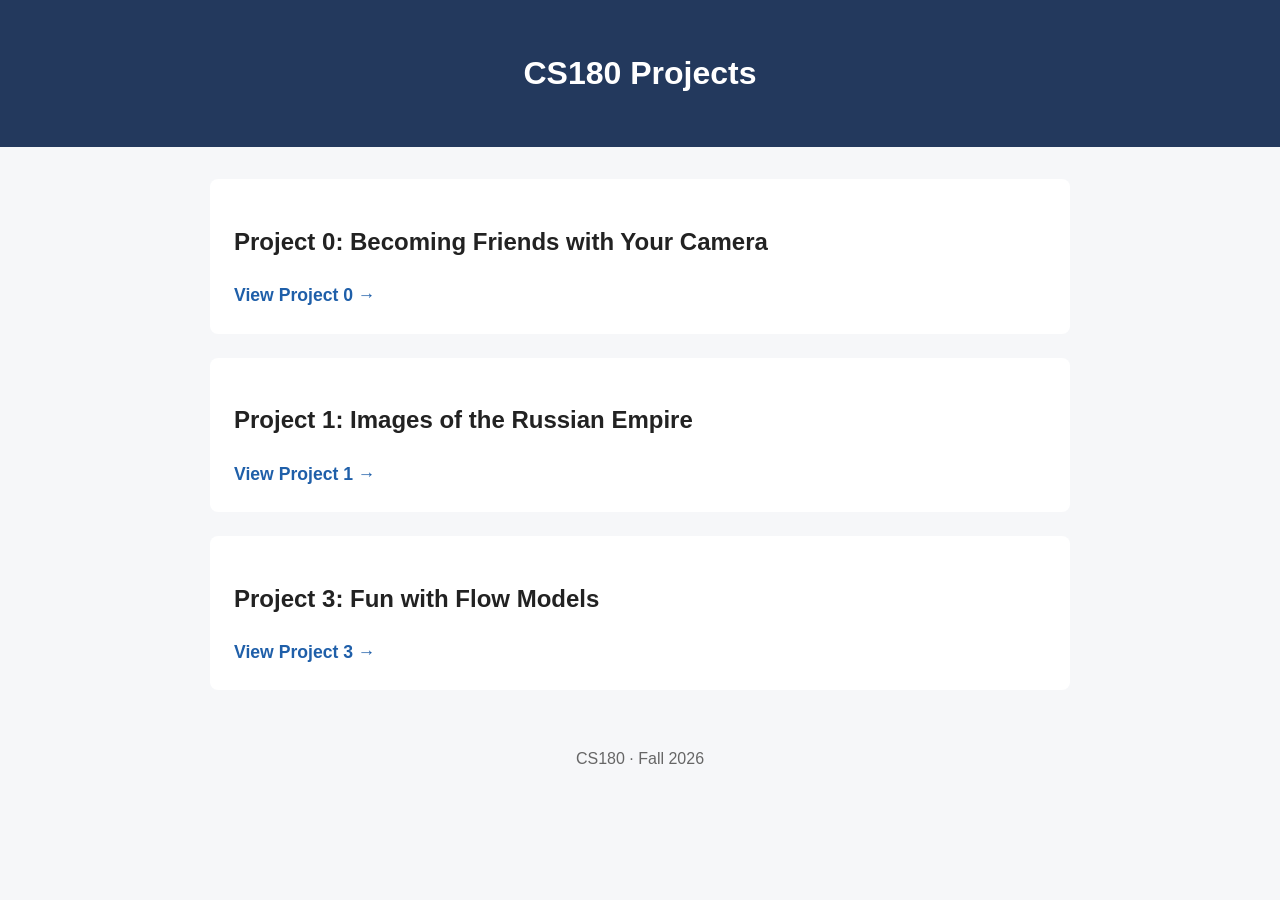
<file: index.html>
<!DOCTYPE html>
<html lang="en">
<head>
    <meta charset="UTF-8">
    <meta name="viewport" content="width=device-width, initial-scale=1.0">

    <title>CS180 Projects</title>
    <link rel="stylesheet" href="./style.css">
</head>

<body>
    <header>
        <h1>CS180 Projects</h1>
    </header>

    <main>
        <article class="card">
            <h2>Project 0: Becoming Friends with Your Camera</h2>
            <a class="project-link" href="./1/">
                View Project 0 →
            </a>
        </article>

        <article class="card">
            <h2>Project 1: Images of the Russian Empire</h2>
            <a class="project-link" href="./proj1/">
                View Project 1 →
            </a>
        </article>
        <article class="card">
            <h2>Project 3: Fun with Flow Models</h2>
            <a class="project-link" href="./proj3/">
                View Project 3 →
            </a>
        </article>
    </main>

    <footer>
        CS180 · Fall 2026
    </footer>
</body>
</html>
</file>
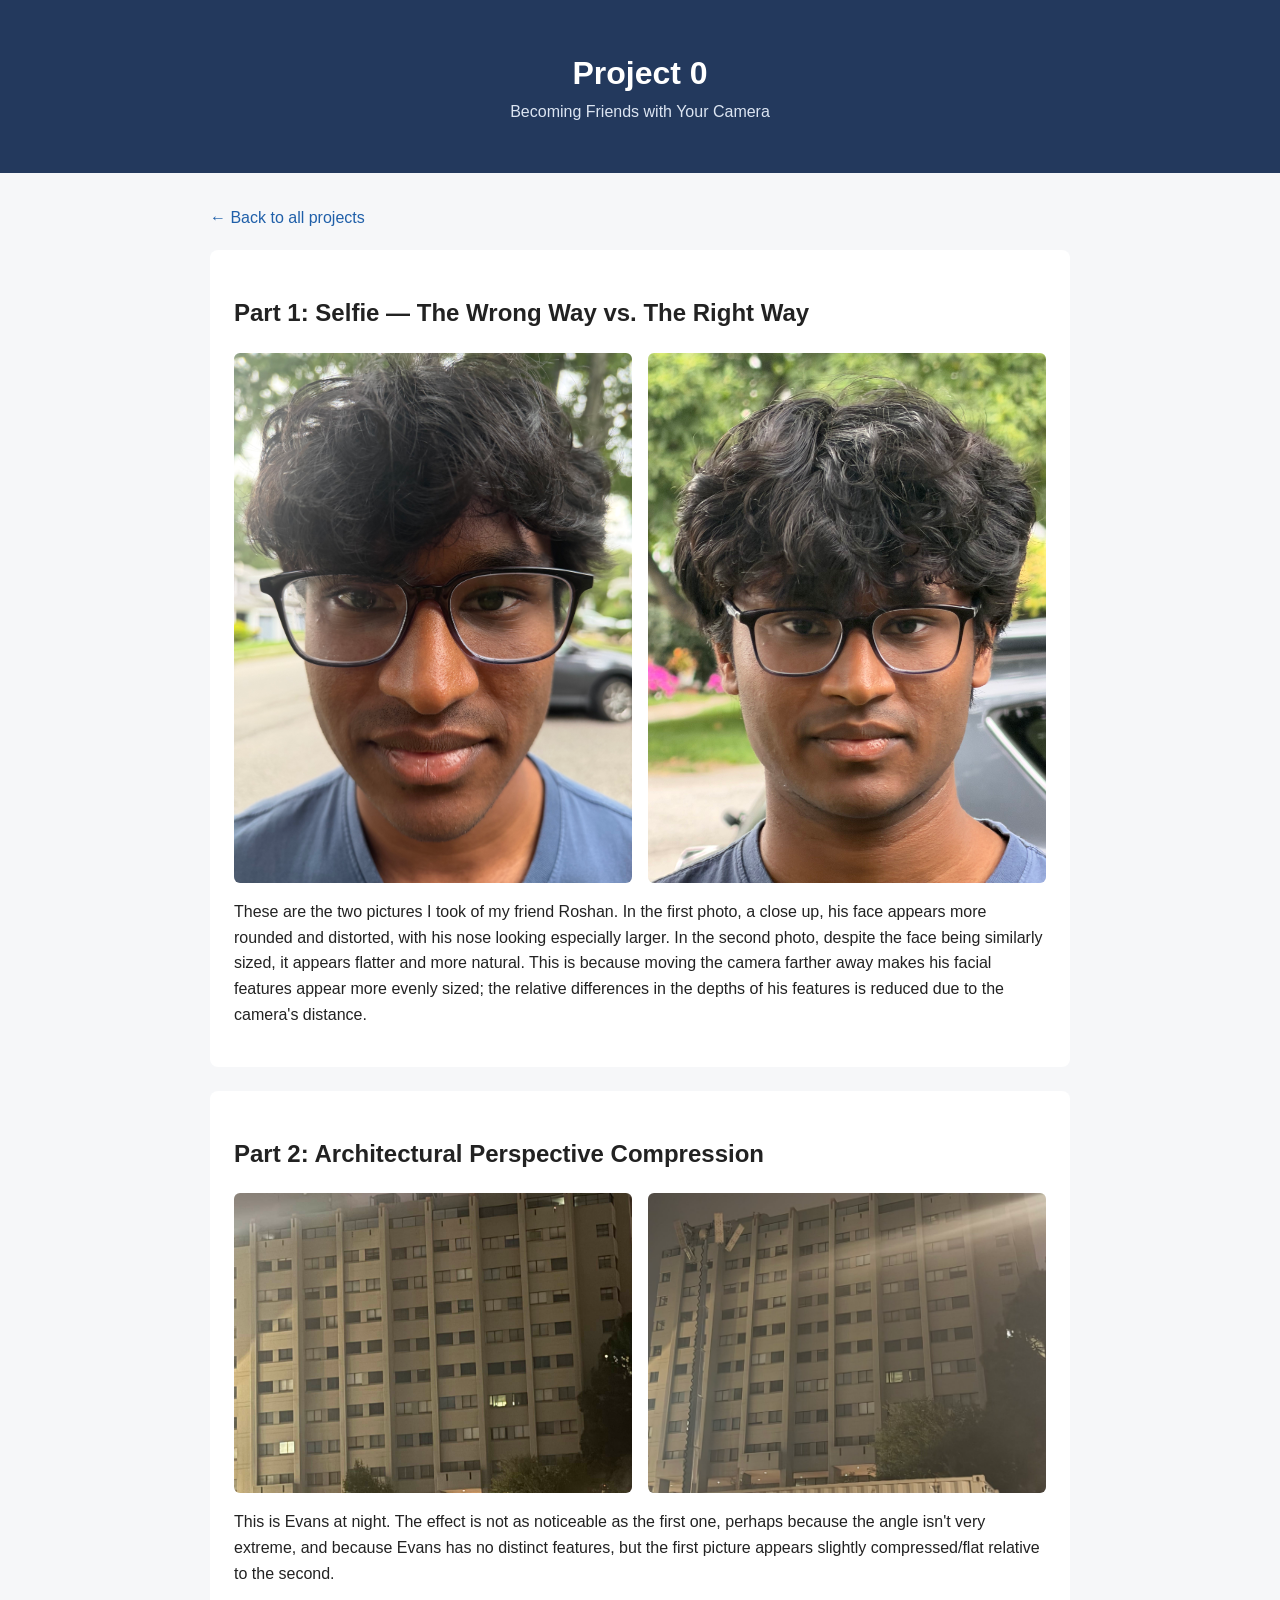
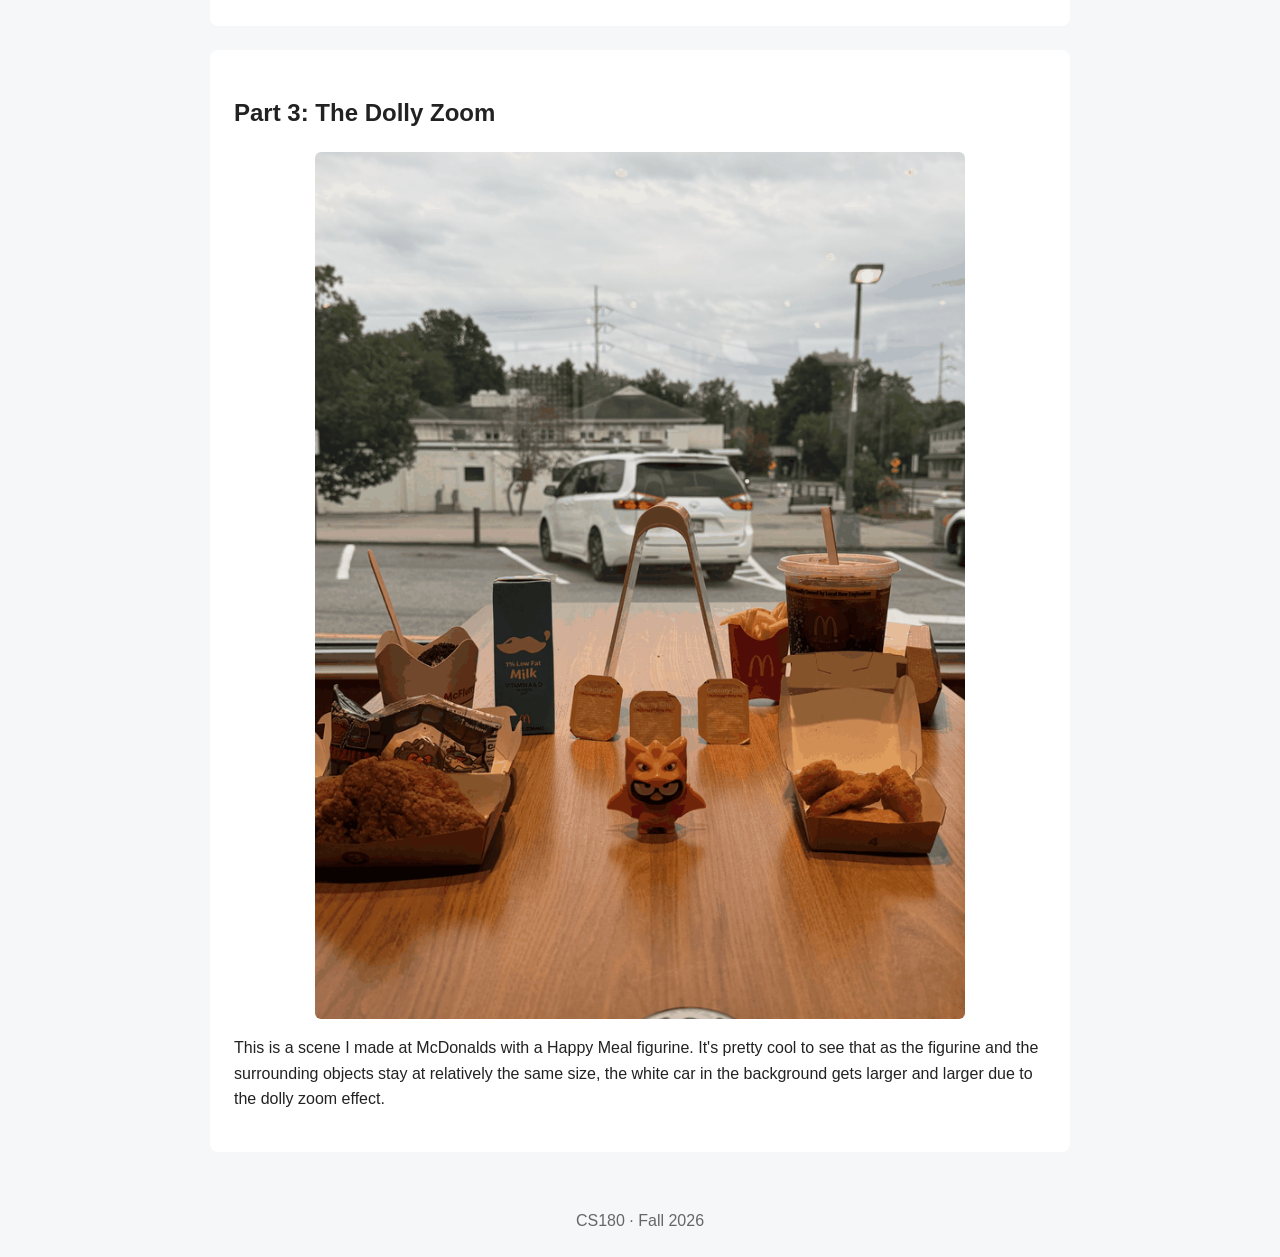
<file: 1/index.html>
<!DOCTYPE html>
<html lang="en">
<head>
    <meta charset="UTF-8">
    <meta name="viewport" content="width=device-width, initial-scale=1.0">

    <title>Project 0 | CS180</title>
    <link rel="stylesheet" href="../style.css?v=3">
</head>

<body>
    <header>
        <h1>Project 0</h1>
        <p>Becoming Friends with Your Camera</p>
    </header>

    <main>
        <a class="back-link" href="../">← Back to all projects</a>

        <section>
            <h2>Part 1: Selfie — The Wrong Way vs. The Right Way</h2>

            <div class="image-grid">
                <figure>
                    <img
                        src="./media/selfie-close.jpg"
                        alt="Portrait taken from close up"
                    >
                </figure>

                <figure>
                    <img
                        src="./media/selfie-zoomed.jpg"
                        alt="Portrait taken from farther away with zoom"
                    >
                </figure>
            </div>

            <p>
                These are the two pictures I took of my friend Roshan. In the
                first photo, a close up, his face appears more rounded and
                distorted, with his nose looking especially larger. In the
                second photo, despite the face being similarly sized, it
                appears flatter and more natural. This is because moving the
                camera farther away makes his facial features appear more
                evenly sized; the relative differences in the depths of his
                features is reduced due to the camera's distance.
            </p>
        </section>

        <section>
            <h2>Part 2: Architectural Perspective Compression</h2>

            <div class="image-grid architecture-grid">
                <figure>
                    <img
                        src="./media/architectural-zoomed.jpg"
                        alt="Building photographed from farther away with zoom"
                    >
                </figure>

                <figure>
                    <img
                        src="./media/architectural-close.jpg"
                        alt="Building photographed from closer without zoom"
                    >
                </figure>
            </div>

            <p>
                This is Evans at night. The effect is not as noticeable as the
                first one, perhaps because the angle isn't very extreme, and because Evans has no distinct features, but
                the first picture appears slightly compressed/flat relative to the second.
            </p>
        </section>

        <section>
            <h2>Part 3: The Dolly Zoom</h2>

            <figure>
                <img
                    src="./media/dolly-zoom.gif"
                    alt="Animated dolly zoom"
                >
            </figure>

            <p>
                This is a scene I made at McDonalds with a Happy Meal
                figurine. It's pretty cool to see that as the figurine and the
                surrounding objects stay at relatively the same size, the
                white car in the background gets larger and larger due to the
                dolly zoom effect.
            </p>
        </section>
    </main>

    <footer>
        CS180 · Fall 2026
    </footer>
</body>
</html>
</file>
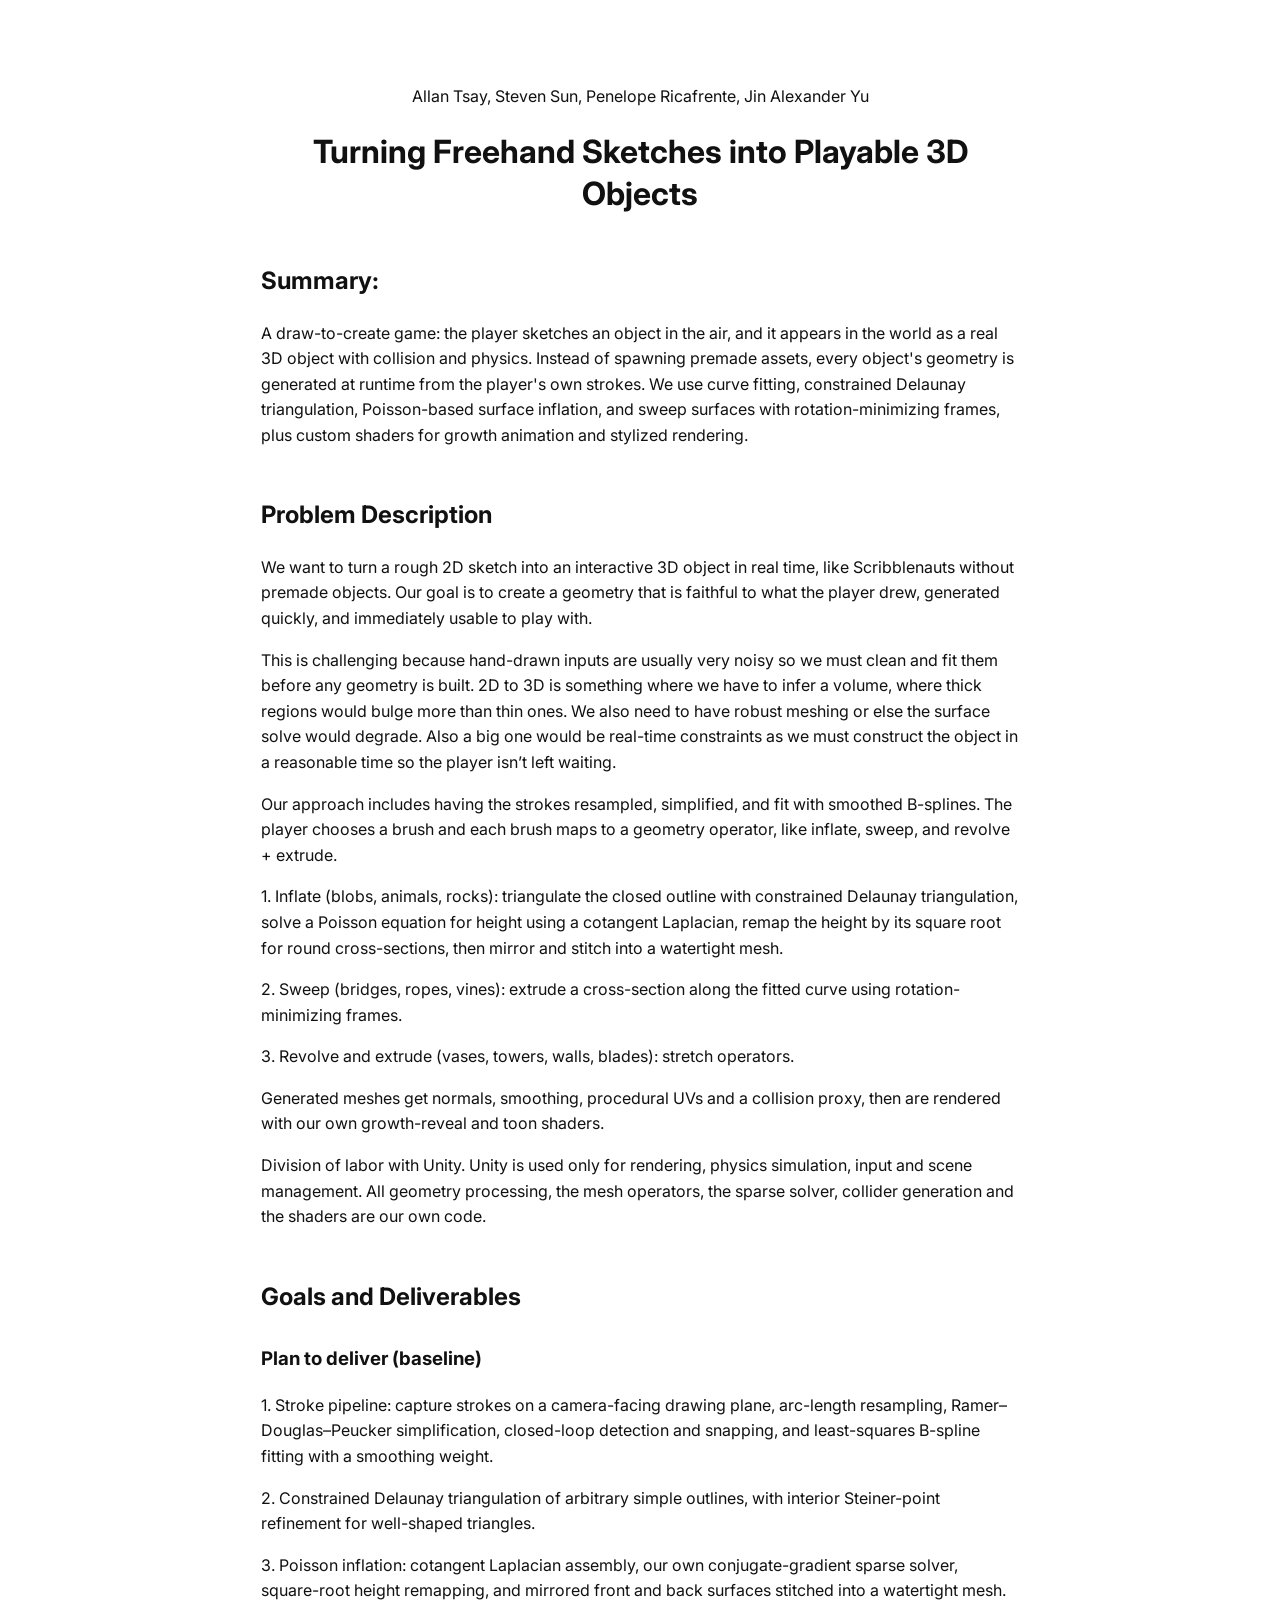
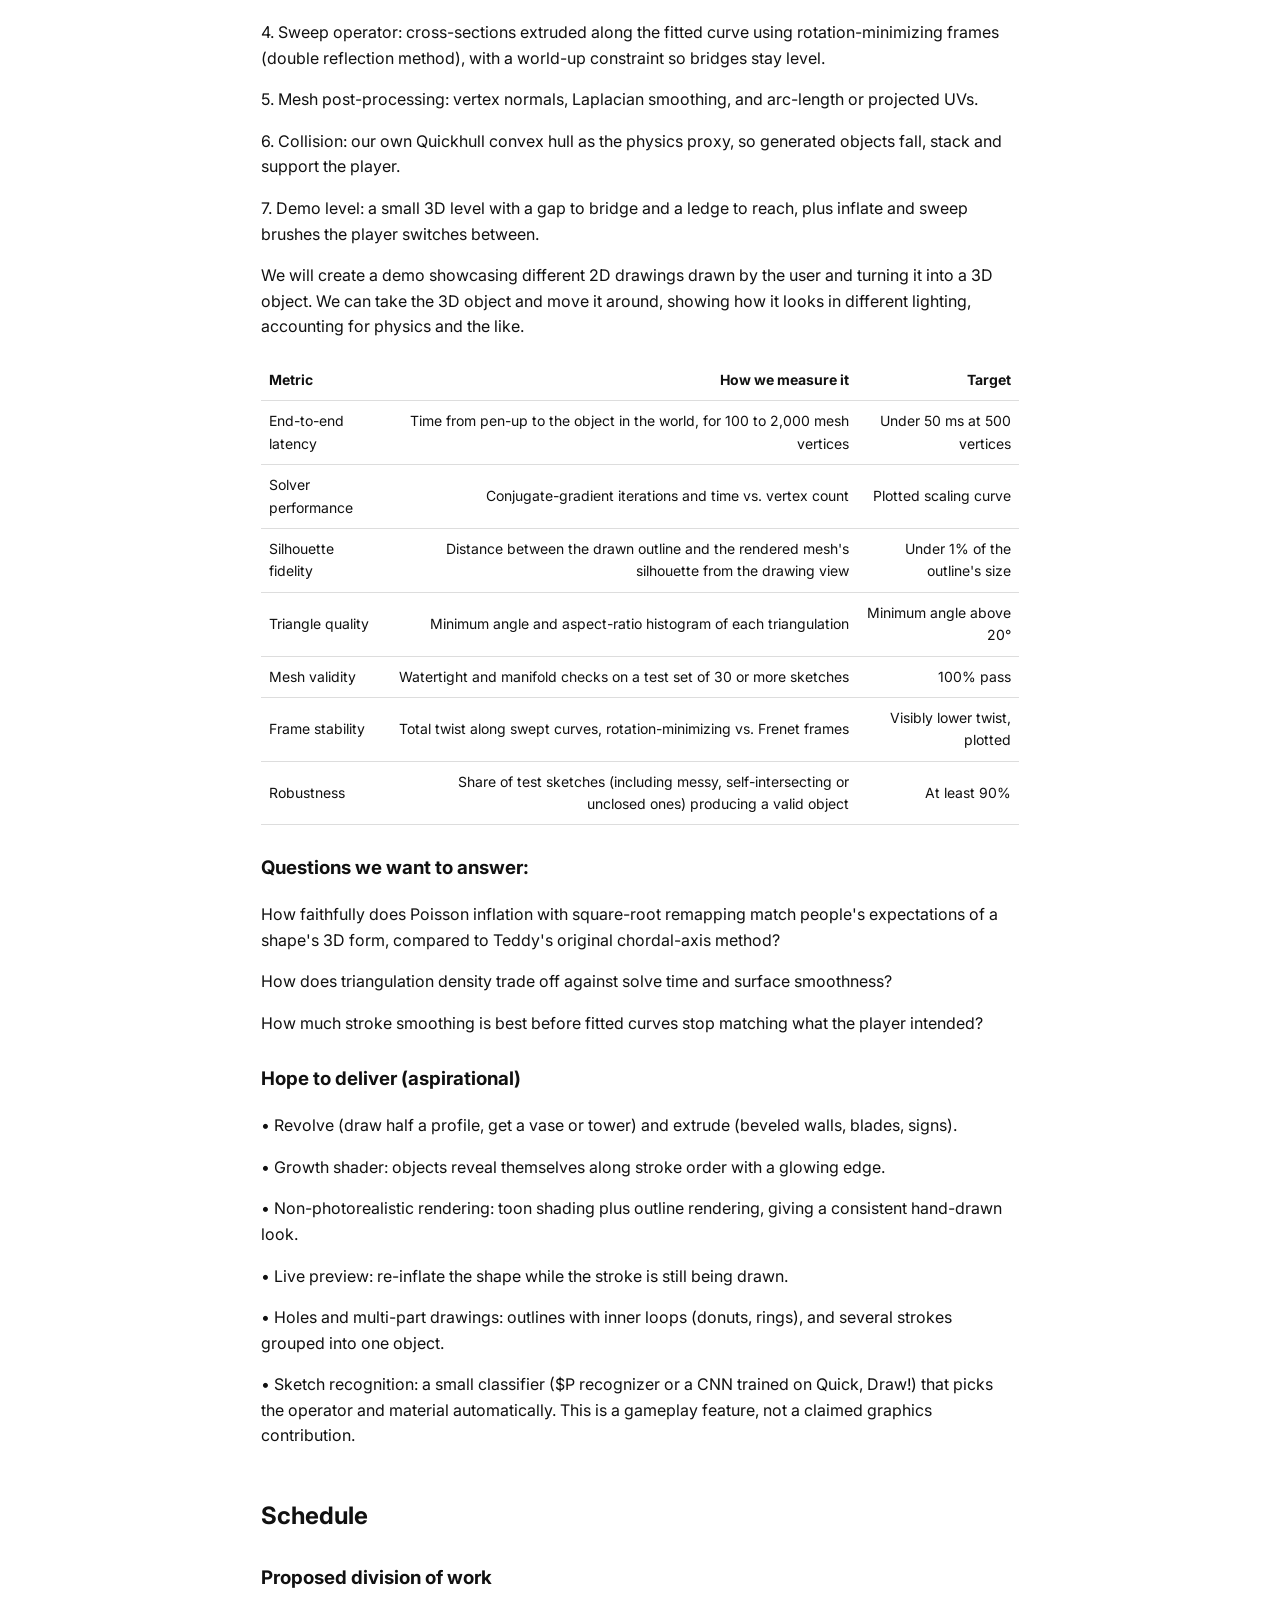
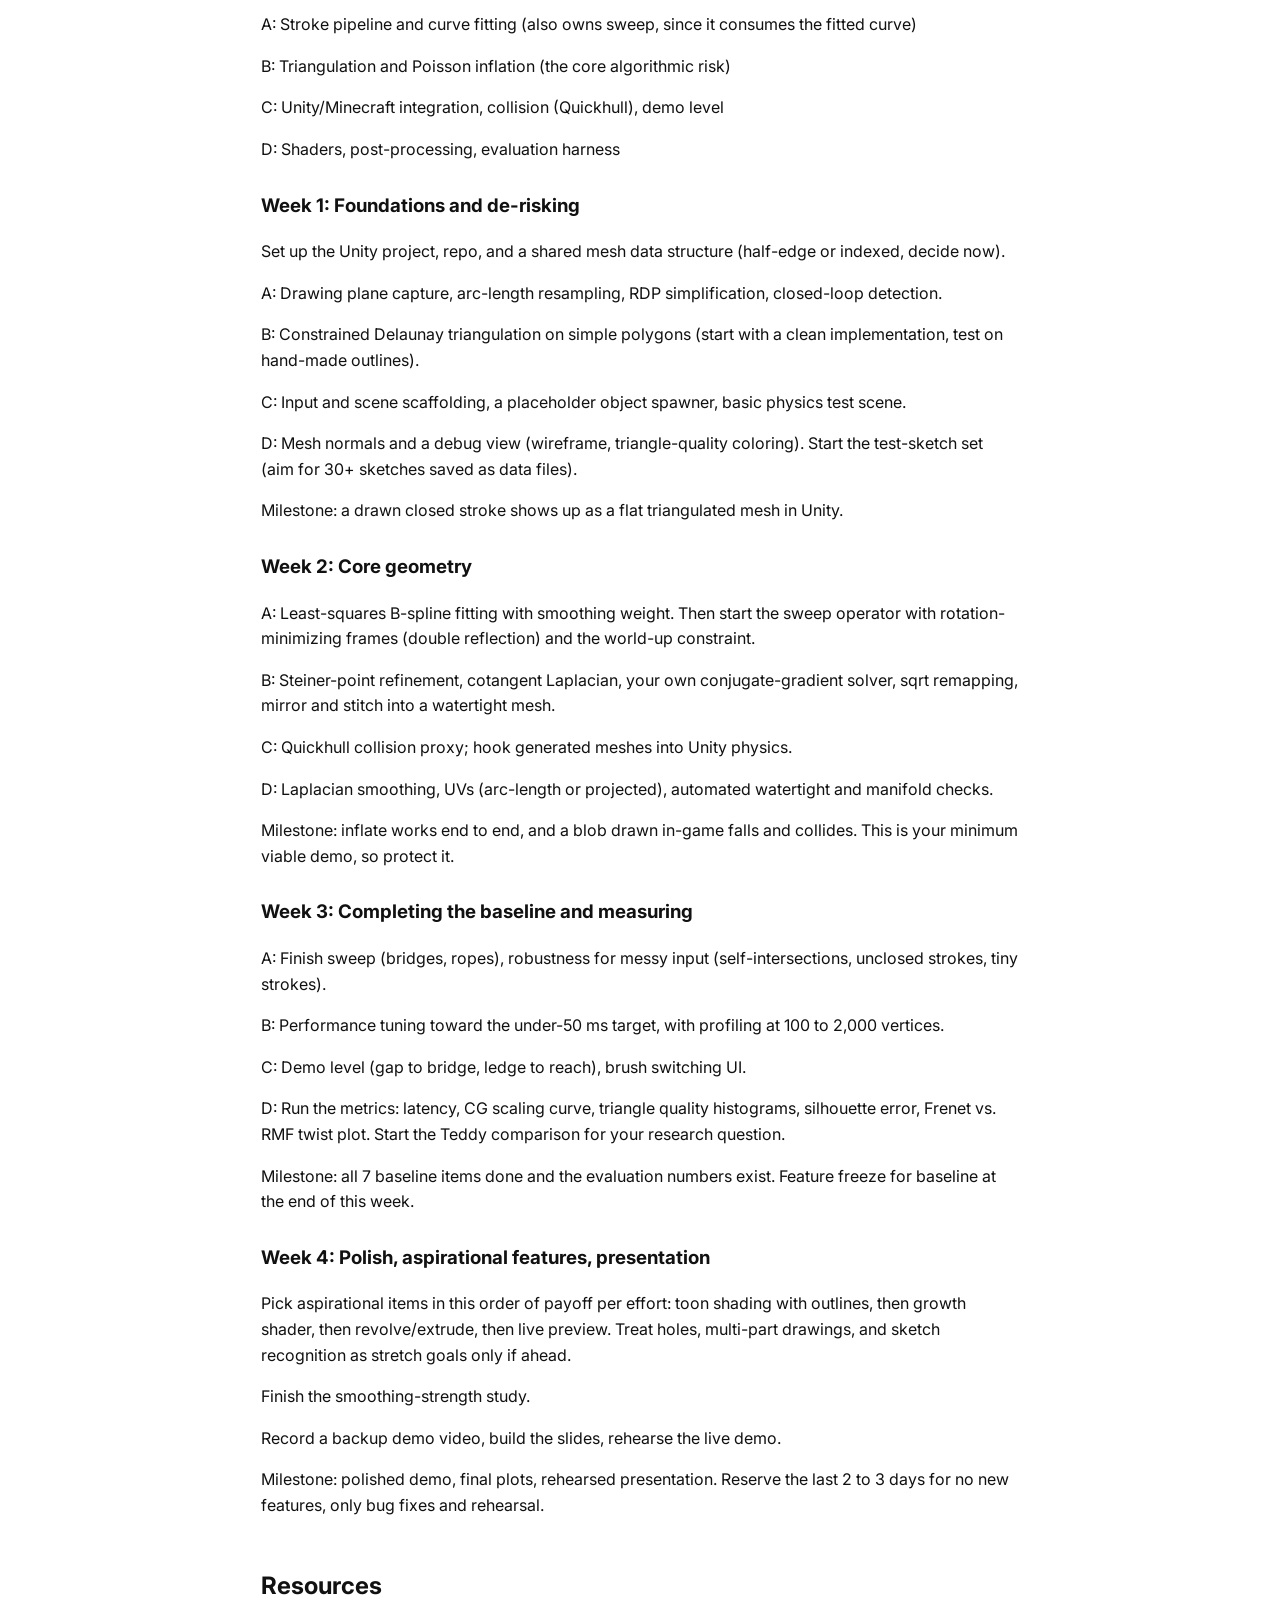
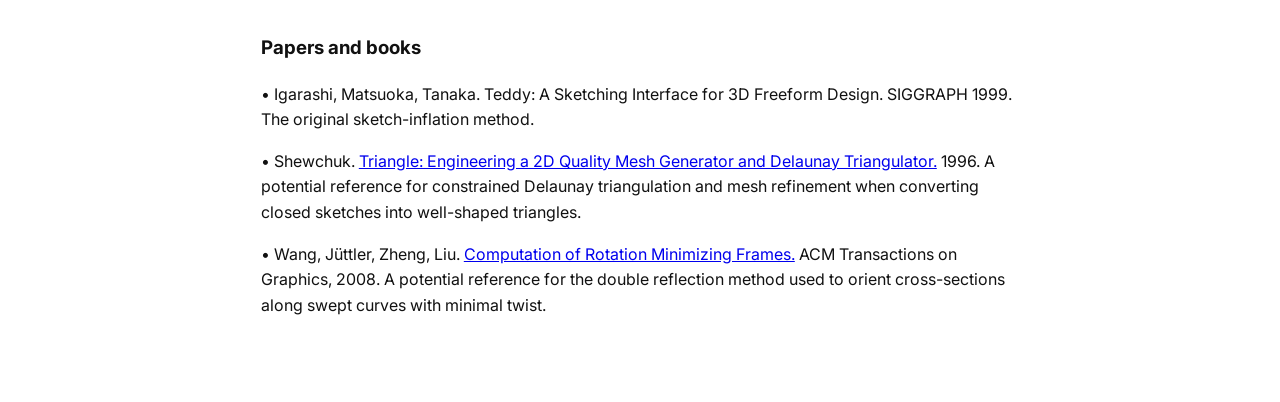
<file: cs184-proposal/index.html>
<!DOCTYPE html>
<html lang="en">
<head>
<meta charset="utf-8">
<meta name="viewport" content="width=device-width, initial-scale=1">
<title>Turning Freehand Sketches into Playable 3D Objects</title>
<link href="https://fonts.googleapis.com/css2?family=Inter:wght@400;600&display=swap" rel="stylesheet">
<style>
body { font-family: 'Inter', sans-serif; line-height: 1.6; color: #111; }
h1 { text-align: center; line-height: 1.3; }
.container { margin: 0 auto; padding: 60px 20%; }
h2 { margin-top: 48px; }
h3 { margin-top: 28px; }
figure { text-align: center; margin: 16px 0 24px; }
img { display: block; width: 100%; height: auto; }
figcaption { font-size: 14px; line-height: 1.5; margin-top: 8px; }
.image-grid { display: grid; grid-template-columns: 1fr 1fr; gap: 16px; align-items: start; }
.settings { font-size: 14px; }
table { width: 100%; border-collapse: collapse; margin: 20px 0; font-size: 14px; }
th, td { padding: 9px 8px; border-bottom: 1px solid #ddd; text-align: right; }
th:first-child, td:first-child { text-align: left; }
a { overflow-wrap: anywhere; }
@media (max-width: 800px) { .container { padding: 32px 6%; } }
@media (max-width: 520px) { .image-grid { grid-template-columns: 1fr; } }
@media print {
 .container { padding: 0; }
 figure, tr { break-inside: avoid; }
 h2, h3 { break-after: avoid; }
 .image-grid { break-inside: avoid; }
}
</style>
</head>
<body><main class="container">
<p style="text-align: center;">Allan Tsay, Steven Sun, Penelope Ricafrente, Jin Alexander Yu</p>
<h1>Turning Freehand Sketches into Playable 3D Objects</h1>
<h2>Summary:</h2>
<p>A draw-to-create game: the player sketches an object in the air, and it appears in the world as a real 3D object with collision and physics. Instead of spawning premade assets, every object&#x27;s geometry is generated at runtime from the player&#x27;s own strokes. We use curve fitting, constrained Delaunay triangulation, Poisson-based surface inflation, and sweep surfaces with rotation-minimizing frames, plus custom shaders for growth animation and stylized rendering.</p>
<h2>Problem Description</h2>
<p>We want to turn a rough 2D sketch into an interactive 3D object in real time, like Scribblenauts without premade objects. Our goal is to create a geometry that is faithful to what the player drew, generated quickly, and immediately usable to play with.</p>
<p>This is challenging because hand-drawn inputs are usually very noisy so we must clean and fit them before any geometry is built. 2D to 3D is something where we have to infer a volume, where thick regions would bulge more than thin ones. We also need to have robust meshing or else the surface solve would degrade. Also a big one would be real-time constraints as we must construct the object in a reasonable time so the player isn’t left waiting.</p>
<p>Our approach includes having the strokes resampled, simplified, and fit with smoothed B-splines. The player chooses a brush and each brush maps to a geometry operator, like inflate, sweep, and revolve + extrude.</p>
<p>1. Inflate (blobs, animals, rocks): triangulate the closed outline with constrained Delaunay triangulation, solve a Poisson equation for height using a cotangent Laplacian, remap the height by its square root for round cross-sections, then mirror and stitch into a watertight mesh.</p>
<p>2. Sweep (bridges, ropes, vines): extrude a cross-section along the fitted curve using rotation-minimizing frames.</p>
<p>3. Revolve and extrude (vases, towers, walls, blades): stretch operators.</p>
<p>Generated meshes get normals, smoothing, procedural UVs and a collision proxy, then are rendered with our own growth-reveal and toon shaders.</p>
<p>Division of labor with Unity. Unity is used only for rendering, physics simulation, input and scene management. All geometry processing, the mesh operators, the sparse solver, collider generation and the shaders are our own code.</p>
<h2>Goals and Deliverables</h2>
<h3>Plan to deliver (baseline)</h3>
<p>1. Stroke pipeline: capture strokes on a camera-facing drawing plane, arc-length resampling, Ramer–Douglas–Peucker simplification, closed-loop detection and snapping, and least-squares B-spline fitting with a smoothing weight.</p>
<p>2. Constrained Delaunay triangulation of arbitrary simple outlines, with interior Steiner-point refinement for well-shaped triangles.</p>
<p>3. Poisson inflation: cotangent Laplacian assembly, our own conjugate-gradient sparse solver, square-root height remapping, and mirrored front and back surfaces stitched into a watertight mesh.</p>
<p>4. Sweep operator: cross-sections extruded along the fitted curve using rotation-minimizing frames (double reflection method), with a world-up constraint so bridges stay level.</p>
<p>5. Mesh post-processing: vertex normals, Laplacian smoothing, and arc-length or projected UVs.</p>
<p>6. Collision: our own Quickhull convex hull as the physics proxy, so generated objects fall, stack and support the player.</p>
<p>7. Demo level: a small 3D level with a gap to bridge and a ledge to reach, plus inflate and sweep brushes the player switches between.</p>
<p>We will create a demo showcasing different 2D drawings drawn by the user and turning it into a 3D object. We can take the 3D object and move it around, showing how it looks in different lighting, accounting for physics and the like.</p>
<table><thead><tr><th>Metric</th><th>How we measure it</th><th>Target</th></tr></thead><tbody>
<tr><td>End-to-end latency</td><td>Time from pen-up to the object in the world, for 100 to 2,000 mesh vertices</td><td>Under 50 ms at 500 vertices</td></tr>
<tr><td>Solver performance</td><td>Conjugate-gradient iterations and time vs. vertex count</td><td>Plotted scaling curve</td></tr>
<tr><td>Silhouette fidelity</td><td>Distance between the drawn outline and the rendered mesh&#x27;s silhouette from the drawing view</td><td>Under 1% of the outline&#x27;s size</td></tr>
<tr><td>Triangle quality</td><td>Minimum angle and aspect-ratio histogram of each triangulation</td><td>Minimum angle above 20°</td></tr>
<tr><td>Mesh validity</td><td>Watertight and manifold checks on a test set of 30 or more sketches</td><td>100% pass</td></tr>
<tr><td>Frame stability</td><td>Total twist along swept curves, rotation-minimizing vs. Frenet frames</td><td>Visibly lower twist, plotted</td></tr>
<tr><td>Robustness</td><td>Share of test sketches (including messy, self-intersecting or unclosed ones) producing a valid object</td><td>At least 90%</td></tr>
</tbody></table>
<h3>Questions we want to answer:</h3>
<p>How faithfully does Poisson inflation with square-root remapping match people&#x27;s expectations of a shape&#x27;s 3D form, compared to Teddy&#x27;s original chordal-axis method?</p>
<p>How does triangulation density trade off against solve time and surface smoothness?</p>
<p>How much stroke smoothing is best before fitted curves stop matching what the player intended?</p>
<h3>Hope to deliver (aspirational)</h3>
<p>• Revolve (draw half a profile, get a vase or tower) and extrude (beveled walls, blades, signs).</p>
<p>• Growth shader: objects reveal themselves along stroke order with a glowing edge.</p>
<p>• Non-photorealistic rendering: toon shading plus outline rendering, giving a consistent hand-drawn look.</p>
<p>• Live preview: re-inflate the shape while the stroke is still being drawn.</p>
<p>• Holes and multi-part drawings: outlines with inner loops (donuts, rings), and several strokes grouped into one object.</p>
<p>• Sketch recognition: a small classifier ($P recognizer or a CNN trained on Quick, Draw!) that picks the operator and material automatically. This is a gameplay feature, not a claimed graphics contribution.</p>
<h2>Schedule</h2>
<h3>Proposed division of work</h3>
<p>A: Stroke pipeline and curve fitting (also owns sweep, since it consumes the fitted curve)</p>
<p>B: Triangulation and Poisson inflation (the core algorithmic risk)</p>
<p>C: Unity/Minecraft integration, collision (Quickhull), demo level</p>
<p>D: Shaders, post-processing, evaluation harness</p>
<h3>Week 1: Foundations and de-risking</h3>
<p>Set up the Unity project, repo, and a shared mesh data structure (half-edge or indexed, decide now).</p>
<p>A: Drawing plane capture, arc-length resampling, RDP simplification, closed-loop detection.</p>
<p>B: Constrained Delaunay triangulation on simple polygons (start with a clean implementation, test on hand-made outlines).</p>
<p>C: Input and scene scaffolding, a placeholder object spawner, basic physics test scene.</p>
<p>D: Mesh normals and a debug view (wireframe, triangle-quality coloring). Start the test-sketch set (aim for 30+ sketches saved as data files).</p>
<p>Milestone: a drawn closed stroke shows up as a flat triangulated mesh in Unity.</p>
<h3>Week 2: Core geometry</h3>
<p>A: Least-squares B-spline fitting with smoothing weight. Then start the sweep operator with rotation-minimizing frames (double reflection) and the world-up constraint.</p>
<p>B: Steiner-point refinement, cotangent Laplacian, your own conjugate-gradient solver, sqrt remapping, mirror and stitch into a watertight mesh.</p>
<p>C: Quickhull collision proxy; hook generated meshes into Unity physics.</p>
<p>D: Laplacian smoothing, UVs (arc-length or projected), automated watertight and manifold checks.</p>
<p>Milestone: inflate works end to end, and a blob drawn in-game falls and collides. This is your minimum viable demo, so protect it.</p>
<h3>Week 3: Completing the baseline and measuring</h3>
<p>A: Finish sweep (bridges, ropes), robustness for messy input (self-intersections, unclosed strokes, tiny strokes).</p>
<p>B: Performance tuning toward the under-50 ms target, with profiling at 100 to 2,000 vertices.</p>
<p>C: Demo level (gap to bridge, ledge to reach), brush switching UI.</p>
<p>D: Run the metrics: latency, CG scaling curve, triangle quality histograms, silhouette error, Frenet vs. RMF twist plot. Start the Teddy comparison for your research question.</p>
<p>Milestone: all 7 baseline items done and the evaluation numbers exist. Feature freeze for baseline at the end of this week.</p>
<h3>Week 4: Polish, aspirational features, presentation</h3>
<p>Pick aspirational items in this order of payoff per effort: toon shading with outlines, then growth shader, then revolve/extrude, then live preview. Treat holes, multi-part drawings, and sketch recognition as stretch goals only if ahead.</p>
<p>Finish the smoothing-strength study.</p>
<p>Record a backup demo video, build the slides, rehearse the live demo.</p>
<p>Milestone: polished demo, final plots, rehearsed presentation. Reserve the last 2 to 3 days for no new features, only bug fixes and rehearsal.</p>
<h2>Resources</h2>
<h3>Papers and books</h3>
<p>• Igarashi, Matsuoka, Tanaka. Teddy: A Sketching Interface for 3D Freeform Design. SIGGRAPH 1999. The original sketch-inflation method.</p>
<p>• Shewchuk. <a href="https://www.cs.cmu.edu/~quake/tripaper/triangle0.html">Triangle: Engineering a 2D Quality Mesh Generator and Delaunay Triangulator.</a> 1996. A potential reference for constrained Delaunay triangulation and mesh refinement when converting closed sketches into well-shaped triangles.</p>
<p>• Wang, Jüttler, Zheng, Liu. <a href="https://www.microsoft.com/en-us/research/wp-content/uploads/2016/12/Computation-of-rotation-minimizing-frames.pdf">Computation of Rotation Minimizing Frames.</a> ACM Transactions on Graphics, 2008. A potential reference for the double reflection method used to orient cross-sections along swept curves with minimal twist.</p>
</main></body>
</html>
</file>
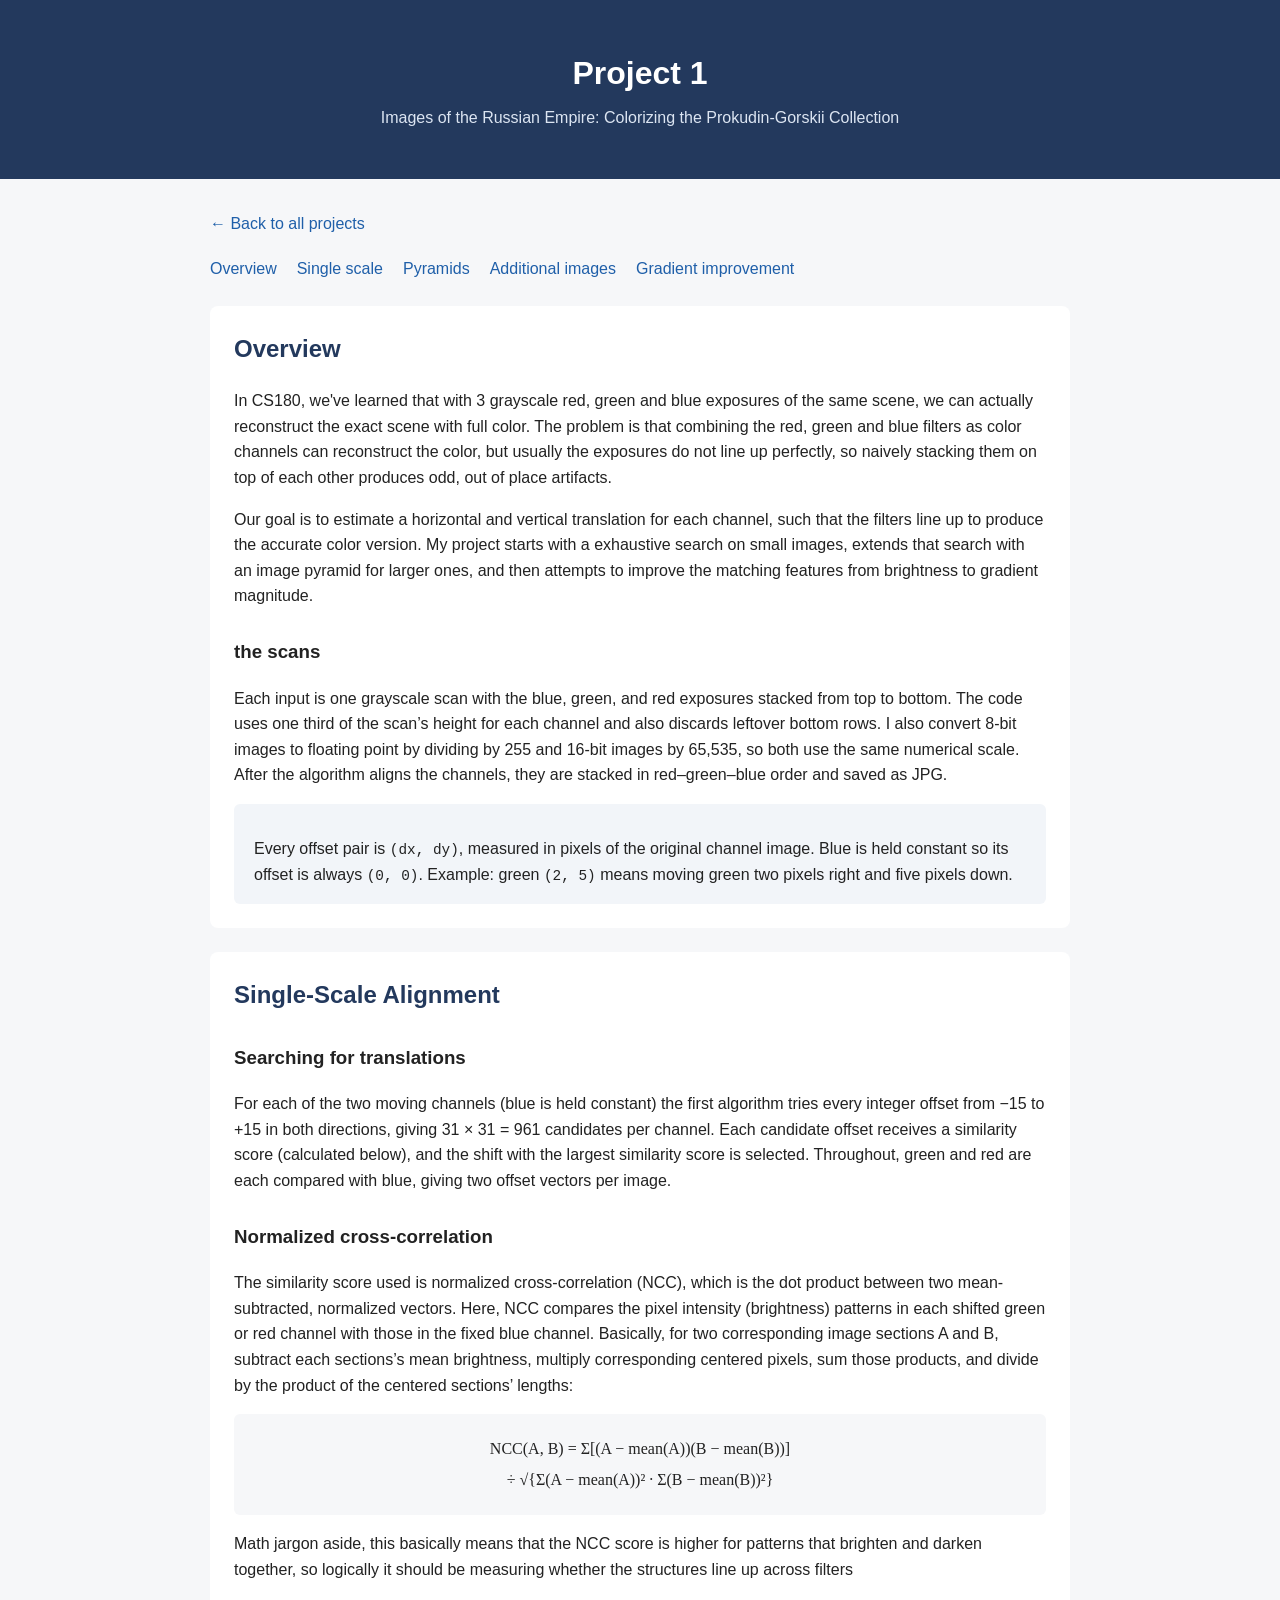
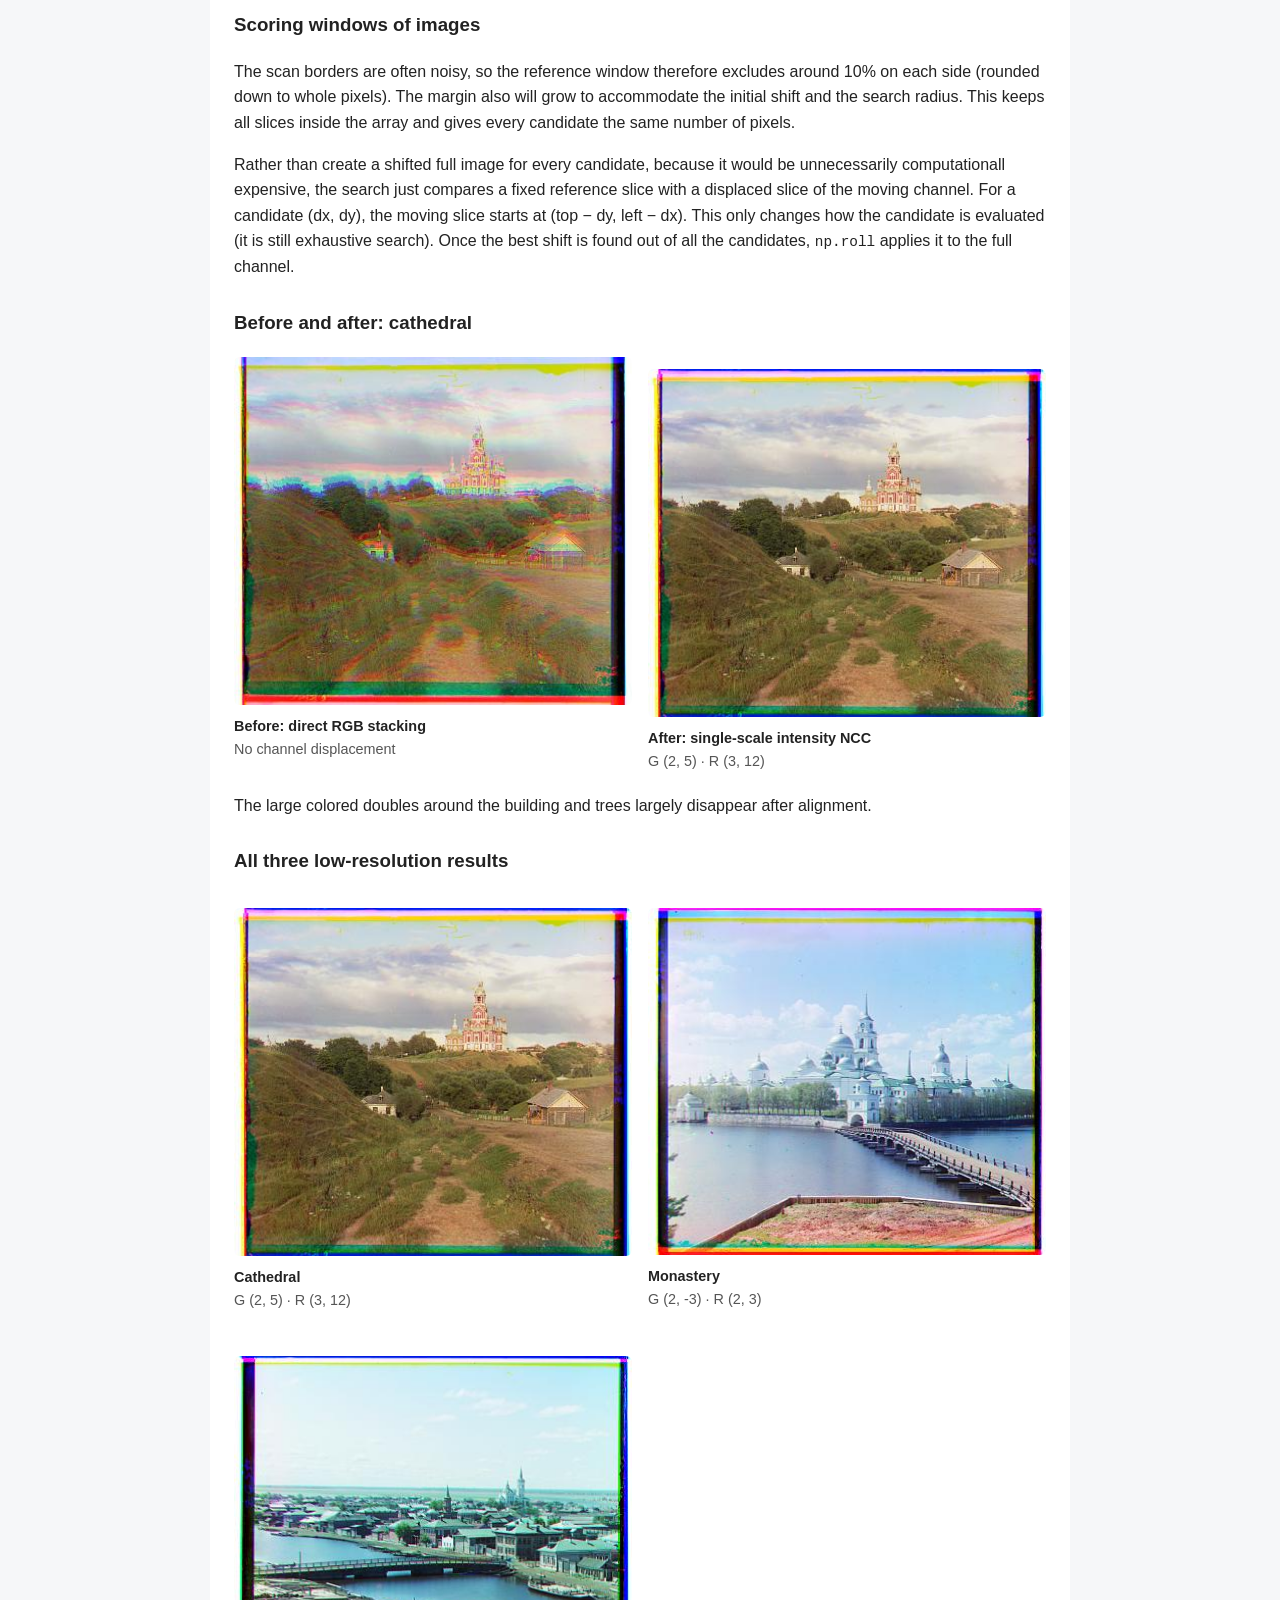
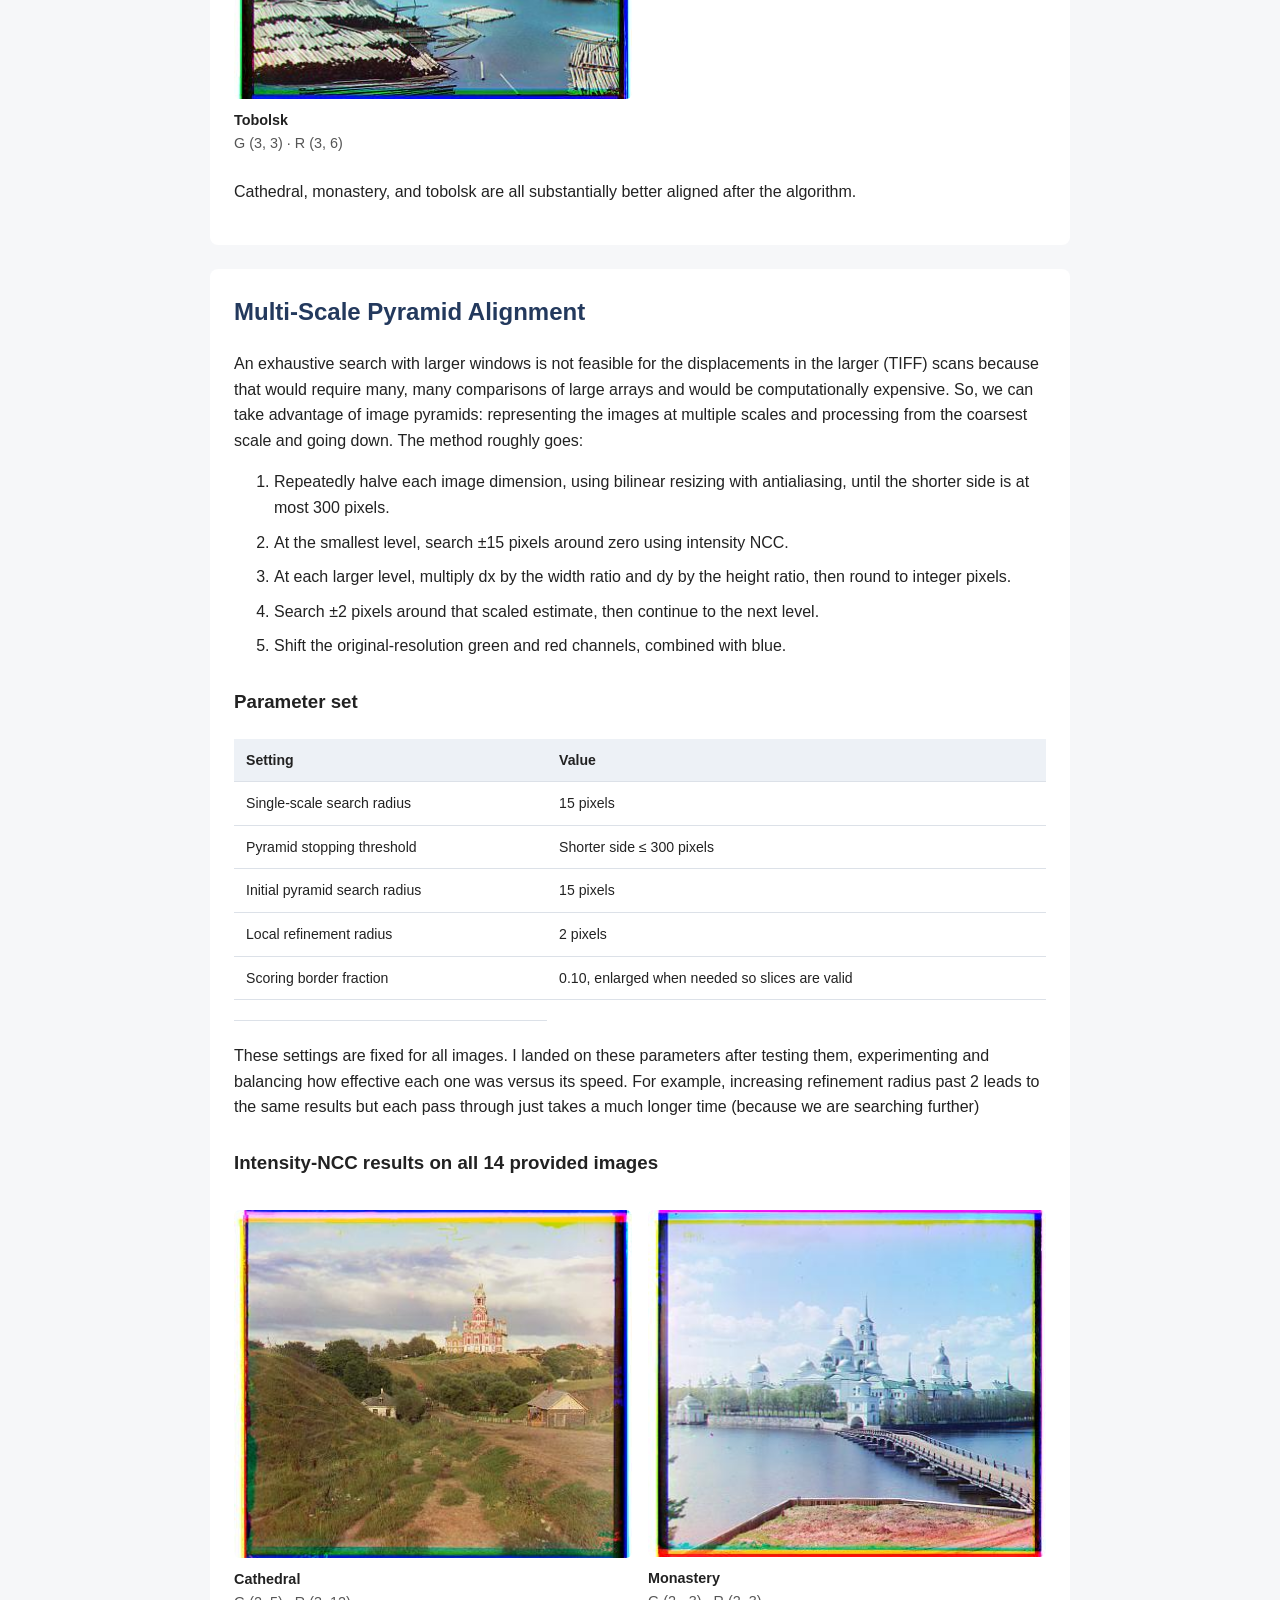
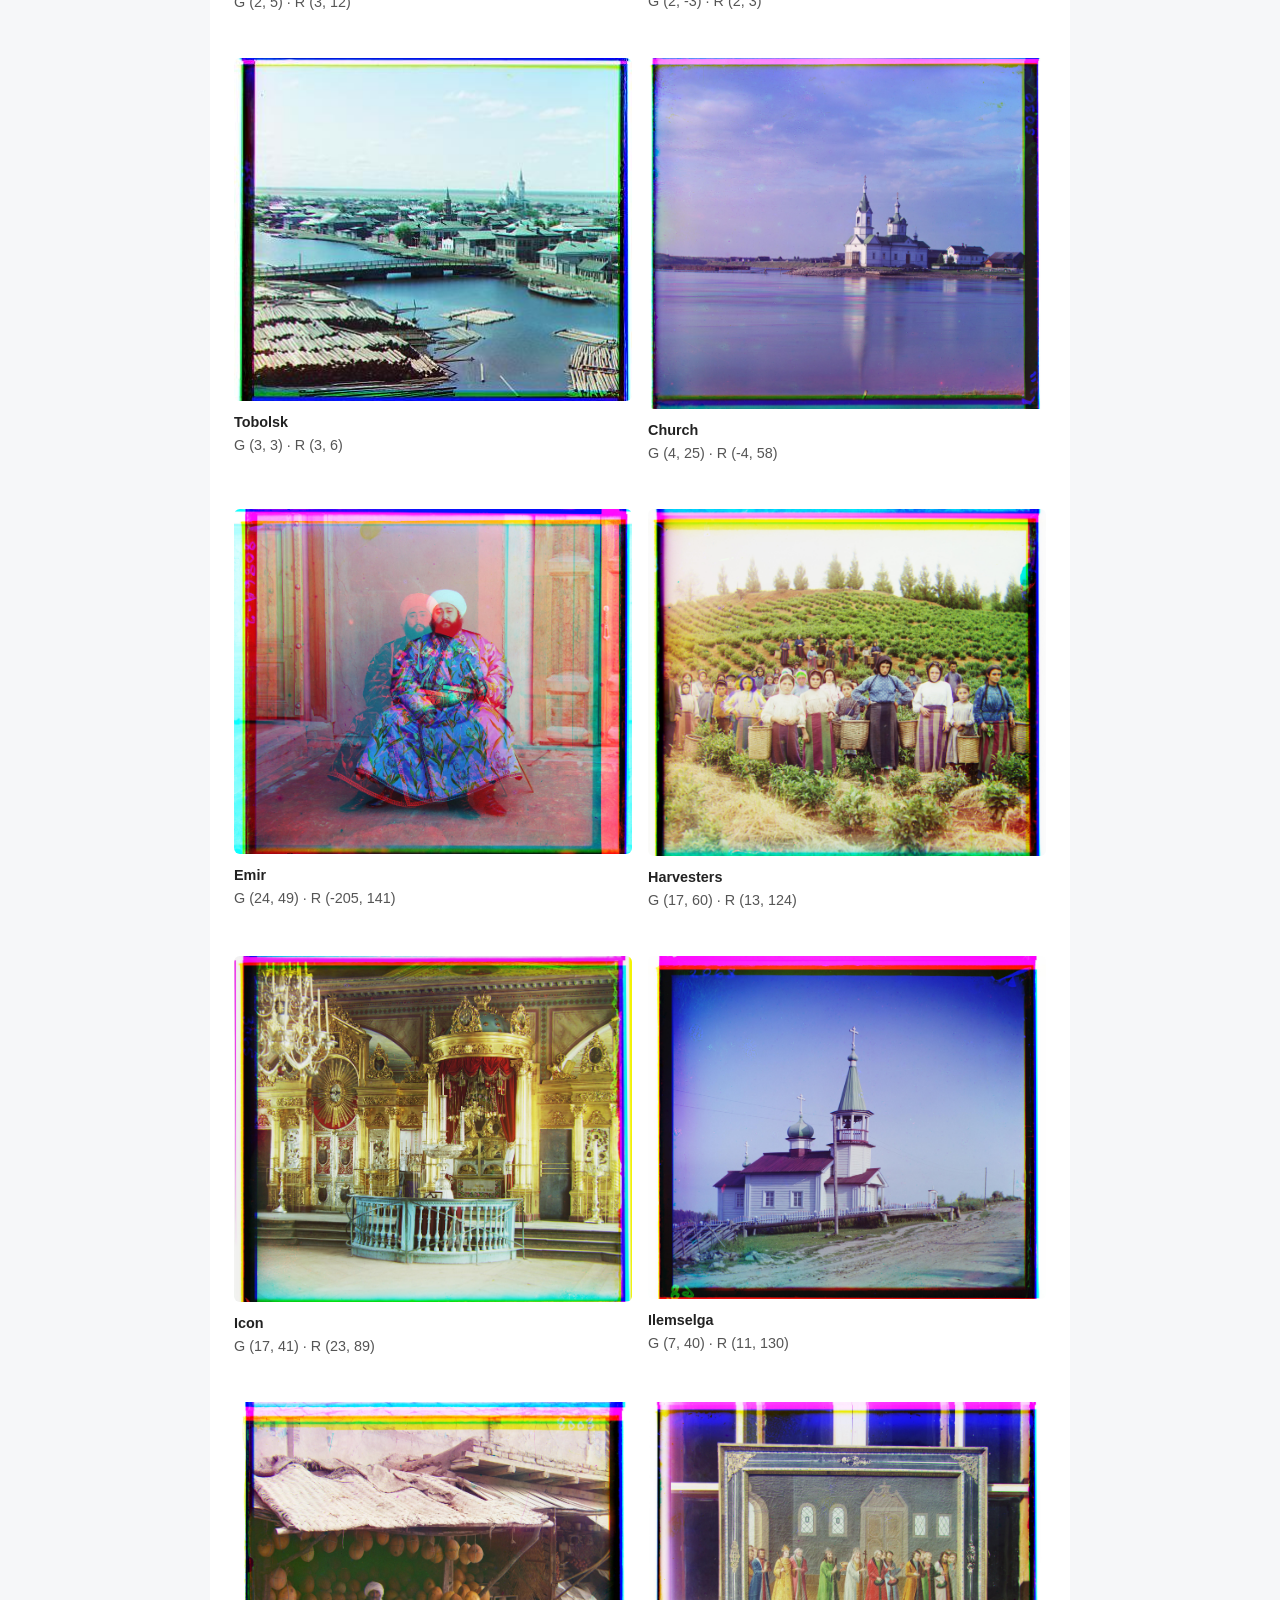
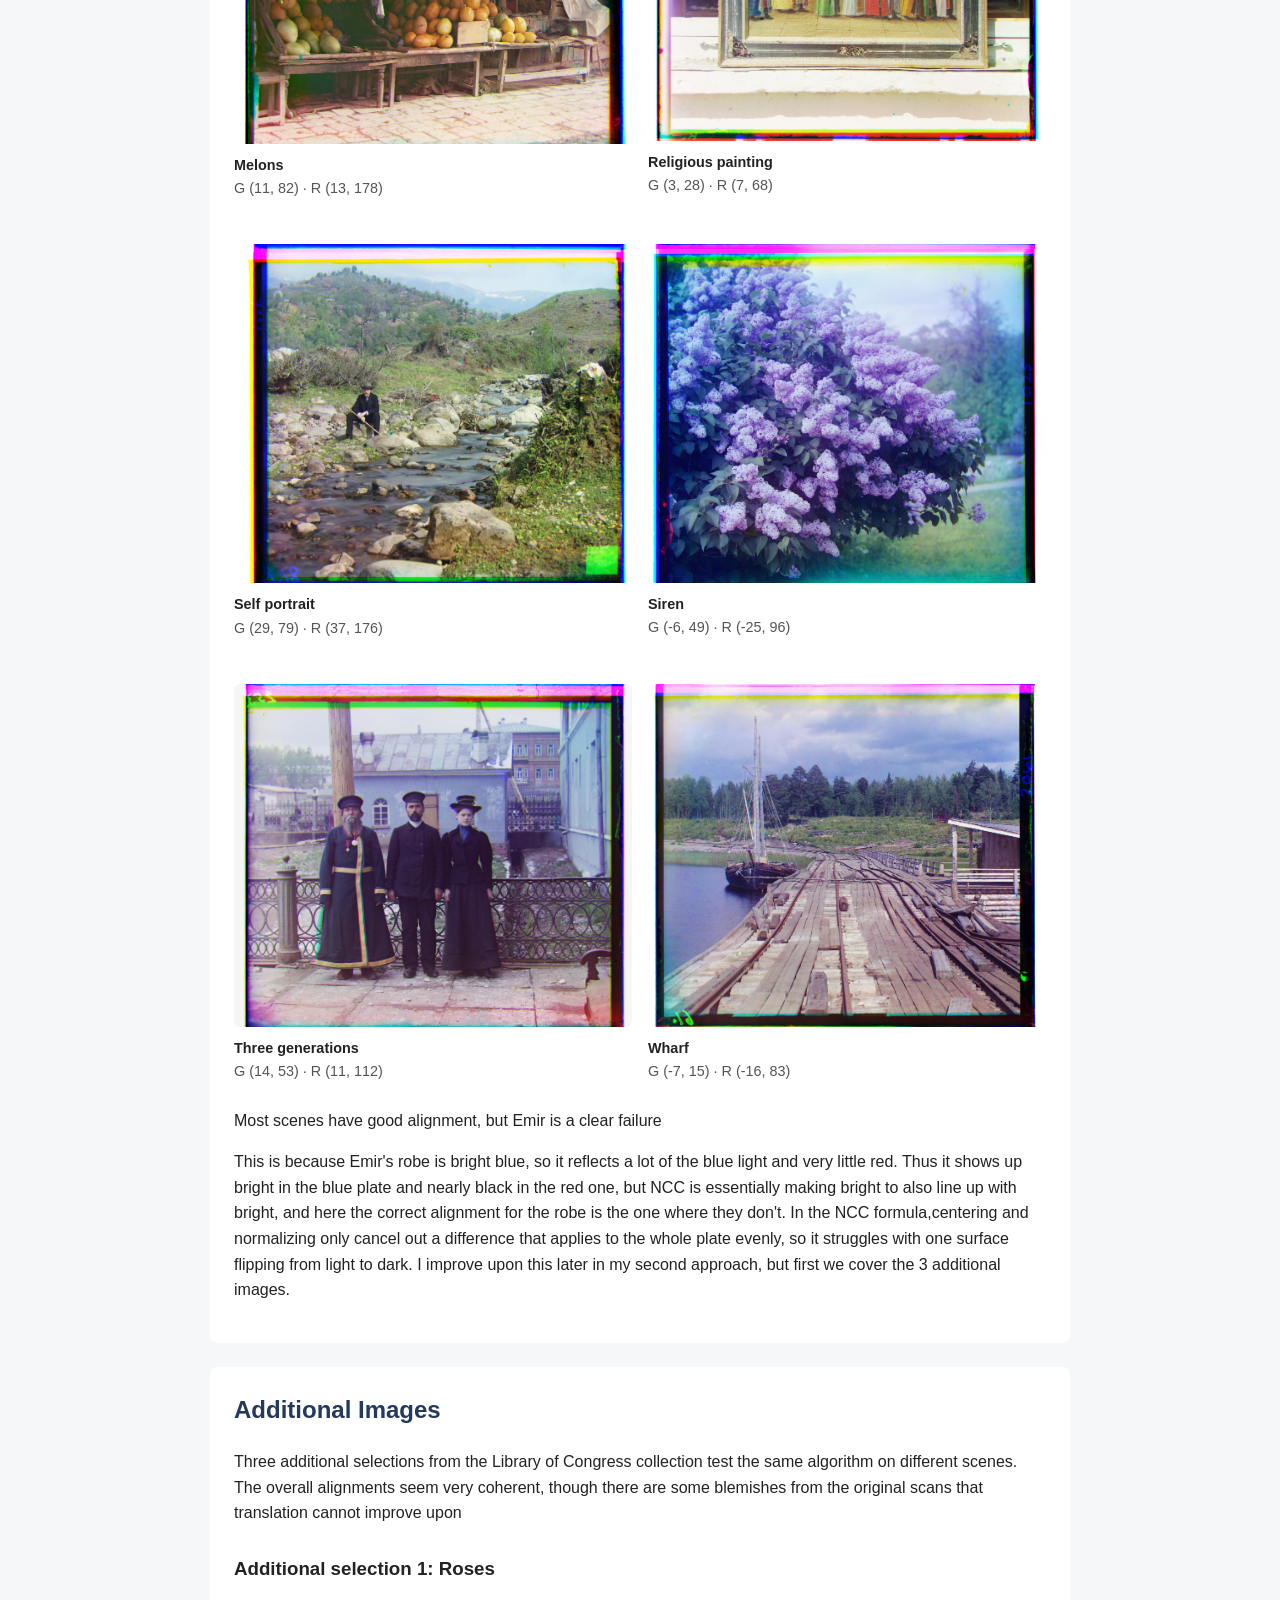
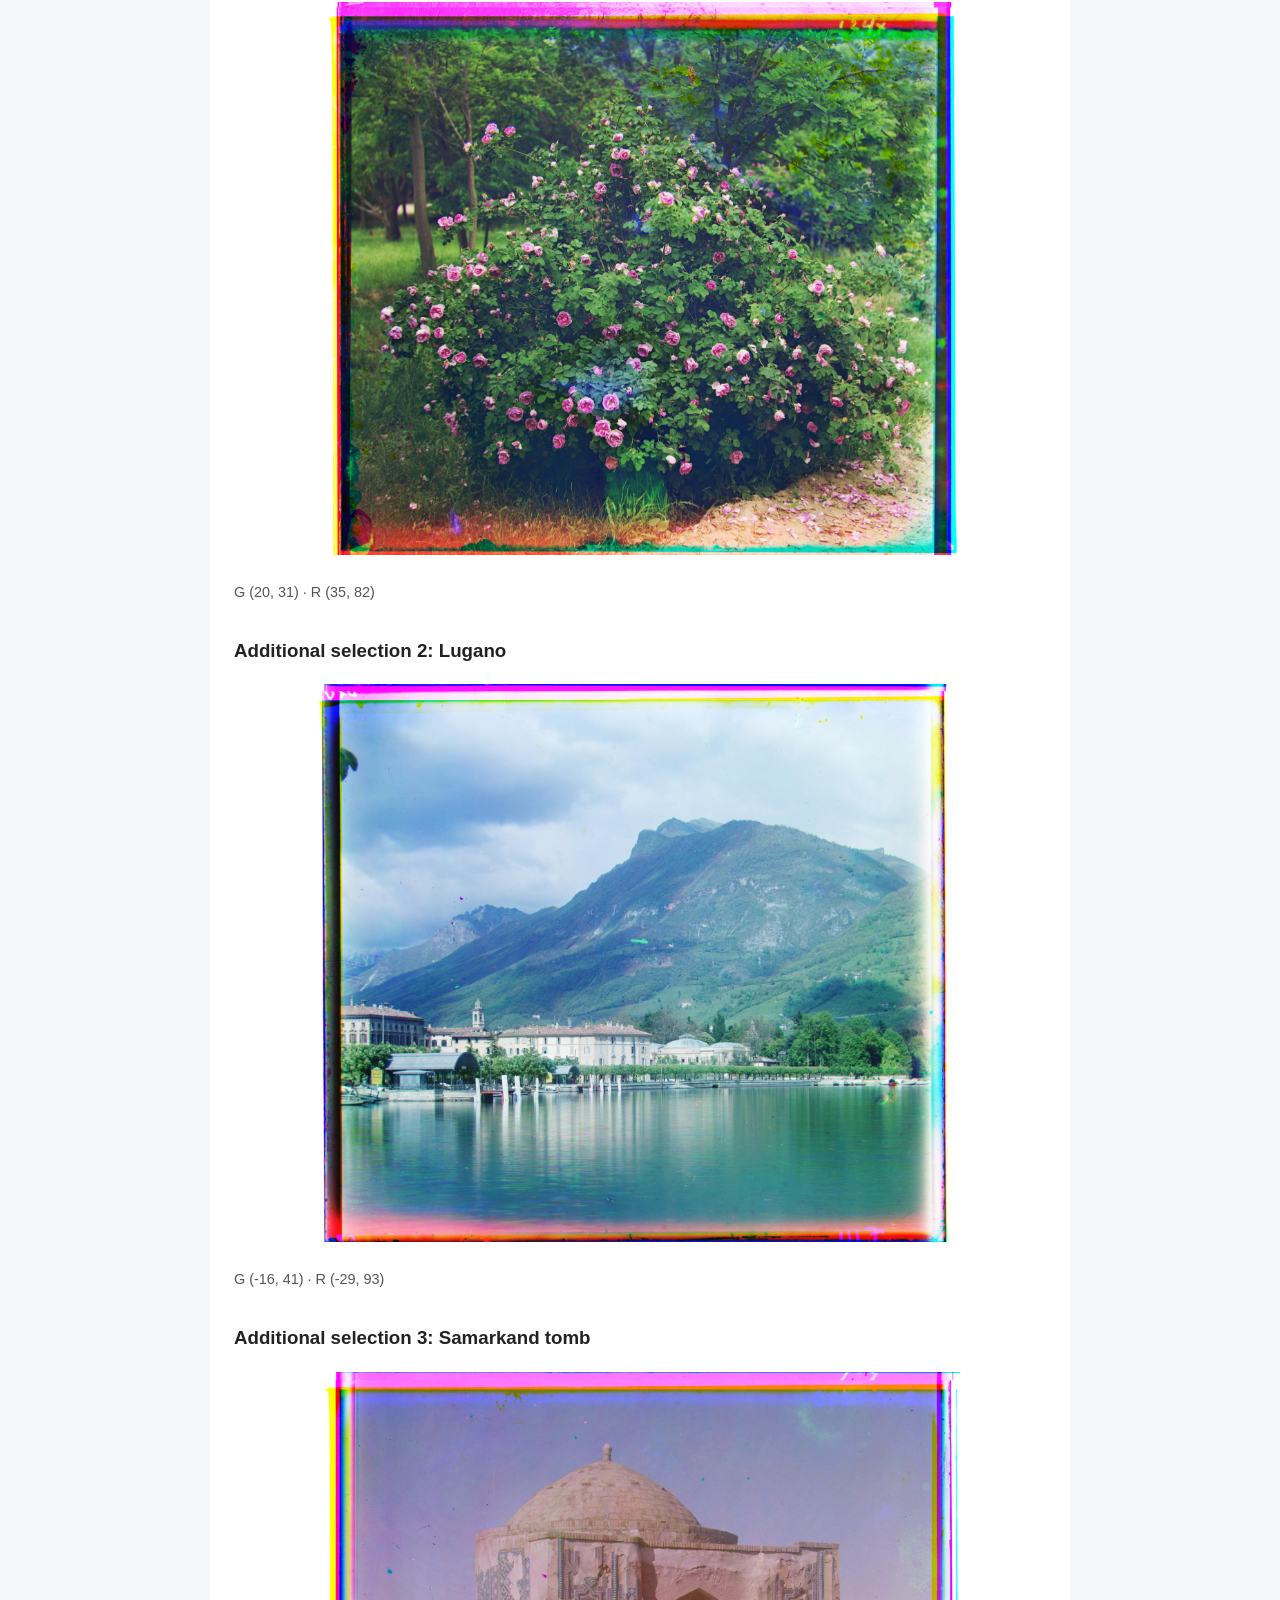
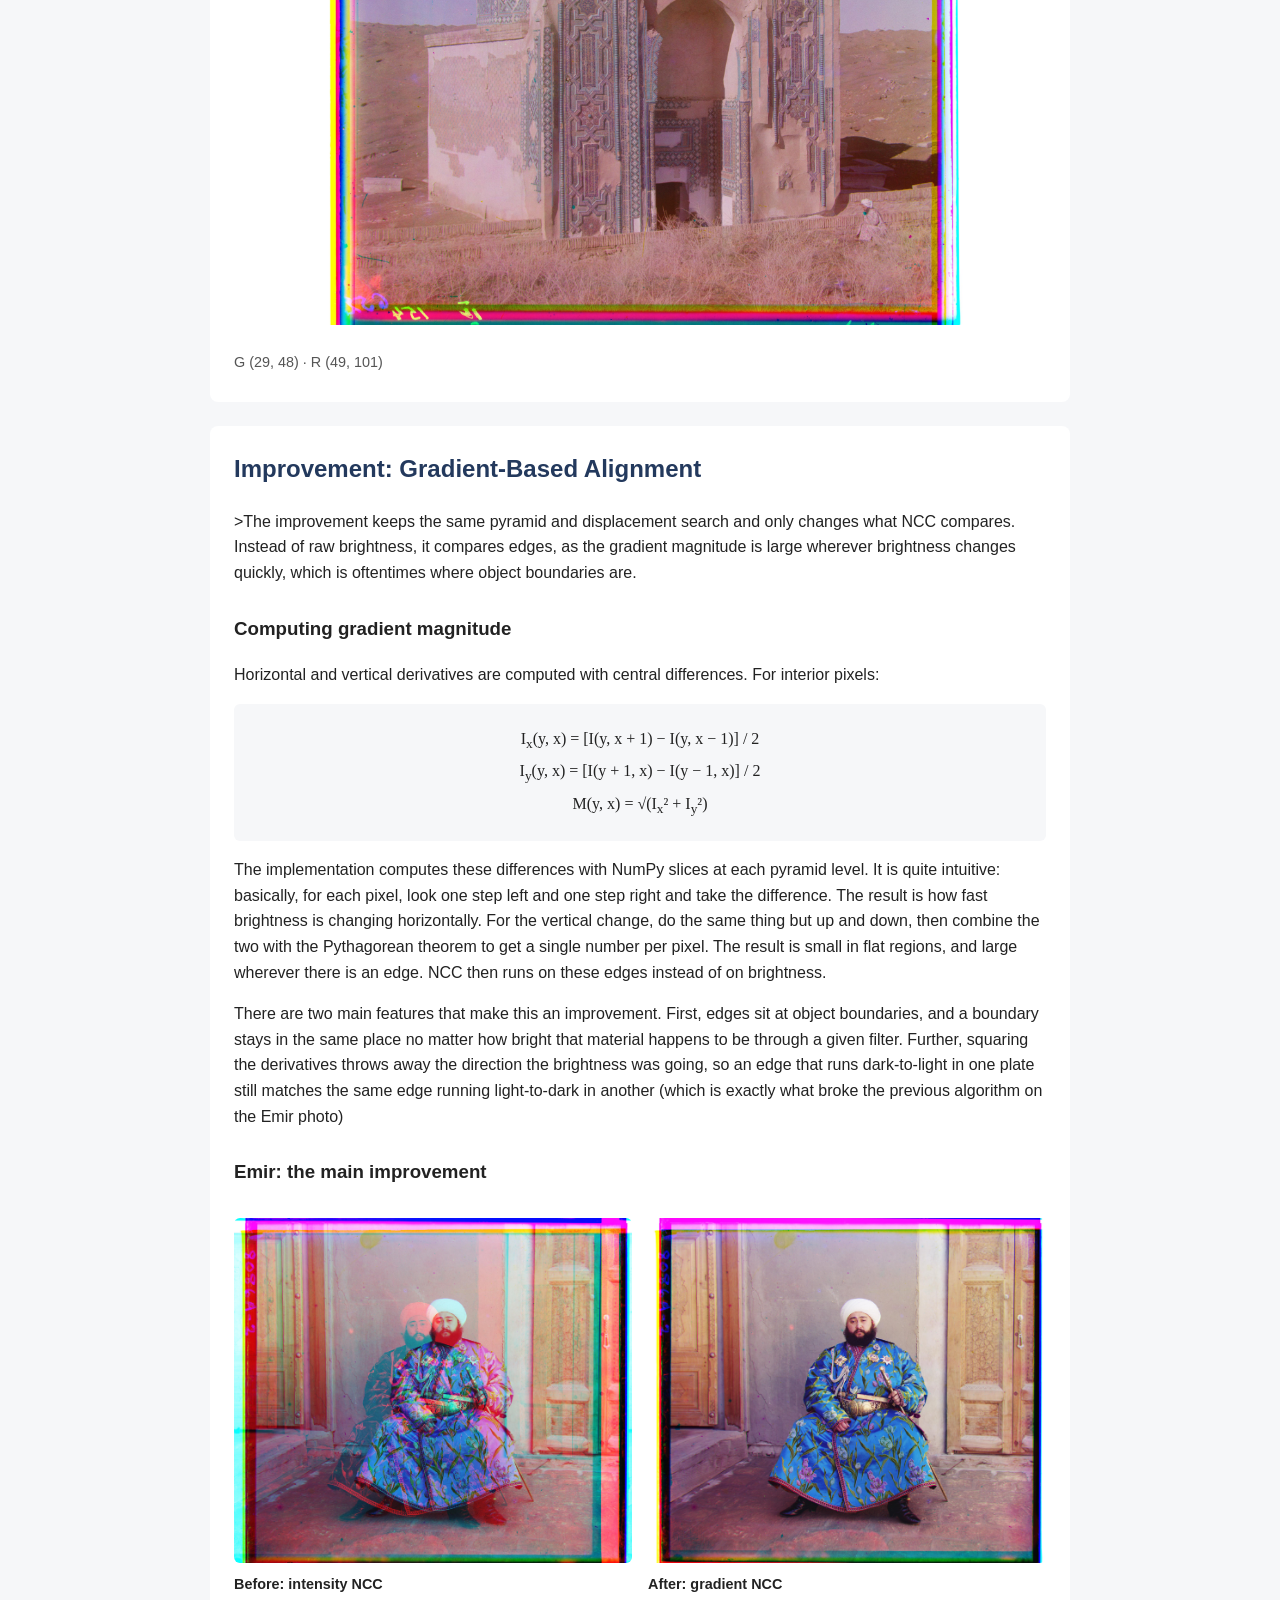
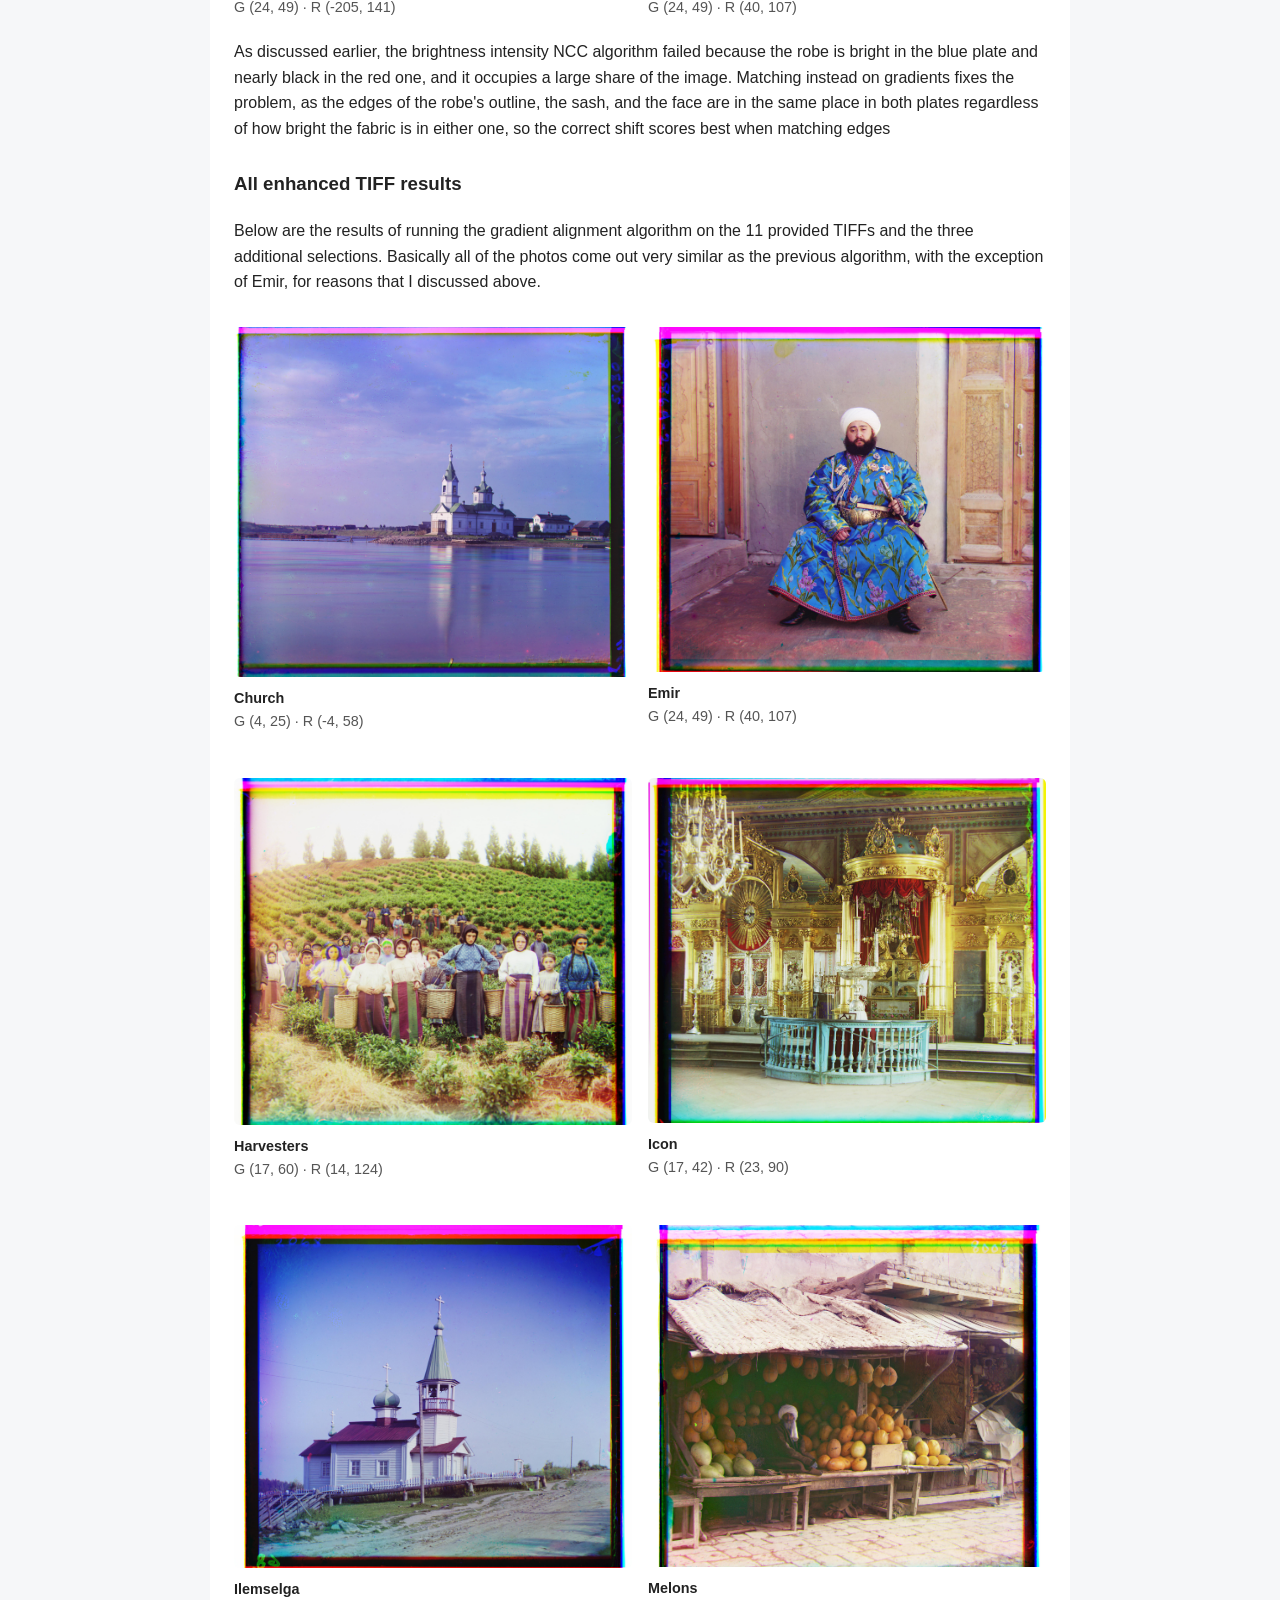
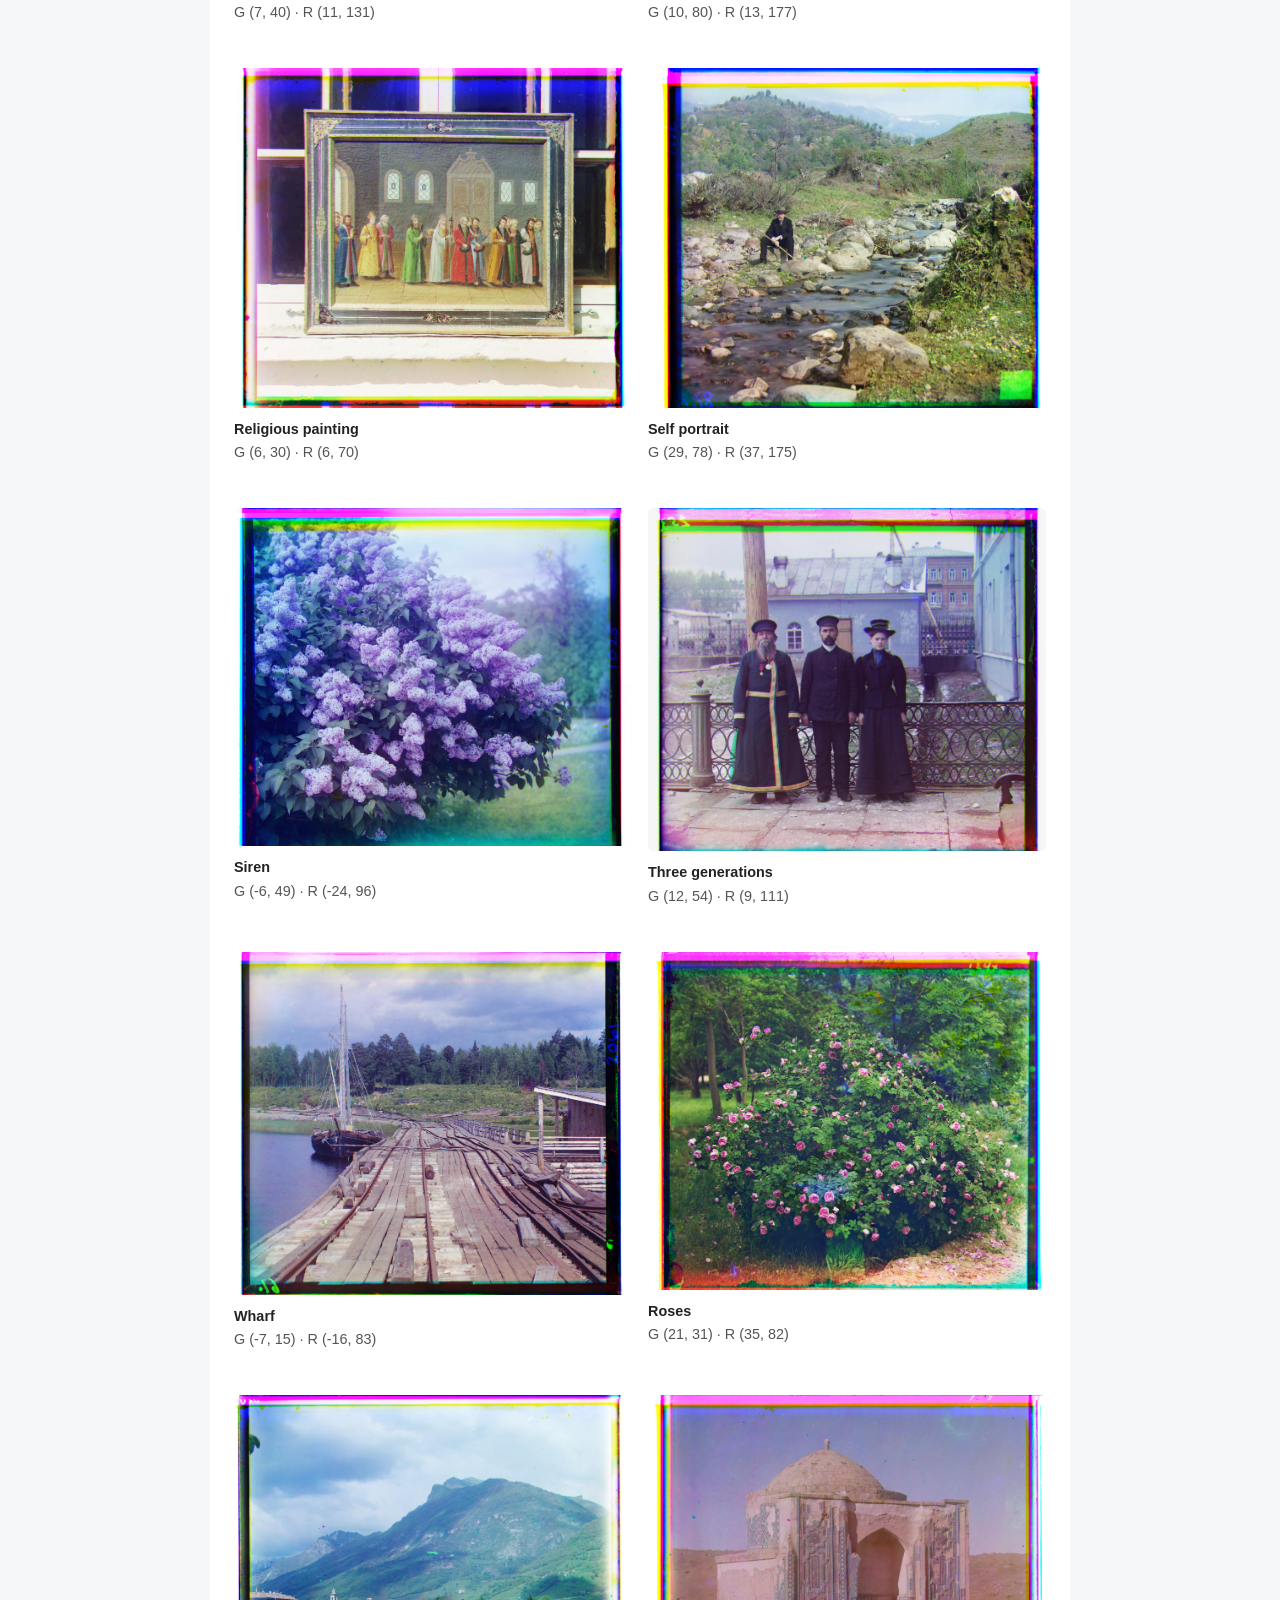
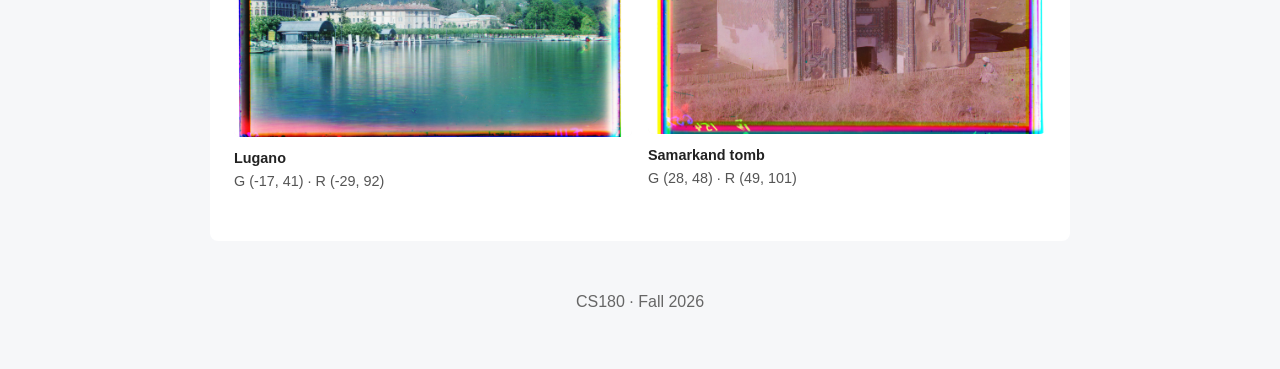
<file: proj1/index.html>
<!DOCTYPE html>
<html lang="en">
<head>
<meta charset="UTF-8">
<meta name="viewport" content="width=device-width, initial-scale=1.0">
<meta name="robots" content="noindex, nofollow">
<title>Project 1 | CS180</title>
<link rel="stylesheet" href="style.css">
</head>
<body>
<header><h1>Project 1</h1><p>Images of the Russian Empire: Colorizing the Prokudin-Gorskii Collection</p></header>
<main>
<a class="back-link" href="../">← Back to all projects</a>
<nav class="contents" aria-label="Sections"><a href="#overview">Overview</a><a href="#single-scale">Single scale</a><a href="#multi-scale">Pyramids</a><a href="#additional-images">Additional images</a><a href="#gradient-alignment">Gradient improvement</a></nav>

<section id="overview"><h2>Overview</h2>
<p>In CS180, we've learned that with 3 grayscale red, green and blue exposures of the same scene, we can actually reconstruct the exact scene with full color. The problem is that combining the red, green and blue filters as color channels can reconstruct the color, but usually the exposures do not line up perfectly, so naively stacking them on top of each other produces odd, out of place artifacts.</p>
<p>Our goal is to estimate a horizontal and vertical translation for each channel, such that the filters line up to produce the accurate color version. My project starts with a exhaustive search on small images, extends that search with an image pyramid for larger ones, and then attempts to improve the matching features from brightness to gradient magnitude.</p>
<h3>the scans</h3>
<p>Each input is one grayscale scan with the blue, green, and red exposures stacked from top to bottom. The code uses one third of the scan’s height for each channel and also discards leftover bottom rows. I also convert 8-bit images to floating point by dividing by 255 and 16-bit images by 65,535, so both use the same numerical scale. After the algorithm aligns the channels, they are stacked in red–green–blue order and saved as JPG.</p>
<div class="note"><p>Every offset pair is <code>(dx, dy)</code>, measured in pixels of the original channel image. Blue is held constant so its offset is always  <code>(0, 0)</code>. Example: green <code>(2, 5)</code> means moving green two pixels right and five pixels down.</p></div>
</section>

<section id="single-scale"><h2>Single-Scale Alignment</h2>
<h3>Searching for translations</h3>
<p>For each of the two moving channels (blue is held constant) the first algorithm tries every integer offset from −15 to +15 in both directions, giving 31 × 31 = 961 candidates per channel. Each candidate offset receives a similarity score (calculated below), and the shift with the largest similarity score is selected. Throughout, green and red are each compared with blue, giving two offset vectors per image.</p>
<h3>Normalized cross-correlation</h3>
<p>The similarity score used is normalized cross-correlation (NCC), which is the dot product between two mean-subtracted, normalized vectors. Here, NCC compares the pixel intensity (brightness) patterns in each shifted green or red channel with those in the fixed blue channel. Basically, for two corresponding image sections A and B, subtract each sections’s mean brightness, multiply corresponding centered pixels, sum those products, and divide by the product of the centered sections’ lengths:</p>
<div class="formula" role="math" aria-label="NCC equals the sum of centered pixel products divided by the product of their Euclidean norms">NCC(A, B) = Σ[(A − mean(A))(B − mean(B))]<br>÷ √{Σ(A − mean(A))² · Σ(B − mean(B))²}</div>
<p>Math jargon aside, this basically means that the NCC score is higher for patterns that brighten and darken together, so logically it should be measuring whether the structures line up across filters</p>
<h3>Scoring windows of images</h3>
<p>The scan borders are often noisy, so the reference window therefore excludes around 10% on each side (rounded down to whole pixels). The margin also will grow to accommodate the initial shift and the search radius. This keeps all slices inside the array and gives every candidate the same number of pixels.</p>
<p>Rather than create a shifted full image for every candidate, because it would be unnecessarily computationall expensive, the search just compares a fixed reference slice with a displaced slice of the moving channel. For a candidate (dx, dy), the moving slice starts at (top − dy, left − dx). This only changes how the candidate is evaluated (it is still exhaustive search). Once the best shift is found out of all the candidates, <code>np.roll</code> applies it to the full channel.</p>
<h3>Before and after: cathedral</h3>
<div class="image-grid"><figure><img src="media/cathedral_unaligned.jpg" alt="Cathedral with the channels stacked without alignment" width="390" height="341"><figcaption><strong>Before: direct RGB stacking</strong><span>No channel displacement</span></figcaption></figure><figure class="result"><a href="media/cathedral_single_ncc.jpg" target="_blank" rel="noopener"><img src="media/cathedral_single_ncc.jpg" alt="Cathedral, single alignment" loading="lazy" width="390" height="341"></a><figcaption><strong>After: single-scale intensity NCC</strong><span>G (2, 5) · R (3, 12)</span></figcaption></figure></div>
<p>The large colored doubles around the building and trees largely disappear after alignment.</p>
<h3>All three low-resolution results</h3><div class="image-grid gallery"><figure class="result"><a href="media/cathedral_single_ncc.jpg" target="_blank" rel="noopener"><img src="media/cathedral_single_ncc.jpg" alt="Cathedral, single alignment" loading="lazy" width="390" height="341"></a><figcaption><strong>Cathedral</strong><span>G (2, 5) · R (3, 12)</span></figcaption></figure><figure class="result"><a href="media/monastery_single_ncc.jpg" target="_blank" rel="noopener"><img src="media/monastery_single_ncc.jpg" alt="Monastery, single alignment" loading="lazy" width="391" height="341"></a><figcaption><strong>Monastery</strong><span>G (2, -3) · R (2, 3)</span></figcaption></figure><figure class="result"><a href="media/tobolsk_single_ncc.jpg" target="_blank" rel="noopener"><img src="media/tobolsk_single_ncc.jpg" alt="Tobolsk, single alignment" loading="lazy" width="396" height="341"></a><figcaption><strong>Tobolsk</strong><span>G (3, 3) · R (3, 6)</span></figcaption></figure></div>
<p>Cathedral, monastery, and tobolsk are all substantially better aligned after the algorithm. 
</section>

<section id="multi-scale"><h2>Multi-Scale Pyramid Alignment</h2>
<p>An exhaustive search with larger windows is not feasible for the displacements in the larger (TIFF) scans because that would require many, many comparisons of large arrays and would be computationally expensive. So, we can take advantage of image pyramids: representing the images at multiple scales and processing from the coarsest scale and going down. The method roughly goes:</p>
<ol><li>Repeatedly halve each image dimension, using bilinear resizing with antialiasing, until the shorter side is at most 300 pixels. </li><li> At the smallest level, search ±15 pixels around zero using intensity NCC.</li><li> At each larger level, multiply dx by the width ratio and dy by the height ratio, then round to integer pixels. </li><li>Search ±2 pixels around that scaled estimate, then continue to the next level.</li><li>Shift the original-resolution green and red channels, combined with blue.</li></ol>

<h3>Parameter set</h3>
<div class="table-wrap"><table><thead><tr><th scope="col">Setting</th><th scope="col">Value</th></tr></thead><tbody><tr><th scope="row">Single-scale search radius</th><td>15 pixels</td></tr><tr><th scope="row">Pyramid stopping threshold</th><td>Shorter side ≤ 300 pixels</td></tr><tr><th scope="row">Initial pyramid search radius</th><td>15 pixels</td></tr><tr><th scope="row">Local refinement radius</th><td>2 pixels</td></tr><tr><th scope="row">Scoring border fraction</th><td>0.10, enlarged when needed so slices are valid</td></tr><tr><th scope="row"></tr></tbody></table></div>
<p>These settings are fixed for all images. I landed on these parameters after testing them, experimenting and balancing how effective each one was versus its speed. For example, increasing refinement radius past 2 leads to the same results but each pass through just takes a much longer time (because we are searching further) </p>
<h3>Intensity-NCC results on all 14 provided images</h3>
<div class="image-grid gallery"><figure class="result"><a href="media/cathedral_pyramid_ncc.jpg" target="_blank" rel="noopener"><img src="media/cathedral_pyramid_ncc.jpg" alt="Cathedral, pyramid alignment" loading="lazy" width="390" height="341"></a><figcaption><strong>Cathedral</strong><span>G (2, 5) · R (3, 12)</span></figcaption></figure><figure class="result"><a href="media/monastery_pyramid_ncc.jpg" target="_blank" rel="noopener"><img src="media/monastery_pyramid_ncc.jpg" alt="Monastery, pyramid alignment" loading="lazy" width="391" height="341"></a><figcaption><strong>Monastery</strong><span>G (2, -3) · R (2, 3)</span></figcaption></figure><figure class="result"><a href="media/tobolsk_pyramid_ncc.jpg" target="_blank" rel="noopener"><img src="media/tobolsk_pyramid_ncc.jpg" alt="Tobolsk, pyramid alignment" loading="lazy" width="396" height="341"></a><figcaption><strong>Tobolsk</strong><span>G (3, 3) · R (3, 6)</span></figcaption></figure><figure class="result"><a href="media/church_pyramid_ncc.jpg" target="_blank" rel="noopener"><img src="media/church_pyramid_ncc.jpg" alt="Church, pyramid alignment" loading="lazy" width="3634" height="3202"></a><figcaption><strong>Church</strong><span>G (4, 25) · R (-4, 58)</span></figcaption></figure><figure class="result"><a href="media/emir_pyramid_ncc.jpg" target="_blank" rel="noopener"><img src="media/emir_pyramid_ncc.jpg" alt="Emir, pyramid alignment" loading="lazy" width="3702" height="3209"></a><figcaption><strong>Emir</strong><span>G (24, 49) · R (-205, 141)</span></figcaption></figure><figure class="result"><a href="media/harvesters_pyramid_ncc.jpg" target="_blank" rel="noopener"><img src="media/harvesters_pyramid_ncc.jpg" alt="Harvesters, pyramid alignment" loading="lazy" width="3683" height="3218"></a><figcaption><strong>Harvesters</strong><span>G (17, 60) · R (13, 124)</span></figcaption></figure><figure class="result"><a href="media/icon_pyramid_ncc.jpg" target="_blank" rel="noopener"><img src="media/icon_pyramid_ncc.jpg" alt="Icon, pyramid alignment" loading="lazy" width="3741" height="3244"></a><figcaption><strong>Icon</strong><span>G (17, 41) · R (23, 89)</span></figcaption></figure><figure class="result"><a href="media/ilemselga_pyramid_ncc.jpg" target="_blank" rel="noopener"><img src="media/ilemselga_pyramid_ncc.jpg" alt="Ilemselga, pyramid alignment" loading="lazy" width="3800" height="3270"></a><figcaption><strong>Ilemselga</strong><span>G (7, 40) · R (11, 130)</span></figcaption></figure><figure class="result"><a href="media/melons_pyramid_ncc.jpg" target="_blank" rel="noopener"><img src="media/melons_pyramid_ncc.jpg" alt="Melons, pyramid alignment" loading="lazy" width="3770" height="3241"></a><figcaption><strong>Melons</strong><span>G (11, 82) · R (13, 178)</span></figcaption></figure><figure class="result"><a href="media/religous_painting_pyramid_ncc.jpg" target="_blank" rel="noopener"><img src="media/religous_painting_pyramid_ncc.jpg" alt="Religious painting, pyramid alignment" loading="lazy" width="3742" height="3193"></a><figcaption><strong>Religious painting</strong><span>G (3, 28) · R (7, 68)</span></figcaption></figure><figure class="result"><a href="media/self_portrait_pyramid_ncc.jpg" target="_blank" rel="noopener"><img src="media/self_portrait_pyramid_ncc.jpg" alt="Self portrait, pyramid alignment" loading="lazy" width="3810" height="3251"></a><figcaption><strong>Self portrait</strong><span>G (29, 79) · R (37, 176)</span></figcaption></figure><figure class="result"><a href="media/siren_pyramid_ncc.jpg" target="_blank" rel="noopener"><img src="media/siren_pyramid_ncc.jpg" alt="Siren, pyramid alignment" loading="lazy" width="3817" height="3250"></a><figcaption><strong>Siren</strong><span>G (-6, 49) · R (-25, 96)</span></figcaption></figure><figure class="result"><a href="media/three_generations_pyramid_ncc.jpg" target="_blank" rel="noopener"><img src="media/three_generations_pyramid_ncc.jpg" alt="Three generations, pyramid alignment" loading="lazy" width="3714" height="3209"></a><figcaption><strong>Three generations</strong><span>G (14, 53) · R (11, 112)</span></figcaption></figure><figure class="result"><a href="media/wharf_pyramid_ncc.jpg" target="_blank" rel="noopener"><img src="media/wharf_pyramid_ncc.jpg" alt="Wharf, pyramid alignment" loading="lazy" width="3761" height="3244"></a><figcaption><strong>Wharf</strong><span>G (-7, 15) · R (-16, 83)</span></figcaption></figure></div>
<p>Most scenes have good alignment, but Emir is a clear failure</p><p>This is because Emir's robe is bright blue, so it reflects a lot of the blue light and very little red. Thus it shows up bright in the blue plate and nearly black in the red one, but NCC is essentially making bright to also line up with bright, and here the correct alignment for the robe is the one where they don't. In the NCC formula,centering and normalizing only cancel out a difference that applies to the whole plate evenly, so it struggles with one surface flipping from light to dark. I improve upon this later in my second approach, but first we cover the 3 additional images.</p>
</section>

<section id="additional-images"><h2>Additional Images</h2>
<p>Three additional selections from the Library of Congress collection test the same algorithm on different scenes. The overall alignments seem very coherent, though there are some blemishes from the original scans that translation cannot improve upon</p>
<h3>Additional selection 1: Roses</h3>
<figure class="result"><a href="media/additional_roses_pyramid_ncc.jpg" target="_blank" rel="noopener"><img src="media/additional_roses_pyramid_ncc.jpg" alt="Roses, pyramid alignment" loading="lazy" width="3762" height="3196"></a><figcaption><span>G (20, 31) · R (35, 82)</span></figcaption></figure>
<h3>Additional selection 2: Lugano</h3>
<figure class="result"><a href="media/additional_lugano_pyramid_ncc.jpg" target="_blank" rel="noopener"><img src="media/additional_lugano_pyramid_ncc.jpg" alt="Lugano, pyramid alignment" loading="lazy" width="3779" height="3244"></a><figcaption><span>G (-16, 41) · R (-29, 93)</span></figcaption></figure>
<h3>Additional selection 3: Samarkand tomb</h3>
<figure class="result"><a href="media/additional_samarkand_tomb_pyramid_ncc.jpg" target="_blank" rel="noopener"><img src="media/additional_samarkand_tomb_pyramid_ncc.jpg" alt="Samarkand tomb, pyramid alignment" loading="lazy" width="3761" height="3202"></a><figcaption><span>G (29, 48) · R (49, 101)</span></figcaption></figure>
</section>

<section id="gradient-alignment"><h2>Improvement: Gradient-Based Alignment</h2>
<p>>The improvement keeps the same pyramid and displacement search and only changes what NCC compares. Instead of raw brightness, it compares edges, as the gradient magnitude is large wherever brightness changes quickly, which is oftentimes where object boundaries are.</p>
<h3>Computing gradient magnitude</h3>
<p>Horizontal and vertical derivatives are computed with central differences. For interior pixels:</p>
<div class="formula">I<sub>x</sub>(y, x) = [I(y, x + 1) − I(y, x − 1)] / 2<br>I<sub>y</sub>(y, x) = [I(y + 1, x) − I(y − 1, x)] / 2<br>M(y, x) = √(I<sub>x</sub>² + I<sub>y</sub>²)</div>
<p>The implementation computes these differences with NumPy slices at each pyramid level. It is quite intuitive: basically, for each pixel, look one step left and one step right and take the difference. The result is how fast brightness is changing horizontally. For the vertical change, do the same thing but up and down, then combine the two with the Pythagorean theorem to get a single number per pixel. The result is small in flat regions, and large wherever there is an edge. NCC then runs on these edges instead of on brightness.</p>
<p>There are two main features that make this an improvement. First, edges sit at object boundaries, and a boundary stays in the same place no matter how bright that material happens to be through a given filter. Further, squaring the derivatives throws away the direction the brightness was going, so an edge that runs dark-to-light in one plate still matches the same edge running light-to-dark in another (which is exactly what broke the previous algorithm on the Emir photo)</p>
<h3>Emir: the main improvement</h3><div class="image-grid"><figure class="result"><a href="media/emir_pyramid_ncc.jpg" target="_blank" rel="noopener"><img src="media/emir_pyramid_ncc.jpg" alt="Emir, pyramid alignment" loading="lazy" width="3702" height="3209"></a><figcaption><strong>Before: intensity NCC</strong><span>G (24, 49) · R (-205, 141)</span></figcaption></figure><figure class="result"><a href="media/emir_pyramid_gradient_ncc.jpg" target="_blank" rel="noopener"><img src="media/emir_pyramid_gradient_ncc.jpg" alt="Emir, pyramid gradient alignment" loading="lazy" width="3702" height="3209"></a><figcaption><strong>After: gradient NCC</strong><span>G (24, 49) · R (40, 107)</span></figcaption></figure></div>
<p>As discussed earlier, the brightness intensity NCC algorithm failed because the robe is bright in the blue plate and nearly black in the red one, and it occupies a large share of the image. Matching instead on gradients fixes the problem, as the edges of the robe's outline, the sash, and the face are in the same place in both plates regardless of how bright the fabric is in either one, so the correct shift scores best when matching edges</p>
<h3>All enhanced TIFF results</h3>
<p>Below are the results of running the gradient alignment algorithm on the 11 provided TIFFs and the three additional selections. Basically all of the photos come out very similar as the previous algorithm, with the exception of Emir, for reasons that I discussed above.</p>

<div class="image-grid gallery">
<figure class="result"><a href="media/church_pyramid_gradient_ncc.jpg" target="_blank" rel="noopener"><img src="media/church_pyramid_gradient_ncc.jpg" alt="Church, pyramid gradient alignment" loading="lazy" width="3634" height="3202"></a><figcaption><strong>Church</strong><span>G (4, 25) · R (-4, 58)</span></figcaption></figure>
<figure class="result"><a href="media/emir_pyramid_gradient_ncc.jpg" target="_blank" rel="noopener"><img src="media/emir_pyramid_gradient_ncc.jpg" alt="Emir, pyramid gradient alignment" loading="lazy" width="3702" height="3209"></a><figcaption><strong>Emir</strong><span>G (24, 49) · R (40, 107)</span></figcaption></figure>
<figure class="result"><a href="media/harvesters_pyramid_gradient_ncc.jpg" target="_blank" rel="noopener"><img src="media/harvesters_pyramid_gradient_ncc.jpg" alt="Harvesters, pyramid gradient alignment" loading="lazy" width="3683" height="3218"></a><figcaption><strong>Harvesters</strong><span>G (17, 60) · R (14, 124)</span></figcaption></figure>
<figure class="result"><a href="media/icon_pyramid_gradient_ncc.jpg" target="_blank" rel="noopener"><img src="media/icon_pyramid_gradient_ncc.jpg" alt="Icon, pyramid gradient alignment" loading="lazy" width="3741" height="3244"></a><figcaption><strong>Icon</strong><span>G (17, 42) · R (23, 90)</span></figcaption></figure>
<figure class="result"><a href="media/ilemselga_pyramid_gradient_ncc.jpg" target="_blank" rel="noopener"><img src="media/ilemselga_pyramid_gradient_ncc.jpg" alt="Ilemselga, pyramid gradient alignment" loading="lazy" width="3800" height="3270"></a><figcaption><strong>Ilemselga</strong><span>G (7, 40) · R (11, 131)</span></figcaption></figure>
<figure class="result"><a href="media/melons_pyramid_gradient_ncc.jpg" target="_blank" rel="noopener"><img src="media/melons_pyramid_gradient_ncc.jpg" alt="Melons, pyramid gradient alignment" loading="lazy" width="3770" height="3241"></a><figcaption><strong>Melons</strong><span>G (10, 80) · R (13, 177)</span></figcaption></figure>
<figure class="result"><a href="media/religous_painting_pyramid_gradient_ncc.jpg" target="_blank" rel="noopener"><img src="media/religous_painting_pyramid_gradient_ncc.jpg" alt="Religious painting, pyramid gradient alignment" loading="lazy" width="3742" height="3193"></a><figcaption><strong>Religious painting</strong><span>G (6, 30) · R (6, 70)</span></figcaption></figure>
<figure class="result"><a href="media/self_portrait_pyramid_gradient_ncc.jpg" target="_blank" rel="noopener"><img src="media/self_portrait_pyramid_gradient_ncc.jpg" alt="Self portrait, pyramid gradient alignment" loading="lazy" width="3810" height="3251"></a><figcaption><strong>Self portrait</strong><span>G (29, 78) · R (37, 175)</span></figcaption></figure>
<figure class="result"><a href="media/siren_pyramid_gradient_ncc.jpg" target="_blank" rel="noopener"><img src="media/siren_pyramid_gradient_ncc.jpg" alt="Siren, pyramid gradient alignment" loading="lazy" width="3817" height="3250"></a><figcaption><strong>Siren</strong><span>G (-6, 49) · R (-24, 96)</span></figcaption></figure>
<figure class="result"><a href="media/three_generations_pyramid_gradient_ncc.jpg" target="_blank" rel="noopener"><img src="media/three_generations_pyramid_gradient_ncc.jpg" alt="Three generations, pyramid gradient alignment" loading="lazy" width="3714" height="3209"></a><figcaption><strong>Three generations</strong><span>G (12, 54) · R (9, 111)</span></figcaption></figure>
<figure class="result"><a href="media/wharf_pyramid_gradient_ncc.jpg" target="_blank" rel="noopener"><img src="media/wharf_pyramid_gradient_ncc.jpg" alt="Wharf, pyramid gradient alignment" loading="lazy" width="3761" height="3244"></a><figcaption><strong>Wharf</strong><span>G (-7, 15) · R (-16, 83)</span></figcaption></figure>
<figure class="result"><a href="media/additional_roses_pyramid_gradient_ncc.jpg" target="_blank" rel="noopener"><img src="media/additional_roses_pyramid_gradient_ncc.jpg" alt="Roses, pyramid gradient alignment" loading="lazy" width="3762" height="3196"></a><figcaption><strong>Roses</strong><span>G (21, 31) · R (35, 82)</span></figcaption></figure>
<figure class="result"><a href="media/additional_lugano_pyramid_gradient_ncc.jpg" target="_blank" rel="noopener"><img src="media/additional_lugano_pyramid_gradient_ncc.jpg" alt="Lugano, pyramid gradient alignment" loading="lazy" width="3779" height="3244"></a><figcaption><strong>Lugano</strong><span>G (-17, 41) · R (-29, 92)</span></figcaption></figure>
<figure class="result"><a href="media/additional_samarkand_tomb_pyramid_gradient_ncc.jpg" target="_blank" rel="noopener"><img src="media/additional_samarkand_tomb_pyramid_gradient_ncc.jpg" alt="Samarkand tomb, pyramid gradient alignment" loading="lazy" width="3761" height="3202"></a><figcaption><strong>Samarkand tomb</strong><span>G (28, 48) · R (49, 101)</span></figcaption></figure>
</div>
</section>


<footer>CS180 · Fall 2026</footer>
</body></html>
</file>
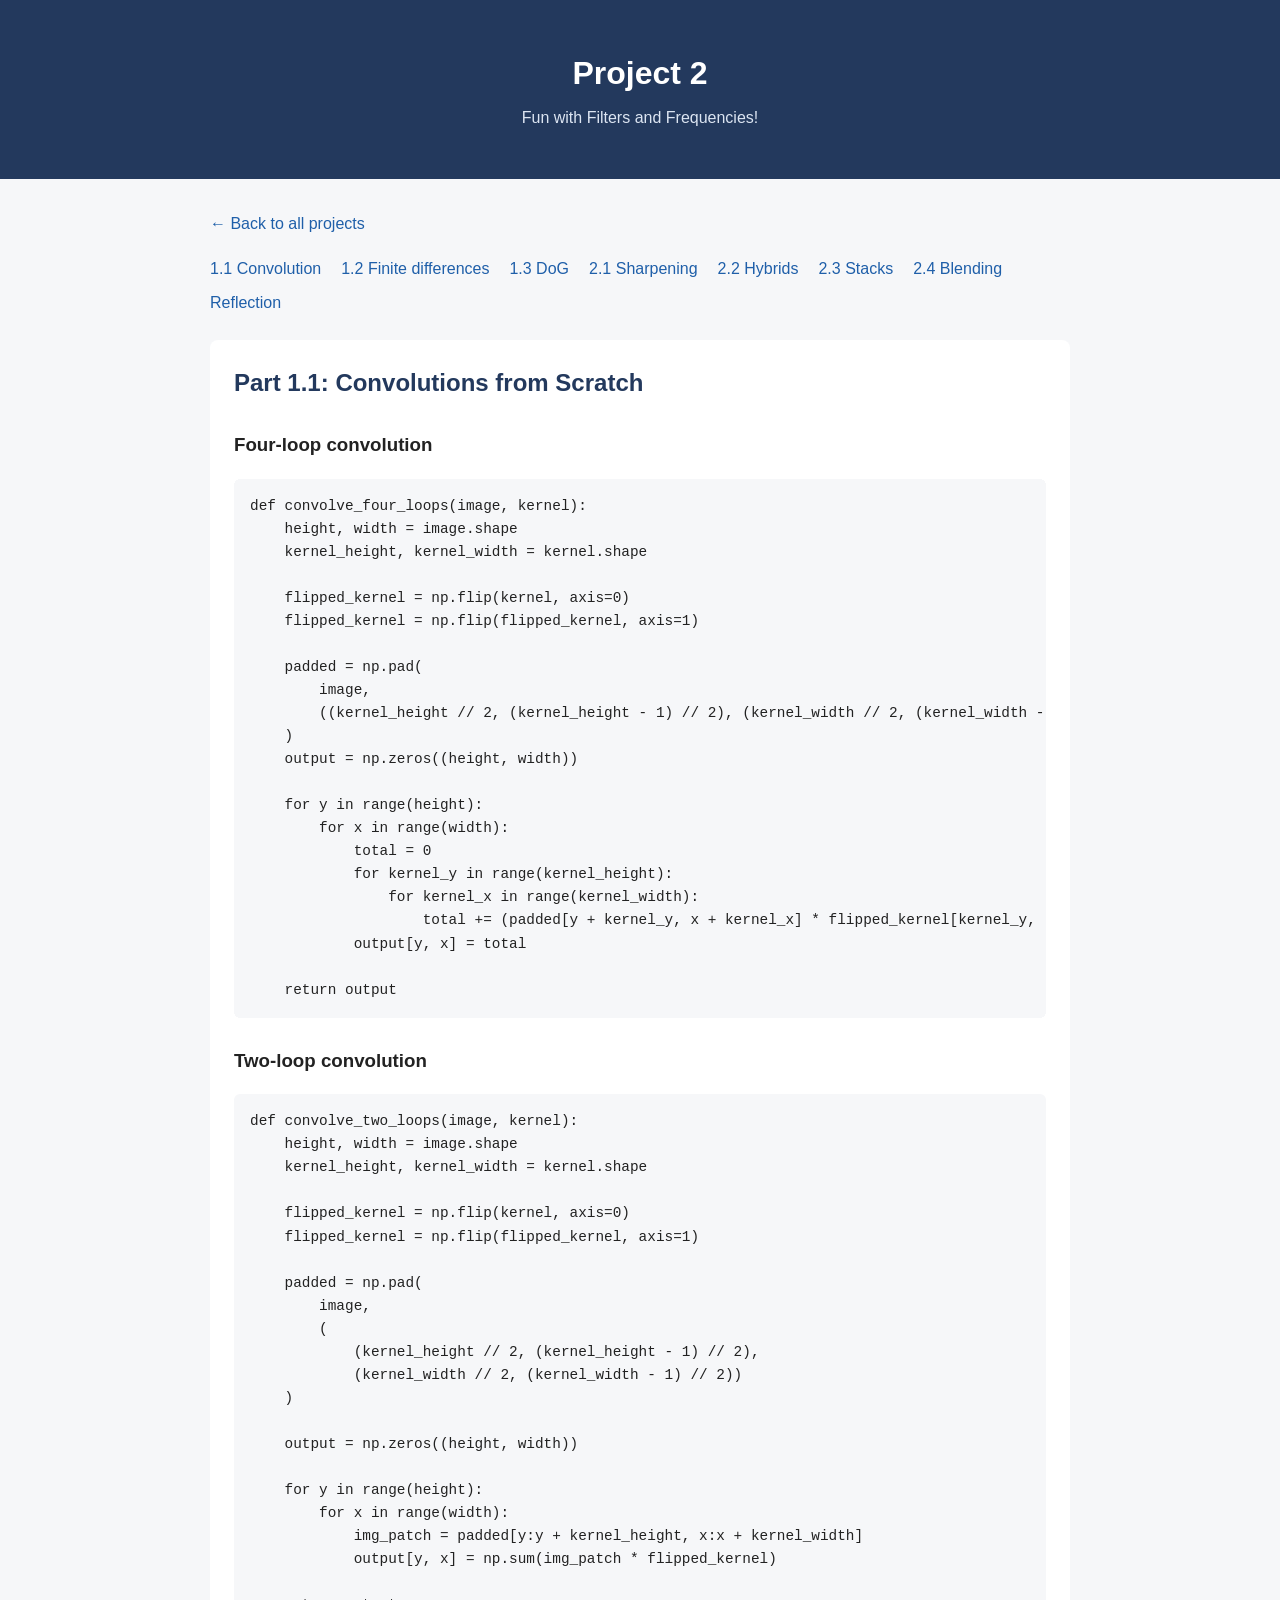
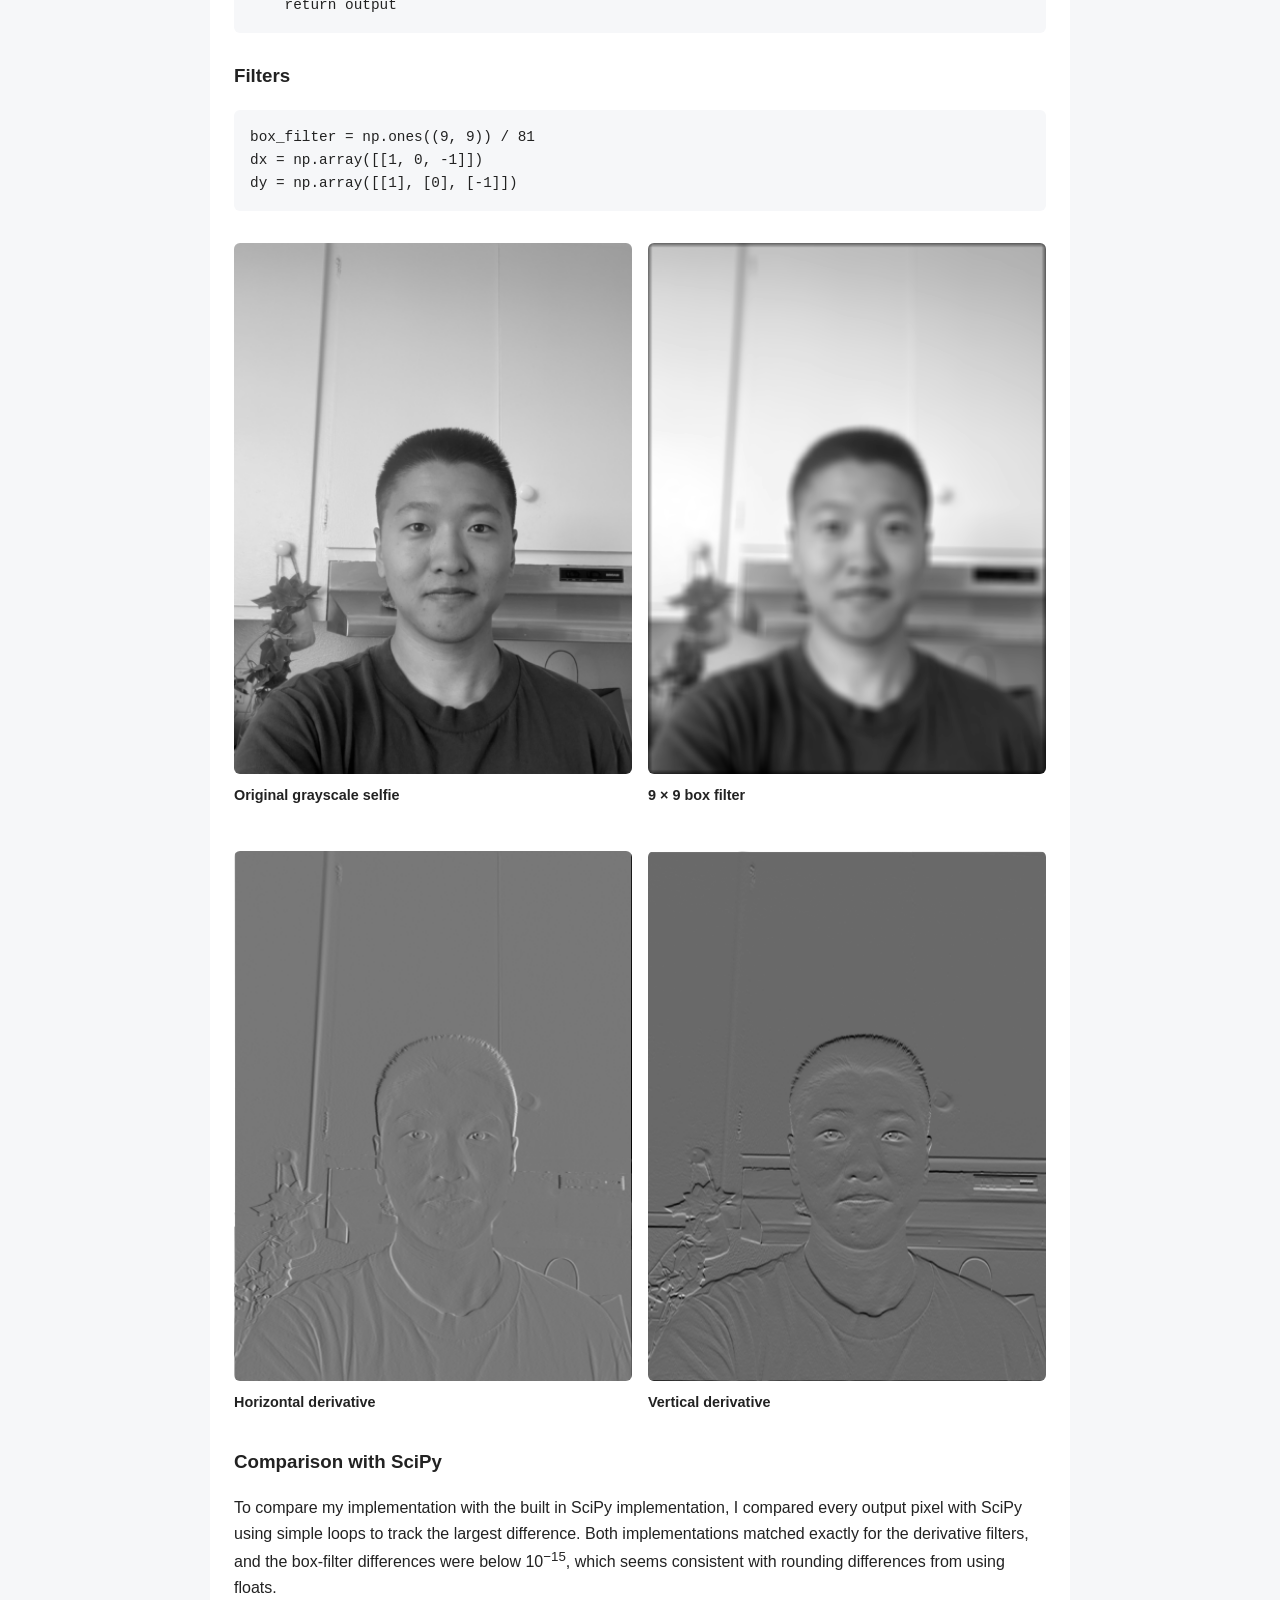
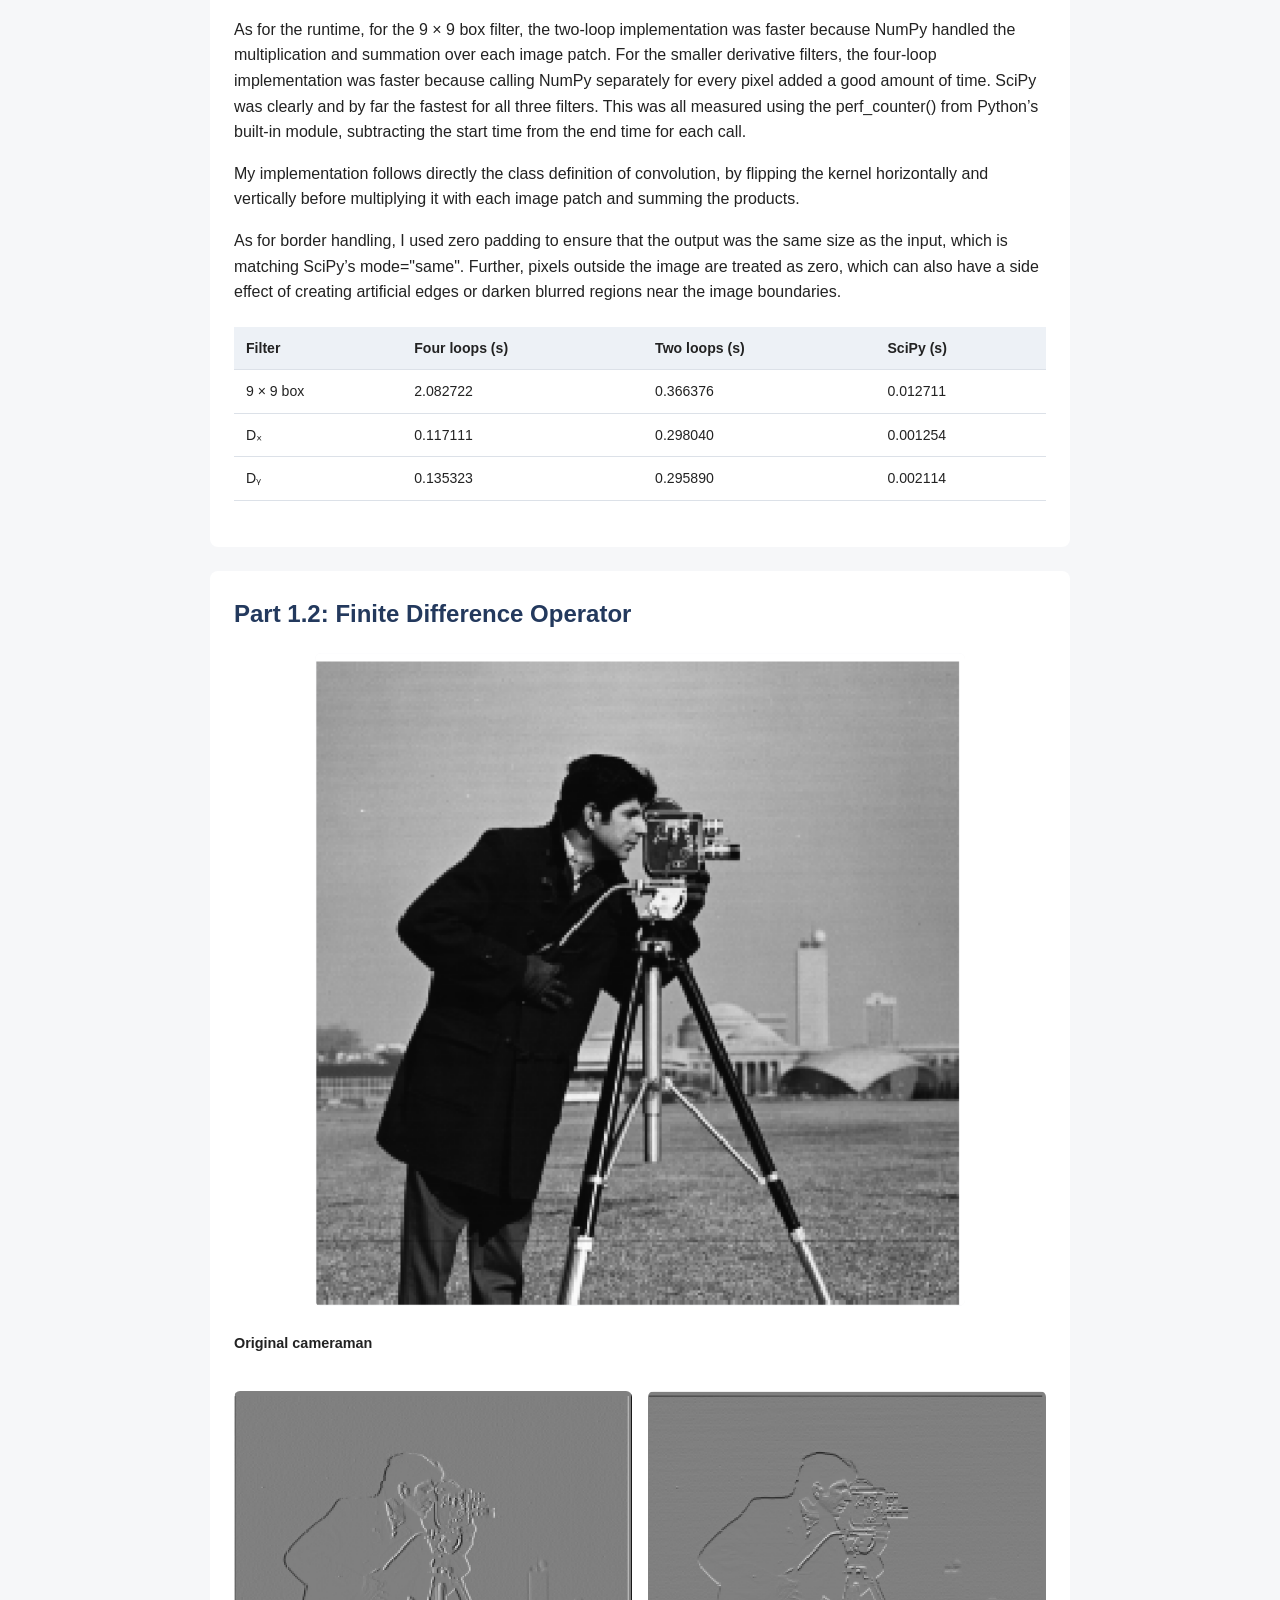
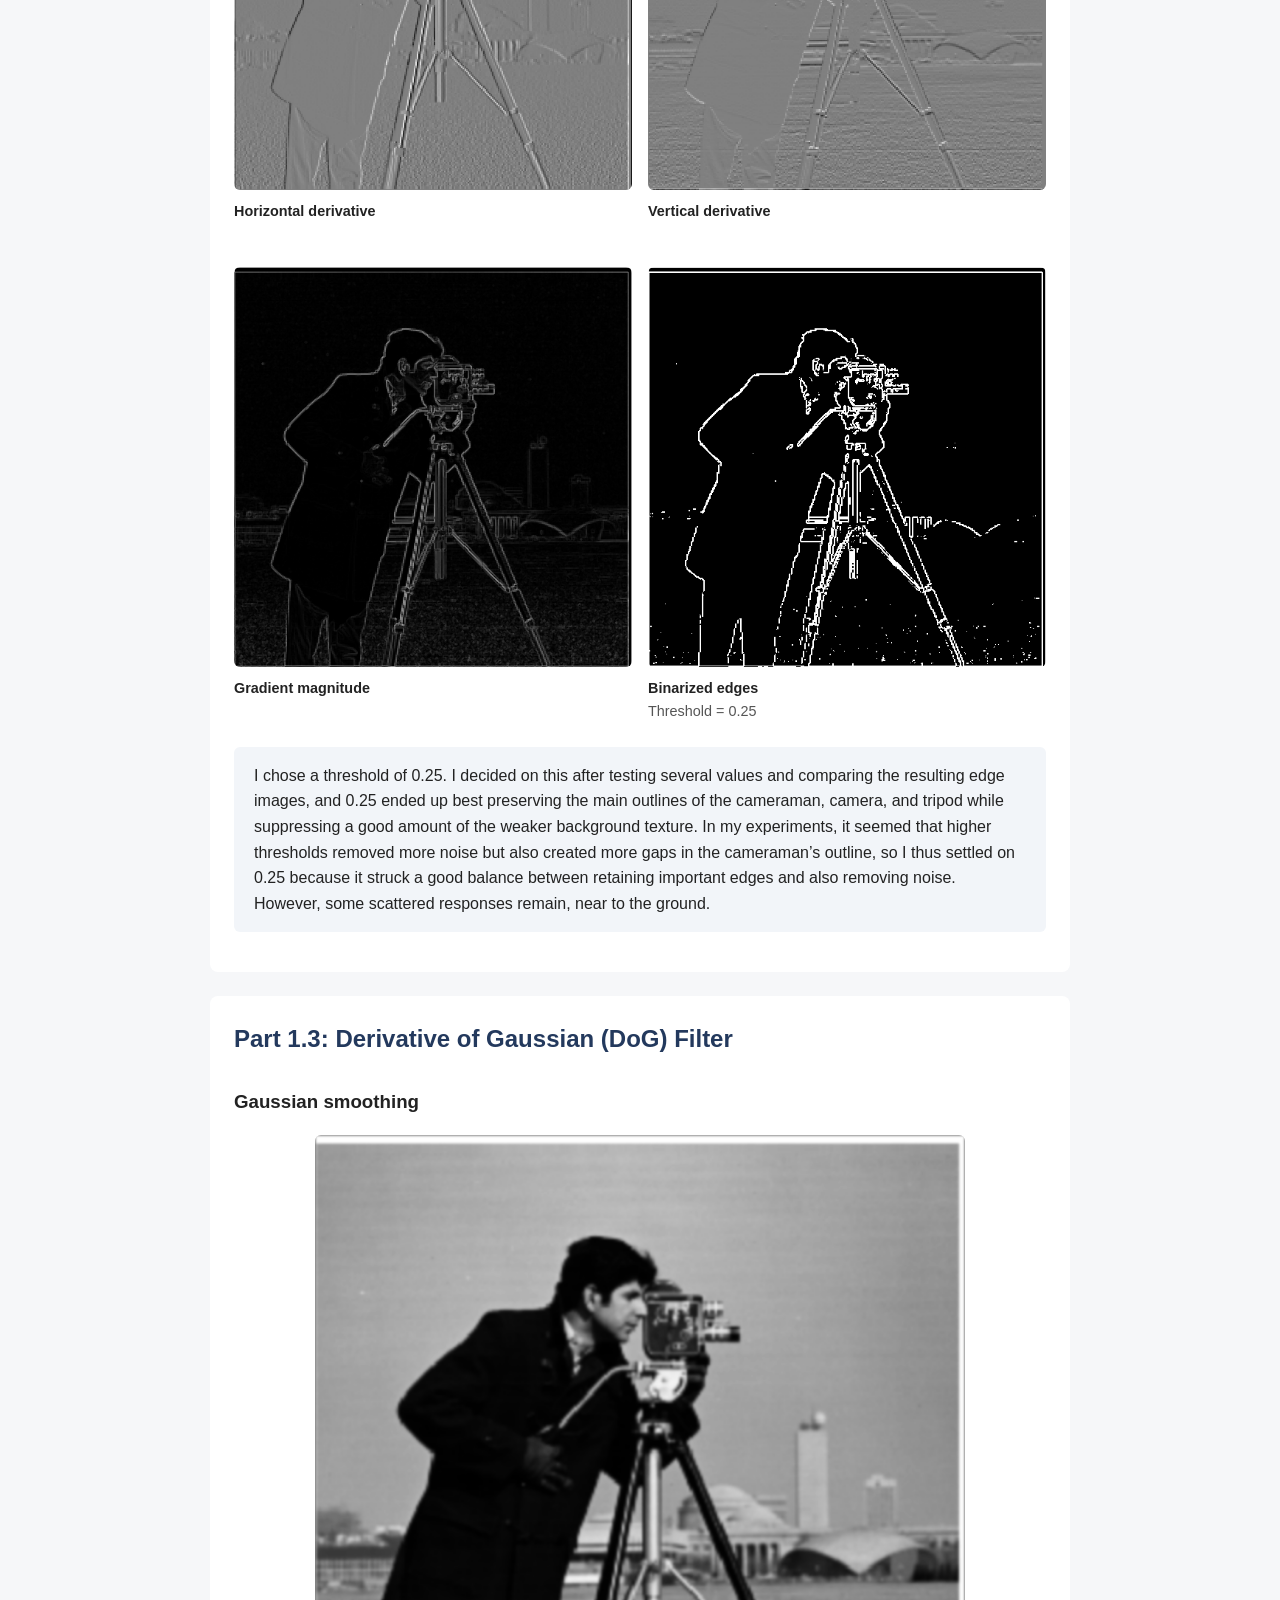
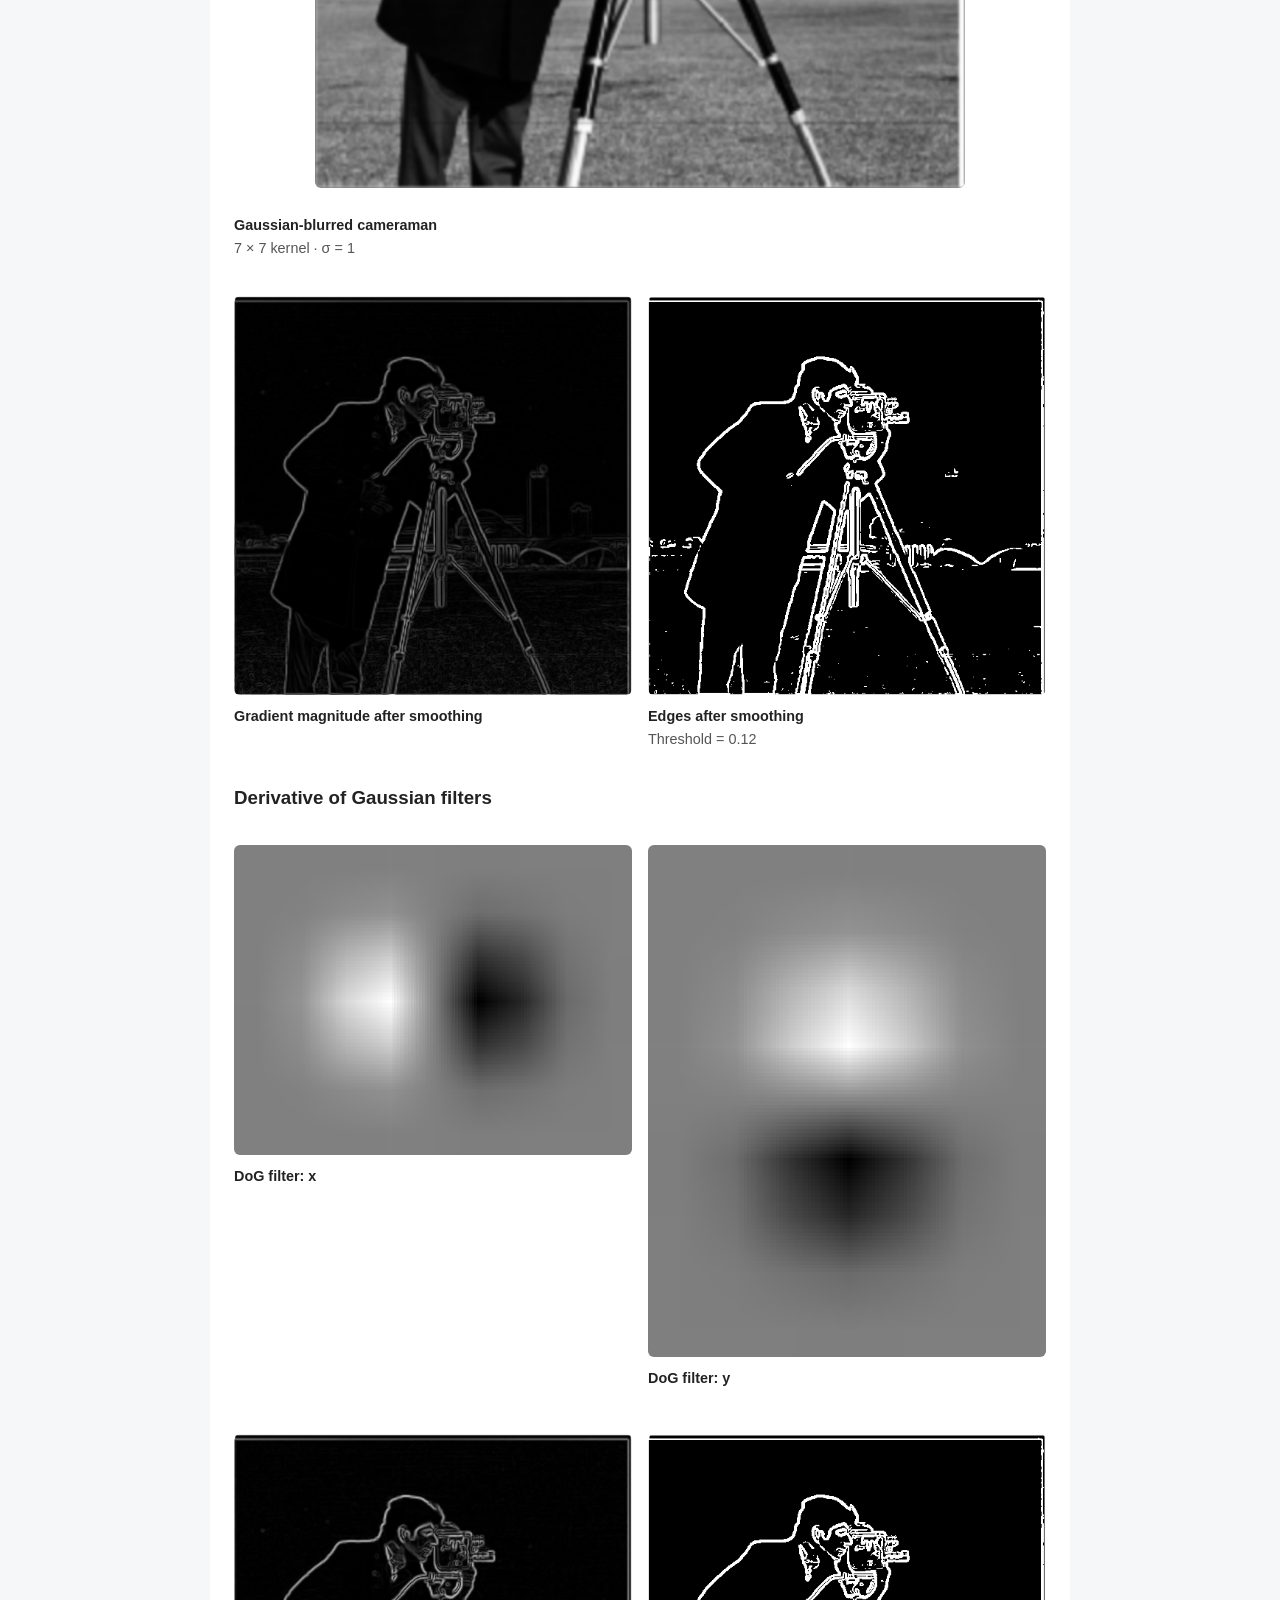
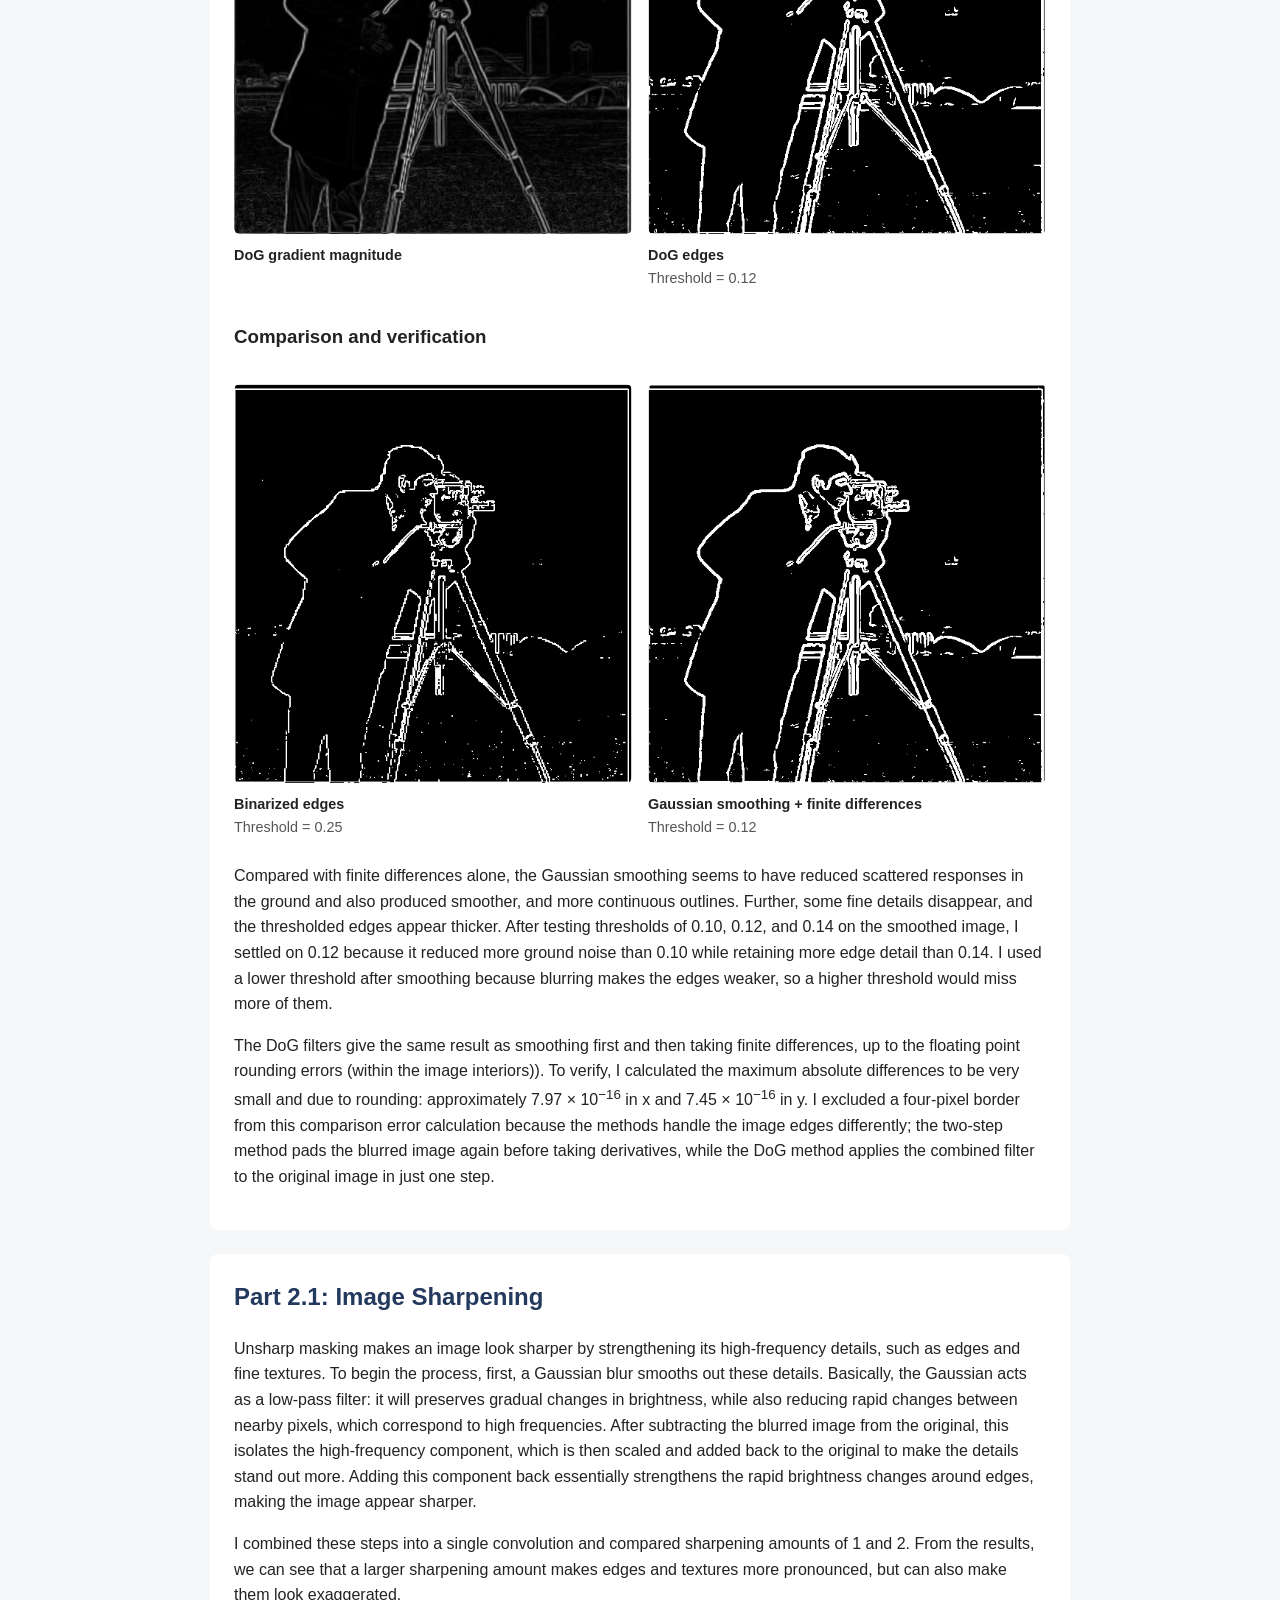
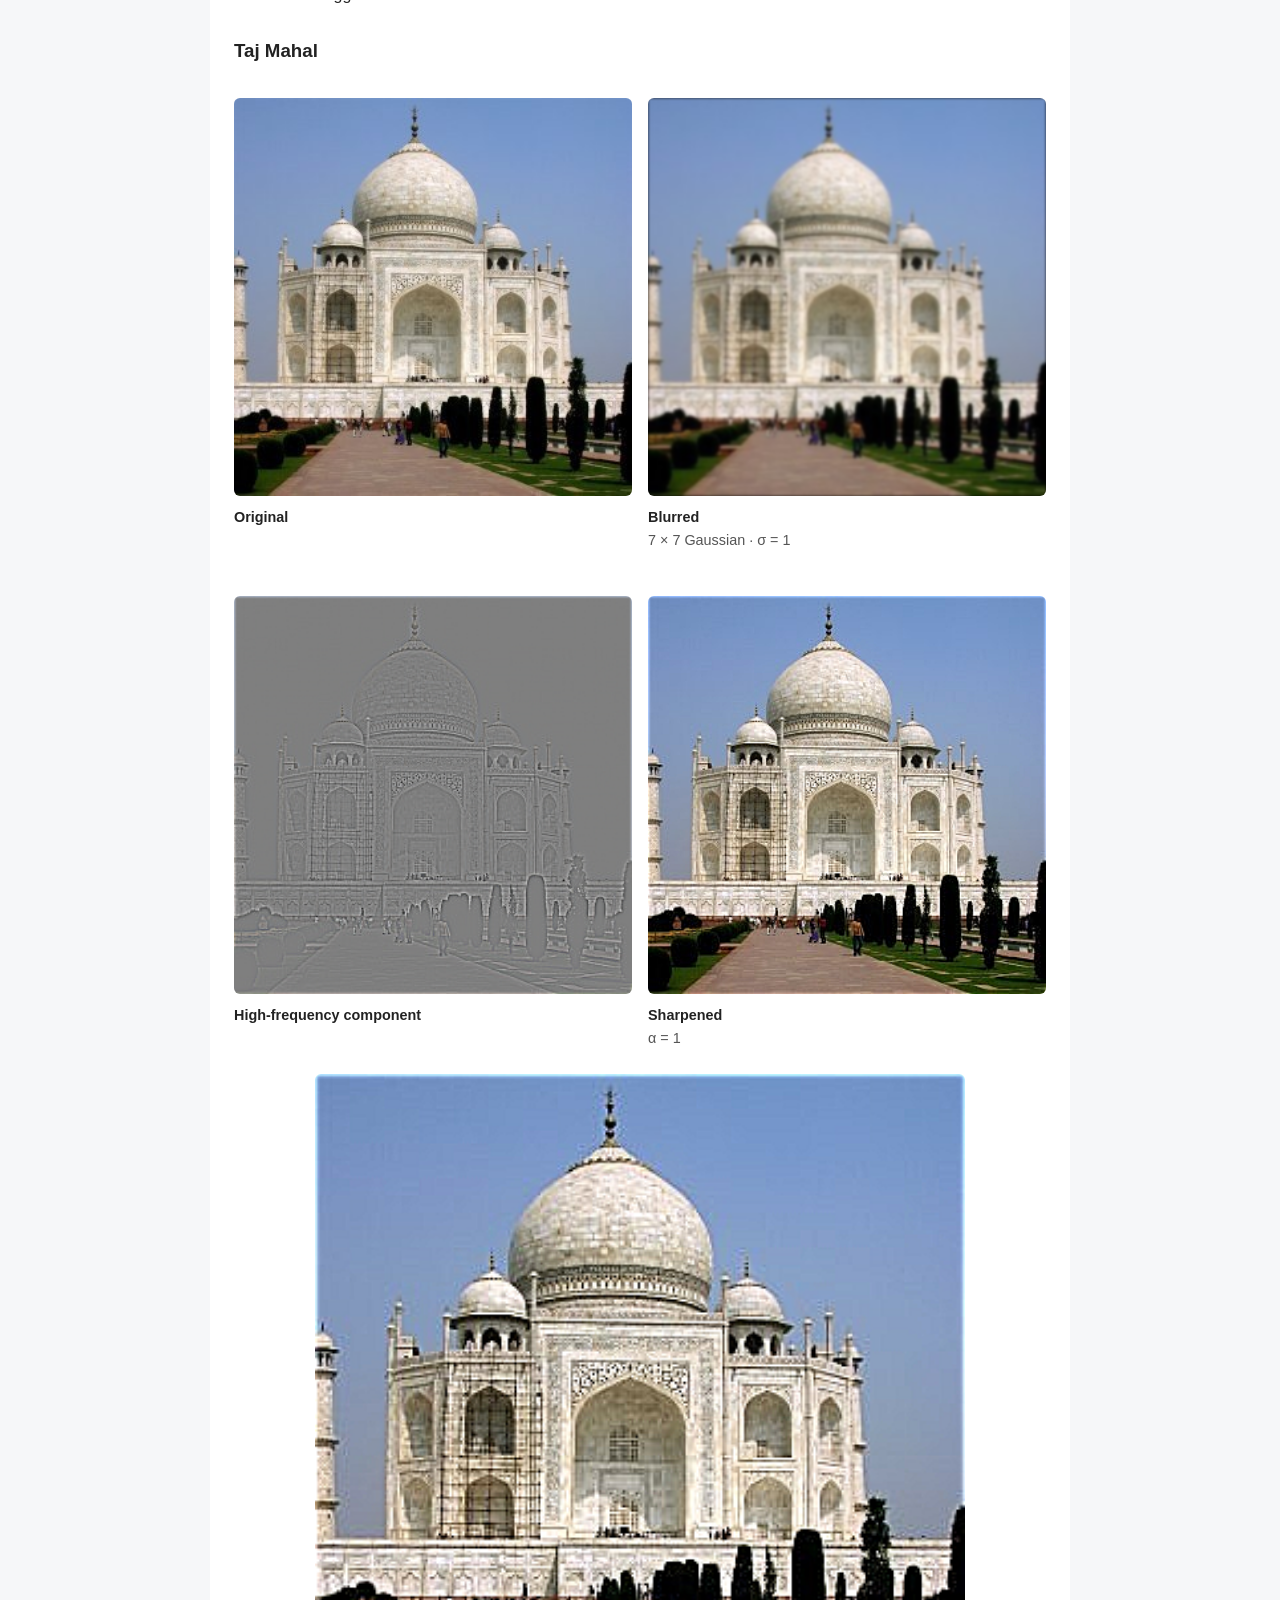
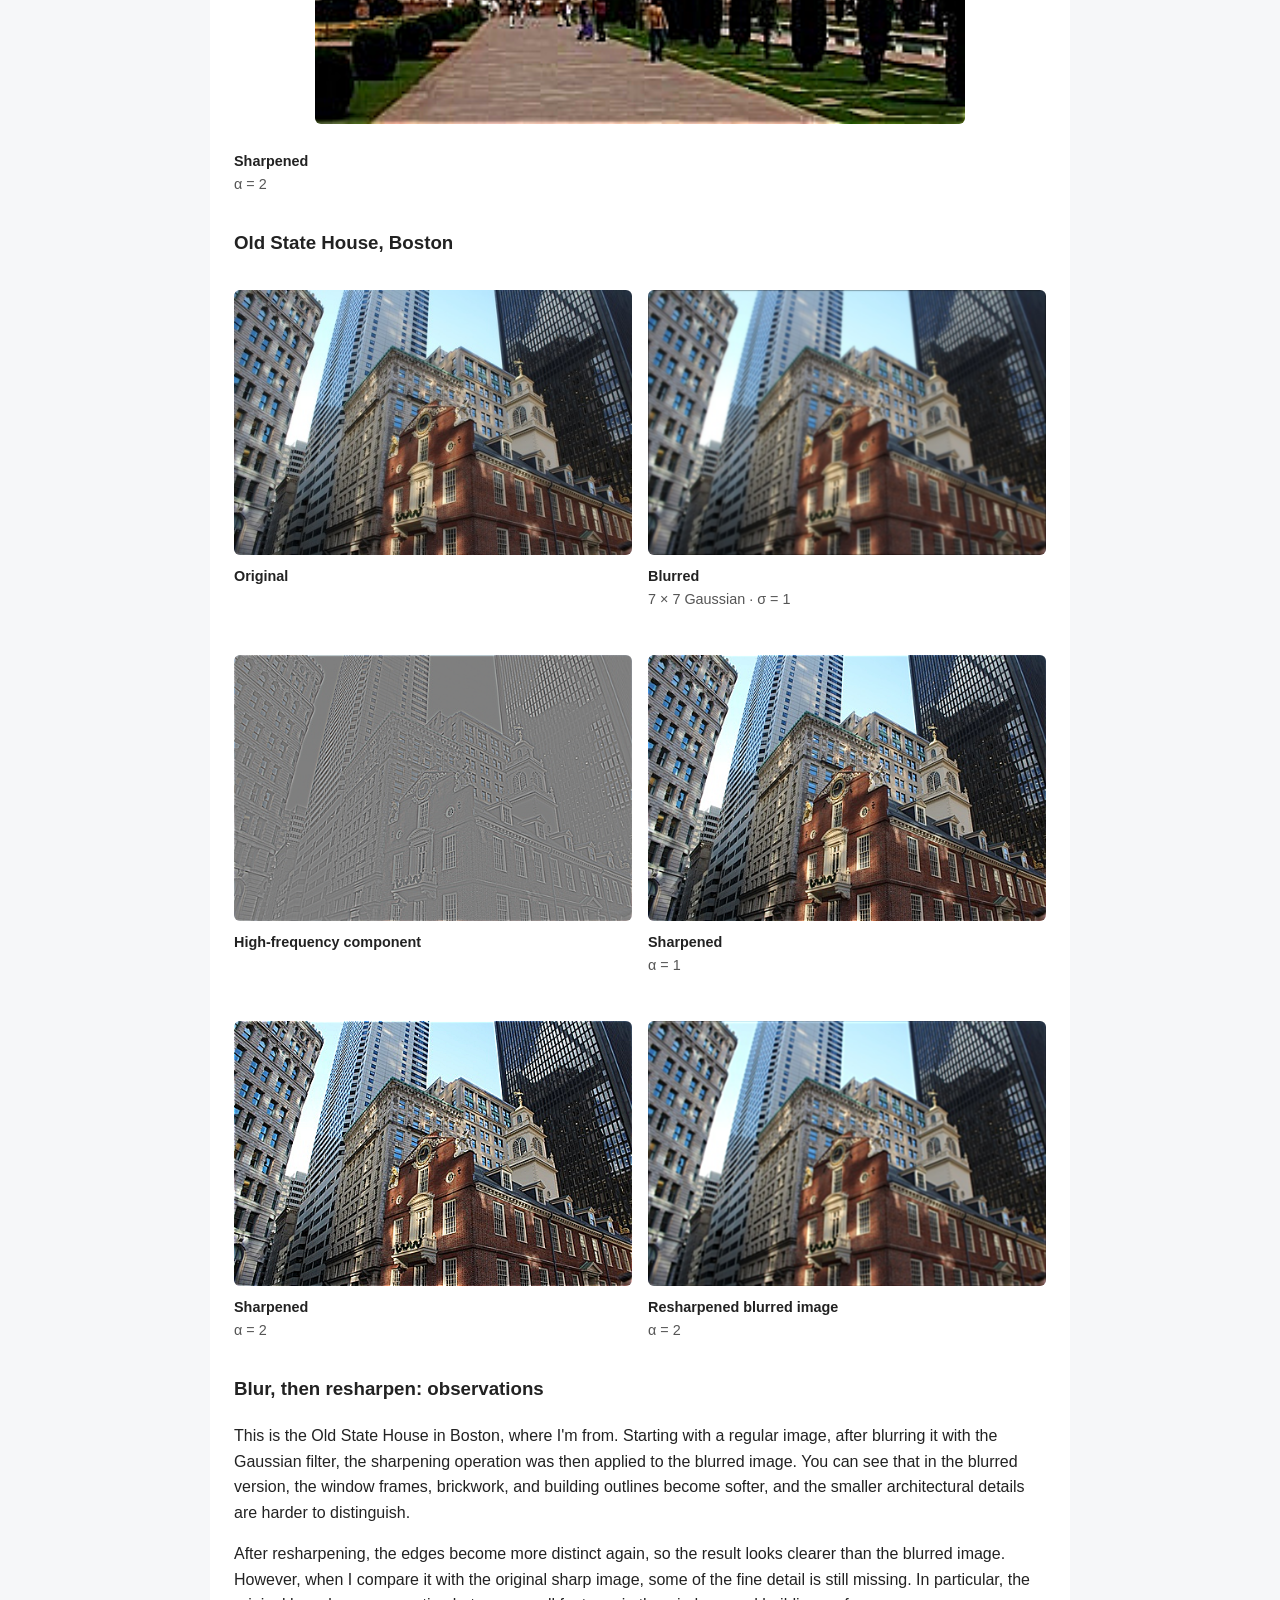
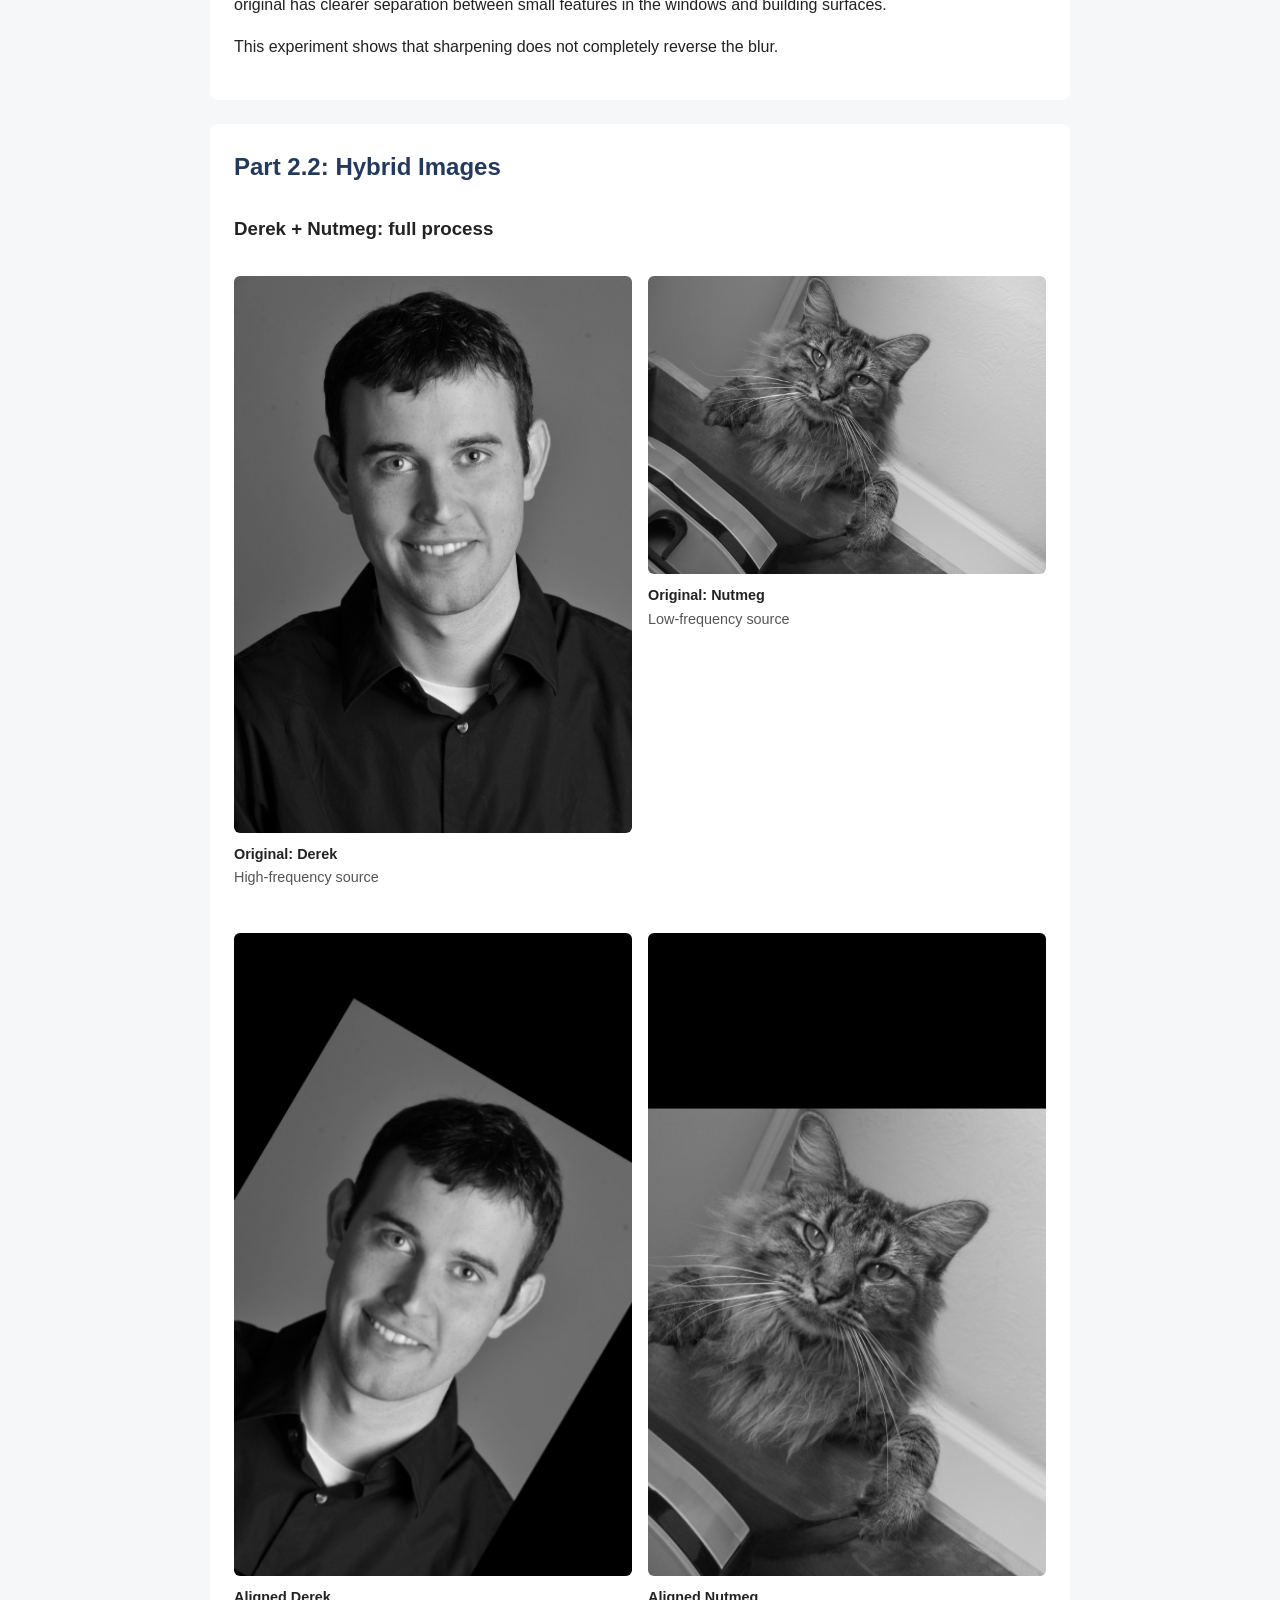
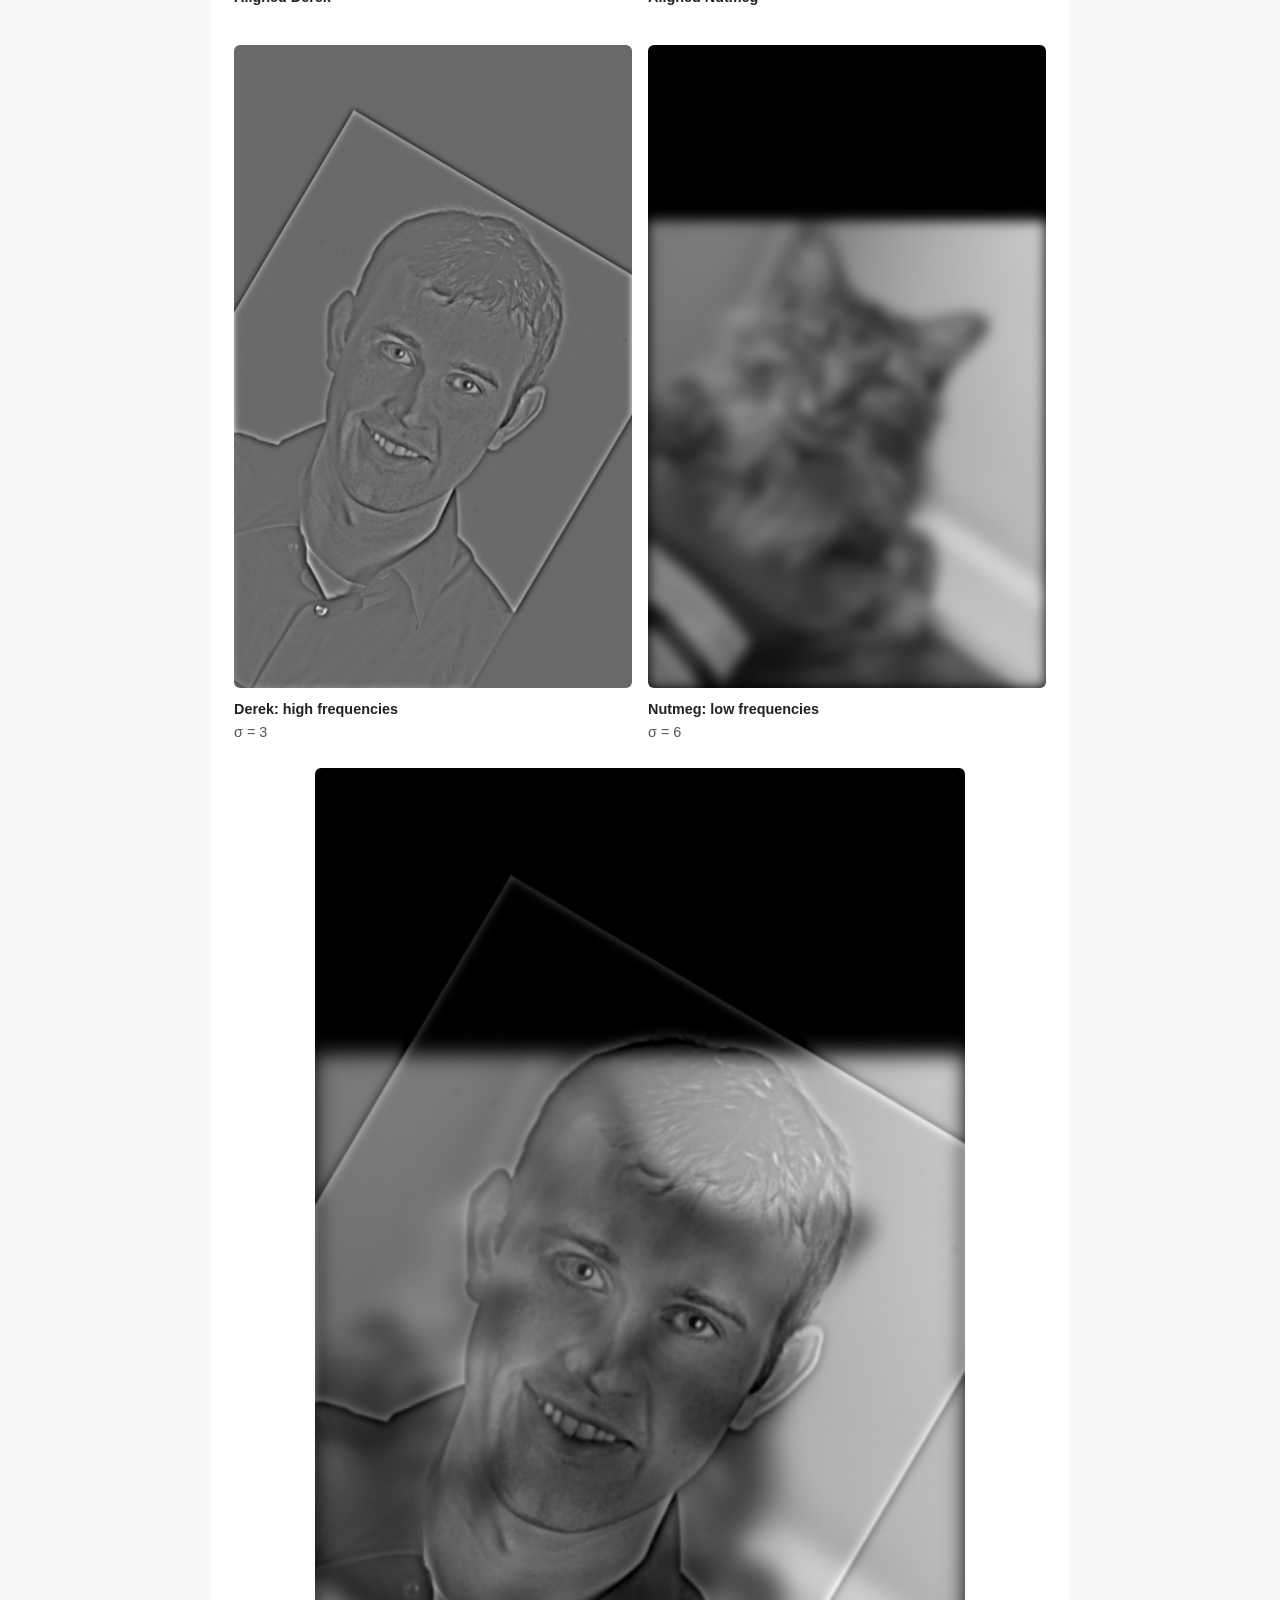
<file: proj2/index.html>
<!DOCTYPE html>
<html lang="en">
<head>
<meta charset="UTF-8">
<meta name="viewport" content="width=device-width, initial-scale=1.0">
<meta name="robots" content="noindex, nofollow">
<title>Project 2 | CS180</title>
<link rel="stylesheet" href="style.css">
</head>
<body>
<header><h1>Project 2</h1><p>Fun with Filters and Frequencies!</p></header>
<main>
<a class="back-link" href="../">← Back to all projects</a>
<nav class="contents" aria-label="Sections">
<a href="#part-1-1">1.1 Convolution</a><a href="#part-1-2">1.2 Finite differences</a><a href="#part-1-3">1.3 DoG</a><a href="#part-2-1">2.1 Sharpening</a><a href="#part-2-2">2.2 Hybrids</a><a href="#part-2-3">2.3 Stacks</a><a href="#part-2-4">2.4 Blending</a><a href="#reflection">Reflection</a>
</nav>

<section id="part-1-1"><h2>Part 1.1: Convolutions from Scratch</h2>

<h3>Four-loop convolution</h3>

<pre><code>def convolve_four_loops(image, kernel):
    height, width = image.shape
    kernel_height, kernel_width = kernel.shape

    flipped_kernel = np.flip(kernel, axis=0)
    flipped_kernel = np.flip(flipped_kernel, axis=1)

    padded = np.pad(
        image,
        ((kernel_height // 2, (kernel_height - 1) // 2), (kernel_width // 2, (kernel_width - 1) // 2))
    )
    output = np.zeros((height, width))

    for y in range(height):
        for x in range(width):
            total = 0
            for kernel_y in range(kernel_height):
                for kernel_x in range(kernel_width):
                    total += (padded[y + kernel_y, x + kernel_x] * flipped_kernel[kernel_y, kernel_x])
            output[y, x] = total

    return output</code></pre>

<h3>Two-loop convolution</h3>

<pre><code>def convolve_two_loops(image, kernel):
    height, width = image.shape
    kernel_height, kernel_width = kernel.shape

    flipped_kernel = np.flip(kernel, axis=0)
    flipped_kernel = np.flip(flipped_kernel, axis=1)

    padded = np.pad(
        image,
        (
            (kernel_height // 2, (kernel_height - 1) // 2),
            (kernel_width // 2, (kernel_width - 1) // 2))
    )

    output = np.zeros((height, width))

    for y in range(height):
        for x in range(width):
            img_patch = padded[y:y + kernel_height, x:x + kernel_width]
            output[y, x] = np.sum(img_patch * flipped_kernel)

    return output</code></pre>

<h3>Filters</h3>

<pre><code>box_filter = np.ones((9, 9)) / 81
dx = np.array([[1, 0, -1]])
dy = np.array([[1], [0], [-1]])</code></pre>

<div class="image-grid gallery">
<figure class="result"><a href="media/selfie_original.png" target="_blank" rel="noopener"><img src="media/selfie_original.png" alt="Original grayscale selfie" loading="lazy" width="384" height="512"></a><figcaption><strong>Original grayscale selfie</strong></figcaption></figure>
<figure class="result"><a href="media/selfie_box.png" target="_blank" rel="noopener"><img src="media/selfie_box.png" alt="9 × 9 box filter" loading="lazy" width="384" height="512"></a><figcaption><strong>9 × 9 box filter</strong></figcaption></figure>
<figure class="result"><a href="media/selfie_dx.png" target="_blank" rel="noopener"><img src="media/selfie_dx.png" alt="Horizontal derivative" loading="lazy" width="384" height="512"></a><figcaption><strong>Horizontal derivative</strong></figcaption></figure>
<figure class="result"><a href="media/selfie_dy.png" target="_blank" rel="noopener"><img src="media/selfie_dy.png" alt="Vertical derivative" loading="lazy" width="384" height="512"></a><figcaption><strong>Vertical derivative</strong></figcaption></figure>
</div>

<h3>Comparison with SciPy</h3>

<p>To compare my implementation with the built in SciPy implementation, I compared every output pixel with SciPy using simple loops to track the largest difference. Both implementations matched exactly for the derivative filters, and the box-filter differences were below 10<sup>−15</sup>, which seems consistent with rounding differences from using floats.</p>

<p>As for the runtime, for the 9 × 9 box filter, the two-loop implementation was faster because NumPy handled the multiplication and summation over each image patch. For the smaller derivative filters, the four-loop implementation was faster because calling NumPy separately for every pixel added a good amount of time. SciPy was clearly and by far the fastest for all three filters. This was all measured using the perf_counter() from Python’s built-in module, subtracting the start time from the end time for each  call. </p>

<p>My implementation follows directly the class definition of convolution, by flipping the kernel horizontally and vertically before multiplying it with each image patch and summing the products.</p>

<p>As for border handling, I used zero padding to ensure that the output was the same size as the input, which is matching SciPy’s mode="same". Further, pixels outside the image are treated as zero, which can also have a side effect of creating artificial edges or darken blurred regions near the image boundaries.</p>

<div class="table-wrap"><table><thead><tr><th>Filter</th><th>Four loops (s)</th><th>Two loops (s)</th><th>SciPy (s)</th></tr></thead><tbody><tr><th scope="row">9 × 9 box</th><td>2.082722</td><td>0.366376</td><td>0.012711</td></tr><tr><th scope="row">Dₓ</th><td>0.117111</td><td>0.298040</td><td>0.001254</td></tr><tr><th scope="row">Dᵧ</th><td>0.135323</td><td>0.295890</td><td>0.002114</td></tr></tbody></table></div></section>

<section id="part-1-2"><h2>Part 1.2: Finite Difference Operator</h2>

<figure class="result"><a href="media/cameraman.png" target="_blank" rel="noopener"><img src="media/cameraman.png" alt="Original cameraman" loading="lazy" width="540" height="542"></a><figcaption><strong>Original cameraman</strong></figcaption></figure>

<div class="image-grid gallery">
<figure class="result"><a href="media/cameraman_dx.png" target="_blank" rel="noopener"><img src="media/cameraman_dx.png" alt="Horizontal derivative" loading="lazy" width="540" height="542"></a><figcaption><strong>Horizontal derivative</strong></figcaption></figure>
<figure class="result"><a href="media/cameraman_dy.png" target="_blank" rel="noopener"><img src="media/cameraman_dy.png" alt="Vertical derivative" loading="lazy" width="540" height="542"></a><figcaption><strong>Vertical derivative</strong></figcaption></figure>
<figure class="result"><a href="media/cameraman_magnitude.png" target="_blank" rel="noopener"><img src="media/cameraman_magnitude.png" alt="Gradient magnitude" loading="lazy" width="540" height="542"></a><figcaption><strong>Gradient magnitude</strong></figcaption></figure>
<figure class="result"><a href="media/cameraman_edges.png" target="_blank" rel="noopener"><img src="media/cameraman_edges.png" alt="Binarized edges" loading="lazy" width="540" height="542"></a><figcaption><strong>Binarized edges</strong><span>Threshold = 0.25</span></figcaption></figure>
</div>

<p class="note"> I chose a threshold of 0.25. I decided on this after testing several values and comparing the resulting edge images, and 0.25 ended up best preserving the main outlines of the cameraman, camera, and tripod while suppressing a good amount of the weaker background texture. In my experiments, it seemed that higher thresholds removed more noise but also created more gaps in the cameraman’s outline, so I thus settled on 0.25 because it struck a good balance between retaining important edges and also removing noise. However, some scattered responses remain, near to the ground.</p>

</section>

<section id="part-1-3"><h2>Part 1.3: Derivative of Gaussian (DoG) Filter</h2>

<h3>Gaussian smoothing</h3>

<figure class="result"><a href="media/cameraman_blurred.png" target="_blank" rel="noopener"><img src="media/cameraman_blurred.png" alt="Gaussian-blurred cameraman" loading="lazy" width="540" height="542"></a><figcaption><strong>Gaussian-blurred cameraman</strong><span>7 × 7 kernel · σ = 1</span></figcaption></figure>

<div class="image-grid gallery">
<figure class="result"><a href="media/blurred_magnitude.png" target="_blank" rel="noopener"><img src="media/blurred_magnitude.png" alt="Gradient magnitude after smoothing" loading="lazy" width="540" height="542"></a><figcaption><strong>Gradient magnitude after smoothing</strong></figcaption></figure>
<figure class="result"><a href="media/blurred_edges.png" target="_blank" rel="noopener"><img src="media/blurred_edges.png" alt="Edges after smoothing" loading="lazy" width="540" height="542"></a><figcaption><strong>Edges after smoothing</strong><span>Threshold = 0.12</span></figcaption></figure>
</div>

<h3>Derivative of Gaussian filters</h3>

<div class="image-grid gallery">
<figure class="result"><a href="media/dog_x_filter.png" target="_blank" rel="noopener"><img src="media/dog_x_filter.png" alt="DoG filter: x" loading="lazy" width="9" height="7"></a><figcaption><strong>DoG filter: x</strong></figcaption></figure>
<figure class="result"><a href="media/dog_y_filter.png" target="_blank" rel="noopener"><img src="media/dog_y_filter.png" alt="DoG filter: y" loading="lazy" width="7" height="9"></a><figcaption><strong>DoG filter: y</strong></figcaption></figure>
<figure class="result"><a href="media/dog_magnitude.png" target="_blank" rel="noopener"><img src="media/dog_magnitude.png" alt="DoG gradient magnitude" loading="lazy" width="540" height="542"></a><figcaption><strong>DoG gradient magnitude</strong></figcaption></figure>
<figure class="result"><a href="media/dog_edges.png" target="_blank" rel="noopener"><img src="media/dog_edges.png" alt="DoG edges" loading="lazy" width="540" height="542"></a><figcaption><strong>DoG edges</strong><span>Threshold = 0.12</span></figcaption></figure>
</div>

<h3>Comparison and verification</h3>

<div class="image-grid gallery">
<figure class="result"><a href="media/cameraman_edges.png" target="_blank" rel="noopener"><img src="media/cameraman_edges.png" alt="Binarized edges" loading="lazy" width="540" height="542"></a><figcaption><strong>Binarized edges</strong><span>Threshold = 0.25</span></figcaption></figure>
<figure class="result"><a href="media/blurred_edges.png" target="_blank" rel="noopener"><img src="media/blurred_edges.png" alt="Gaussian smoothing + finite differences" loading="lazy" width="540" height="542"></a><figcaption><strong>Gaussian smoothing + finite differences</strong><span>Threshold = 0.12</span></figcaption></figure>
</div>

<p>Compared with finite differences alone, the Gaussian smoothing seems to have reduced scattered responses in the ground and also produced smoother, and more continuous outlines. Further, some fine details disappear, and the thresholded edges appear thicker. After testing thresholds of 0.10, 0.12, and 0.14 on the smoothed image, I settled on 0.12 because it reduced more ground noise than 0.10 while retaining more edge detail than 0.14. I used a lower threshold after smoothing because blurring makes the edges weaker, so a higher threshold would miss more of them.</p>

<p>The DoG filters give the same result as smoothing first and then taking finite differences, up to the floating point rounding errors (within the image interiors)). To verify, I calculated the maximum absolute differences to be very small and due to rounding: approximately 7.97 × 10<sup>−16</sup> in x and 7.45 × 10<sup>−16</sup> in y. I excluded a four-pixel border from this comparison error calculation because the methods handle the image edges differently; the two-step method pads the blurred image again before taking derivatives, while the DoG method applies the combined filter to the original image in just one step.</p>

</section>

<section id="part-2-1"><h2>Part 2.1: Image Sharpening</h2>

<p>Unsharp masking makes an image look sharper by strengthening its high-frequency details, such as edges and fine textures. To begin the process, first, a Gaussian blur smooths out these details. Basically, the Gaussian acts as a low-pass filter: it will preserves gradual changes in brightness, while also reducing rapid changes between nearby pixels, which correspond to high frequencies. After subtracting the blurred image from the original, this isolates the high-frequency component, which is then scaled and added back to the original to make the details stand out more. Adding this component back essentially strengthens the rapid brightness changes around edges, making the image appear sharper.</p>

<p>I combined these steps into a single convolution and compared sharpening amounts of 1 and 2. From the results, we can see that a larger sharpening amount makes edges and textures more pronounced, but can also make them look exaggerated.</p>

<h3>Taj Mahal</h3>

<div class="image-grid gallery">
<figure class="result"><a href="media/taj_original.png" target="_blank" rel="noopener"><img src="media/taj_original.png" alt="Original" loading="lazy" width="300" height="300"></a><figcaption><strong>Original</strong></figcaption></figure>
<figure class="result"><a href="media/taj_blurred.png" target="_blank" rel="noopener"><img src="media/taj_blurred.png" alt="Blurred" loading="lazy" width="300" height="300"></a><figcaption><strong>Blurred</strong><span>7 × 7 Gaussian · σ = 1</span></figcaption></figure>
<figure class="result"><a href="media/taj_high_frequencies.png" target="_blank" rel="noopener"><img src="media/taj_high_frequencies.png" alt="High-frequency component" loading="lazy" width="300" height="300"></a><figcaption><strong>High-frequency component</strong></figcaption></figure>
<figure class="result"><a href="media/taj_sharpened_1.png" target="_blank" rel="noopener"><img src="media/taj_sharpened_1.png" alt="Sharpened" loading="lazy" width="300" height="300"></a><figcaption><strong>Sharpened</strong><span>α = 1</span></figcaption></figure>
</div>

<figure class="result"><a href="media/taj_sharpened_2.png" target="_blank" rel="noopener"><img src="media/taj_sharpened_2.png" alt="Sharpened" loading="lazy" width="300" height="300"></a><figcaption><strong>Sharpened</strong><span>α = 2</span></figcaption></figure>

<h3>Old State House, Boston</h3>

<div class="image-grid gallery">
<figure class="result"><a href="media/sharp_original.png" target="_blank" rel="noopener"><img src="media/sharp_original.png" alt="Original" loading="lazy" width="480" height="320"></a><figcaption><strong>Original</strong></figcaption></figure>
<figure class="result"><a href="media/sharp_blurred.png" target="_blank" rel="noopener"><img src="media/sharp_blurred.png" alt="Blurred" loading="lazy" width="480" height="320"></a><figcaption><strong>Blurred</strong><span>7 × 7 Gaussian · σ = 1</span></figcaption></figure>
<figure class="result"><a href="media/sharp_high_frequencies.png" target="_blank" rel="noopener"><img src="media/sharp_high_frequencies.png" alt="High-frequency component" loading="lazy" width="480" height="320"></a><figcaption><strong>High-frequency component</strong></figcaption></figure>
<figure class="result"><a href="media/sharp_sharpened_1.png" target="_blank" rel="noopener"><img src="media/sharp_sharpened_1.png" alt="Sharpened" loading="lazy" width="480" height="320"></a><figcaption><strong>Sharpened</strong><span>α = 1</span></figcaption></figure>
<figure class="result"><a href="media/sharp_sharpened_2.png" target="_blank" rel="noopener"><img src="media/sharp_sharpened_2.png" alt="Sharpened" loading="lazy" width="480" height="320"></a><figcaption><strong>Sharpened</strong><span>α = 2</span></figcaption></figure>
<figure class="result"><a href="media/sharp_resharpened.png" target="_blank" rel="noopener"><img src="media/sharp_resharpened.png" alt="Resharpened blurred image" loading="lazy" width="480" height="320"></a><figcaption><strong>Resharpened blurred image</strong><span>α = 2</span></figcaption></figure>
</div>

<h3>Blur, then resharpen: observations</h3>

<p> This is the Old State House in Boston, where I'm from. Starting with a regular image, after blurring it with the Gaussian filter, the sharpening operation was then applied to the blurred image. You can see that in the blurred version, the window frames, brickwork, and building outlines become softer, and the smaller architectural details are harder to distinguish.</p>
<p>After resharpening, the edges become more distinct again, so the result looks clearer than the blurred image. However, when I compare it with the original sharp image, some of the fine detail is still missing. In particular, the original has clearer separation between small features in the windows and building surfaces.</p>
<p>This experiment shows that sharpening does not completely reverse the blur. </p>

</section>

<section id="part-2-2"><h2>Part 2.2: Hybrid Images</h2>

<h3>Derek + Nutmeg: full process</h3>

<div class="image-grid gallery">
<figure class="result"><a href="media/derek_nutmeg_original_high.png" target="_blank" rel="noopener"><img src="media/derek_nutmeg_original_high.png" alt="Original: Derek" loading="lazy" width="429" height="600"></a><figcaption><strong>Original: Derek</strong><span>High-frequency source</span></figcaption></figure>
<figure class="result"><a href="media/derek_nutmeg_original_low.png" target="_blank" rel="noopener"><img src="media/derek_nutmeg_original_low.png" alt="Original: Nutmeg" loading="lazy" width="600" height="450"></a><figcaption><strong>Original: Nutmeg</strong><span>Low-frequency source</span></figcaption></figure>
<figure class="result"><a href="media/derek_nutmeg_aligned_high.png" target="_blank" rel="noopener"><img src="media/derek_nutmeg_aligned_high.png" alt="Aligned Derek" loading="lazy" width="383" height="619"></a><figcaption><strong>Aligned Derek</strong></figcaption></figure>
<figure class="result"><a href="media/derek_nutmeg_aligned_low.png" target="_blank" rel="noopener"><img src="media/derek_nutmeg_aligned_low.png" alt="Aligned Nutmeg" loading="lazy" width="383" height="619"></a><figcaption><strong>Aligned Nutmeg</strong></figcaption></figure>
</div>

<div class="image-grid gallery">
<figure class="result"><a href="media/derek_nutmeg_high_frequencies.png" target="_blank" rel="noopener"><img src="media/derek_nutmeg_high_frequencies.png" alt="Derek: high frequencies" loading="lazy" width="383" height="619"></a><figcaption><strong>Derek: high frequencies</strong><span>σ = 3</span></figcaption></figure>
<figure class="result"><a href="media/derek_nutmeg_low_frequencies.png" target="_blank" rel="noopener"><img src="media/derek_nutmeg_low_frequencies.png" alt="Nutmeg: low frequencies" loading="lazy" width="383" height="619"></a><figcaption><strong>Nutmeg: low frequencies</strong><span>σ = 6</span></figcaption></figure>
</div>

<figure class="result"><a href="media/derek_nutmeg_hybrid.png" target="_blank" rel="noopener"><img src="media/derek_nutmeg_hybrid.png" alt="Derek + Nutmeg hybrid" loading="lazy" width="383" height="619"></a><figcaption><strong>Derek + Nutmeg hybrid</strong></figcaption></figure>

<h3>Fourier analysis</h3>

<div class="image-grid gallery">
<figure class="result"><a href="media/derek_nutmeg_fft_input_high.png" target="_blank" rel="noopener"><img src="media/derek_nutmeg_fft_input_high.png" alt="Aligned Derek: log Fourier magnitude" loading="lazy" width="383" height="619"></a><figcaption><strong>Aligned Derek: log Fourier magnitude</strong></figcaption></figure>
<figure class="result"><a href="media/derek_nutmeg_fft_input_low.png" target="_blank" rel="noopener"><img src="media/derek_nutmeg_fft_input_low.png" alt="Aligned Nutmeg: log Fourier magnitude" loading="lazy" width="383" height="619"></a><figcaption><strong>Aligned Nutmeg: log Fourier magnitude</strong></figcaption></figure>
<figure class="result"><a href="media/derek_nutmeg_fft_filtered_high.png" target="_blank" rel="noopener"><img src="media/derek_nutmeg_fft_filtered_high.png" alt="High-pass result: log Fourier magnitude" loading="lazy" width="383" height="619"></a><figcaption><strong>High-pass result: log Fourier magnitude</strong></figcaption></figure>
<figure class="result"><a href="media/derek_nutmeg_fft_filtered_low.png" target="_blank" rel="noopener"><img src="media/derek_nutmeg_fft_filtered_low.png" alt="Low-pass result: log Fourier magnitude" loading="lazy" width="383" height="619"></a><figcaption><strong>Low-pass result: log Fourier magnitude</strong></figcaption></figure>
</div>

<figure class="result"><a href="media/derek_nutmeg_fft_hybrid.png" target="_blank" rel="noopener"><img src="media/derek_nutmeg_fft_hybrid.png" alt="Hybrid: log Fourier magnitude" loading="lazy" width="383" height="619"></a><figcaption><strong>Hybrid: log Fourier magnitude</strong></figcaption></figure>

<h3>My chosen images</h3>

<p>For my custom experiments, I chose two of my favorite sports players, Drake Maye and Payton Tolle, and paired each with an animal that I think represents them: a golden retriever for Maye and a brown bear for Tolle.</p>

<h3>Drake Maye + golden retriever</h3>

<div class="image-grid gallery">
<figure class="result"><a href="media/maye_dog_original_high.png" target="_blank" rel="noopener"><img src="media/maye_dog_original_high.png" alt="Golden retriever" loading="lazy" width="600" height="450"></a><figcaption><strong>Golden retriever</strong><span>High-frequency source · σ = 2</span></figcaption></figure>
<figure class="result"><a href="media/maye_dog_original_low.png" target="_blank" rel="noopener"><img src="media/maye_dog_original_low.png" alt="Drake Maye" loading="lazy" width="600" height="436"></a><figcaption><strong>Drake Maye</strong><span>Low-frequency source · σ = 8</span></figcaption></figure>
</div>

<figure class="result"><a href="media/maye_dog_hybrid.png" target="_blank" rel="noopener"><img src="media/maye_dog_hybrid.png" alt="Drake Maye + golden retriever hybrid" loading="lazy" width="377" height="310"></a><figcaption><strong>Drake Maye + golden retriever hybrid</strong></figcaption></figure>

<h3>Payton Tolle + brown bear</h3>

<div class="image-grid gallery">
<figure class="result"><a href="media/tolle_bear_original_high.png" target="_blank" rel="noopener"><img src="media/tolle_bear_original_high.png" alt="Brown bear" loading="lazy" width="600" height="399"></a><figcaption><strong>Brown bear</strong><span>High-frequency source · σ = 2</span></figcaption></figure>
<figure class="result"><a href="media/tolle_bear_original_low.png" target="_blank" rel="noopener"><img src="media/tolle_bear_original_low.png" alt="Payton Tolle" loading="lazy" width="600" height="436"></a><figcaption><strong>Payton Tolle</strong><span>Low-frequency source · σ = 8</span></figcaption></figure>
</div>

<figure class="result"><a href="media/tolle_bear_hybrid.png" target="_blank" rel="noopener"><img src="media/tolle_bear_hybrid.png" alt="Payton Tolle + brown bear hybrid" loading="lazy" width="408" height="365"></a><figcaption><strong>Payton Tolle + brown bear hybrid</strong></figcaption></figure>

</section>

<section id="part-2-3"><h2>Part 2.3: Gaussian and Laplacian Stacks</h2>

<h3>Gaussian stacks</h3>

<div class="image-grid gallery">
<figure class="result"><a href="media/apple_gaussian_0.png" target="_blank" rel="noopener"><img src="media/apple_gaussian_0.png" alt="Apple: level 0" loading="lazy" width="300" height="300"></a><figcaption><strong>Apple: level 0</strong></figcaption></figure>
<figure class="result"><a href="media/orange_gaussian_0.png" target="_blank" rel="noopener"><img src="media/orange_gaussian_0.png" alt="Orange: level 0" loading="lazy" width="300" height="300"></a><figcaption><strong>Orange: level 0</strong></figcaption></figure>
</div>

<div class="image-grid gallery">
<figure class="result"><a href="media/apple_gaussian_1.png" target="_blank" rel="noopener"><img src="media/apple_gaussian_1.png" alt="Apple: level 1" loading="lazy" width="300" height="300"></a><figcaption><strong>Apple: level 1</strong></figcaption></figure>
<figure class="result"><a href="media/orange_gaussian_1.png" target="_blank" rel="noopener"><img src="media/orange_gaussian_1.png" alt="Orange: level 1" loading="lazy" width="300" height="300"></a><figcaption><strong>Orange: level 1</strong></figcaption></figure>
</div>

<div class="image-grid gallery">
<figure class="result"><a href="media/apple_gaussian_2.png" target="_blank" rel="noopener"><img src="media/apple_gaussian_2.png" alt="Apple: level 2" loading="lazy" width="300" height="300"></a><figcaption><strong>Apple: level 2</strong></figcaption></figure>
<figure class="result"><a href="media/orange_gaussian_2.png" target="_blank" rel="noopener"><img src="media/orange_gaussian_2.png" alt="Orange: level 2" loading="lazy" width="300" height="300"></a><figcaption><strong>Orange: level 2</strong></figcaption></figure>
</div>

<div class="image-grid gallery">
<figure class="result"><a href="media/apple_gaussian_3.png" target="_blank" rel="noopener"><img src="media/apple_gaussian_3.png" alt="Apple: level 3" loading="lazy" width="300" height="300"></a><figcaption><strong>Apple: level 3</strong></figcaption></figure>
<figure class="result"><a href="media/orange_gaussian_3.png" target="_blank" rel="noopener"><img src="media/orange_gaussian_3.png" alt="Orange: level 3" loading="lazy" width="300" height="300"></a><figcaption><strong>Orange: level 3</strong></figcaption></figure>
</div>

<div class="image-grid gallery">
<figure class="result"><a href="media/apple_gaussian_4.png" target="_blank" rel="noopener"><img src="media/apple_gaussian_4.png" alt="Apple: level 4" loading="lazy" width="300" height="300"></a><figcaption><strong>Apple: level 4</strong></figcaption></figure>
<figure class="result"><a href="media/orange_gaussian_4.png" target="_blank" rel="noopener"><img src="media/orange_gaussian_4.png" alt="Orange: level 4" loading="lazy" width="300" height="300"></a><figcaption><strong>Orange: level 4</strong></figcaption></figure>
</div>

<div class="image-grid gallery">
<figure class="result"><a href="media/apple_gaussian_5.png" target="_blank" rel="noopener"><img src="media/apple_gaussian_5.png" alt="Apple: level 5" loading="lazy" width="300" height="300"></a><figcaption><strong>Apple: level 5</strong></figcaption></figure>
<figure class="result"><a href="media/orange_gaussian_5.png" target="_blank" rel="noopener"><img src="media/orange_gaussian_5.png" alt="Orange: level 5" loading="lazy" width="300" height="300"></a><figcaption><strong>Orange: level 5</strong></figcaption></figure>
</div>

<h3>Laplacian stacks</h3>

<div class="image-grid gallery">
<figure class="result"><a href="media/apple_laplacian_0.png" target="_blank" rel="noopener"><img src="media/apple_laplacian_0.png" alt="Apple: level 0" loading="lazy" width="300" height="300"></a><figcaption><strong>Apple: level 0</strong></figcaption></figure>
<figure class="result"><a href="media/orange_laplacian_0.png" target="_blank" rel="noopener"><img src="media/orange_laplacian_0.png" alt="Orange: level 0" loading="lazy" width="300" height="300"></a><figcaption><strong>Orange: level 0</strong></figcaption></figure>
</div>

<div class="image-grid gallery">
<figure class="result"><a href="media/apple_laplacian_1.png" target="_blank" rel="noopener"><img src="media/apple_laplacian_1.png" alt="Apple: level 1" loading="lazy" width="300" height="300"></a><figcaption><strong>Apple: level 1</strong></figcaption></figure>
<figure class="result"><a href="media/orange_laplacian_1.png" target="_blank" rel="noopener"><img src="media/orange_laplacian_1.png" alt="Orange: level 1" loading="lazy" width="300" height="300"></a><figcaption><strong>Orange: level 1</strong></figcaption></figure>
</div>

<div class="image-grid gallery">
<figure class="result"><a href="media/apple_laplacian_2.png" target="_blank" rel="noopener"><img src="media/apple_laplacian_2.png" alt="Apple: level 2" loading="lazy" width="300" height="300"></a><figcaption><strong>Apple: level 2</strong></figcaption></figure>
<figure class="result"><a href="media/orange_laplacian_2.png" target="_blank" rel="noopener"><img src="media/orange_laplacian_2.png" alt="Orange: level 2" loading="lazy" width="300" height="300"></a><figcaption><strong>Orange: level 2</strong></figcaption></figure>
</div>

<div class="image-grid gallery">
<figure class="result"><a href="media/apple_laplacian_3.png" target="_blank" rel="noopener"><img src="media/apple_laplacian_3.png" alt="Apple: level 3" loading="lazy" width="300" height="300"></a><figcaption><strong>Apple: level 3</strong></figcaption></figure>
<figure class="result"><a href="media/orange_laplacian_3.png" target="_blank" rel="noopener"><img src="media/orange_laplacian_3.png" alt="Orange: level 3" loading="lazy" width="300" height="300"></a><figcaption><strong>Orange: level 3</strong></figcaption></figure>
</div>

<div class="image-grid gallery">
<figure class="result"><a href="media/apple_laplacian_4.png" target="_blank" rel="noopener"><img src="media/apple_laplacian_4.png" alt="Apple: level 4" loading="lazy" width="300" height="300"></a><figcaption><strong>Apple: level 4</strong></figcaption></figure>
<figure class="result"><a href="media/orange_laplacian_4.png" target="_blank" rel="noopener"><img src="media/orange_laplacian_4.png" alt="Orange: level 4" loading="lazy" width="300" height="300"></a><figcaption><strong>Orange: level 4</strong></figcaption></figure>
</div>

<div class="image-grid gallery">
<figure class="result"><a href="media/apple_laplacian_5.png" target="_blank" rel="noopener"><img src="media/apple_laplacian_5.png" alt="Apple: level 5 (residual)" loading="lazy" width="300" height="300"></a><figcaption><strong>Apple: level 5 (residual)</strong></figcaption></figure>
<figure class="result"><a href="media/orange_laplacian_5.png" target="_blank" rel="noopener"><img src="media/orange_laplacian_5.png" alt="Orange: level 5 (residual)" loading="lazy" width="300" height="300"></a><figcaption><strong>Orange: level 5 (residual)</strong></figcaption></figure>
</div>

<h3>Recreating Figure 3.42 (a)–(l)</h3>

<figure class="result"><a href="media/oraple_process.png" target="_blank" rel="noopener"><img src="media/oraple_process.png" alt="Masked apple, masked orange, and combined result" loading="lazy" width="1200" height="1200"></a><figcaption><strong>Masked apple, masked orange, and combined result</strong></figcaption></figure>

</section>

<section id="part-2-4"><h2>Part 2.4: Multiresolution Blending</h2>

<h3>Apple + orange</h3>

<div class="image-grid gallery">
<figure class="result"><a href="media/apple_gaussian_0.png" target="_blank" rel="noopener"><img src="media/apple_gaussian_0.png" alt="Apple" loading="lazy" width="300" height="300"></a><figcaption><strong>Apple</strong></figcaption></figure>
<figure class="result"><a href="media/orange_gaussian_0.png" target="_blank" rel="noopener"><img src="media/orange_gaussian_0.png" alt="Orange" loading="lazy" width="300" height="300"></a><figcaption><strong>Orange</strong></figcaption></figure>
<figure class="result"><a href="media/oraple_mask.png" target="_blank" rel="noopener"><img src="media/oraple_mask.png" alt="Vertical split mask" loading="lazy" width="300" height="300"></a><figcaption><strong>Vertical split mask</strong></figcaption></figure>
<figure class="result"><a href="media/oraple.png" target="_blank" rel="noopener"><img src="media/oraple.png" alt="Oraple" loading="lazy" width="300" height="300"></a><figcaption><strong>Oraple</strong></figcaption></figure>
</div>

<h3>Golden retriever + Drake Maye</h3>

<div class="image-grid gallery">
<figure class="result"><a href="media/blend1_first.png" target="_blank" rel="noopener"><img src="media/blend1_first.png" alt="Aligned animal input" loading="lazy" width="400" height="291"></a><figcaption><strong>Aligned animal input</strong></figcaption></figure>
<figure class="result"><a href="media/blend1_second.png" target="_blank" rel="noopener"><img src="media/blend1_second.png" alt="Player input" loading="lazy" width="400" height="291"></a><figcaption><strong>Player input</strong></figcaption></figure>
<figure class="result"><a href="media/blend1_mask.png" target="_blank" rel="noopener"><img src="media/blend1_mask.png" alt="Ellipse mask" loading="lazy" width="400" height="291"></a><figcaption><strong>Ellipse mask</strong></figcaption></figure>
<figure class="result"><a href="media/blend1_result.png" target="_blank" rel="noopener"><img src="media/blend1_result.png" alt="Multiresolution blend" loading="lazy" width="400" height="291"></a><figcaption><strong>Multiresolution blend</strong></figcaption></figure>
</div>

<h3>Favorite blend: process</h3>

<figure class="result"><a href="media/blend1_process.png" target="_blank" rel="noopener"><img src="media/blend1_process.png" alt="Masked contributions and reconstruction" loading="lazy" width="1200" height="1200"></a><figcaption><strong>Masked contributions and reconstruction</strong></figcaption></figure>

<h3>Brown bear + Payton Tolle</h3>

<div class="image-grid gallery">
<figure class="result"><a href="media/blend2_first.png" target="_blank" rel="noopener"><img src="media/blend2_first.png" alt="Aligned animal input" loading="lazy" width="400" height="291"></a><figcaption><strong>Aligned animal input</strong></figcaption></figure>
<figure class="result"><a href="media/blend2_second.png" target="_blank" rel="noopener"><img src="media/blend2_second.png" alt="Player input" loading="lazy" width="400" height="291"></a><figcaption><strong>Player input</strong></figcaption></figure>
<figure class="result"><a href="media/blend2_mask.png" target="_blank" rel="noopener"><img src="media/blend2_mask.png" alt="Polygon mask" loading="lazy" width="400" height="291"></a><figcaption><strong>Polygon mask</strong></figcaption></figure>
<figure class="result"><a href="media/blend2_result.png" target="_blank" rel="noopener"><img src="media/blend2_result.png" alt="Multiresolution blend" loading="lazy" width="400" height="291"></a><figcaption><strong>Multiresolution blend</strong></figcaption></figure>
</div>

</section>

<section id="reflection"><h2>Reflection</h2>

<p>The most important and interesting thing I learned from this project is that high-frequency information is not inherently good or bad- its value depends on the task. For example, in sharpening, I strengthened high frequencies to emphasize detail, but in edge detection, I suppressed some of those frequencies first because the small intensity variations distracted from the main outlines. These different experiments helped me understand that filtering involves deciding which information matters for the result, rather than simply trying to preserve as much detail as possible!</p>

</section>

</main>
<footer>CS180 · Fall 2026</footer>
</body>
</html>
</file>
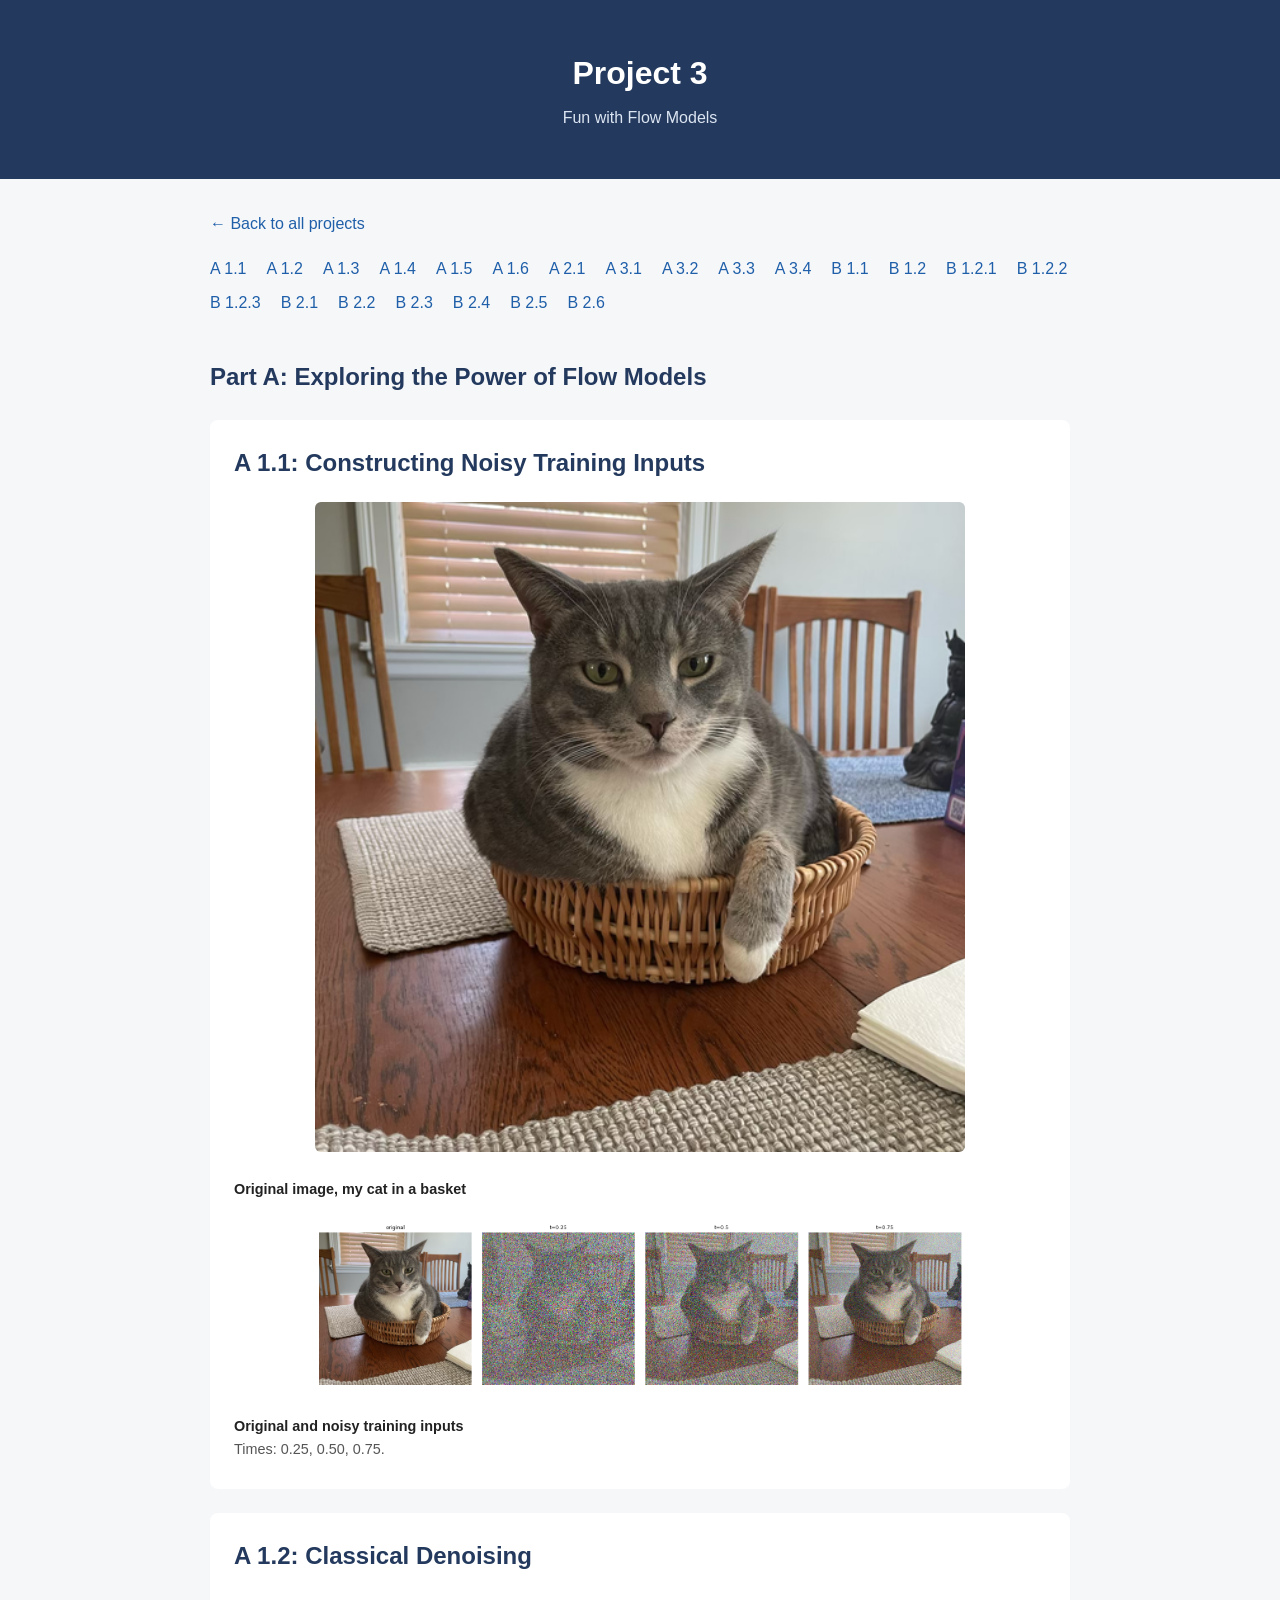
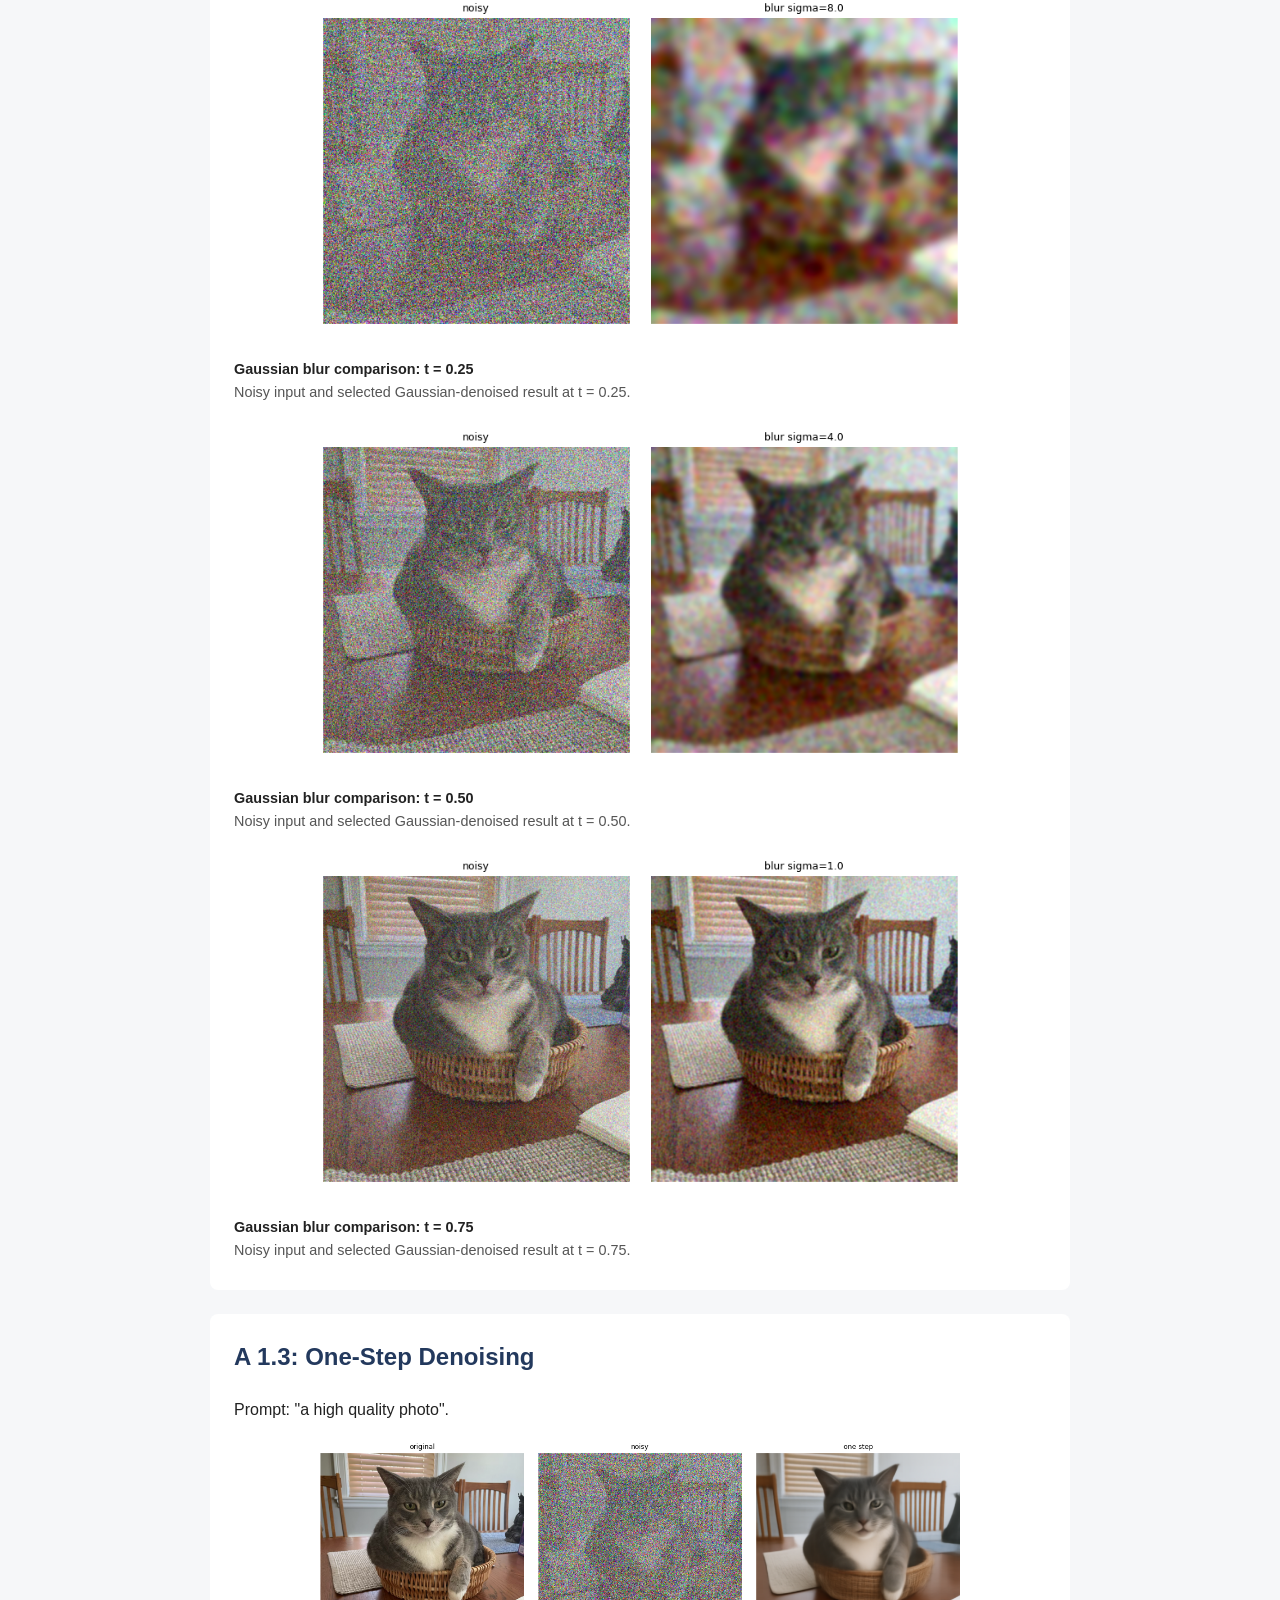
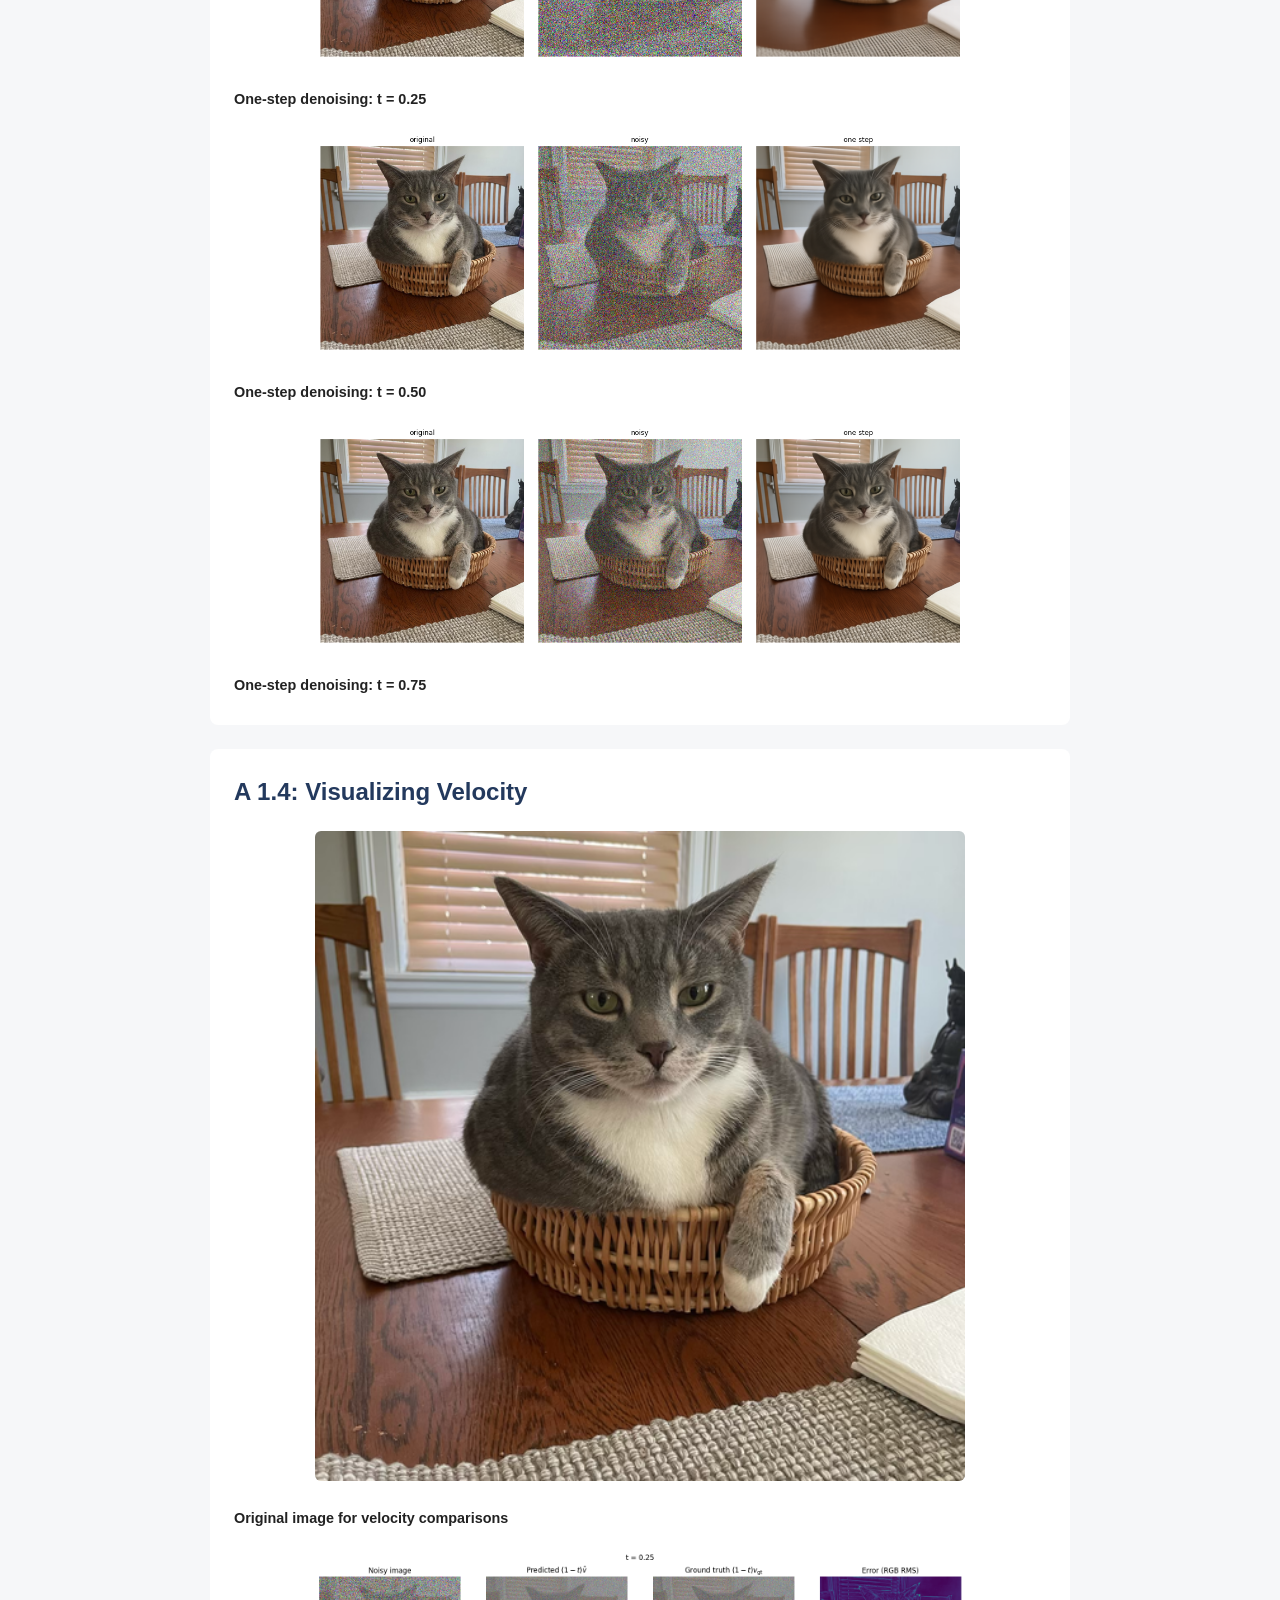
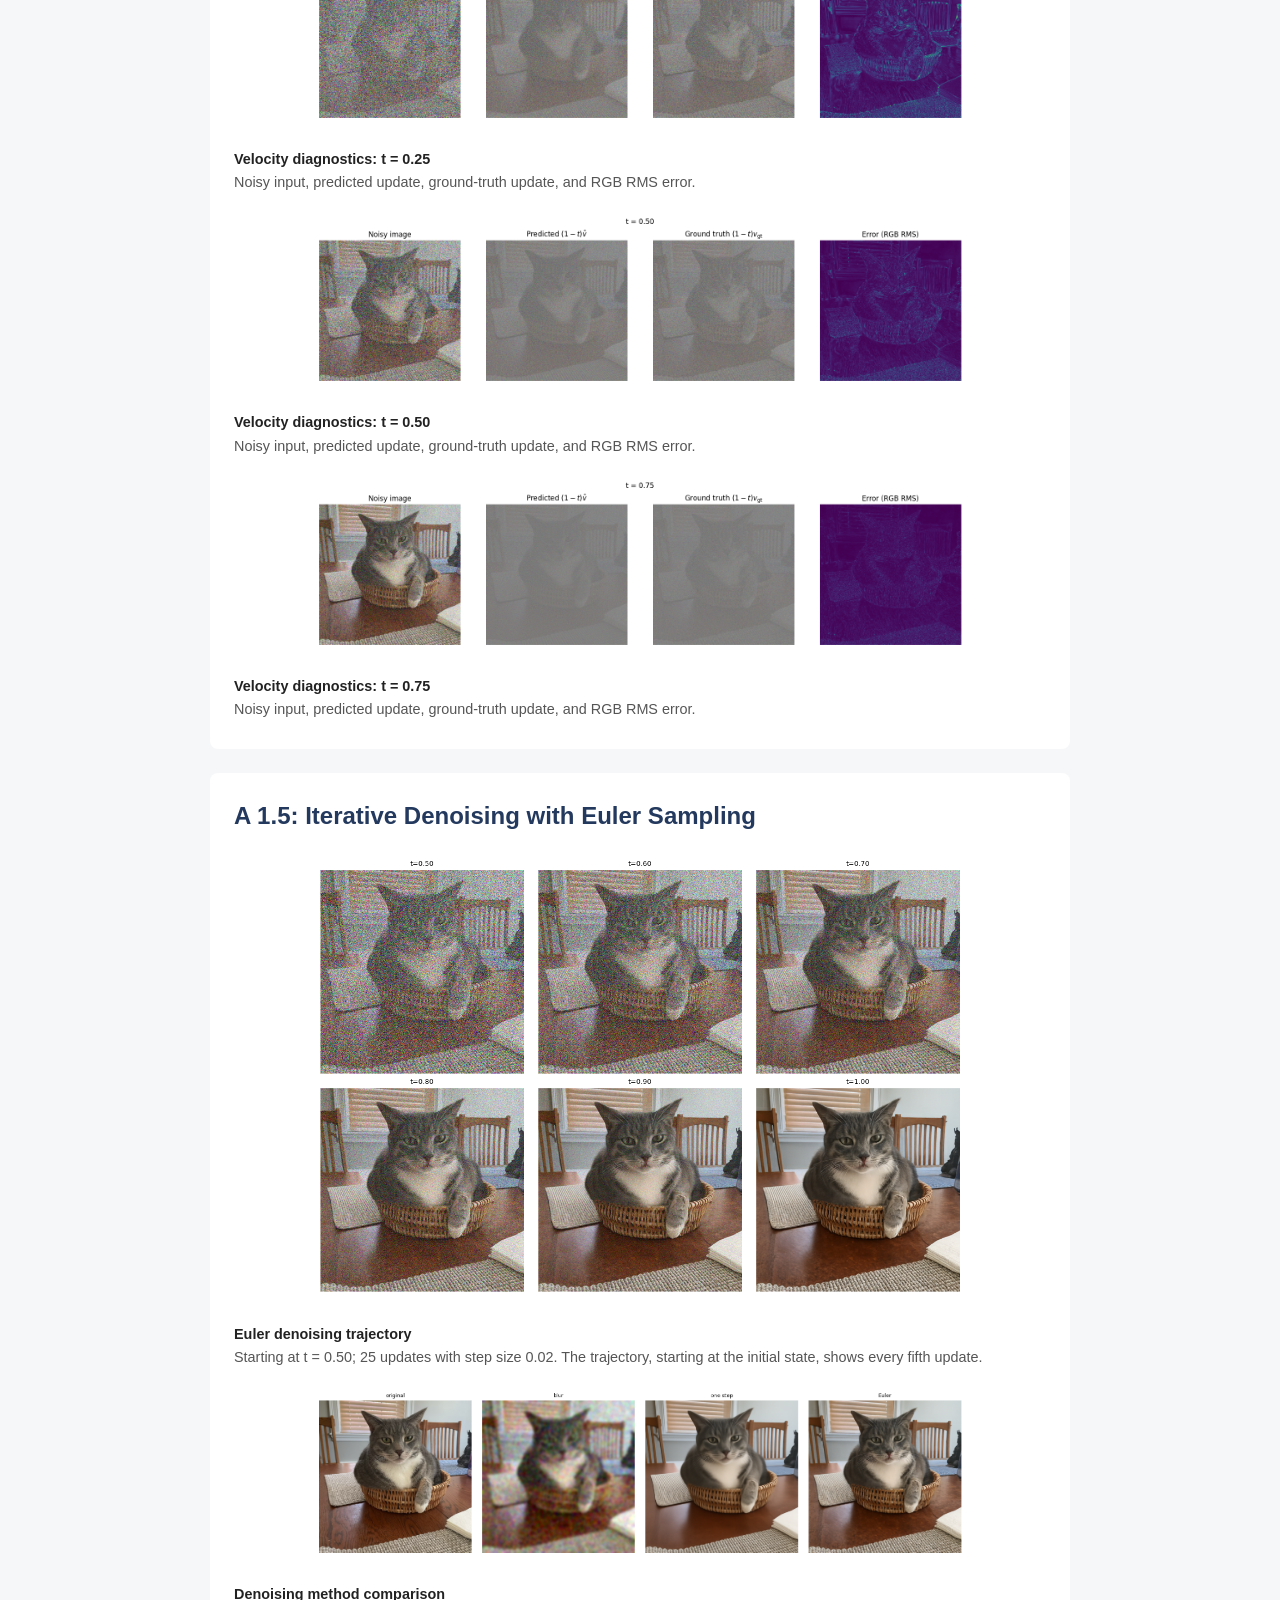
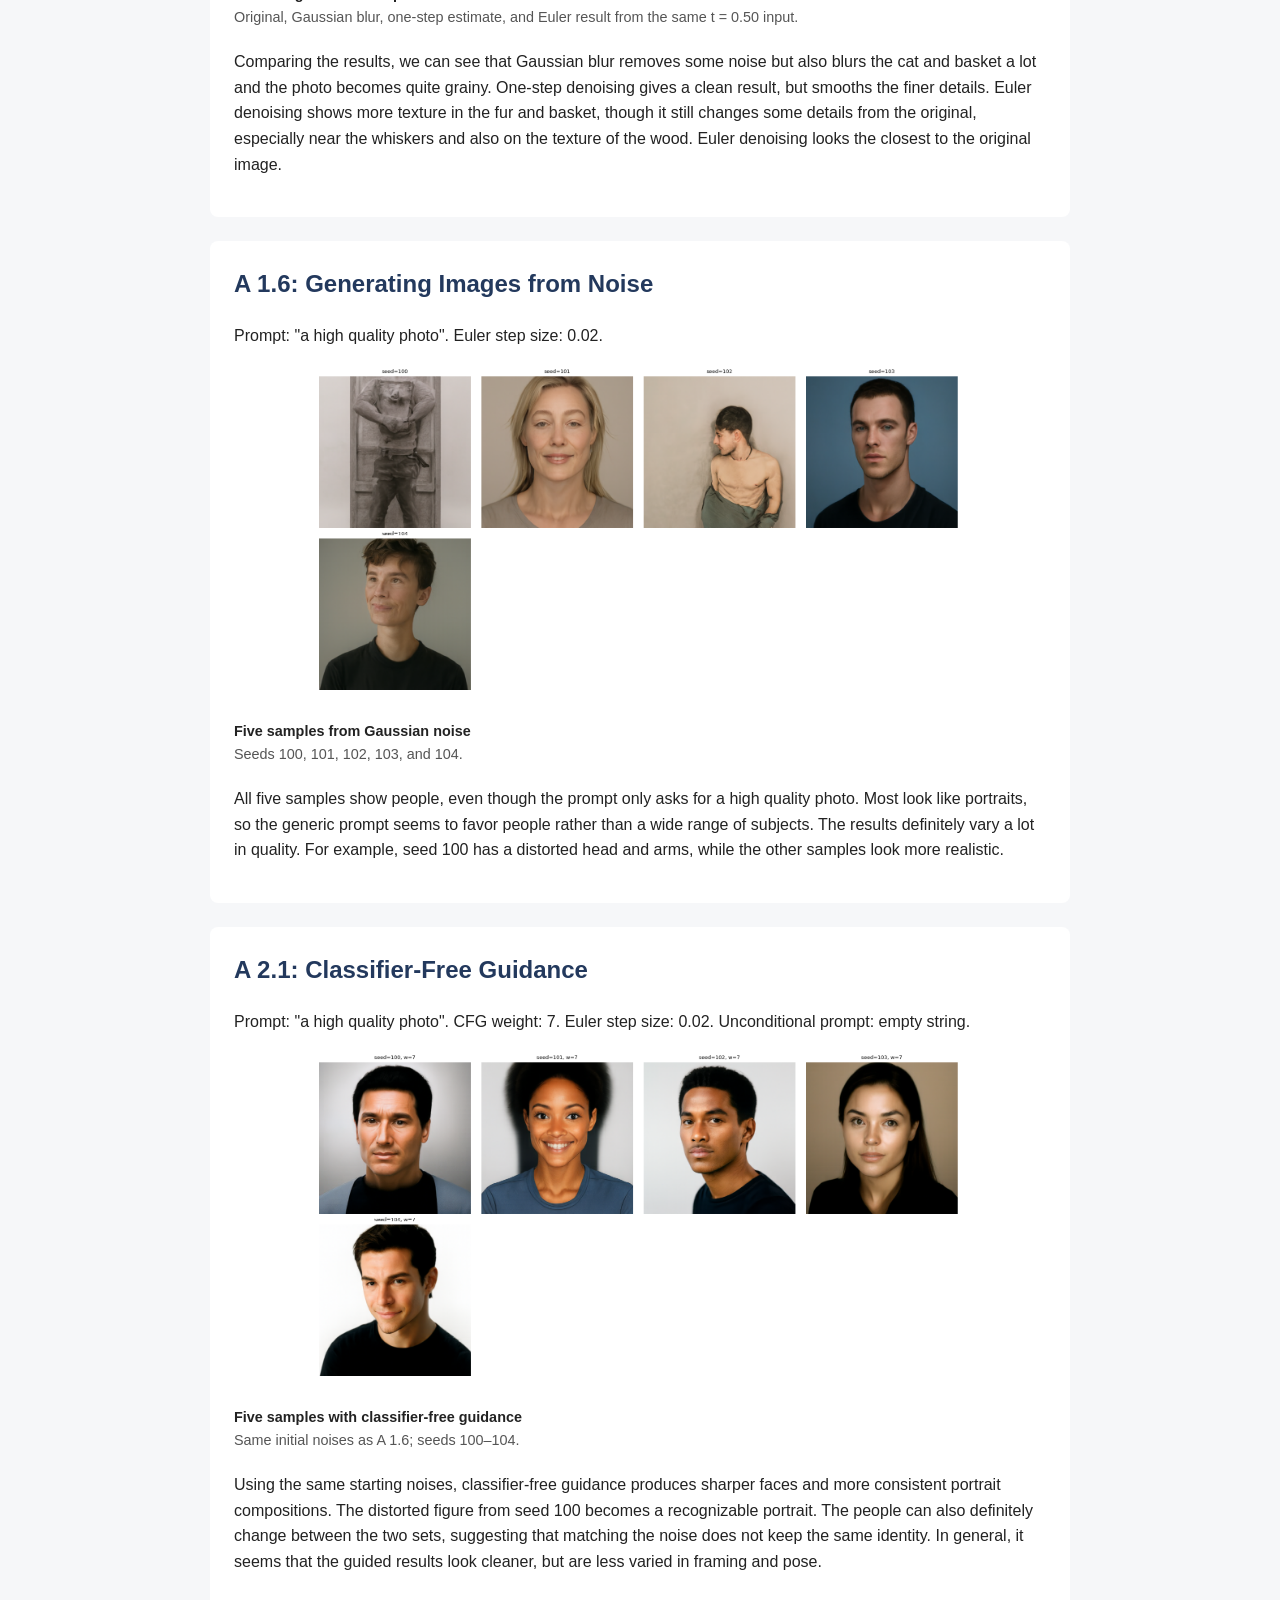
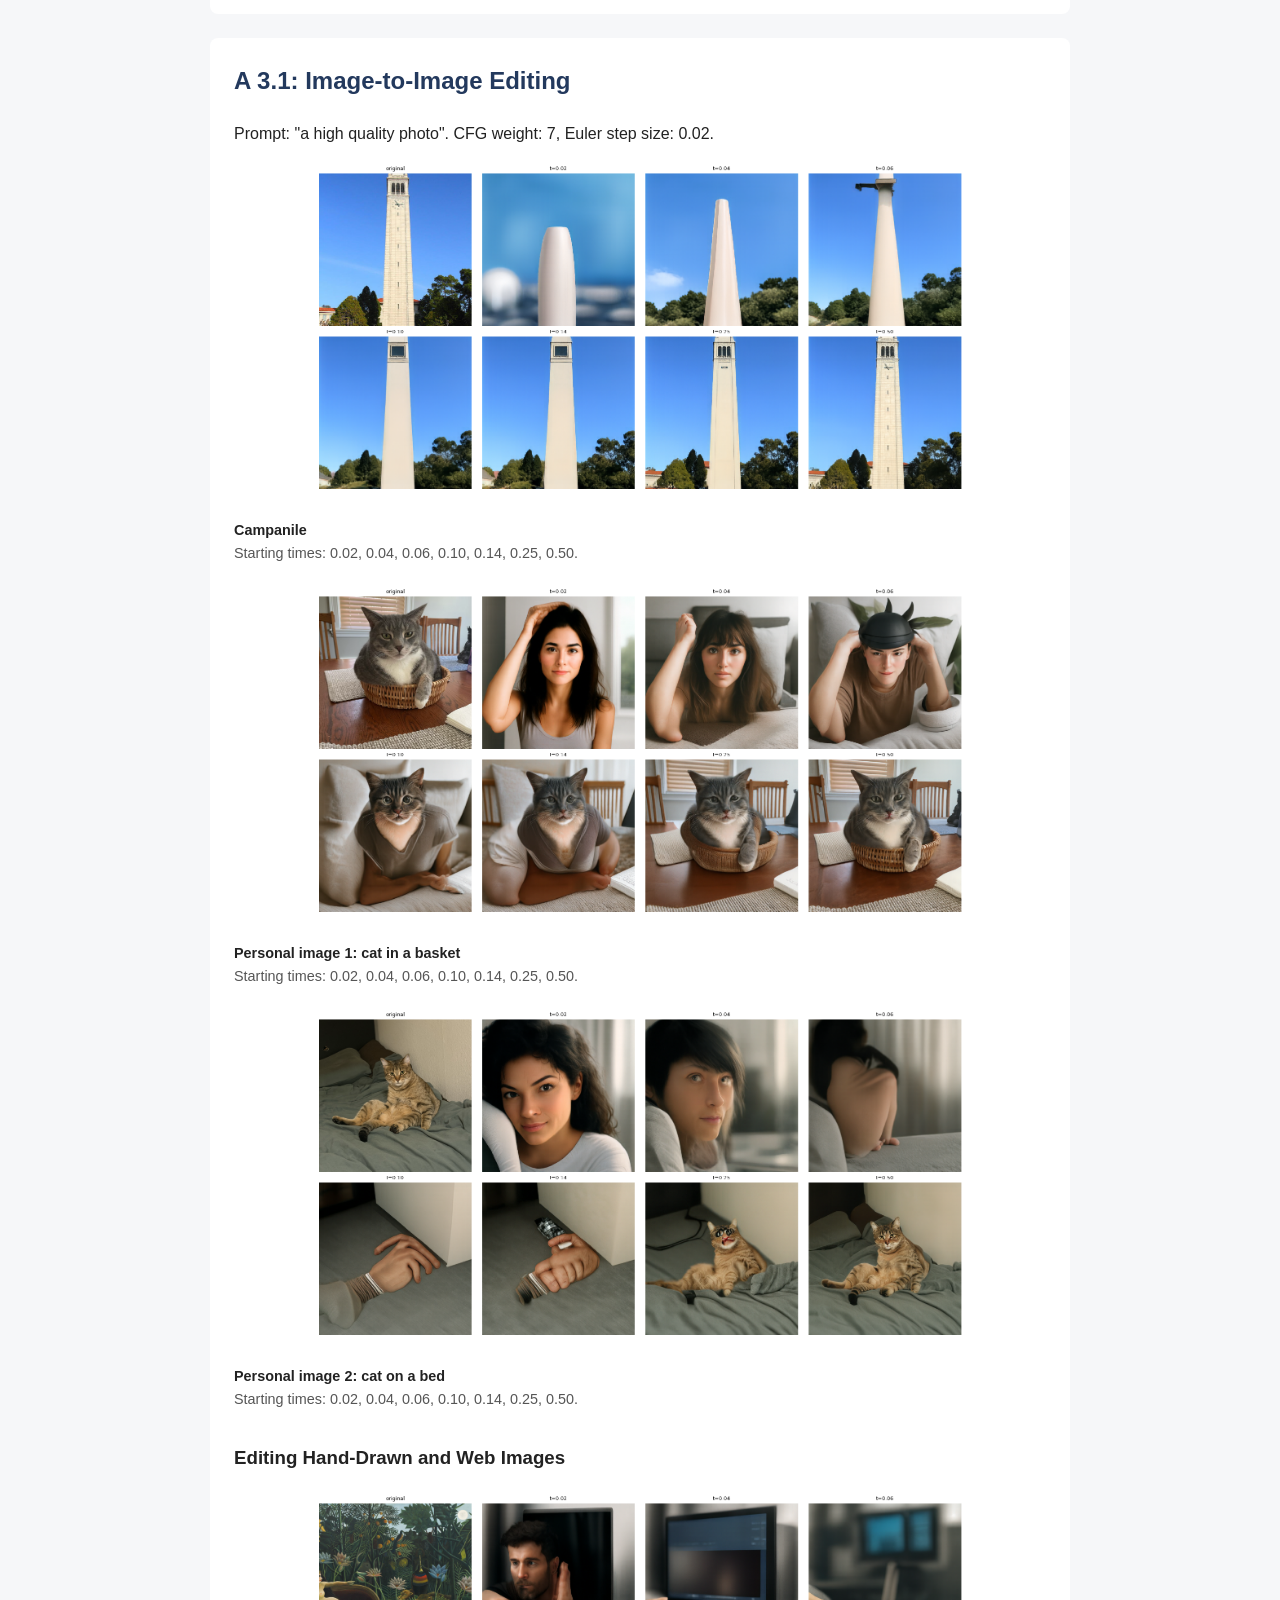
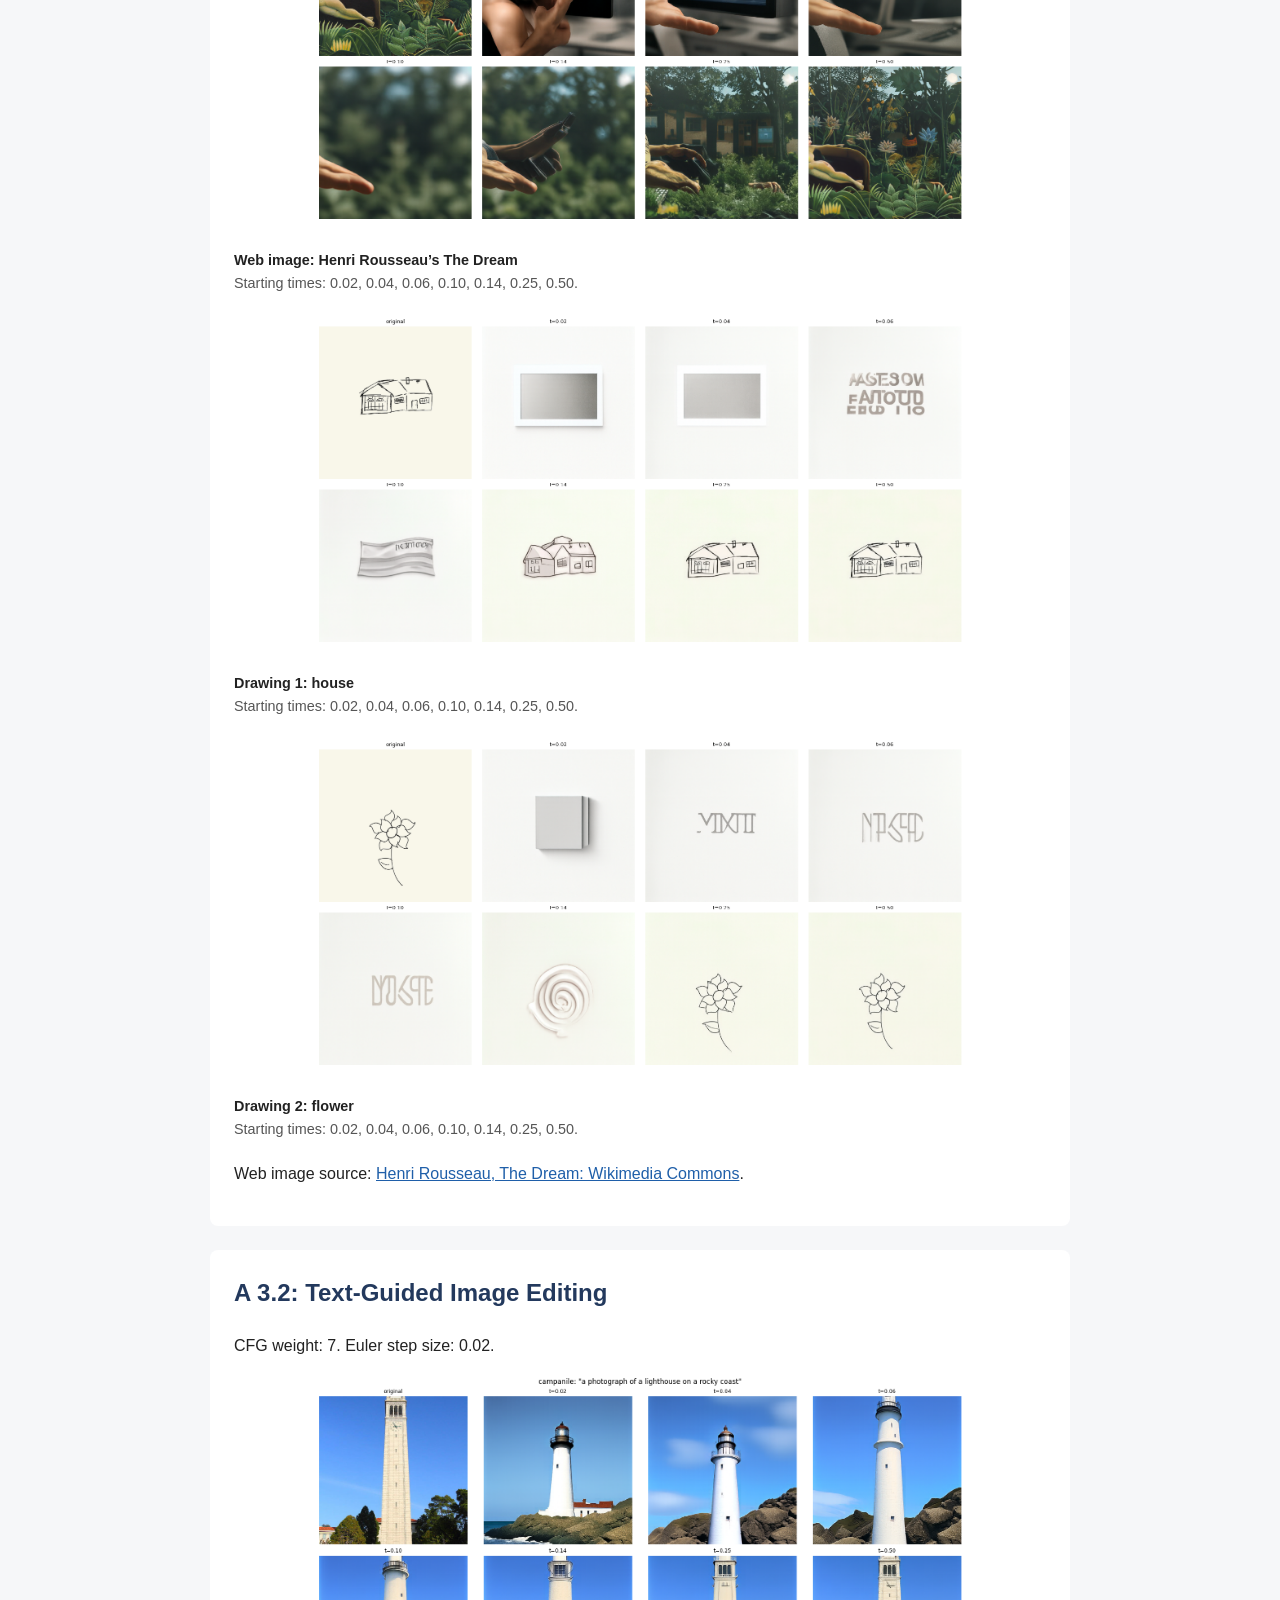
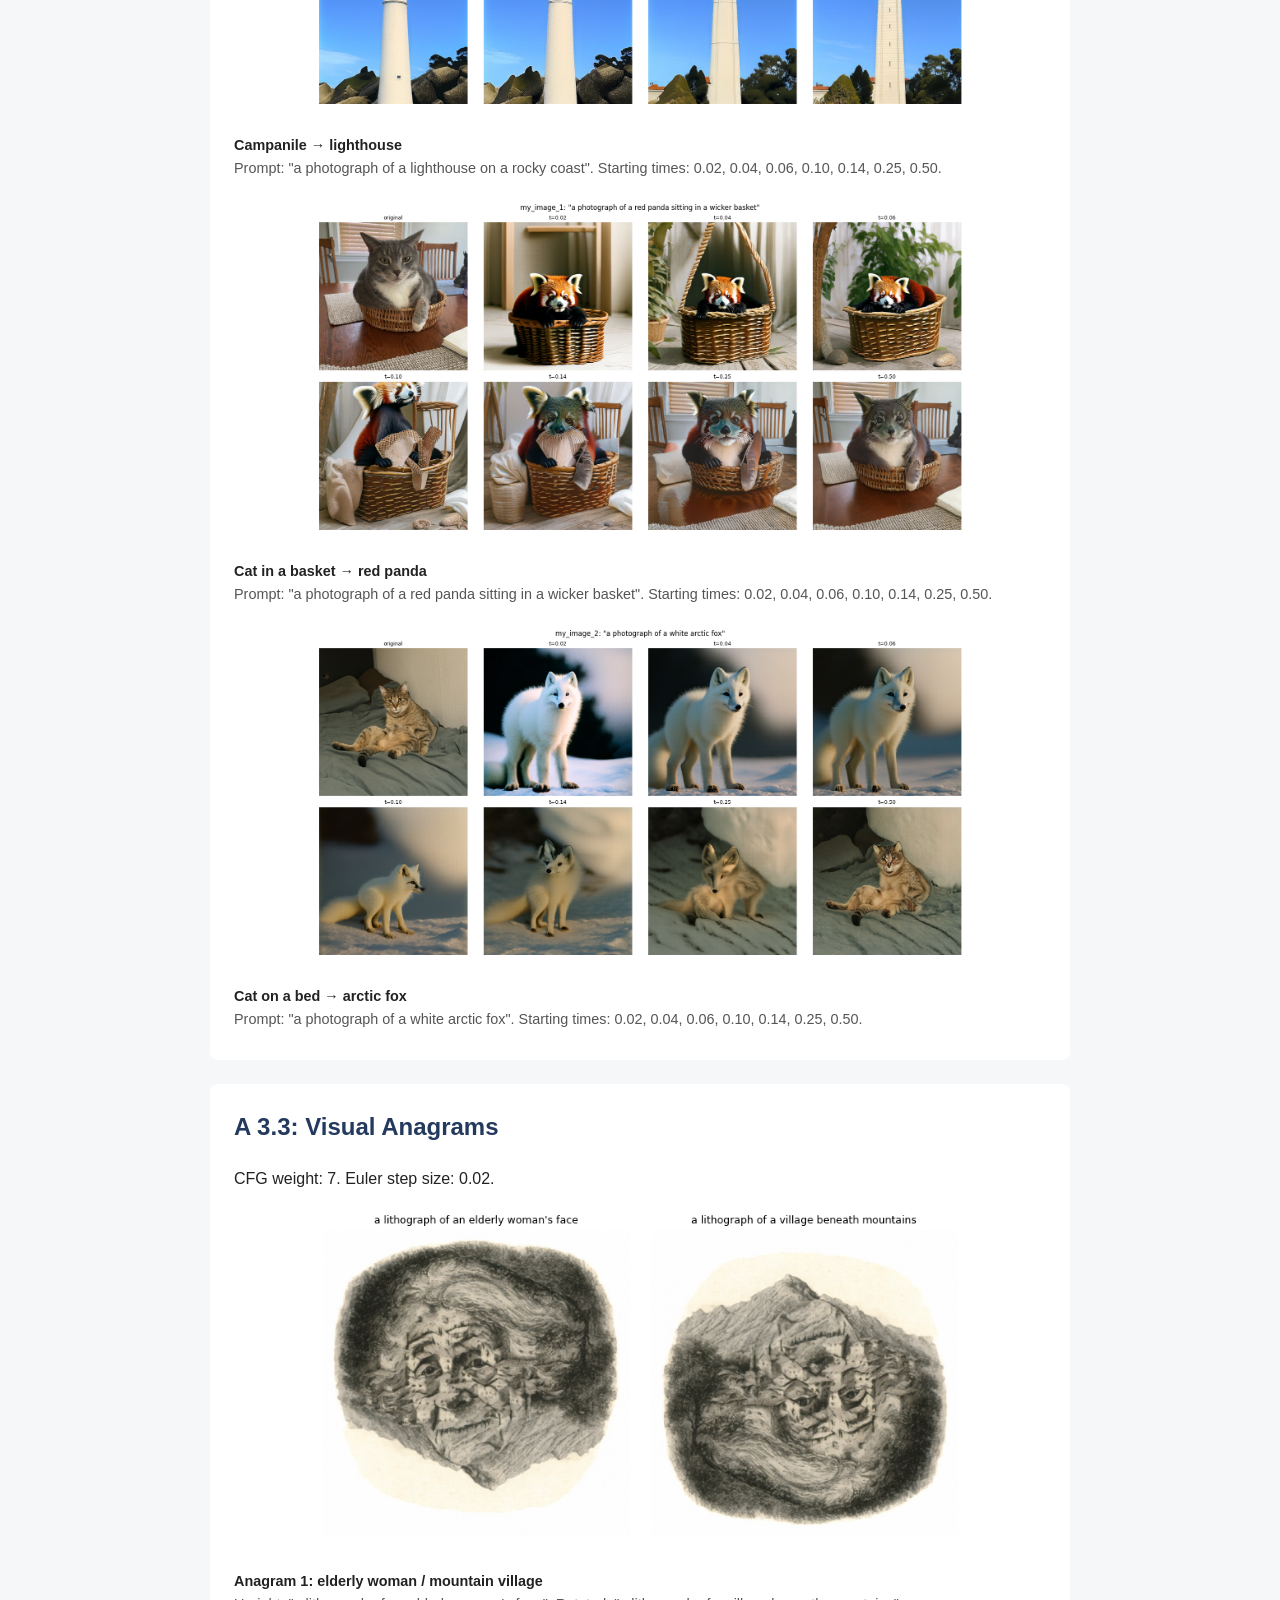
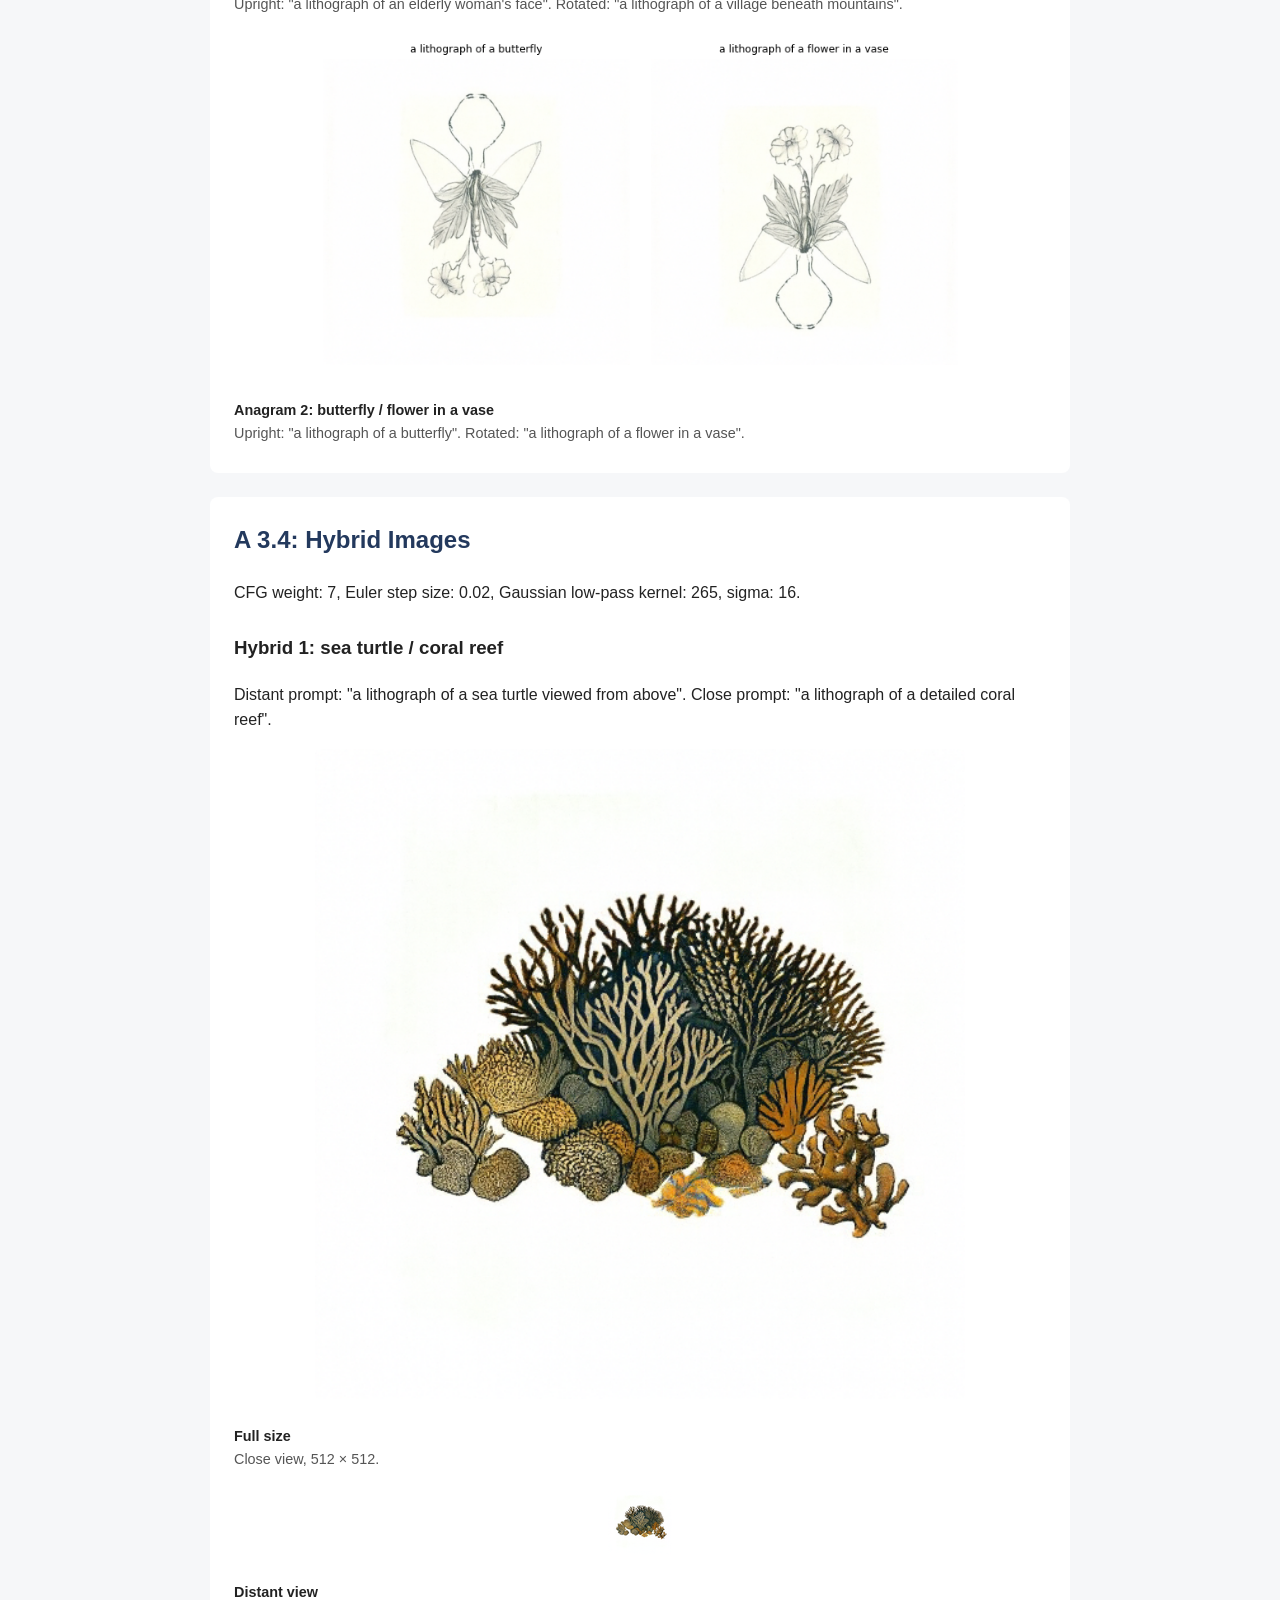
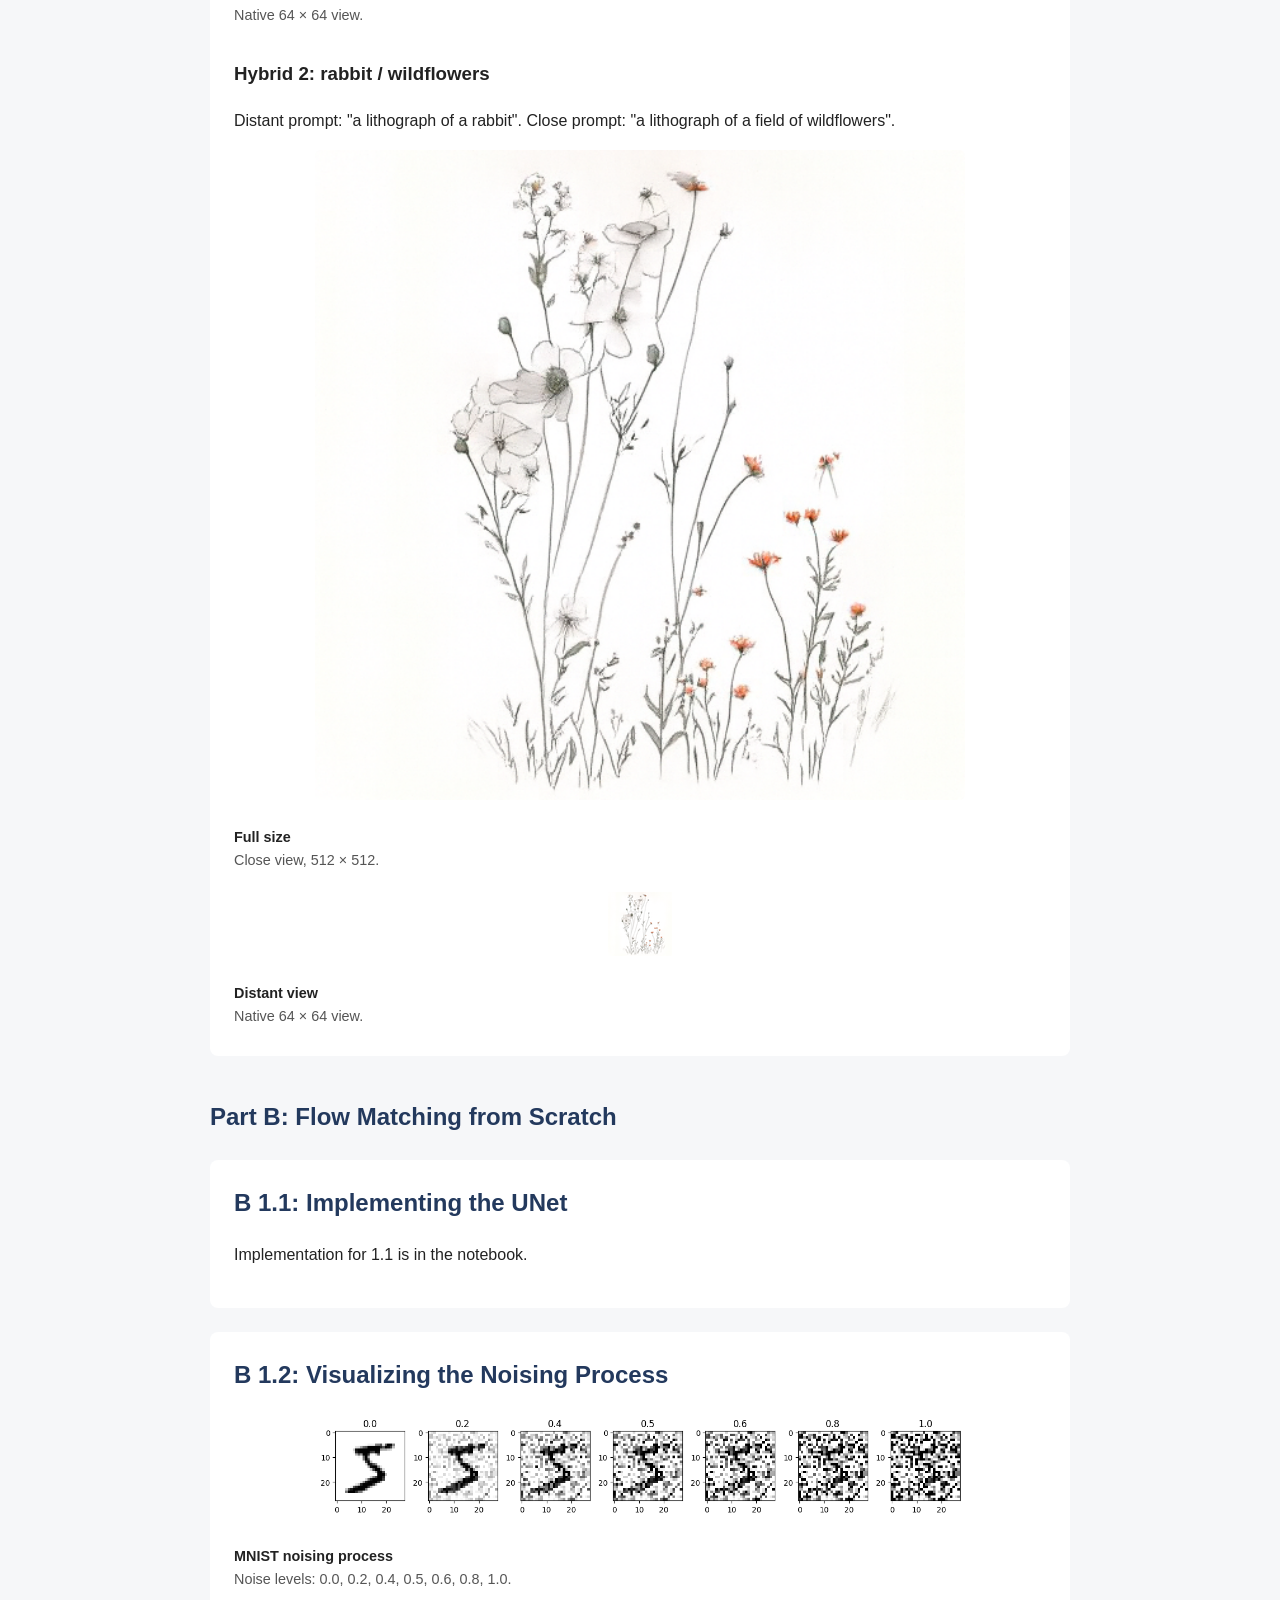
<file: proj3/index.html>
<!DOCTYPE html>
<html lang="en">
<head>
<meta charset="UTF-8">
<meta name="viewport" content="width=device-width, initial-scale=1.0">
<meta name="robots" content="noindex, nofollow">
<title>Project 3 | CS180</title>
<link rel="stylesheet" href="style.css">
</head>
<body>
<header><h1>Project 3</h1><p>Fun with Flow Models</p></header>
<main>
<a class="back-link" href="../">← Back to all projects</a>
<nav class="contents" aria-label="Sections"><a href="#a-1-1">A 1.1</a><a href="#a-1-2">A 1.2</a><a href="#a-1-3">A 1.3</a><a href="#a-1-4">A 1.4</a><a href="#a-1-5">A 1.5</a><a href="#a-1-6">A 1.6</a><a href="#a-2-1">A 2.1</a><a href="#a-3-1">A 3.1</a><a href="#a-3-2">A 3.2</a><a href="#a-3-3">A 3.3</a><a href="#a-3-4">A 3.4</a><a href="#b-1-1">B 1.1</a><a href="#b-1-2">B 1.2</a><a href="#b-1-2-1">B 1.2.1</a><a href="#b-1-2-2">B 1.2.2</a><a href="#b-1-2-3">B 1.2.3</a><a href="#b-2-1">B 2.1</a><a href="#b-2-2">B 2.2</a><a href="#b-2-3">B 2.3</a><a href="#b-2-4">B 2.4</a><a href="#b-2-5">B 2.5</a><a href="#b-2-6">B 2.6</a></nav>
<div class="part-heading"><h2>Part A: Exploring the Power of Flow Models</h2></div>
<section id="a-1-1"><h2>A 1.1: Constructing Noisy Training Inputs</h2>
<figure class="result"><a href="media/a_cell7_output0.png" target="_blank" rel="noopener"><img src="media/a_cell7_output0.png" alt="Original image, my cat in a basket" loading="lazy" width="512" height="512"></a><figcaption><strong>Original image, my cat in a basket</strong></figcaption></figure><figure class="result"><a href="media/a_cell9_output0.png" target="_blank" rel="noopener"><img src="media/a_cell9_output0.png" alt="Original and noisy training inputs" loading="lazy" width="1593" height="411"></a><figcaption><strong>Original and noisy training inputs</strong><span>Times: 0.25, 0.50, 0.75.</span></figcaption></figure>
</section>
<section id="a-1-2"><h2>A 1.2: Classical Denoising</h2>
<figure class="result"><a href="media/a_cell11_output0.png" target="_blank" rel="noopener"><img src="media/a_cell11_output0.png" alt="Gaussian blur comparison: t = 0.25" loading="lazy" width="793" height="411"></a><figcaption><strong>Gaussian blur comparison: t = 0.25</strong><span>Noisy input and selected Gaussian-denoised result at t = 0.25.</span></figcaption></figure>
<figure class="result"><a href="media/a_cell11_output1.png" target="_blank" rel="noopener"><img src="media/a_cell11_output1.png" alt="Gaussian blur comparison: t = 0.50" loading="lazy" width="793" height="411"></a><figcaption><strong>Gaussian blur comparison: t = 0.50</strong><span>Noisy input and selected Gaussian-denoised result at t = 0.50.</span></figcaption></figure>
<figure class="result"><a href="media/a_cell11_output2.png" target="_blank" rel="noopener"><img src="media/a_cell11_output2.png" alt="Gaussian blur comparison: t = 0.75" loading="lazy" width="793" height="411"></a><figcaption><strong>Gaussian blur comparison: t = 0.75</strong><span>Noisy input and selected Gaussian-denoised result at t = 0.75.</span></figcaption></figure>
</section>
<section id="a-1-3"><h2>A 1.3: One-Step Denoising</h2>
<p>Prompt: &quot;a high quality photo&quot;.</p><figure class="result"><a href="media/a_cell13_output1.png" target="_blank" rel="noopener"><img src="media/a_cell13_output1.png" alt="One-step denoising: t = 0.25" loading="lazy" width="1193" height="411"></a><figcaption><strong>One-step denoising: t = 0.25</strong></figcaption></figure>
<figure class="result"><a href="media/a_cell13_output2.png" target="_blank" rel="noopener"><img src="media/a_cell13_output2.png" alt="One-step denoising: t = 0.50" loading="lazy" width="1193" height="411"></a><figcaption><strong>One-step denoising: t = 0.50</strong></figcaption></figure>
<figure class="result"><a href="media/a_cell13_output3.png" target="_blank" rel="noopener"><img src="media/a_cell13_output3.png" alt="One-step denoising: t = 0.75" loading="lazy" width="1193" height="411"></a><figcaption><strong>One-step denoising: t = 0.75</strong></figcaption></figure>
</section>
<section id="a-1-4"><h2>A 1.4: Visualizing Velocity</h2>
<figure class="result"><a href="media/a_cell16_output1.png" target="_blank" rel="noopener"><img src="media/a_cell16_output1.png" alt="Original image for velocity comparisons" loading="lazy" width="512" height="512"></a><figcaption><strong>Original image for velocity comparisons</strong></figcaption></figure><figure class="result"><a href="media/a_cell16_output2.png" target="_blank" rel="noopener"><img src="media/a_cell16_output2.png" alt="Velocity diagnostics: t = 0.25" loading="lazy" width="1558" height="411"></a><figcaption><strong>Velocity diagnostics: t = 0.25</strong><span>Noisy input, predicted update, ground-truth update, and RGB RMS error.</span></figcaption></figure>
<figure class="result"><a href="media/a_cell16_output3.png" target="_blank" rel="noopener"><img src="media/a_cell16_output3.png" alt="Velocity diagnostics: t = 0.50" loading="lazy" width="1558" height="411"></a><figcaption><strong>Velocity diagnostics: t = 0.50</strong><span>Noisy input, predicted update, ground-truth update, and RGB RMS error.</span></figcaption></figure>
<figure class="result"><a href="media/a_cell16_output4.png" target="_blank" rel="noopener"><img src="media/a_cell16_output4.png" alt="Velocity diagnostics: t = 0.75" loading="lazy" width="1558" height="411"></a><figcaption><strong>Velocity diagnostics: t = 0.75</strong><span>Noisy input, predicted update, ground-truth update, and RGB RMS error.</span></figcaption></figure>
</section>
<section id="a-1-5"><h2>A 1.5: Iterative Denoising with Euler Sampling</h2>
<figure class="result"><a href="media/a_cell18_output0.png" target="_blank" rel="noopener"><img src="media/a_cell18_output0.png" alt="Euler denoising trajectory" loading="lazy" width="1193" height="811"></a><figcaption><strong>Euler denoising trajectory</strong><span>Starting at t = 0.50; 25 updates with step size 0.02. The trajectory, starting at the initial state, shows every fifth update.</span></figcaption></figure><figure class="result"><a href="media/a_cell18_output1.png" target="_blank" rel="noopener"><img src="media/a_cell18_output1.png" alt="Denoising method comparison" loading="lazy" width="1593" height="411"></a><figcaption><strong>Denoising method comparison</strong><span>Original, Gaussian blur, one-step estimate, and Euler result from the same t = 0.50 input.</span></figcaption></figure><p>Comparing the results, we can see that Gaussian blur removes some noise but also blurs the cat and basket a lot and the photo becomes quite grainy. One-step denoising gives a clean result, but smooths the finer details. Euler denoising shows more texture in the fur and basket, though it still changes some details from the original, especially near the whiskers and also on the texture of the wood. Euler denoising looks the closest to the original image.</p>
</section>
<section id="a-1-6"><h2>A 1.6: Generating Images from Noise</h2>
<p>Prompt: &quot;a high quality photo&quot;. Euler step size: 0.02.</p><figure class="result"><a href="media/a_cell20_output0.png" target="_blank" rel="noopener"><img src="media/a_cell20_output0.png" alt="Five samples from Gaussian noise" loading="lazy" width="1602" height="811"></a><figcaption><strong>Five samples from Gaussian noise</strong><span>Seeds 100, 101, 102, 103, and 104.</span></figcaption></figure><p>All five samples show people, even though the prompt only asks for a high quality photo. Most look like portraits, so the generic prompt seems to favor people rather than a wide range of subjects. The results definitely vary a lot in quality. For example, seed 100 has a distorted head and arms, while the other samples look more realistic.</p>
</section>
<section id="a-2-1"><h2>A 2.1: Classifier-Free Guidance</h2>
<p>Prompt: &quot;a high quality photo&quot;. CFG weight: 7. Euler step size: 0.02. Unconditional prompt: empty string.</p><figure class="result"><a href="media/a_cell23_output0.png" target="_blank" rel="noopener"><img src="media/a_cell23_output0.png" alt="Five samples with classifier-free guidance" loading="lazy" width="1602" height="811"></a><figcaption><strong>Five samples with classifier-free guidance</strong><span>Same initial noises as A 1.6; seeds 100–104.</span></figcaption></figure><p>Using the same starting noises, classifier-free guidance produces sharper faces and more consistent portrait compositions. The distorted figure from seed 100 becomes a recognizable portrait. The people can also definitely change between the two sets, suggesting that matching the noise does not keep the same identity. In general, it seems that the guided results look cleaner, but are less varied in framing and pose.</p>
</section>
<section id="a-3-1"><h2>A 3.1: Image-to-Image Editing</h2>
<p>Prompt: &quot;a high quality photo&quot;. CFG weight: 7, Euler step size: 0.02.</p><figure class="result"><a href="media/a_cell26_output0.png" target="_blank" rel="noopener"><img src="media/a_cell26_output0.png" alt="Campanile" loading="lazy" width="1593" height="811"></a><figcaption><strong>Campanile</strong><span>Starting times: 0.02, 0.04, 0.06, 0.10, 0.14, 0.25, 0.50.</span></figcaption></figure><figure class="result"><a href="media/a_cell26_output2.png" target="_blank" rel="noopener"><img src="media/a_cell26_output2.png" alt="Personal image 1: cat in a basket" loading="lazy" width="1593" height="811"></a><figcaption><strong>Personal image 1: cat in a basket</strong><span>Starting times: 0.02, 0.04, 0.06, 0.10, 0.14, 0.25, 0.50.</span></figcaption></figure><figure class="result"><a href="media/a_cell26_output4.png" target="_blank" rel="noopener"><img src="media/a_cell26_output4.png" alt="Personal image 2: cat on a bed" loading="lazy" width="1593" height="811"></a><figcaption><strong>Personal image 2: cat on a bed</strong><span>Starting times: 0.02, 0.04, 0.06, 0.10, 0.14, 0.25, 0.50.</span></figcaption></figure><h3>Editing Hand-Drawn and Web Images</h3><figure class="result"><a href="media/a_cell28_output0.png" target="_blank" rel="noopener"><img src="media/a_cell28_output0.png" alt="Web image: Henri Rousseau’s The Dream" loading="lazy" width="1593" height="811"></a><figcaption><strong>Web image: Henri Rousseau’s The Dream</strong><span>Starting times: 0.02, 0.04, 0.06, 0.10, 0.14, 0.25, 0.50.</span></figcaption></figure><figure class="result"><a href="media/a_cell28_output2.png" target="_blank" rel="noopener"><img src="media/a_cell28_output2.png" alt="Drawing 1: house" loading="lazy" width="1593" height="811"></a><figcaption><strong>Drawing 1: house</strong><span>Starting times: 0.02, 0.04, 0.06, 0.10, 0.14, 0.25, 0.50.</span></figcaption></figure><figure class="result"><a href="media/a_cell28_output4.png" target="_blank" rel="noopener"><img src="media/a_cell28_output4.png" alt="Drawing 2: flower" loading="lazy" width="1593" height="811"></a><figcaption><strong>Drawing 2: flower</strong><span>Starting times: 0.02, 0.04, 0.06, 0.10, 0.14, 0.25, 0.50.</span></figcaption></figure><p>Web image source: <a href="https://commons.wikimedia.org/wiki/File:Henri_Rousseau_005.jpg">Henri Rousseau, The Dream: Wikimedia Commons</a>.</p>
</section>
<section id="a-3-2"><h2>A 3.2: Text-Guided Image Editing</h2>
<p>CFG weight: 7. Euler step size: 0.02.</p><figure class="result"><a href="media/a_cell30_output0.png" target="_blank" rel="noopener"><img src="media/a_cell30_output0.png" alt="Campanile → lighthouse" loading="lazy" width="1580" height="811"></a><figcaption><strong>Campanile → lighthouse</strong><span>Prompt: &quot;a photograph of a lighthouse on a rocky coast&quot;. Starting times: 0.02, 0.04, 0.06, 0.10, 0.14, 0.25, 0.50.</span></figcaption></figure><figure class="result"><a href="media/a_cell30_output2.png" target="_blank" rel="noopener"><img src="media/a_cell30_output2.png" alt="Cat in a basket → red panda" loading="lazy" width="1580" height="811"></a><figcaption><strong>Cat in a basket → red panda</strong><span>Prompt: &quot;a photograph of a red panda sitting in a wicker basket&quot;. Starting times: 0.02, 0.04, 0.06, 0.10, 0.14, 0.25, 0.50.</span></figcaption></figure><figure class="result"><a href="media/a_cell30_output4.png" target="_blank" rel="noopener"><img src="media/a_cell30_output4.png" alt="Cat on a bed → arctic fox" loading="lazy" width="1580" height="811"></a><figcaption><strong>Cat on a bed → arctic fox</strong><span>Prompt: &quot;a photograph of a white arctic fox&quot;. Starting times: 0.02, 0.04, 0.06, 0.10, 0.14, 0.25, 0.50.</span></figcaption></figure>
</section>
<section id="a-3-3"><h2>A 3.3: Visual Anagrams</h2>
<p>CFG weight: 7. Euler step size: 0.02.</p><figure class="result"><a href="media/a_cell32_output0.png" target="_blank" rel="noopener"><img src="media/a_cell32_output0.png" alt="Anagram 1: elderly woman / mountain village" loading="lazy" width="793" height="411"></a><figcaption><strong>Anagram 1: elderly woman / mountain village</strong><span>Upright: &quot;a lithograph of an elderly woman&#x27;s face&quot;. Rotated: &quot;a lithograph of a village beneath mountains&quot;.</span></figcaption></figure><figure class="result"><a href="media/a_cell32_output1.png" target="_blank" rel="noopener"><img src="media/a_cell32_output1.png" alt="Anagram 2: butterfly / flower in a vase" loading="lazy" width="793" height="411"></a><figcaption><strong>Anagram 2: butterfly / flower in a vase</strong><span>Upright: &quot;a lithograph of a butterfly&quot;. Rotated: &quot;a lithograph of a flower in a vase&quot;.</span></figcaption></figure>
</section>
<section id="a-3-4"><h2>A 3.4: Hybrid Images</h2>
<p>CFG weight: 7, Euler step size: 0.02, Gaussian low-pass kernel: 265, sigma: 16.</p><h3>Hybrid 1: sea turtle / coral reef</h3><p>Distant prompt: &quot;a lithograph of a sea turtle viewed from above&quot;. Close prompt: &quot;a lithograph of a detailed coral reef&quot;.</p><figure class="result"><a href="media/a_cell34_output1.png" target="_blank" rel="noopener"><img src="media/a_cell34_output1.png" alt="Full size" loading="lazy" width="512" height="512"></a><figcaption><strong>Full size</strong><span>Close view, 512 × 512.</span></figcaption></figure><figure class="result distant-view"><a href="media/a_cell34_output3.png" target="_blank" rel="noopener"><img src="media/a_cell34_output3.png" alt="Distant view" loading="lazy" width="64" height="64"></a><figcaption><strong>Distant view</strong><span>Native 64 × 64 view.</span></figcaption></figure><h3>Hybrid 2: rabbit / wildflowers</h3><p>Distant prompt: &quot;a lithograph of a rabbit&quot;. Close prompt: &quot;a lithograph of a field of wildflowers&quot;.</p><figure class="result"><a href="media/a_cell34_output5.png" target="_blank" rel="noopener"><img src="media/a_cell34_output5.png" alt="Full size" loading="lazy" width="512" height="512"></a><figcaption><strong>Full size</strong><span>Close view, 512 × 512.</span></figcaption></figure><figure class="result distant-view"><a href="media/a_cell34_output7.png" target="_blank" rel="noopener"><img src="media/a_cell34_output7.png" alt="Distant view" loading="lazy" width="64" height="64"></a><figcaption><strong>Distant view</strong><span>Native 64 × 64 view.</span></figcaption></figure>
</section>
<div class="part-heading"><h2>Part B: Flow Matching from Scratch</h2></div>
<section id="b-1-1"><h2>B 1.1: Implementing the UNet</h2>
<p>Implementation for 1.1 is in the notebook.</p>
</section>
<section id="b-1-2"><h2>B 1.2: Visualizing the Noising Process</h2>
<figure class="result"><a href="media/b_cell14_output0.png" target="_blank" rel="noopener"><img src="media/b_cell14_output0.png" alt="MNIST noising process" loading="lazy" width="1189" height="192"></a><figcaption><strong>MNIST noising process</strong><span>Noise levels: 0.0, 0.2, 0.4, 0.5, 0.6, 0.8, 1.0.</span></figcaption></figure>
</section>
<section id="b-1-2-1"><h2>B 1.2.1: Training a Single-Step Denoiser</h2>
<p>MNIST training split, batch size: 256, hidden dimension: 128, Adam learning rate: 0.0001, noise level: 0.5, training: 5 epochs.</p><figure class="result"><a href="media/b_cell21_output0.png" target="_blank" rel="noopener"><img src="media/b_cell21_output0.png" alt="Single-step denoising training loss" loading="lazy" width="779" height="290"></a><figcaption><strong>Single-step denoising training loss</strong><span>Loss recorded at every optimizer step.</span><span>Light blue: loss at each training step. Orange: 100-step moving average.</span></figcaption></figure><figure class="result"><a href="media/b_cell20_output1.png" target="_blank" rel="noopener"><img src="media/b_cell20_output1.png" alt="Test-set denoising: epoch 1" loading="lazy" width="444" height="190"></a><figcaption><strong>Test-set denoising: epoch 1</strong><span>Original, noisy input, and denoised result; sigma = 0.5.</span></figcaption></figure><figure class="result"><a href="media/b_cell20_output6.png" target="_blank" rel="noopener"><img src="media/b_cell20_output6.png" alt="Test-set denoising: epoch 5" loading="lazy" width="444" height="190"></a><figcaption><strong>Test-set denoising: epoch 5</strong><span>Original, noisy input, and denoised result; sigma = 0.5.</span></figcaption></figure>
</section>
<section id="b-1-2-2"><h2>B 1.2.2: Out-of-Distribution Testing</h2>
<figure class="result"><a href="media/b_cell23_output0.png" target="_blank" rel="noopener"><img src="media/b_cell23_output0.png" alt="Denoising at different noise levels" loading="lazy" width="996" height="347"></a><figcaption><strong>Denoising at different noise levels</strong><span>Same test digit of 7 throughout. Top: noisy inputs. Bottom: reconstructions. Noise levels: 0.0, 0.2, 0.4, 0.5, 0.6, 0.8, 1.0.</span></figcaption></figure>
</section>
<section id="b-1-2-3"><h2>B 1.2.3: Denoising Pure Noise</h2>
<p>Fresh UNet with hidden dimension 128, batch size: 256, Adam learning rate: 0.0001, training: 5 epochs, inputs: independent Gaussian noise, targets: clean MNIST digits.</p><figure class="result"><a href="media/b_cell25_output7.png" target="_blank" rel="noopener"><img src="media/b_cell25_output7.png" alt="Pure-noise training loss" loading="lazy" width="788" height="290"></a><figcaption><strong>Pure-noise training loss</strong><span>Light blue: loss at each training step. Orange: 100-step moving average.</span></figcaption></figure><figure class="result"><a href="media/b_cell25_output1.png" target="_blank" rel="noopener"><img src="media/b_cell25_output1.png" alt="Pure-noise output: epoch 1" loading="lazy" width="184" height="190"></a><figcaption><strong>Pure-noise output: epoch 1</strong></figcaption></figure><figure class="result"><a href="media/b_cell25_output6.png" target="_blank" rel="noopener"><img src="media/b_cell25_output6.png" alt="Pure-noise output: epoch 5" loading="lazy" width="183" height="190"></a><figcaption><strong>Pure-noise output: epoch 5</strong></figcaption></figure><p>After both epochs 1 and 5, the outputs look like a blurry mix of digits rather than one clear digit. Furthermore, the bright shapes overlap around the center, where many of the training digits have strokes. This is because the input is random noise independent of the target image: it gives the model no information about which digit to predict. Also, with MSE loss, predicting an average of the training images reduces the error across different targets. This explains why the output resembles an "average" digit instead of a new, distinct digit.</p>
</section>
<section id="b-2-1"><h2>B 2.1: Adding Time Conditioning</h2>
<p>Implementation for 2.1 is in the notebook.</p>
</section>
<section id="b-2-2"><h2>B 2.2: Training the Time-Conditioned UNet</h2>
<p>Batch size: 64, hidden dimension: 64, Adam initial learning rate: 0.01, training: 10 epochs, exponential decay factor: 0.1^(1/10).</p><figure class="result"><a href="media/b_cell34_output10.png" target="_blank" rel="noopener"><img src="media/b_cell34_output10.png" alt="Time-conditioned training loss" loading="lazy" width="790" height="290"></a><figcaption><strong>Time-conditioned training loss</strong><span>Light blue: loss at each training step. Orange: 100-step moving average.</span></figcaption></figure>
</section>
<section id="b-2-3"><h2>B 2.3: Sampling from the Time-Conditioned UNet</h2>
<p>50 Euler steps per sample, seeds 180–189 at each checkpoint.</p><figure class="result"><a href="media/b_cell36_output0.png" target="_blank" rel="noopener"><img src="media/b_cell36_output0.png" alt="Time-conditioned samples: epoch 1" loading="lazy" width="1189" height="166"></a><figcaption><strong>Time-conditioned samples: epoch 1</strong></figcaption></figure><figure class="result"><a href="media/b_cell36_output1.png" target="_blank" rel="noopener"><img src="media/b_cell36_output1.png" alt="Time-conditioned samples: epoch 5" loading="lazy" width="1189" height="166"></a><figcaption><strong>Time-conditioned samples: epoch 5</strong></figcaption></figure><figure class="result"><a href="media/b_cell36_output2.png" target="_blank" rel="noopener"><img src="media/b_cell36_output2.png" alt="Time-conditioned samples: epoch 10" loading="lazy" width="1189" height="166"></a><figcaption><strong>Time-conditioned samples: epoch 10</strong></figcaption></figure>
</section>
<section id="b-2-4"><h2>B 2.4: Adding Class Conditioning</h2>
<p>Implementation for 2.4 is in the notebook.</p>
</section>
<section id="b-2-5"><h2>B 2.5: Training the Class-Conditioned UNet</h2>
<p>Batch size: 64, hidden dimension: 64, training: 10 epochs per model, scheduled model: Adam initial learning rate 0.01, exponential factor: 0.1^(1/10), independent no-scheduler model: constant Adam learning rate 0.002.</p><figure class="result"><a href="media/b_cell43_output10.png" target="_blank" rel="noopener"><img src="media/b_cell43_output10.png" alt="Class-conditioned training loss: with scheduler" loading="lazy" width="790" height="290"></a><figcaption><strong>Class-conditioned training loss: with scheduler</strong><span>Light blue: loss at each training step. Orange: 100-step moving average.</span></figcaption></figure><figure class="result"><a href="media/b_cell43_output21.png" target="_blank" rel="noopener"><img src="media/b_cell43_output21.png" alt="Class-conditioned training loss: without scheduler" loading="lazy" width="790" height="290"></a><figcaption><strong>Class-conditioned training loss: without scheduler</strong><span>Light blue: loss at each training step. Orange: 100-step moving average.</span></figcaption></figure>
</section>
<section id="b-2-6"><h2>B 2.6: Sampling and the No-Scheduler Experiment</h2>
<figure class="result"><a href="media/b_cell45_output0.png" target="_blank" rel="noopener"><img src="media/b_cell45_output0.png" alt="Class-conditioned samples: epoch 1" loading="lazy" width="1029" height="449"></a><figcaption><strong>Class-conditioned samples: epoch 1</strong></figcaption></figure><figure class="result"><a href="media/b_cell45_output1.png" target="_blank" rel="noopener"><img src="media/b_cell45_output1.png" alt="Class-conditioned samples: epoch 5" loading="lazy" width="1029" height="449"></a><figcaption><strong>Class-conditioned samples: epoch 5</strong></figcaption></figure><figure class="result"><a href="media/b_cell45_output2.png" target="_blank" rel="noopener"><img src="media/b_cell45_output2.png" alt="Class-conditioned samples: epoch 10" loading="lazy" width="1029" height="449"></a><figcaption><strong>Class-conditioned samples: epoch 10</strong></figcaption></figure><figure class="result"><a href="media/b_cell45_output3.png" target="_blank" rel="noopener"><img src="media/b_cell45_output3.png" alt="Class-conditioned samples: without scheduler" loading="lazy" width="1029" height="449"></a><figcaption><strong>Class-conditioned samples: without scheduler</strong><span>After 10 epochs at constant learning rate 0.002.</span></figcaption></figure><p>To remove the scheduler, I used a constant learning rate of 0.002 instead of starting at 0.01 and gradually lowering it. To compensate for removing this decay, I chose a lower learning rate from the beginning rather than keeping the original starting rate of 0.01 for all 10 epochs. The rate of 0.002 is five times lower than that starting rate, but still higher than the scheduled model’s final rate of 0.001. This was intended to balance learning progress with smaller adjustments as the model improved. After 10 epochs, the model without the scheduler still produces recognizable digits and looks similar in quality to the model with the scheduler. Both use the same sampling seed, 300 Euler steps, and guidance scale of 5, so the sample grids can be compared directly. In this run, the lower constant learning rate maintained similar visual quality without needing a scheduler.</p>
</section>
</main>
<footer>CS180 · Fall 2026</footer>
</body>
</html>
</file>
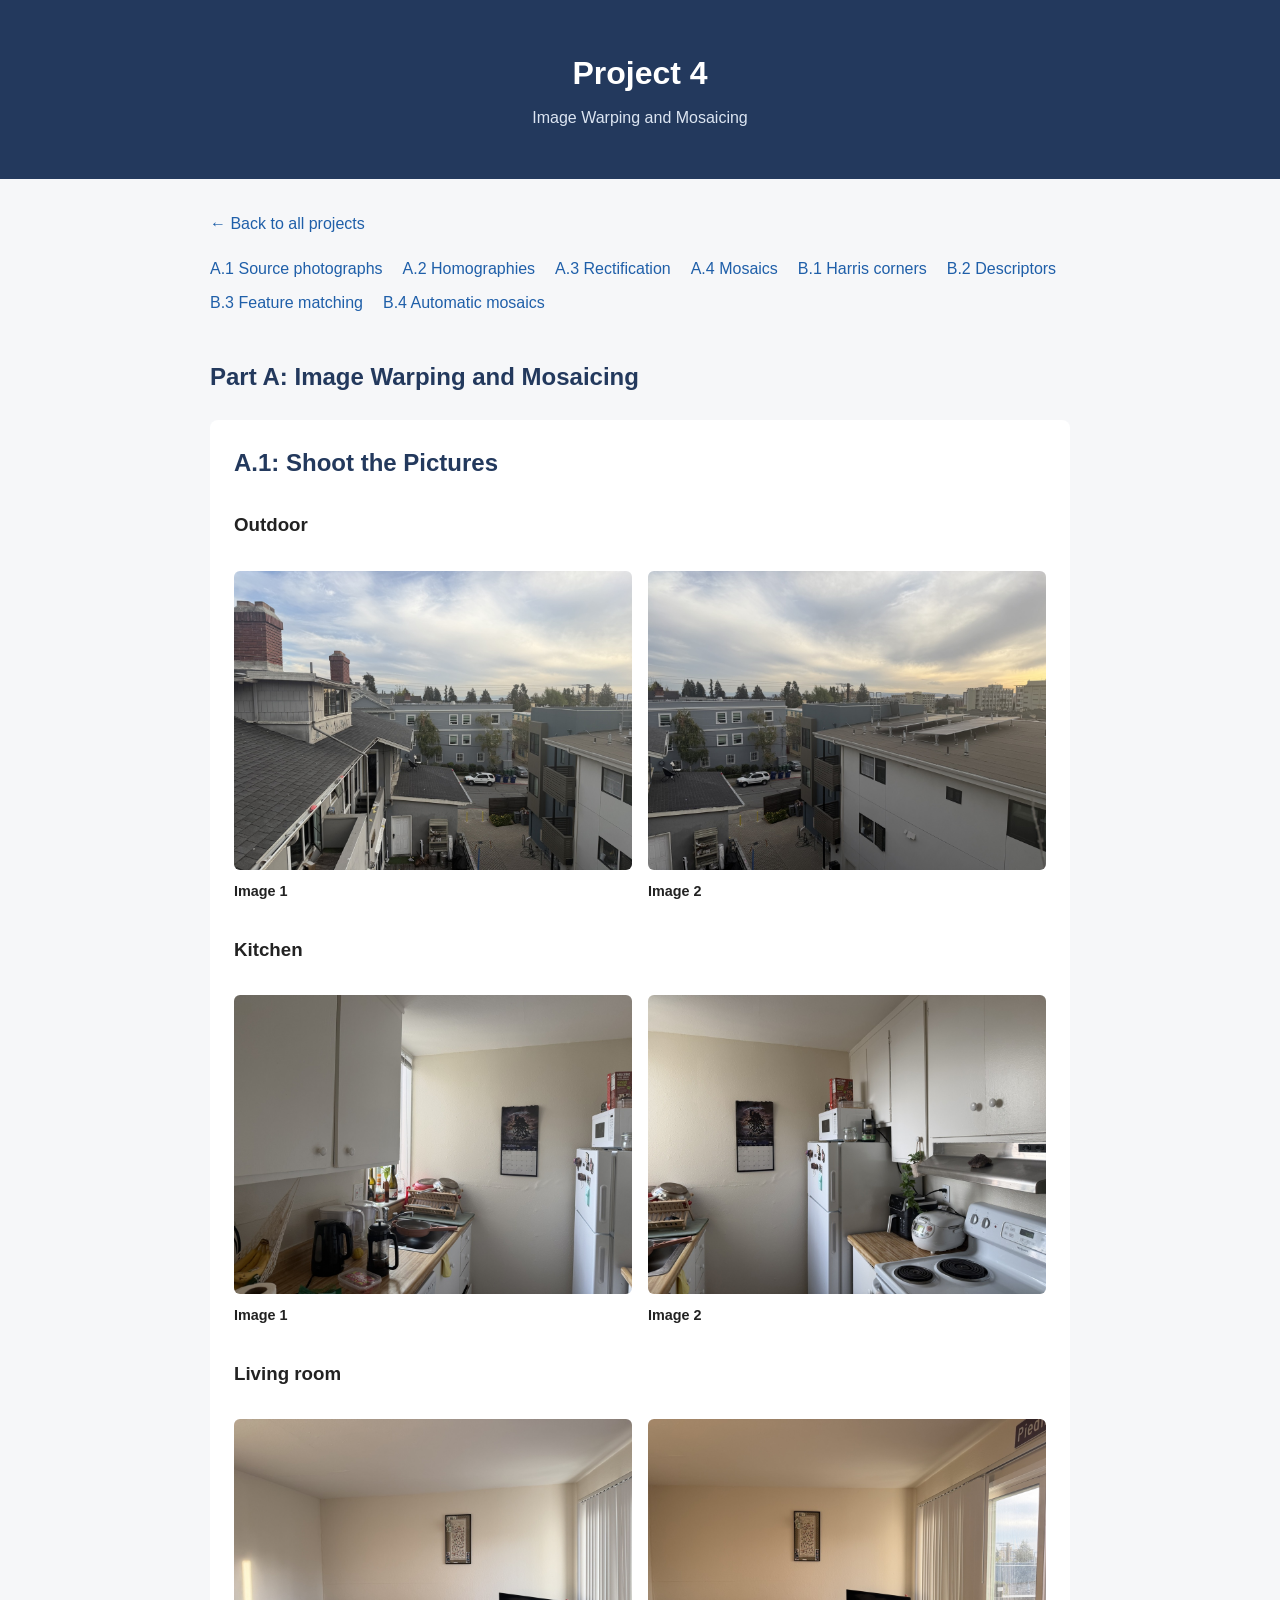
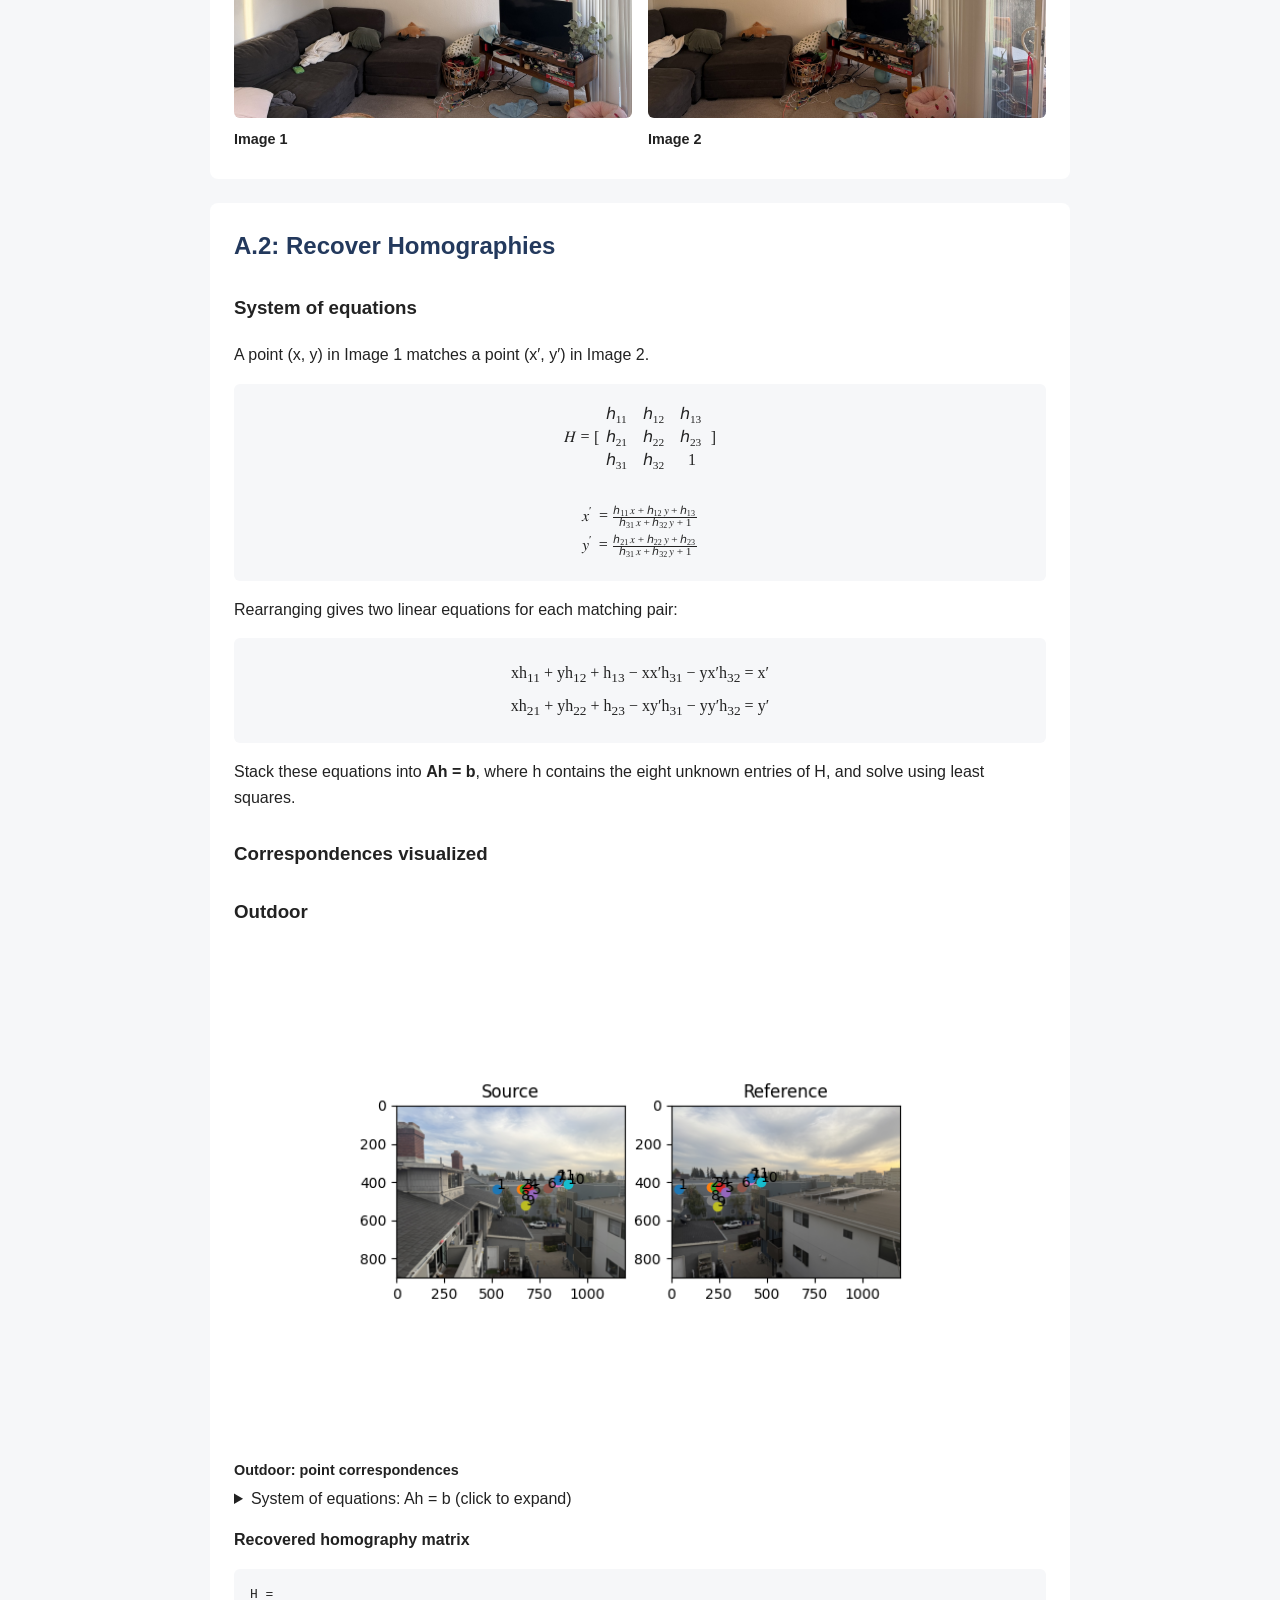
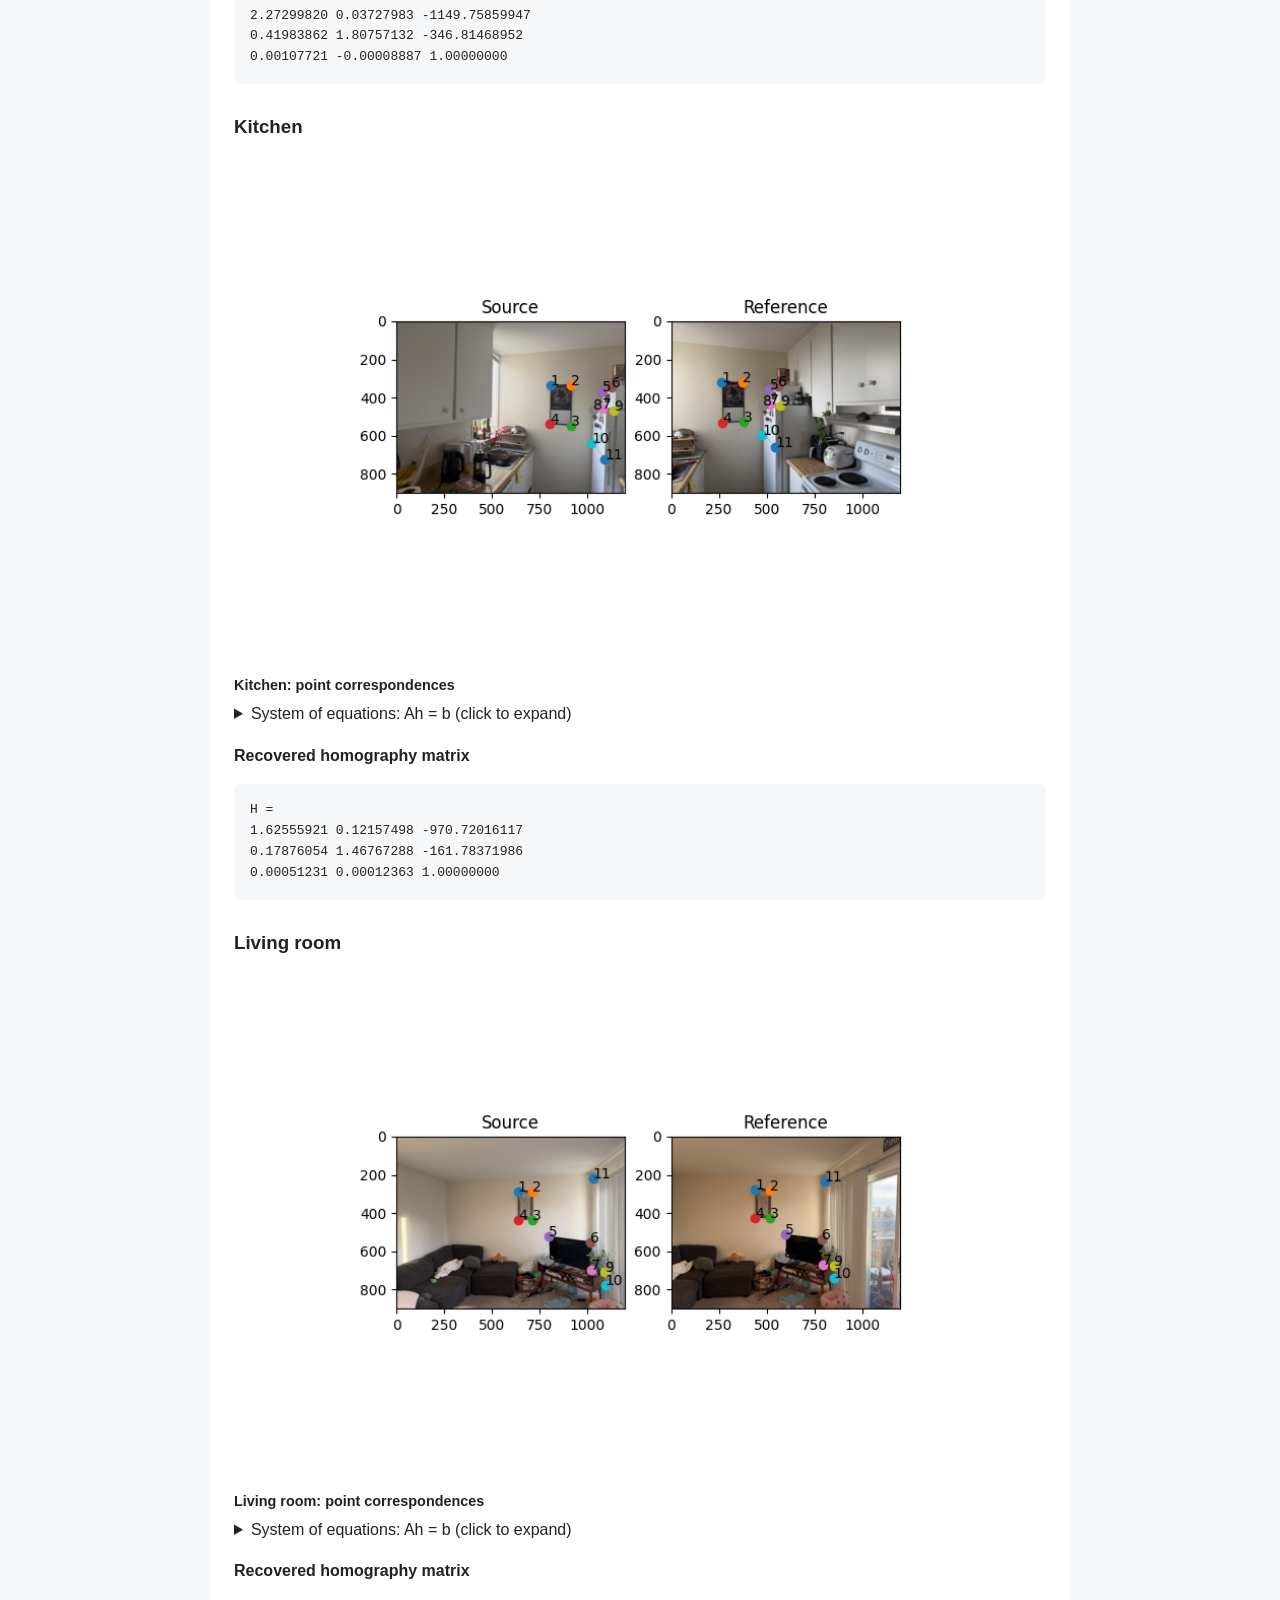
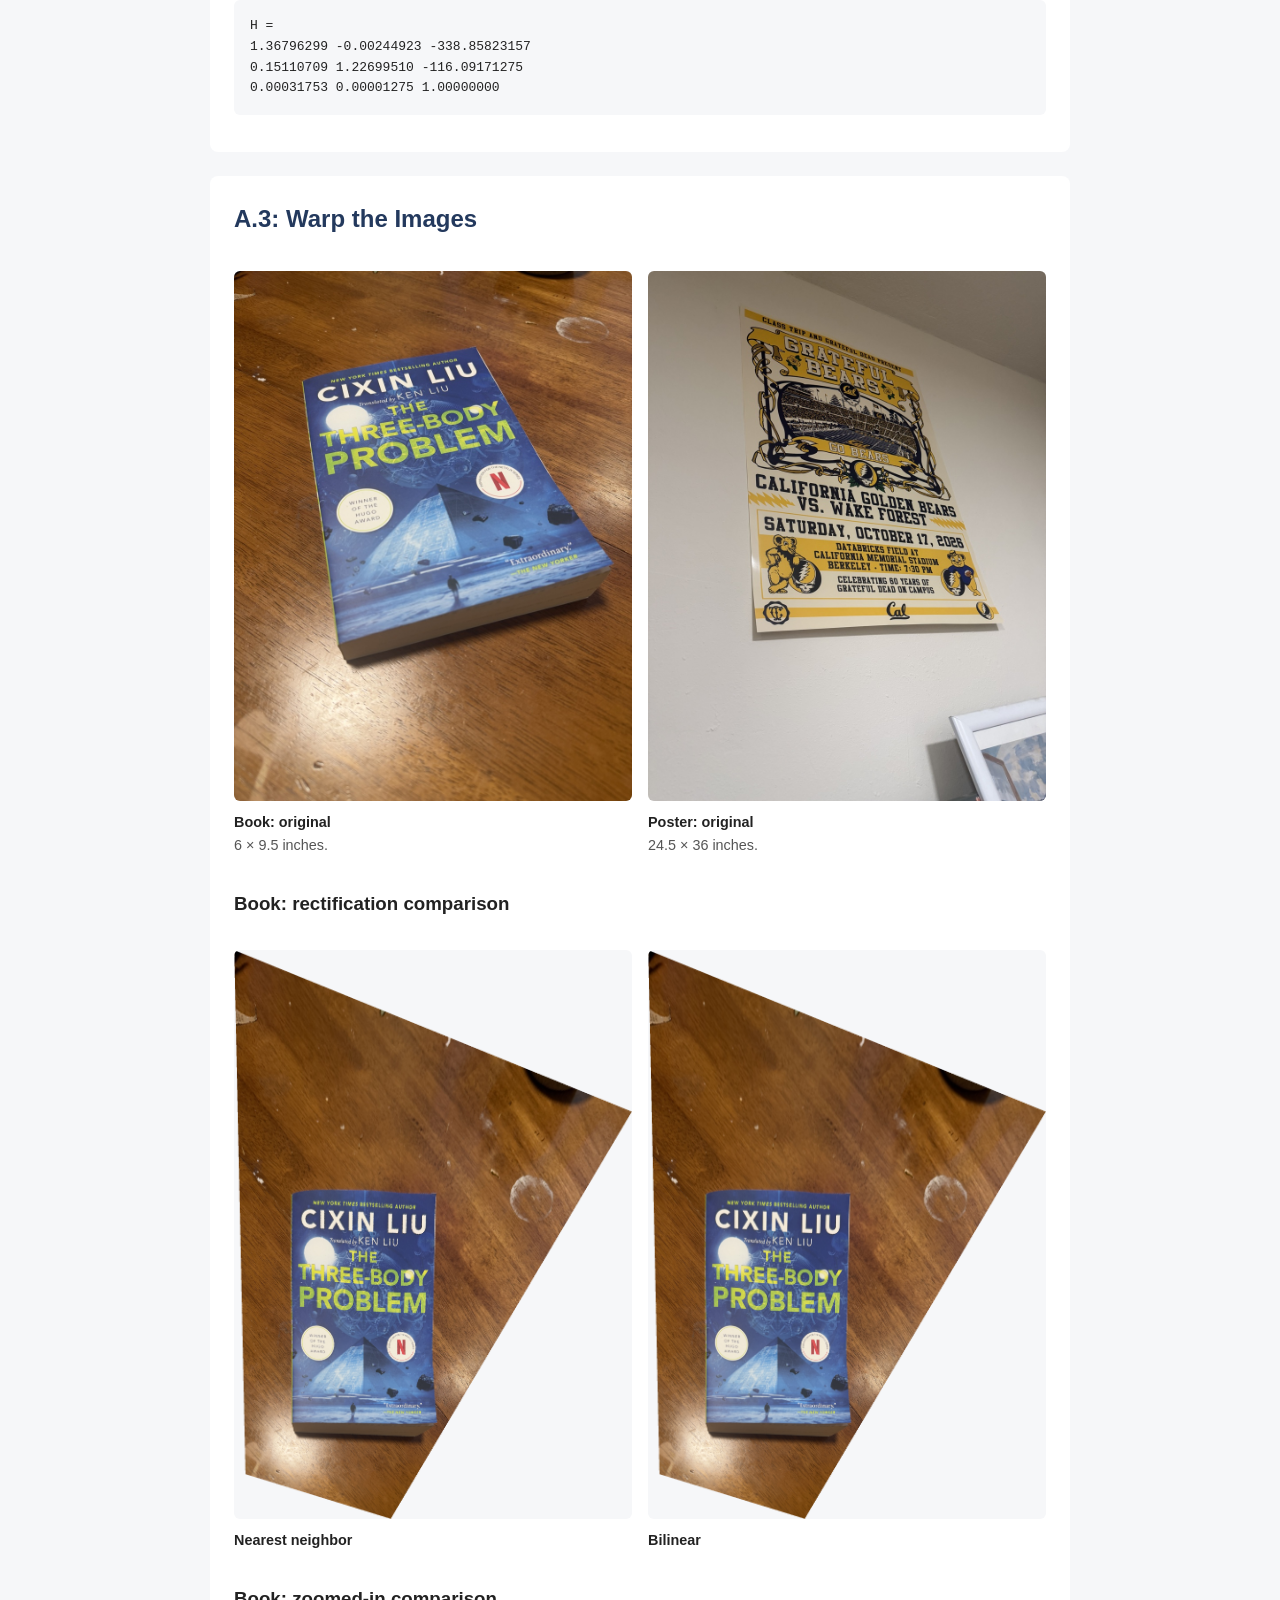
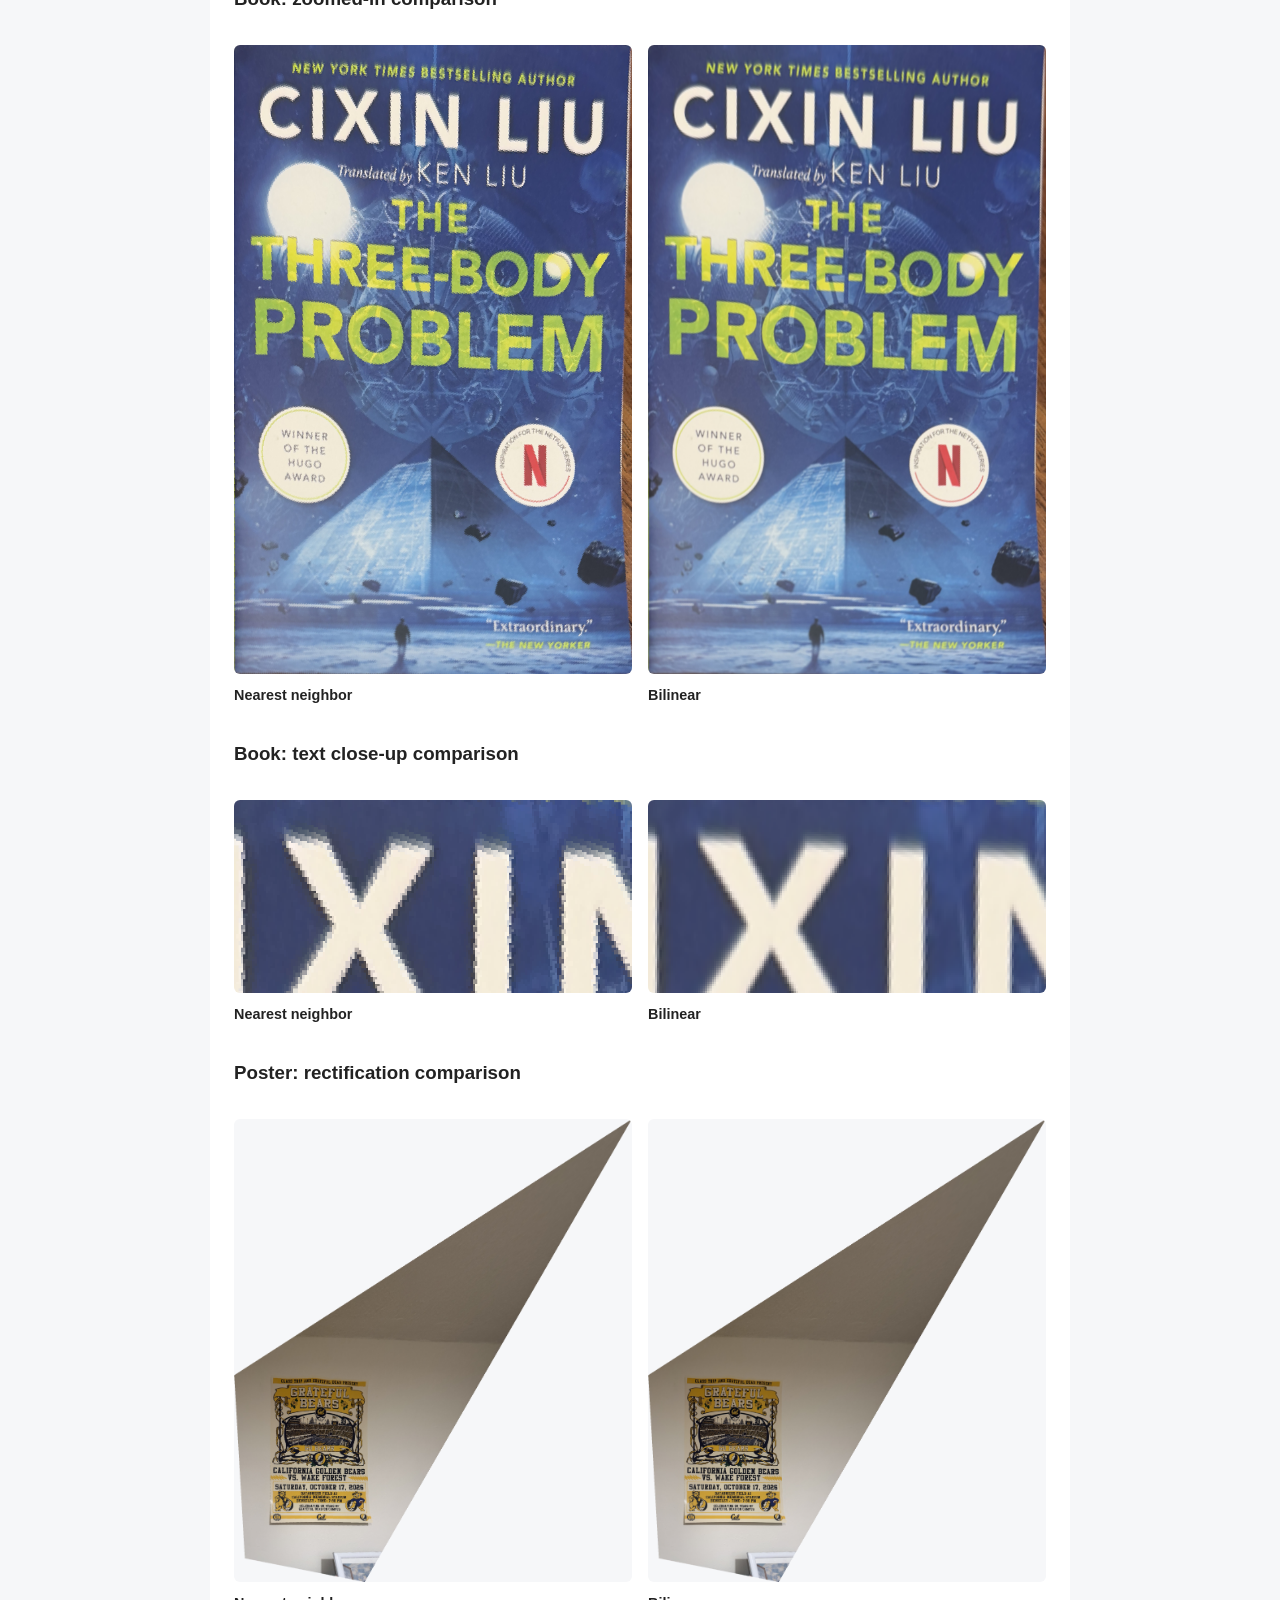
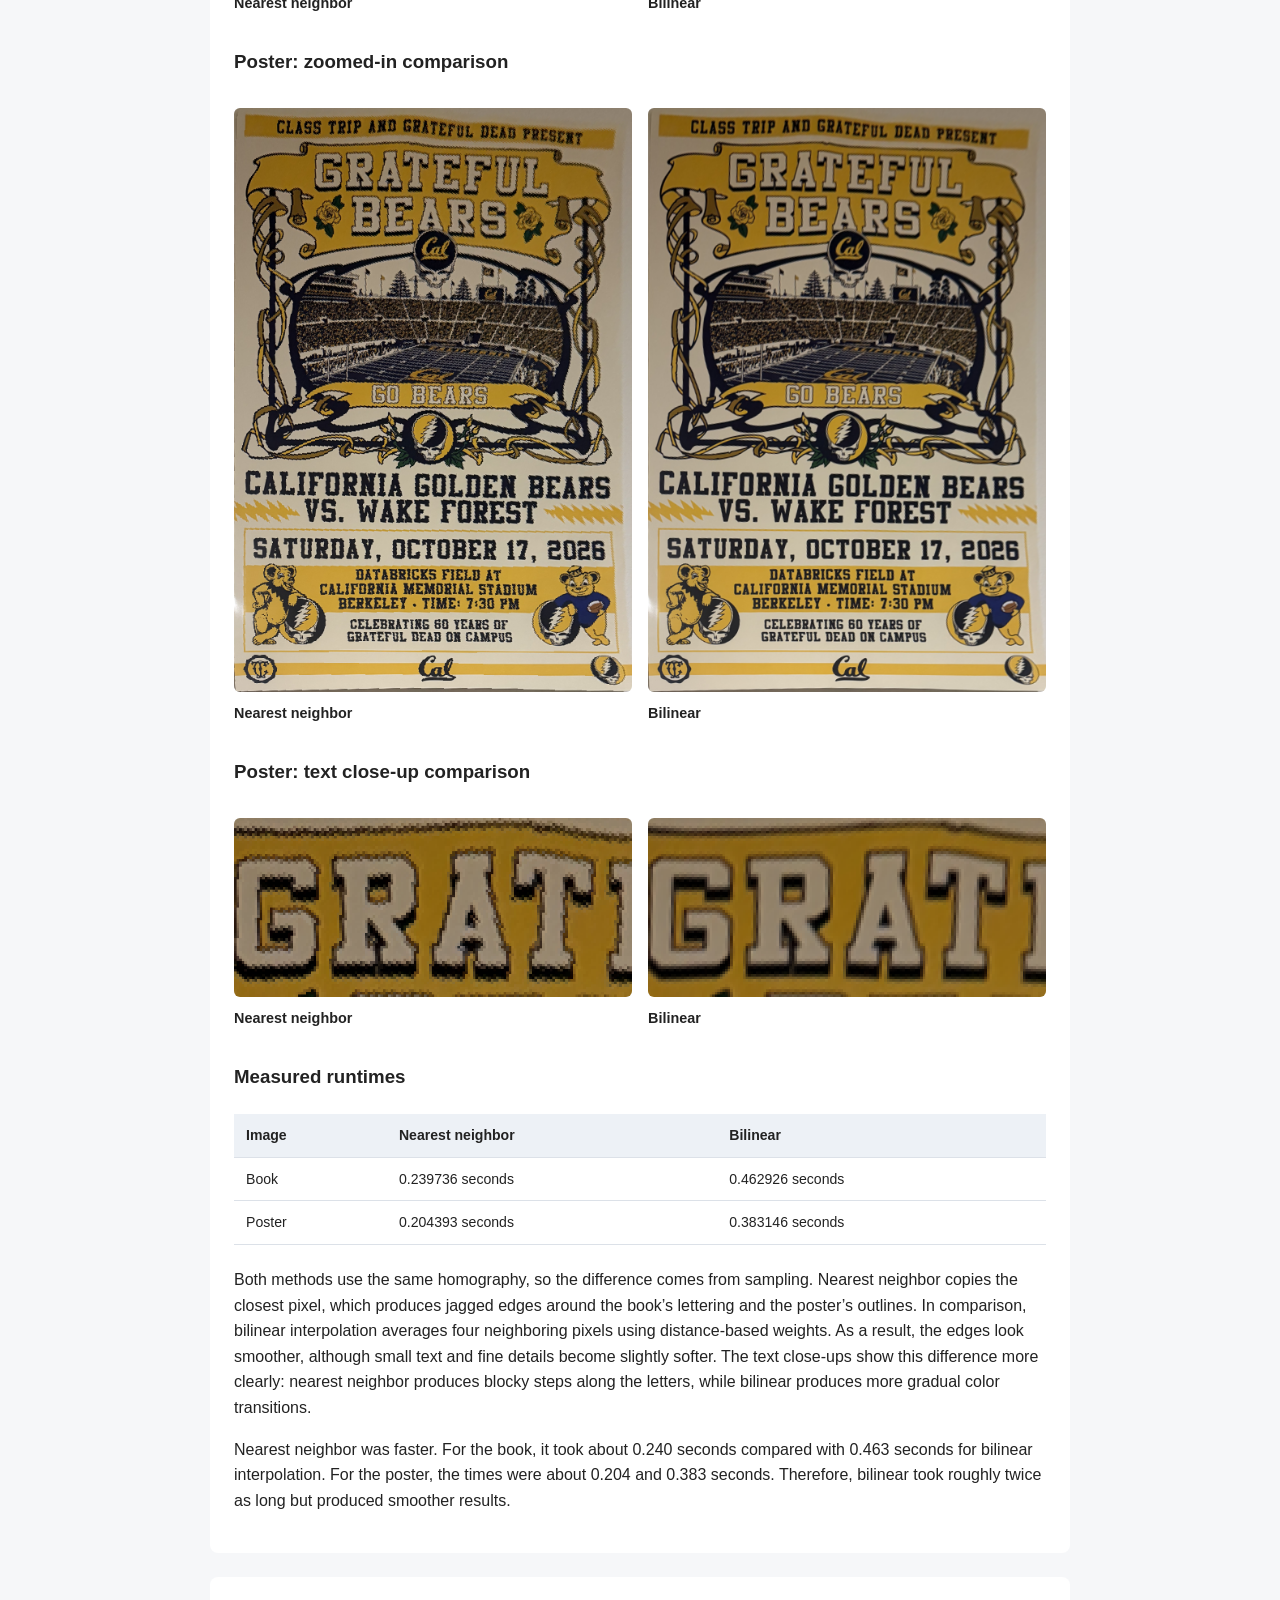
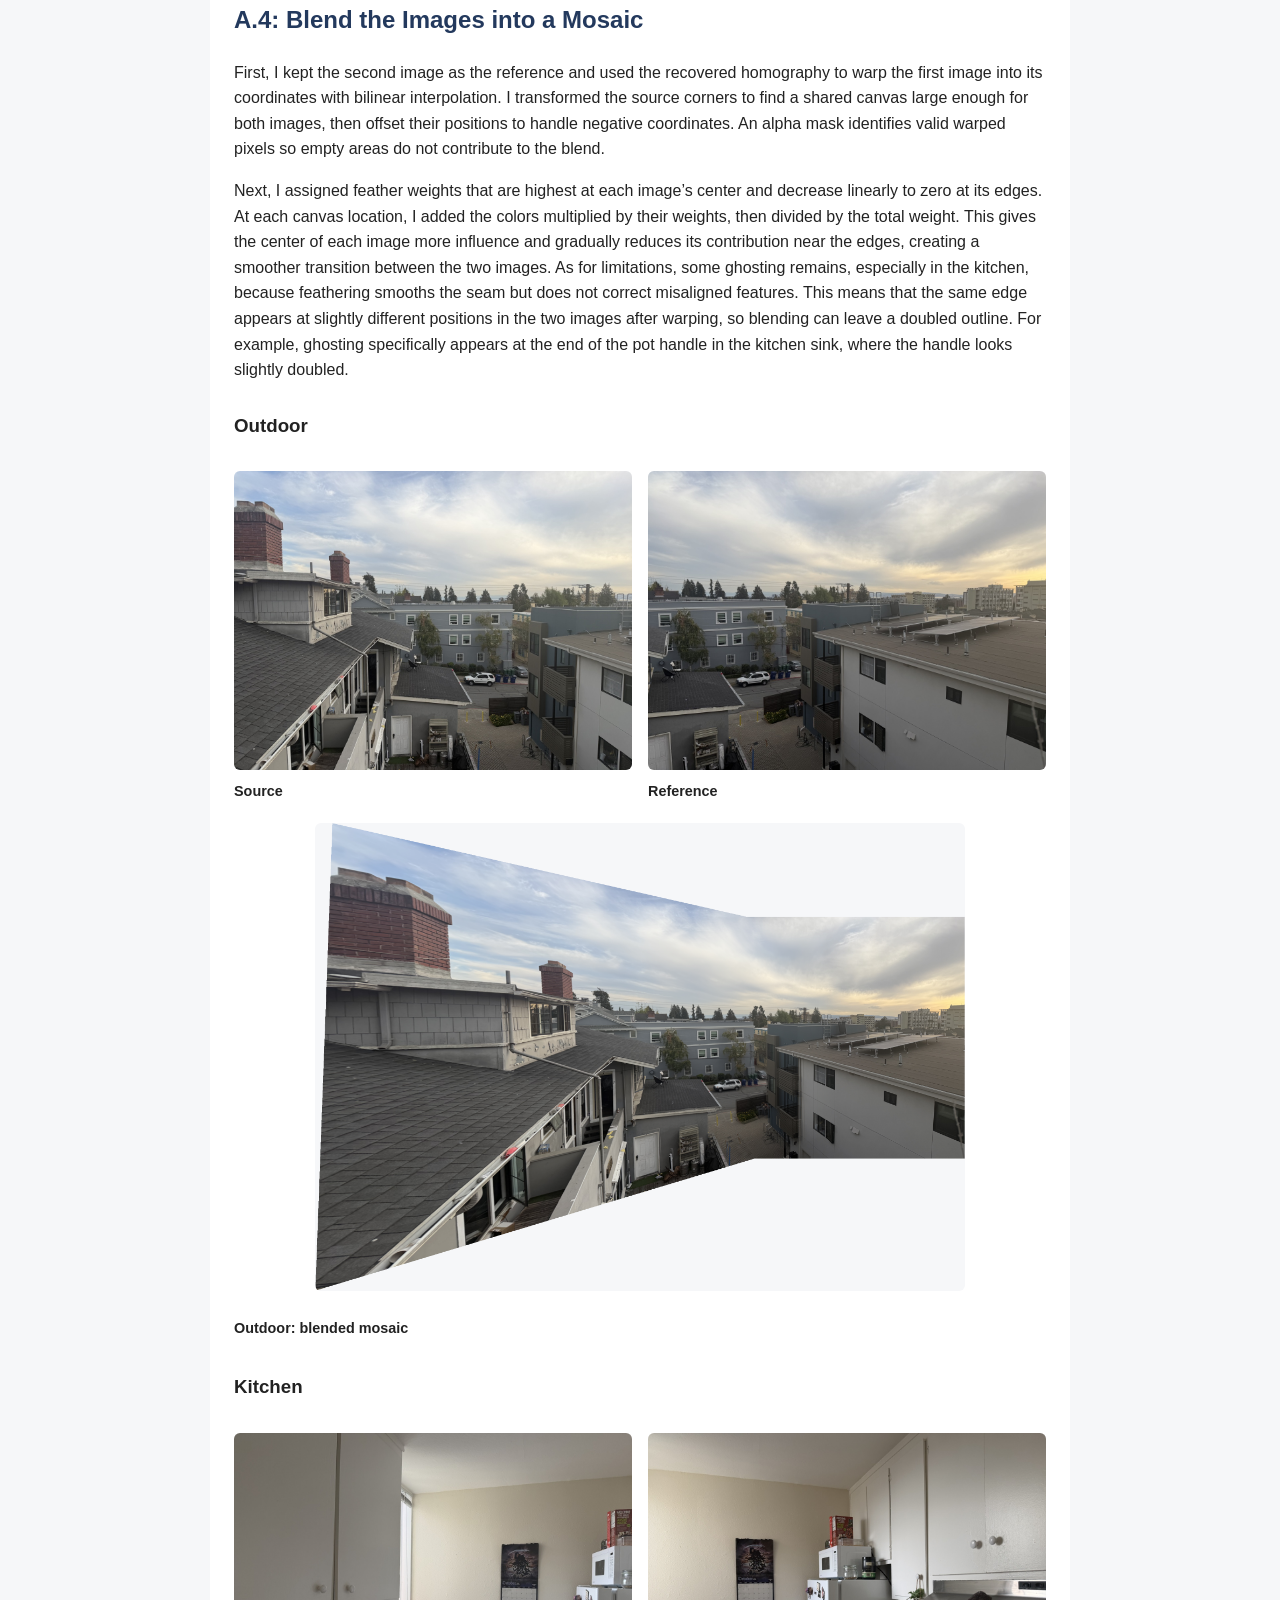
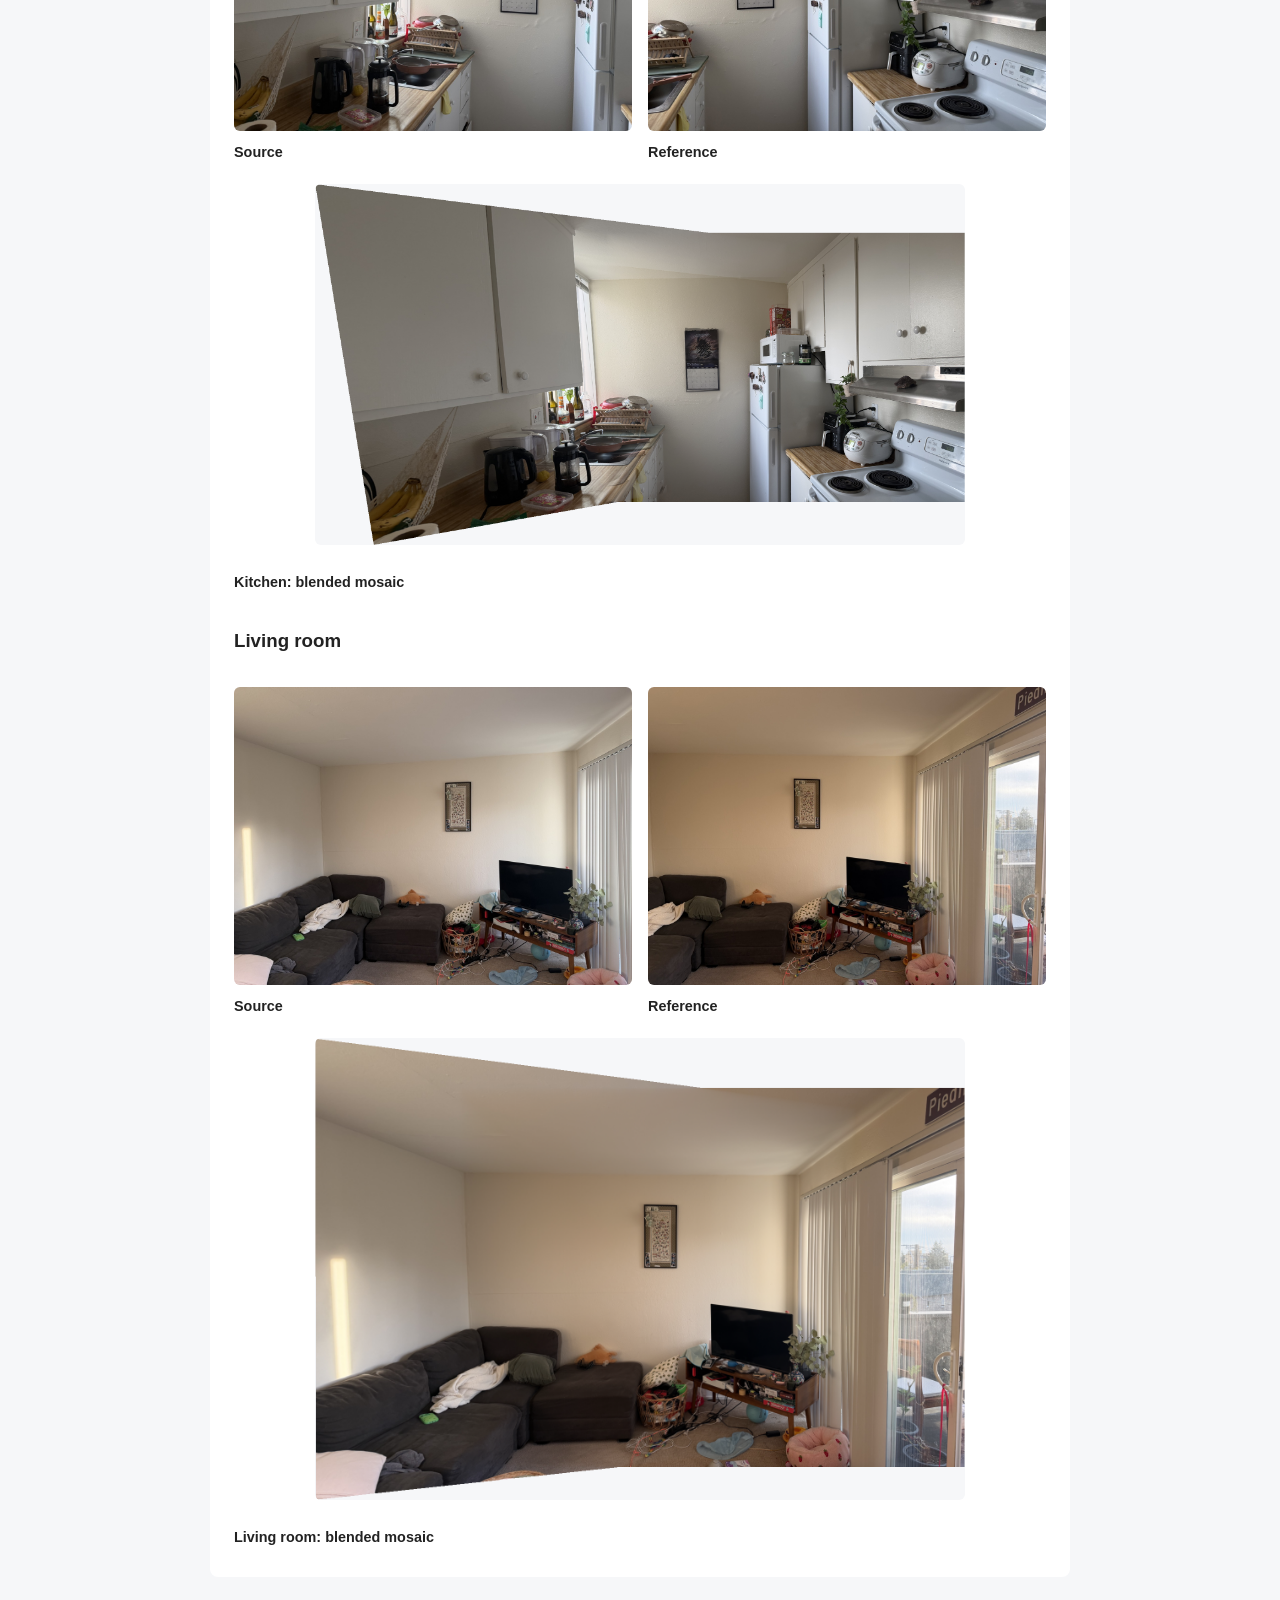
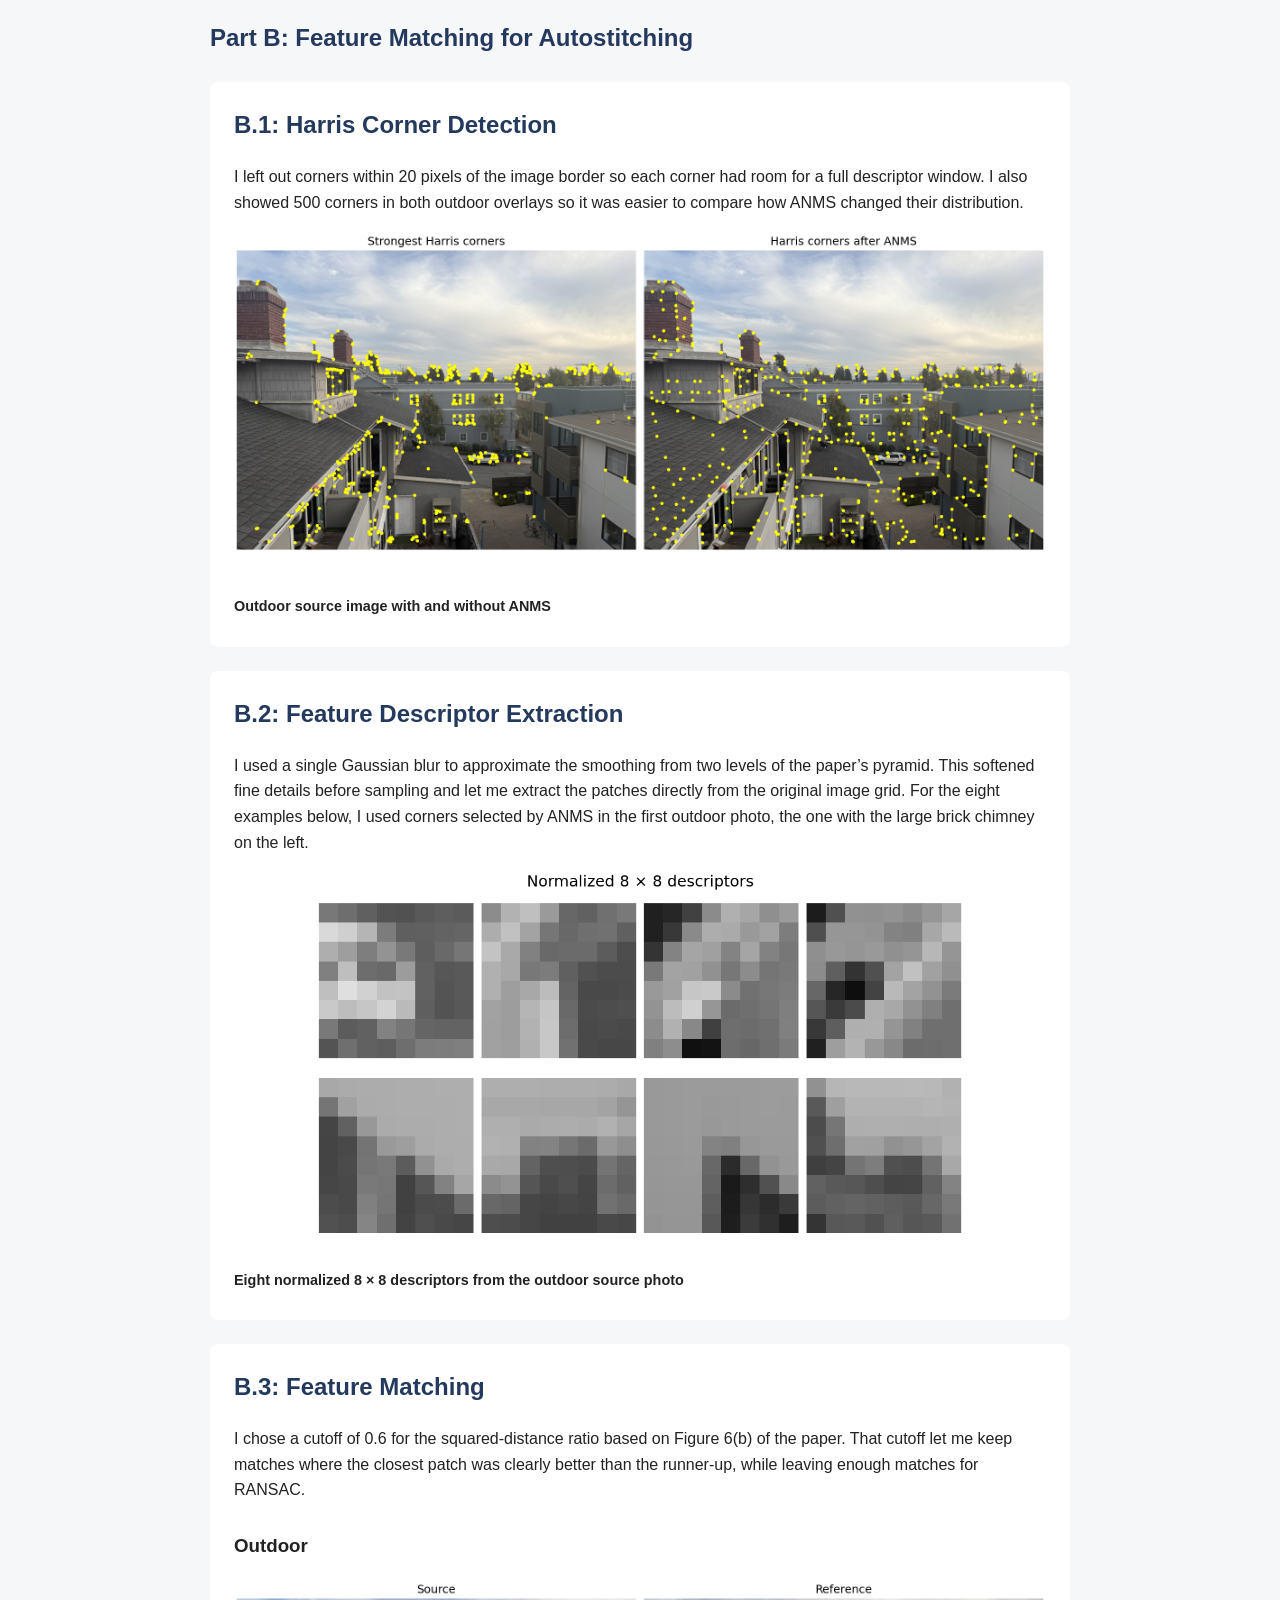
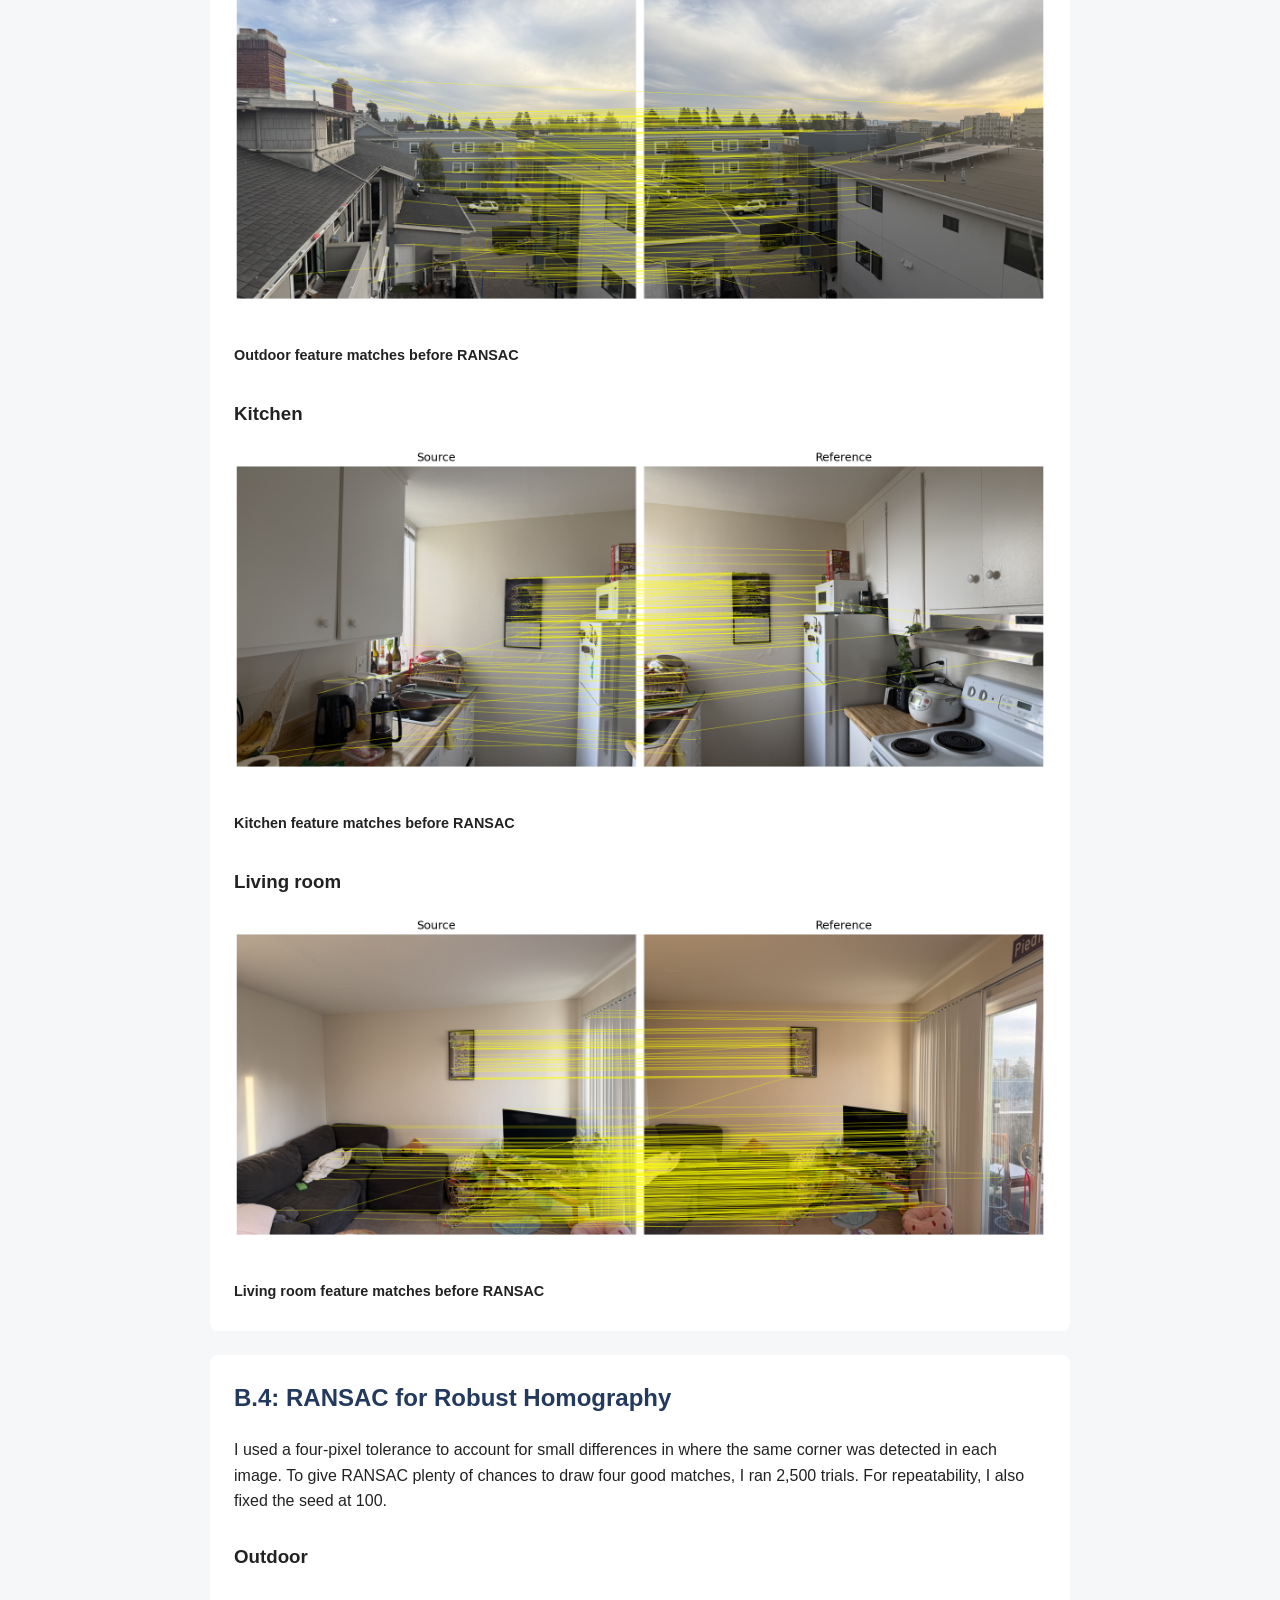
<file: proj4/index.html>
<!DOCTYPE html>

<html lang="en">
<head>
<meta charset="utf-8"/>
<meta content="width=device-width, initial-scale=1.0" name="viewport"/>
<meta content="noindex, nofollow" name="robots"/>
<title>Project 4 | CS180</title>
<link href="style.css" rel="stylesheet"/>
</head>
<body>
<header><h1>Project 4</h1><p>Image Warping and Mosaicing</p></header>
<main>
<a class="back-link" href="https://snhisun1.github.io/">← Back to all projects</a>
<nav aria-label="Sections" class="contents"><a href="#a-1">A.1 Source photographs</a><a href="#a-2">A.2 Homographies</a><a href="#a-3">A.3 Rectification</a><a href="#a-4">A.4 Mosaics</a><a href="#b-1">B.1 Harris corners</a><a href="#b-2">B.2 Descriptors</a><a href="#b-3">B.3 Feature matching</a><a href="#b-4">B.4 Automatic mosaics</a></nav>
<div class="part-heading" id="part-a"><h2>Part A: Image Warping and Mosaicing</h2></div>
<section id="a-1"><h2>A.1: Shoot the Pictures</h2>
<h3>Outdoor</h3>
<div class="image-grid"><figure class="result"><a href="media/IMG_6014.jpg" rel="noopener" target="_blank"><img alt="Image 1" height="900" loading="lazy" src="media/IMG_6014.jpg" width="1200"/></a><figcaption><strong>Image 1</strong></figcaption></figure><figure class="result"><a href="media/IMG_6016.jpg" rel="noopener" target="_blank"><img alt="Image 2" height="900" loading="lazy" src="media/IMG_6016.jpg" width="1200"/></a><figcaption><strong>Image 2</strong></figcaption></figure></div>
<h3>Kitchen</h3>
<div class="image-grid"><figure class="result"><a href="media/IMG_6029.jpg" rel="noopener" target="_blank"><img alt="Image 1" height="900" loading="lazy" src="media/IMG_6029.jpg" width="1200"/></a><figcaption><strong>Image 1</strong></figcaption></figure><figure class="result"><a href="media/IMG_6030.jpg" rel="noopener" target="_blank"><img alt="Image 2" height="900" loading="lazy" src="media/IMG_6030.jpg" width="1200"/></a><figcaption><strong>Image 2</strong></figcaption></figure></div>
<h3>Living room</h3>
<div class="image-grid"><figure class="result"><a href="media/IMG_6033.jpg" rel="noopener" target="_blank"><img alt="Image 1" height="900" loading="lazy" src="media/IMG_6033.jpg" width="1200"/></a><figcaption><strong>Image 1</strong></figcaption></figure><figure class="result"><a href="media/IMG_6035.jpg" rel="noopener" target="_blank"><img alt="Image 2" height="900" loading="lazy" src="media/IMG_6035.jpg" width="1200"/></a><figcaption><strong>Image 2</strong></figcaption></figure></div>
</section>
<section id="a-2"><h2>A.2: Recover Homographies</h2>
<h3>System of equations</h3>
<div class="equation-system">
<p>A point (x, y) in Image 1 matches a point (x′, y′) in Image 2.</p>
<div class="formula">
<math aria-label="Homography matrix with its bottom-right entry fixed to one" display="block" xmlns="http://www.w3.org/1998/Math/MathML">
<mrow><mi>H</mi><mo>=</mo><mo>[</mo><mtable columnspacing="1em" rowspacing="0.4em">
<mtr><mtd><msub><mi>h</mi><mn>11</mn></msub></mtd><mtd><msub><mi>h</mi><mn>12</mn></msub></mtd><mtd><msub><mi>h</mi><mn>13</mn></msub></mtd></mtr>
<mtr><mtd><msub><mi>h</mi><mn>21</mn></msub></mtd><mtd><msub><mi>h</mi><mn>22</mn></msub></mtd><mtd><msub><mi>h</mi><mn>23</mn></msub></mtd></mtr>
<mtr><mtd><msub><mi>h</mi><mn>31</mn></msub></mtd><mtd><msub><mi>h</mi><mn>32</mn></msub></mtd><mtd><mn>1</mn></mtd></mtr>
</mtable><mo>]</mo></mrow></math>
<br/>
<math aria-label="Destination coordinates obtained by homogeneous division" display="block" xmlns="http://www.w3.org/1998/Math/MathML">
<mtable rowspacing="1em">
<mtr><mtd><msup><mi>x</mi><mo>′</mo></msup><mo>=</mo><mfrac><mrow><msub><mi>h</mi><mn>11</mn></msub><mi>x</mi><mo>+</mo><msub><mi>h</mi><mn>12</mn></msub><mi>y</mi><mo>+</mo><msub><mi>h</mi><mn>13</mn></msub></mrow><mrow><msub><mi>h</mi><mn>31</mn></msub><mi>x</mi><mo>+</mo><msub><mi>h</mi><mn>32</mn></msub><mi>y</mi><mo>+</mo><mn>1</mn></mrow></mfrac></mtd></mtr>
<mtr><mtd><msup><mi>y</mi><mo>′</mo></msup><mo>=</mo><mfrac><mrow><msub><mi>h</mi><mn>21</mn></msub><mi>x</mi><mo>+</mo><msub><mi>h</mi><mn>22</mn></msub><mi>y</mi><mo>+</mo><msub><mi>h</mi><mn>23</mn></msub></mrow><mrow><msub><mi>h</mi><mn>31</mn></msub><mi>x</mi><mo>+</mo><msub><mi>h</mi><mn>32</mn></msub><mi>y</mi><mo>+</mo><mn>1</mn></mrow></mfrac></mtd></mtr>
</mtable></math>
</div>
<p>Rearranging gives two linear equations for each matching pair:</p>
<div aria-label="Two linear equations from each correspondence" class="formula" role="math">xh<sub>11</sub> + yh<sub>12</sub> + h<sub>13</sub> − xx′h<sub>31</sub> − yx′h<sub>32</sub> = x′<br/>xh<sub>21</sub> + yh<sub>22</sub> + h<sub>23</sub> − xy′h<sub>31</sub> − yy′h<sub>32</sub> = y′</div>
<p>Stack these equations into <strong>Ah = b</strong>, where h contains the eight unknown entries of H, and solve using least squares.</p>
</div>
<h3>Correspondences visualized</h3>
<h3>Outdoor</h3>
<figure class="result"><a href="media/outdoor_correspondences.png" rel="noopener" target="_blank"><img alt="Outdoor: point correspondences" height="480" loading="lazy" src="media/outdoor_correspondences.png" width="640"/></a><figcaption><strong>Outdoor: point correspondences</strong></figcaption></figure>
<details><summary>System of equations: Ah = b (click to expand)</summary><pre aria-label="Outdoor: numerical A matrix and b vector" class="numeric-system">Ah = b

h = [h₁₁ h₁₂ h₁₃ h₂₁ h₂₂ h₂₃ h₃₁ h₃₂]ᵀ

A (22 × 8)                                                                                                     b (22 × 1)
[       524.00       437.00         1.00         0.00         0.00         0.00    -19932.96    -16623.48 ]    [   38.04 ]
[         0.00         0.00         0.00       524.00       437.00         1.00   -227929.52   -190086.26 ]    [  434.98 ]
[       653.00       435.00         1.00         0.00         0.00         0.00   -137130.00    -91350.00 ]    [  210.00 ]
[         0.00         0.00         0.00       653.00       435.00         1.00   -279771.32   -186371.40 ]    [  428.44 ]
[       671.00       435.00         1.00         0.00         0.00         0.00   -155698.84   -100937.40 ]    [  232.04 ]
[         0.00         0.00         0.00       671.00       435.00         1.00   -287275.23   -186236.55 ]    [  428.13 ]
[       692.00       435.00         1.00         0.00         0.00         0.00   -177913.20   -111838.50 ]    [  257.10 ]
[         0.00         0.00         0.00       692.00       435.00         1.00   -295809.24   -185949.45 ]    [  427.47 ]
[       713.00       461.00         1.00         0.00         0.00         0.00   -201422.50   -130232.50 ]    [  282.50 ]
[         0.00         0.00         0.00       713.00       461.00         1.00   -324350.83   -209713.51 ]    [  454.91 ]
[       795.00       434.00         1.00         0.00         0.00         0.00   -295056.30   -161074.76 ]    [  371.14 ]
[         0.00         0.00         0.00       795.00       434.00         1.00   -337223.10   -184094.12 ]    [  424.18 ]
[       840.00       401.00         1.00         0.00         0.00         0.00   -348087.60   -166170.39 ]    [  414.39 ]
[         0.00         0.00         0.00       840.00       401.00         1.00   -328440.00   -156791.00 ]    [  391.00 ]
[       652.00       497.00         1.00         0.00         0.00         0.00   -138126.20   -105289.45 ]    [  211.85 ]
[         0.00         0.00         0.00       652.00       497.00         1.00   -324572.12   -247411.57 ]    [  497.81 ]
[       674.00       523.00         1.00         0.00         0.00         0.00   -161342.12   -125195.74 ]    [  239.38 ]
[         0.00         0.00         0.00       674.00       523.00         1.00   -353796.08   -274533.16 ]    [  524.92 ]
[       898.00       410.00         1.00         0.00         0.00         0.00   -420695.04   -192076.80 ]    [  468.48 ]
[         0.00         0.00         0.00       898.00       410.00         1.00   -358903.66   -163864.70 ]    [  399.67 ]
[       844.00       388.00         1.00         0.00         0.00         0.00   -353568.48   -162540.96 ]    [  418.92 ]
[         0.00         0.00         0.00       844.00       388.00         1.00   -319158.60   -146722.20 ]    [  378.15 ]</pre></details><p><strong>Recovered homography matrix</strong></p><pre aria-label="Outdoor recovered homography">H =
2.27299820 0.03727983 -1149.75859947
0.41983862 1.80757132 -346.81468952
0.00107721 -0.00008887 1.00000000</pre>
<h3>Kitchen</h3>
<figure class="result"><a href="media/kitchen_correspondences.png" rel="noopener" target="_blank"><img alt="Kitchen: point correspondences" height="480" loading="lazy" src="media/kitchen_correspondences.png" width="640"/></a><figcaption><strong>Kitchen: point correspondences</strong></figcaption></figure>
<details><summary>System of equations: Ah = b (click to expand)</summary><pre aria-label="Kitchen: numerical A matrix and b vector" class="numeric-system">Ah = b

h = [h₁₁ h₁₂ h₁₃ h₂₁ h₂₂ h₂₃ h₃₁ h₃₂]ᵀ

A (22 × 8)                                                                                                     b (22 × 1)
[       808.00       337.00         1.00         0.00         0.00         0.00   -213716.00    -89136.50 ]    [  264.50 ]
[         0.00         0.00         0.00       808.00       337.00         1.00   -257485.36   -107391.79 ]    [  318.67 ]
[       917.00       333.00         1.00         0.00         0.00         0.00   -343755.79   -124831.71 ]    [  374.87 ]
[         0.00         0.00         0.00       917.00       333.00         1.00   -295136.45   -107176.05 ]    [  321.85 ]
[       913.00       546.00         1.00         0.00         0.00         0.00   -346410.46   -207163.32 ]    [  379.42 ]
[         0.00         0.00         0.00       913.00       546.00         1.00   -480758.41   -287507.22 ]    [  526.57 ]
[       804.00       540.00         1.00         0.00         0.00         0.00   -216718.20   -145557.00 ]    [  269.55 ]
[         0.00         0.00         0.00       804.00       540.00         1.00   -427752.12   -287296.20 ]    [  532.03 ]
[      1081.00       365.00         1.00         0.00         0.00         0.00   -557114.97   -188110.05 ]    [  515.37 ]
[         0.00         0.00         0.00      1081.00       365.00         1.00   -387592.55   -130870.75 ]    [  358.55 ]
[      1126.00       347.00         1.00         0.00         0.00         0.00   -631629.70   -194649.65 ]    [  560.95 ]
[         0.00         0.00         0.00      1126.00       347.00         1.00   -384326.32   -118438.04 ]    [  341.32 ]
[      1080.00       456.00         1.00         0.00         0.00         0.00   -558630.00   -235866.00 ]    [  517.25 ]
[         0.00         0.00         0.00      1080.00       456.00         1.00   -470361.60   -198597.12 ]    [  435.52 ]
[      1034.00       464.00         1.00         0.00         0.00         0.00   -497767.60   -223369.60 ]    [  481.40 ]
[         0.00         0.00         0.00      1034.00       464.00         1.00   -459127.02   -206029.92 ]    [  444.03 ]
[      1140.00       469.00         1.00         0.00         0.00         0.00   -653117.40   -268694.79 ]    [  572.91 ]
[         0.00         0.00         0.00      1140.00       469.00         1.00   -506046.00   -208189.10 ]    [  443.90 ]
[      1023.00       638.00         1.00         0.00         0.00         0.00   -488093.76   -304402.56 ]    [  477.12 ]
[         0.00         0.00         0.00      1023.00       638.00         1.00   -611293.65   -381236.90 ]    [  597.55 ]
[      1093.00       725.00         1.00         0.00         0.00         0.00   -597269.85   -396176.25 ]    [  546.45 ]
[         0.00         0.00         0.00      1093.00       725.00         1.00   -720538.39   -477941.75 ]    [  659.23 ]</pre></details><p><strong>Recovered homography matrix</strong></p><pre aria-label="Kitchen recovered homography">H =
1.62555921 0.12157498 -970.72016117
0.17876054 1.46767288 -161.78371986
0.00051231 0.00012363 1.00000000</pre>
<h3>Living room</h3>
<figure class="result"><a href="media/living_room_correspondences.png" rel="noopener" target="_blank"><img alt="Living room: point correspondences" height="480" loading="lazy" src="media/living_room_correspondences.png" width="640"/></a><figcaption><strong>Living room: point correspondences</strong></figcaption></figure>
<details><summary>System of equations: Ah = b (click to expand)</summary><pre aria-label="Living room: numerical A matrix and b vector" class="numeric-system">Ah = b

h = [h₁₁ h₁₂ h₁₃ h₂₁ h₂₂ h₂₃ h₃₁ h₃₂]ᵀ

A (22 × 8)                                                                                                     b (22 × 1)
[       637.00       290.00         1.00         0.00         0.00         0.00   -280330.96   -127623.20 ]    [  440.08 ]
[         0.00         0.00         0.00       637.00       290.00         1.00   -176799.35    -80489.50 ]    [  277.55 ]
[       713.00       287.00         1.00         0.00         0.00         0.00   -368877.68   -148482.32 ]    [  517.36 ]
[         0.00         0.00         0.00       713.00       287.00         1.00   -199483.14    -80296.86 ]    [  279.78 ]
[       713.00       435.00         1.00         0.00         0.00         0.00   -368635.26   -224903.70 ]    [  517.02 ]
[         0.00         0.00         0.00       713.00       435.00         1.00   -304636.38   -185858.10 ]    [  427.26 ]
[       638.00       435.00         1.00         0.00         0.00         0.00   -281166.60   -191704.50 ]    [  440.70 ]
[         0.00         0.00         0.00       638.00       435.00         1.00   -271819.90   -185331.75 ]    [  426.05 ]
[       800.00       523.00         1.00         0.00         0.00         0.00   -479224.00   -313292.69 ]    [  599.03 ]
[         0.00         0.00         0.00       800.00       523.00         1.00   -410536.00   -268387.91 ]    [  513.17 ]
[      1018.00       552.00         1.00         0.00         0.00         0.00   -803599.02   -435743.28 ]    [  789.39 ]
[         0.00         0.00         0.00      1018.00       552.00         1.00   -546666.00   -296424.00 ]    [  537.00 ]
[      1023.00       698.00         1.00         0.00         0.00         0.00   -811760.73   -553869.98 ]    [  793.51 ]
[         0.00         0.00         0.00      1023.00       698.00         1.00   -686187.48   -468190.48 ]    [  670.76 ]
[       796.00       646.00         1.00         0.00         0.00         0.00   -472035.96   -383084.46 ]    [  593.01 ]
[         0.00         0.00         0.00       796.00       646.00         1.00   -502395.40   -407722.90 ]    [  631.15 ]
[      1092.00       709.00         1.00         0.00         0.00         0.00   -929379.36   -603415.72 ]    [  851.08 ]
[         0.00         0.00         0.00      1092.00       709.00         1.00   -740212.20   -480595.65 ]    [  677.85 ]
[      1095.00       777.00         1.00         0.00         0.00         0.00   -934035.00   -662781.00 ]    [  853.00 ]
[         0.00         0.00         0.00      1095.00       777.00         1.00   -809205.00   -574203.00 ]    [  739.00 ]
[      1030.00       221.00         1.00         0.00         0.00         0.00   -828738.00   -177816.60 ]    [  804.60 ]
[         0.00         0.00         0.00      1030.00       221.00         1.00   -240752.20    -51656.54 ]    [  233.74 ]</pre></details><p><strong>Recovered homography matrix</strong></p><pre aria-label="Living room recovered homography">H =
1.36796299 -0.00244923 -338.85823157
0.15110709 1.22699510 -116.09171275
0.00031753 0.00001275 1.00000000</pre>
</section>
<section id="a-3"><h2>A.3: Warp the Images</h2>
<div class="image-grid">
<figure class="result"><a href="media/IMG_6036.jpg" rel="noopener" target="_blank"><img alt="Book: original" height="1200" loading="lazy" src="media/IMG_6036.jpg" width="900"/></a><figcaption><strong>Book: original</strong><span>6 × 9.5 inches.</span></figcaption></figure>
<figure class="result"><a href="media/IMG_6037.jpg" rel="noopener" target="_blank"><img alt="Poster: original" height="1200" loading="lazy" src="media/IMG_6037.jpg" width="900"/></a><figcaption><strong>Poster: original</strong><span>24.5 × 36 inches.</span></figcaption></figure>
</div>
<h3>Book: rectification comparison</h3><div class="image-grid">
<figure class="result"><a href="media/book_nearest_neighbor.png" rel="noopener" target="_blank"><img alt="Nearest neighbor" height="2370" loading="lazy" src="media/book_nearest_neighbor.png" width="1658"/></a><figcaption><strong>Nearest neighbor</strong></figcaption></figure>
<figure class="result"><a href="media/book_bilinear.png" rel="noopener" target="_blank"><img alt="Bilinear" height="2370" loading="lazy" src="media/book_bilinear.png" width="1658"/></a><figcaption><strong>Bilinear</strong></figcaption></figure>
</div><h3>Book: zoomed-in comparison</h3><div class="image-grid"><figure class="result"><a href="media/book_nearest_neighbor_crop.png" rel="noopener" target="_blank"><img alt="Book: nearest neighbor, zoomed-in comparison" height="951" loading="lazy" src="media/book_nearest_neighbor_crop.png" width="601"/></a><figcaption><strong>Nearest neighbor</strong></figcaption></figure><figure class="result"><a href="media/book_bilinear_crop.png" rel="noopener" target="_blank"><img alt="Book: bilinear, zoomed-in comparison" height="951" loading="lazy" src="media/book_bilinear_crop.png" width="601"/></a><figcaption><strong>Bilinear</strong></figcaption></figure></div><h3>Book: text close-up comparison</h3><div class="image-grid"><figure class="result"><a href="media/book_nearest_neighbor_text_closeup.png" rel="noopener" target="_blank"><img alt="Book: nearest neighbor text close-up" height="340" loading="lazy" src="media/book_nearest_neighbor_text_closeup.png" width="700"/></a><figcaption><strong>Nearest neighbor</strong></figcaption></figure><figure class="result"><a href="media/book_bilinear_text_closeup.png" rel="noopener" target="_blank"><img alt="Book: bilinear text close-up" height="340" loading="lazy" src="media/book_bilinear_text_closeup.png" width="700"/></a><figcaption><strong>Bilinear</strong></figcaption></figure></div>
<h3>Poster: rectification comparison</h3><div class="image-grid">
<figure class="result"><a href="media/poster_nearest_neighbor.png" rel="noopener" target="_blank"><img alt="Nearest neighbor" height="2277" loading="lazy" src="media/poster_nearest_neighbor.png" width="1958"/></a><figcaption><strong>Nearest neighbor</strong></figcaption></figure>
<figure class="result"><a href="media/poster_bilinear.png" rel="noopener" target="_blank"><img alt="Bilinear" height="2277" loading="lazy" src="media/poster_bilinear.png" width="1958"/></a><figcaption><strong>Bilinear</strong></figcaption></figure>
</div><h3>Poster: zoomed-in comparison</h3><div class="image-grid"><figure class="result"><a href="media/poster_nearest_neighbor_crop.png" rel="noopener" target="_blank"><img alt="Poster: nearest neighbor, zoomed-in comparison" height="721" loading="lazy" src="media/poster_nearest_neighbor_crop.png" width="491"/></a><figcaption><strong>Nearest neighbor</strong></figcaption></figure><figure class="result"><a href="media/poster_bilinear_crop.png" rel="noopener" target="_blank"><img alt="Poster: bilinear, zoomed-in comparison" height="721" loading="lazy" src="media/poster_bilinear_crop.png" width="491"/></a><figcaption><strong>Bilinear</strong></figcaption></figure></div><h3>Poster: text close-up comparison</h3><div class="image-grid"><figure class="result"><a href="media/poster_nearest_neighbor_text_closeup.png" rel="noopener" target="_blank"><img alt="Poster: nearest neighbor text close-up" height="280" loading="lazy" src="media/poster_nearest_neighbor_text_closeup.png" width="620"/></a><figcaption><strong>Nearest neighbor</strong></figcaption></figure><figure class="result"><a href="media/poster_bilinear_text_closeup.png" rel="noopener" target="_blank"><img alt="Poster: bilinear text close-up" height="280" loading="lazy" src="media/poster_bilinear_text_closeup.png" width="620"/></a><figcaption><strong>Bilinear</strong></figcaption></figure></div>
<h3>Measured runtimes</h3>
<div class="table-wrap"><table><thead><tr><th scope="col">Image</th><th scope="col">Nearest neighbor</th><th scope="col">Bilinear</th></tr></thead><tbody>
<tr><th scope="row">Book</th><td>0.239736 seconds</td><td>0.462926 seconds</td></tr>
<tr><th scope="row">Poster</th><td>0.204393 seconds</td><td>0.383146 seconds</td></tr>
</tbody></table></div>
<p>Both methods use the same homography, so the difference comes from sampling. Nearest neighbor copies the closest pixel, which produces jagged edges around the book’s lettering and the poster’s outlines. In comparison, bilinear interpolation averages four neighboring pixels using distance-based weights. As a result, the edges look smoother, although small text and fine details become slightly softer. The text close-ups show this difference more clearly: nearest neighbor produces blocky steps along the letters, while bilinear produces more gradual color transitions.</p><p>Nearest neighbor was faster. For the book, it took about 0.240 seconds compared with 0.463 seconds for bilinear interpolation. For the poster, the times were about 0.204 and 0.383 seconds. Therefore, bilinear took roughly twice as long but produced smoother results.</p>
</section>
<section id="a-4"><h2>A.4: Blend the Images into a Mosaic</h2>
<p>First, I kept the second image as the reference and used the recovered homography to warp the first image into its coordinates with bilinear interpolation. I transformed the source corners to find a shared canvas large enough for both images, then offset their positions to handle negative coordinates. An alpha mask identifies valid warped pixels so empty areas do not contribute to the blend.</p><p>Next, I assigned feather weights that are highest at each image’s center and decrease linearly to zero at its edges. At each canvas location, I added the colors multiplied by their weights, then divided by the total weight. This gives the center of each image more influence and gradually reduces its contribution near the edges, creating a smoother transition between the two images. As for limitations, some ghosting remains, especially in the kitchen, because feathering smooths the seam but does not correct misaligned features. This means that the same edge appears at slightly different positions in the two images after warping, so blending can leave a doubled outline. For example, ghosting specifically appears at the end of the pot handle in the kitchen sink, where the handle looks slightly doubled.</p>
<h3>Outdoor</h3>
<div class="image-grid"><figure class="result"><a href="media/IMG_6014.jpg" rel="noopener" target="_blank"><img alt="Source" height="900" loading="lazy" src="media/IMG_6014.jpg" width="1200"/></a><figcaption><strong>Source</strong></figcaption></figure><figure class="result"><a href="media/IMG_6016.jpg" rel="noopener" target="_blank"><img alt="Reference" height="900" loading="lazy" src="media/IMG_6016.jpg" width="1200"/></a><figcaption><strong>Reference</strong></figcaption></figure></div>
<figure class="result"><a href="media/outdoor_mosaic.png" rel="noopener" target="_blank"><img alt="Outdoor: blended mosaic" height="1738" loading="lazy" src="media/outdoor_mosaic.png" width="2414"/></a><figcaption><strong>Outdoor: blended mosaic</strong></figcaption></figure>
<h3>Kitchen</h3>
<div class="image-grid"><figure class="result"><a href="media/IMG_6029.jpg" rel="noopener" target="_blank"><img alt="Source" height="900" loading="lazy" src="media/IMG_6029.jpg" width="1200"/></a><figcaption><strong>Source</strong></figcaption></figure><figure class="result"><a href="media/IMG_6030.jpg" rel="noopener" target="_blank"><img alt="Reference" height="900" loading="lazy" src="media/IMG_6030.jpg" width="1200"/></a><figcaption><strong>Reference</strong></figcaption></figure></div>
<figure class="result"><a href="media/kitchen_mosaic.png" rel="noopener" target="_blank"><img alt="Kitchen: blended mosaic" height="1205" loading="lazy" src="media/kitchen_mosaic.png" width="2171"/></a><figcaption><strong>Kitchen: blended mosaic</strong></figcaption></figure>
<h3>Living room</h3>
<div class="image-grid"><figure class="result"><a href="media/IMG_6033.jpg" rel="noopener" target="_blank"><img alt="Source" height="900" loading="lazy" src="media/IMG_6033.jpg" width="1200"/></a><figcaption><strong>Source</strong></figcaption></figure><figure class="result"><a href="media/IMG_6035.jpg" rel="noopener" target="_blank"><img alt="Reference" height="900" loading="lazy" src="media/IMG_6035.jpg" width="1200"/></a><figcaption><strong>Reference</strong></figcaption></figure></div>
<figure class="result"><a href="media/living_room_mosaic.png" rel="noopener" target="_blank"><img alt="Living room: blended mosaic" height="1094" loading="lazy" src="media/living_room_mosaic.png" width="1539"/></a><figcaption><strong>Living room: blended mosaic</strong></figcaption></figure>
</section>
<div class="part-heading" id="part-b"><h2>Part B: Feature Matching for Autostitching</h2></div>
<section id="b-1"><h2>B.1: Harris Corner Detection</h2>
<p>I left out corners within 20 pixels of the image border so each corner had room for a full descriptor window. I also showed 500 corners in both outdoor overlays so it was easier to compare how ANMS changed their distribution.</p>
<figure class="result part-b-figure">
<a href="media/part_b/corners.png" rel="noopener" target="_blank"><img src="media/part_b/corners.png" alt="The strongest 500 Harris corners on the outdoor source image, beside the 500 corners selected by ANMS." width="1800" height="750" loading="lazy"/></a>
<figcaption><strong>Outdoor source image with and without ANMS</strong></figcaption>
</figure>
</section>
<section id="b-2"><h2>B.2: Feature Descriptor Extraction</h2>
<p>I used a single Gaussian blur to approximate the smoothing from two levels of the paper’s pyramid. This softened fine details before sampling and let me extract the patches directly from the original image grid. For the eight examples below, I used corners selected by ANMS in the first outdoor photo, the one with the large brick chimney on the left.</p>
<figure class="result">
<a href="media/part_b/descriptors.png" rel="noopener" target="_blank"><img src="media/part_b/descriptors.png" alt="Eight grayscale descriptor patches extracted from the outdoor source image." width="1050" height="600" loading="lazy"/></a>
<figcaption><strong>Eight normalized 8 × 8 descriptors from the outdoor source photo</strong></figcaption>
</figure>
</section>
<section id="b-3"><h2>B.3: Feature Matching</h2>
<p>I chose a cutoff of 0.6 for the squared-distance ratio based on Figure 6(b) of the paper. That cutoff let me keep matches where the closest patch was clearly better than the runner-up, while leaving enough matches for RANSAC.</p>
<h3>Outdoor</h3>
<figure class="result part-b-figure">
<a href="media/part_b/outdoor_matches.png" rel="noopener" target="_blank"><img src="media/part_b/outdoor_matches.png" alt="Outdoor source and reference images with lines connecting candidate feature matches." width="1800" height="750" loading="lazy"/></a>
<figcaption><strong>Outdoor feature matches before RANSAC</strong></figcaption>
</figure>
<h3>Kitchen</h3>
<figure class="result part-b-figure">
<a href="media/part_b/kitchen_matches.png" rel="noopener" target="_blank"><img src="media/part_b/kitchen_matches.png" alt="Kitchen source and reference images with lines connecting candidate feature matches." width="1800" height="750" loading="lazy"/></a>
<figcaption><strong>Kitchen feature matches before RANSAC</strong></figcaption>
</figure>
<h3>Living room</h3>
<figure class="result part-b-figure">
<a href="media/part_b/living_room_matches.png" rel="noopener" target="_blank"><img src="media/part_b/living_room_matches.png" alt="Living room source and reference images with lines connecting candidate feature matches." width="1800" height="750" loading="lazy"/></a>
<figcaption><strong>Living room feature matches before RANSAC</strong></figcaption>
</figure>
</section>
<section id="b-4"><h2>B.4: RANSAC for Robust Homography</h2>
<p>I used a four-pixel tolerance to account for small differences in where the same corner was detected in each image. To give RANSAC plenty of chances to draw four good matches, I ran 2,500 trials. For repeatability, I also fixed the seed at 100.</p>
<h3>Outdoor</h3>
<figure class="result part-b-figure">
<a href="media/part_b/outdoor_comparison.png" rel="noopener" target="_blank"><img src="media/part_b/outdoor_comparison.png" alt="Outdoor mosaic stitched manually on the left and automatically on the right." width="1800" height="750" loading="lazy"/></a>
<figcaption><strong>Outdoor manual and automatic stitching</strong><a href="media/part_b/outdoor_automatic.png" rel="noopener" target="_blank">Open full-resolution automatic mosaic</a></figcaption>
</figure>
<p>Up close, the SUV’s outline looked doubled in the manual stitch. In the automatic version, its roof and wheels looked sharper.</p>
<div class="image-grid">
<figure class="result">
<a href="media/part_b/outdoor_manual_closeup.png" rel="noopener" target="_blank"><img src="media/part_b/outdoor_manual_closeup.png" alt="Manually stitched close-up of the SUV and roofline." width="400" height="270" loading="lazy"/></a>
<figcaption><strong>Manually stitched close-up</strong></figcaption>
</figure>
<figure class="result">
<a href="media/part_b/outdoor_automatic_closeup.png" rel="noopener" target="_blank"><img src="media/part_b/outdoor_automatic_closeup.png" alt="Automatically stitched close-up of the SUV and roofline." width="400" height="270" loading="lazy"/></a>
<figcaption><strong>Automatically stitched close-up</strong></figcaption>
</figure>
</div>
<h3>Kitchen</h3>
<figure class="result part-b-figure">
<a href="media/part_b/kitchen_comparison.png" rel="noopener" target="_blank"><img src="media/part_b/kitchen_comparison.png" alt="Kitchen mosaic stitched manually on the left and automatically on the right." width="1800" height="750" loading="lazy"/></a>
<figcaption><strong>Kitchen manual and automatic stitching</strong><a href="media/part_b/kitchen_automatic.png" rel="noopener" target="_blank">Open full-resolution automatic mosaic</a></figcaption>
</figure>
<p>The automatic stitch stretched the left side of the kitchen more, but the calendar’s bottom edge looked cleaner in the overlap. In the manual stitch, a faint second edge appeared below it.</p>
<div class="image-grid">
<figure class="result">
<a href="media/part_b/kitchen_manual_closeup.png" rel="noopener" target="_blank"><img src="media/part_b/kitchen_manual_closeup.png" alt="Manually stitched close-up of the calendar and its lower edge." width="400" height="270" loading="lazy"/></a>
<figcaption><strong>Manually stitched close-up</strong></figcaption>
</figure>
<figure class="result">
<a href="media/part_b/kitchen_automatic_closeup.png" rel="noopener" target="_blank"><img src="media/part_b/kitchen_automatic_closeup.png" alt="Automatically stitched close-up of the calendar and its lower edge." width="400" height="270" loading="lazy"/></a>
<figcaption><strong>Automatically stitched close-up</strong></figcaption>
</figure>
</div>
<h3>Living room</h3>
<figure class="result part-b-figure">
<a href="media/part_b/living_room_comparison.png" rel="noopener" target="_blank"><img src="media/part_b/living_room_comparison.png" alt="Living room mosaic stitched manually on the left and automatically on the right." width="1800" height="750" loading="lazy"/></a>
<figcaption><strong>Living room manual and automatic stitching</strong><a href="media/part_b/living_room_automatic.png" rel="noopener" target="_blank">Open full-resolution automatic mosaic</a></figcaption>
</figure>
<p>The living room looked nearly the same in both versions. Even up close, the TV frame and the objects on the stand looked similar.</p>
<div class="image-grid">
<figure class="result">
<a href="media/part_b/living_room_manual_closeup.png" rel="noopener" target="_blank"><img src="media/part_b/living_room_manual_closeup.png" alt="Manually stitched close-up of the TV and the objects on the stand." width="400" height="270" loading="lazy"/></a>
<figcaption><strong>Manually stitched close-up</strong></figcaption>
</figure>
<figure class="result">
<a href="media/part_b/living_room_automatic_closeup.png" rel="noopener" target="_blank"><img src="media/part_b/living_room_automatic_closeup.png" alt="Automatically stitched close-up of the TV and the objects on the stand." width="400" height="270" loading="lazy"/></a>
<figcaption><strong>Automatically stitched close-up</strong></figcaption>
</figure>
</div>
</section>
</main>
<footer>CS180 · Fall 2026</footer>
</body>
</html>
</file>
<file: style.css>
* {
    box-sizing: border-box;
}

body {
    margin: 0;
    background: #f6f7f9;
    color: #222;
    font-family: Arial, Helvetica, sans-serif;
    line-height: 1.6;
}

header {
    padding: 48px 20px;
    background: #23395d;
    color: white;
    text-align: center;
}

header h1,
header p {
    margin: 0;
}

header p {
    color: #dce5f2;
}

main {
    max-width: 900px;
    margin: 32px auto;
    padding: 0 20px;
}

section,
.card {
    margin-bottom: 24px;
    padding: 24px;
    background: white;
    border-radius: 8px;
}

a {
    color: #1f5fa9;
}

.project-link {
    font-size: 1.1rem;
    font-weight: bold;
    text-decoration: none;
}

.back-link {
    display: inline-block;
    margin-bottom: 20px;
    text-decoration: none;
}

figure {
    margin: 0;
}

img {
    display: block;
    width: 100%;
    max-width: 650px;
    height: auto;
    margin: 16px auto;
    border-radius: 6px;
}

.image-grid {
    display: grid;
    grid-template-columns: repeat(2, minmax(0, 1fr));
    gap: 16px;
}

.image-grid img {
    width: 100%;
    max-width: none;
    height: auto;
    margin: 0;
}

/* Equal sizing applies only to Part 2. */
.architecture-grid img {
    height: 300px;
    object-fit: cover;
}

footer {
    padding: 24px;
    color: #666;
    text-align: center;
}
</file>
<file: proj1/style.css>
* {
    box-sizing: border-box;
}

body {
    margin: 0;
    background: #f6f7f9;
    color: #222;
    font-family: Arial, Helvetica, sans-serif;
    line-height: 1.6;
}

header {
    padding: 48px 20px;
    background: #23395d;
    color: white;
    text-align: center;
}

header h1,
header p {
    margin: 0;
}

header p {
    color: #dce5f2;
}

main {
    max-width: 900px;
    margin: 32px auto;
    padding: 0 20px;
}

section,
.card {
    margin-bottom: 24px;
    padding: 24px;
    background: white;
    border-radius: 8px;
}

a {
    color: #1f5fa9;
}

.project-link {
    font-size: 1.1rem;
    font-weight: bold;
    text-decoration: none;
}

.back-link {
    display: inline-block;
    margin-bottom: 20px;
    text-decoration: none;
}

figure {
    margin: 0;
}

img {
    display: block;
    width: 100%;
    max-width: 650px;
    height: auto;
    margin: 16px auto;
    border-radius: 6px;
}

.image-grid {
    display: grid;
    grid-template-columns: repeat(2, minmax(0, 1fr));
    gap: 16px;
}

.image-grid img {
    width: 100%;
    max-width: none;
    height: auto;
    margin: 0;
}

/* Equal sizing applies only to Part 2. */
.architecture-grid img {
    height: 300px;
    object-fit: cover;
}

footer {
    padding: 24px;
    color: #666;
    text-align: center;
}

/* Additions for the independent Project 1 exemplar. */
html { scroll-behavior: smooth; }
header p { max-width: 760px; margin: 6px auto 0; }
h2 { color: #23395d; margin-top: 0; }
h3 { margin-top: 28px; }
section { scroll-margin-top: 20px; }
section p { overflow-wrap: anywhere; }
.draft-note { border-left: 4px solid #23395d; background: #eaf0f7; padding: 16px 20px; margin-bottom: 20px; }
.draft-note p { margin: 4px 0 0; }
.contents { display: flex; flex-wrap: wrap; gap: 8px 20px; margin-bottom: 24px; }
.contents a { text-decoration: none; }
.note { background: #f2f5f9; padding: 16px 20px; border-radius: 6px; }
.note p { margin-bottom: 0; }
.formula { text-align: center; background: #f6f7f9; padding: 20px 12px; border-radius: 6px; overflow-x: auto; font-family: Georgia, serif; line-height: 1.9; }
.image-grid { align-items: start; }
.gallery { row-gap: 28px; margin: 20px 0; }
figure.result { margin-top: 12px; }
figcaption { font-size: .9rem; padding: 10px 0 4px; }
figcaption strong, figcaption span { display: block; }
figcaption span { color: #555; font-variant-numeric: tabular-nums; }
.result a { display: block; }
.result img { background: #f6f7f9; }
.table-wrap { overflow-x: auto; margin: 22px 0; }
table { width: 100%; border-collapse: collapse; font-size: .88rem; font-variant-numeric: tabular-nums; }
caption { text-align: left; margin-bottom: 10px; color: #555; }
th, td { padding: 10px 12px; border-bottom: 1px solid #dce1e8; text-align: left; }
thead { background: #edf1f6; }
tbody th { font-weight: normal; }
code { font-family: ui-monospace, SFMono-Regular, Menlo, monospace; font-size: .9em; }
pre { padding: 16px; background: #f6f7f9; overflow-x: auto; border-radius: 6px; }
li { margin-bottom: 9px; }
a:focus-visible { outline: 3px solid #b47418; outline-offset: 4px; }
@media (max-width: 600px) {
 header { padding: 32px 18px; }
 header h1 { font-size: 1.8rem; }
 main { padding: 0 12px; margin-top: 20px; }
 section { padding: 20px 16px; }
 .image-grid { grid-template-columns: 1fr; }
 th, td { padding: 9px 8px; }
}
@media print { .contents, .draft-note { display: none; } body { background: white; } section { break-inside: auto; } figure { break-inside: avoid; } }
</file>
<file: proj2/style.css>
* {
    box-sizing: border-box;
}

body {
    margin: 0;
    background: #f6f7f9;
    color: #222;
    font-family: Arial, Helvetica, sans-serif;
    line-height: 1.6;
}

header {
    padding: 48px 20px;
    background: #23395d;
    color: white;
    text-align: center;
}

header h1,
header p {
    margin: 0;
}

header p {
    color: #dce5f2;
}

main {
    max-width: 900px;
    margin: 32px auto;
    padding: 0 20px;
}

section,
.card {
    margin-bottom: 24px;
    padding: 24px;
    background: white;
    border-radius: 8px;
}

a {
    color: #1f5fa9;
}

.project-link {
    font-size: 1.1rem;
    font-weight: bold;
    text-decoration: none;
}

.back-link {
    display: inline-block;
    margin-bottom: 20px;
    text-decoration: none;
}

figure {
    margin: 0;
}

img {
    display: block;
    width: 100%;
    max-width: 650px;
    height: auto;
    margin: 16px auto;
    border-radius: 6px;
}

.image-grid {
    display: grid;
    grid-template-columns: repeat(2, minmax(0, 1fr));
    gap: 16px;
}

.image-grid img {
    width: 100%;
    max-width: none;
    height: auto;
    margin: 0;
}

/* Equal sizing applies only to Part 2. */
.architecture-grid img {
    height: 300px;
    object-fit: cover;
}

footer {
    padding: 24px;
    color: #666;
    text-align: center;
}


html { scroll-behavior: smooth; }
header p { max-width: 760px; margin: 6px auto 0; }
h2 { color: #23395d; margin-top: 0; }
h3 { margin-top: 28px; }
section { scroll-margin-top: 20px; }
section p { overflow-wrap: anywhere; }
.draft-note { border-left: 4px solid #23395d; background: #eaf0f7; padding: 16px 20px; margin-bottom: 20px; }
.draft-note p { margin: 4px 0 0; }
.contents { display: flex; flex-wrap: wrap; gap: 8px 20px; margin-bottom: 24px; }
.contents a { text-decoration: none; }
.note { background: #f2f5f9; padding: 16px 20px; border-radius: 6px; }
.note p { margin-bottom: 0; }
.formula { text-align: center; background: #f6f7f9; padding: 20px 12px; border-radius: 6px; overflow-x: auto; font-family: Georgia, serif; line-height: 1.9; }
.image-grid { align-items: start; }
.gallery { row-gap: 28px; margin: 20px 0; }
figure.result { margin-top: 12px; }
figcaption { font-size: .9rem; padding: 10px 0 4px; }
figcaption strong, figcaption span { display: block; }
figcaption span { color: #555; font-variant-numeric: tabular-nums; }
.result a { display: block; }
.result img { background: #f6f7f9; }
.table-wrap { overflow-x: auto; margin: 22px 0; }
table { width: 100%; border-collapse: collapse; font-size: .88rem; font-variant-numeric: tabular-nums; }
caption { text-align: left; margin-bottom: 10px; color: #555; }
th, td { padding: 10px 12px; border-bottom: 1px solid #dce1e8; text-align: left; }
thead { background: #edf1f6; }
tbody th { font-weight: normal; }
code { font-family: ui-monospace, SFMono-Regular, Menlo, monospace; font-size: .9em; }
pre { padding: 16px; background: #f6f7f9; overflow-x: auto; border-radius: 6px; }
li { margin-bottom: 9px; }
a:focus-visible { outline: 3px solid #b47418; outline-offset: 4px; }
@media (max-width: 600px) {
 header { padding: 32px 18px; }
 header h1 { font-size: 1.8rem; }
 main { padding: 0 12px; margin-top: 20px; }
 section { padding: 20px 16px; }
 .image-grid { grid-template-columns: 1fr; }
 th, td { padding: 9px 8px; }
}
@media print { .contents, .draft-note { display: none; } body { background: white; } section { break-inside: auto; } figure { break-inside: avoid; } }
</file>
<file: proj3/style.css>
* {
    box-sizing: border-box;
}

body {
    margin: 0;
    background: #f6f7f9;
    color: #222;
    font-family: Arial, Helvetica, sans-serif;
    line-height: 1.6;
}

header {
    padding: 48px 20px;
    background: #23395d;
    color: white;
    text-align: center;
}

header h1,
header p {
    margin: 0;
}

header p {
    color: #dce5f2;
}

main {
    max-width: 900px;
    margin: 32px auto;
    padding: 0 20px;
}

section,
.card {
    margin-bottom: 24px;
    padding: 24px;
    background: white;
    border-radius: 8px;
}

a {
    color: #1f5fa9;
}

.project-link {
    font-size: 1.1rem;
    font-weight: bold;
    text-decoration: none;
}

.back-link {
    display: inline-block;
    margin-bottom: 20px;
    text-decoration: none;
}

figure {
    margin: 0;
}

img {
    display: block;
    width: 100%;
    max-width: 650px;
    height: auto;
    margin: 16px auto;
    border-radius: 6px;
}

.image-grid {
    display: grid;
    grid-template-columns: repeat(2, minmax(0, 1fr));
    gap: 16px;
}

.image-grid img {
    width: 100%;
    max-width: none;
    height: auto;
    margin: 0;
}

/* Equal sizing applies only to Part 2. */
.architecture-grid img {
    height: 300px;
    object-fit: cover;
}

footer {
    padding: 24px;
    color: #666;
    text-align: center;
}


html { scroll-behavior: smooth; }
header p { max-width: 760px; margin: 6px auto 0; }
h2 { color: #23395d; margin-top: 0; }
h3 { margin-top: 28px; }
section { scroll-margin-top: 20px; }
section p { overflow-wrap: anywhere; }
.draft-note { border-left: 4px solid #23395d; background: #eaf0f7; padding: 16px 20px; margin-bottom: 20px; }
.draft-note p { margin: 4px 0 0; }
.contents { display: flex; flex-wrap: wrap; gap: 8px 20px; margin-bottom: 24px; }
.contents a { text-decoration: none; }
.note { background: #f2f5f9; padding: 16px 20px; border-radius: 6px; }
.note p { margin-bottom: 0; }
.formula { text-align: center; background: #f6f7f9; padding: 20px 12px; border-radius: 6px; overflow-x: auto; font-family: Georgia, serif; line-height: 1.9; }
.image-grid { align-items: start; }
.gallery { row-gap: 28px; margin: 20px 0; }
figure.result { margin-top: 12px; }
figcaption { font-size: .9rem; padding: 10px 0 4px; }
figcaption strong, figcaption span { display: block; }
figcaption span { color: #555; font-variant-numeric: tabular-nums; }
.result a { display: block; }
.result img { background: #f6f7f9; }
.table-wrap { overflow-x: auto; margin: 22px 0; }
table { width: 100%; border-collapse: collapse; font-size: .88rem; font-variant-numeric: tabular-nums; }
caption { text-align: left; margin-bottom: 10px; color: #555; }
th, td { padding: 10px 12px; border-bottom: 1px solid #dce1e8; text-align: left; }
thead { background: #edf1f6; }
tbody th { font-weight: normal; }
code { font-family: ui-monospace, SFMono-Regular, Menlo, monospace; font-size: .9em; }
pre { padding: 16px; background: #f6f7f9; overflow-x: auto; border-radius: 6px; }
li { margin-bottom: 9px; }
a:focus-visible { outline: 3px solid #b47418; outline-offset: 4px; }
@media (max-width: 600px) {
 header { padding: 32px 18px; }
 header h1 { font-size: 1.8rem; }
 main { padding: 0 12px; margin-top: 20px; }
 section { padding: 20px 16px; }
 .image-grid { grid-template-columns: 1fr; }
 th, td { padding: 9px 8px; }
}
@media print { .contents, .draft-note { display: none; } body { background: white; } section { break-inside: auto; } figure { break-inside: avoid; } }

/* Project 3: preserve notebook panels and the native distant-view size. */
.part-heading { margin: 42px 0 24px; }
.part-heading h2 { margin-bottom: 4px; }
.part-heading p { margin-top: 0; }
.response-placeholder { border-left: 4px solid #23395d; background: #eaf0f7; padding: 16px 20px; margin: 24px 0; }
.response-placeholder p { margin: 6px 0; }
.response-placeholder blockquote { margin: 8px 0; padding-left: 12px; border-left: 2px solid #9aacc5; }
.distant-view img { width: 64px; max-width: 64px; border-radius: 0; }
@media print {
 header { padding: 22px 16px; }
 main { max-width: none; margin-top: 16px; }
 .response-placeholder { break-inside: avoid; print-color-adjust: exact; }
 .part-heading { break-after: avoid; }
 h2, h3 { break-after: avoid; }
 figure.result { break-inside: avoid; }
}
</file>
<file: proj4/style.css>
* {
    box-sizing: border-box;
}

body {
    margin: 0;
    background: #f6f7f9;
    color: #222;
    font-family: Arial, Helvetica, sans-serif;
    line-height: 1.6;
}

header {
    padding: 48px 20px;
    background: #23395d;
    color: white;
    text-align: center;
}

header h1,
header p {
    margin: 0;
}

header p {
    color: #dce5f2;
}

main {
    max-width: 900px;
    margin: 32px auto;
    padding: 0 20px;
}

section,
.card {
    margin-bottom: 24px;
    padding: 24px;
    background: white;
    border-radius: 8px;
}

a {
    color: #1f5fa9;
}

.project-link {
    font-size: 1.1rem;
    font-weight: bold;
    text-decoration: none;
}

.back-link {
    display: inline-block;
    margin-bottom: 20px;
    text-decoration: none;
}

figure {
    margin: 0;
}

img {
    display: block;
    width: 100%;
    max-width: 650px;
    height: auto;
    margin: 16px auto;
    border-radius: 6px;
}

.image-grid {
    display: grid;
    grid-template-columns: repeat(2, minmax(0, 1fr));
    gap: 16px;
}

.image-grid img {
    width: 100%;
    max-width: none;
    height: auto;
    margin: 0;
}

/* Equal sizing applies only to Part 2. */
.architecture-grid img {
    height: 300px;
    object-fit: cover;
}

footer {
    padding: 24px;
    color: #666;
    text-align: center;
}


html { scroll-behavior: smooth; }
header p { max-width: 760px; margin: 6px auto 0; }
h2 { color: #23395d; margin-top: 0; }
h3 { margin-top: 28px; }
section { scroll-margin-top: 20px; }
section p { overflow-wrap: anywhere; }
.draft-note { border-left: 4px solid #23395d; background: #eaf0f7; padding: 16px 20px; margin-bottom: 20px; }
.draft-note p { margin: 4px 0 0; }
.contents { display: flex; flex-wrap: wrap; gap: 8px 20px; margin-bottom: 24px; }
.contents a { text-decoration: none; }
.note { background: #f2f5f9; padding: 16px 20px; border-radius: 6px; }
.note p { margin-bottom: 0; }
.formula { text-align: center; background: #f6f7f9; padding: 20px 12px; border-radius: 6px; overflow-x: auto; font-family: Georgia, serif; line-height: 1.9; }
.image-grid { align-items: start; }
.gallery { row-gap: 28px; margin: 20px 0; }
figure.result { margin-top: 12px; }
figcaption { font-size: .9rem; padding: 10px 0 4px; }
figcaption strong, figcaption span { display: block; }
figcaption span { color: #555; font-variant-numeric: tabular-nums; }
.result a { display: block; }
.result img { background: #f6f7f9; }
.table-wrap { overflow-x: auto; margin: 22px 0; }
table { width: 100%; border-collapse: collapse; font-size: .88rem; font-variant-numeric: tabular-nums; }
caption { text-align: left; margin-bottom: 10px; color: #555; }
th, td { padding: 10px 12px; border-bottom: 1px solid #dce1e8; text-align: left; }
thead { background: #edf1f6; }
tbody th { font-weight: normal; }
code { font-family: ui-monospace, SFMono-Regular, Menlo, monospace; font-size: .9em; }
pre { padding: 16px; background: #f6f7f9; overflow-x: auto; border-radius: 6px; }
li { margin-bottom: 9px; }
a:focus-visible { outline: 3px solid #b47418; outline-offset: 4px; }
@media (max-width: 600px) {
 header { padding: 32px 18px; }
 header h1 { font-size: 1.8rem; }
 main { padding: 0 12px; margin-top: 20px; }
 section { padding: 20px 16px; }
 .image-grid { grid-template-columns: 1fr; }
 th, td { padding: 9px 8px; }
}
@media print { .contents, .draft-note { display: none; } body { background: white; } section { break-inside: auto; } figure { break-inside: avoid; } }

/* Project 3: preserve notebook panels and the native distant-view size. */
.part-heading { margin: 42px 0 24px; }
.part-heading h2 { margin-bottom: 4px; }
.part-heading p { margin-top: 0; }
.response-placeholder { border-left: 4px solid #23395d; background: #eaf0f7; padding: 16px 20px; margin: 24px 0; }
.response-placeholder p { margin: 6px 0; }
.response-placeholder blockquote { margin: 8px 0; padding-left: 12px; border-left: 2px solid #9aacc5; }
.distant-view img { width: 64px; max-width: 64px; border-radius: 0; }
@media print {
 header { padding: 22px 16px; }
 main { max-width: none; margin-top: 16px; }
 .response-placeholder { break-inside: avoid; print-color-adjust: exact; }
 .part-heading { break-after: avoid; }
 h2, h3 { break-after: avoid; }
 figure.result { break-inside: avoid; }
}

.part-b-figure img { max-width: none; }
</file>
